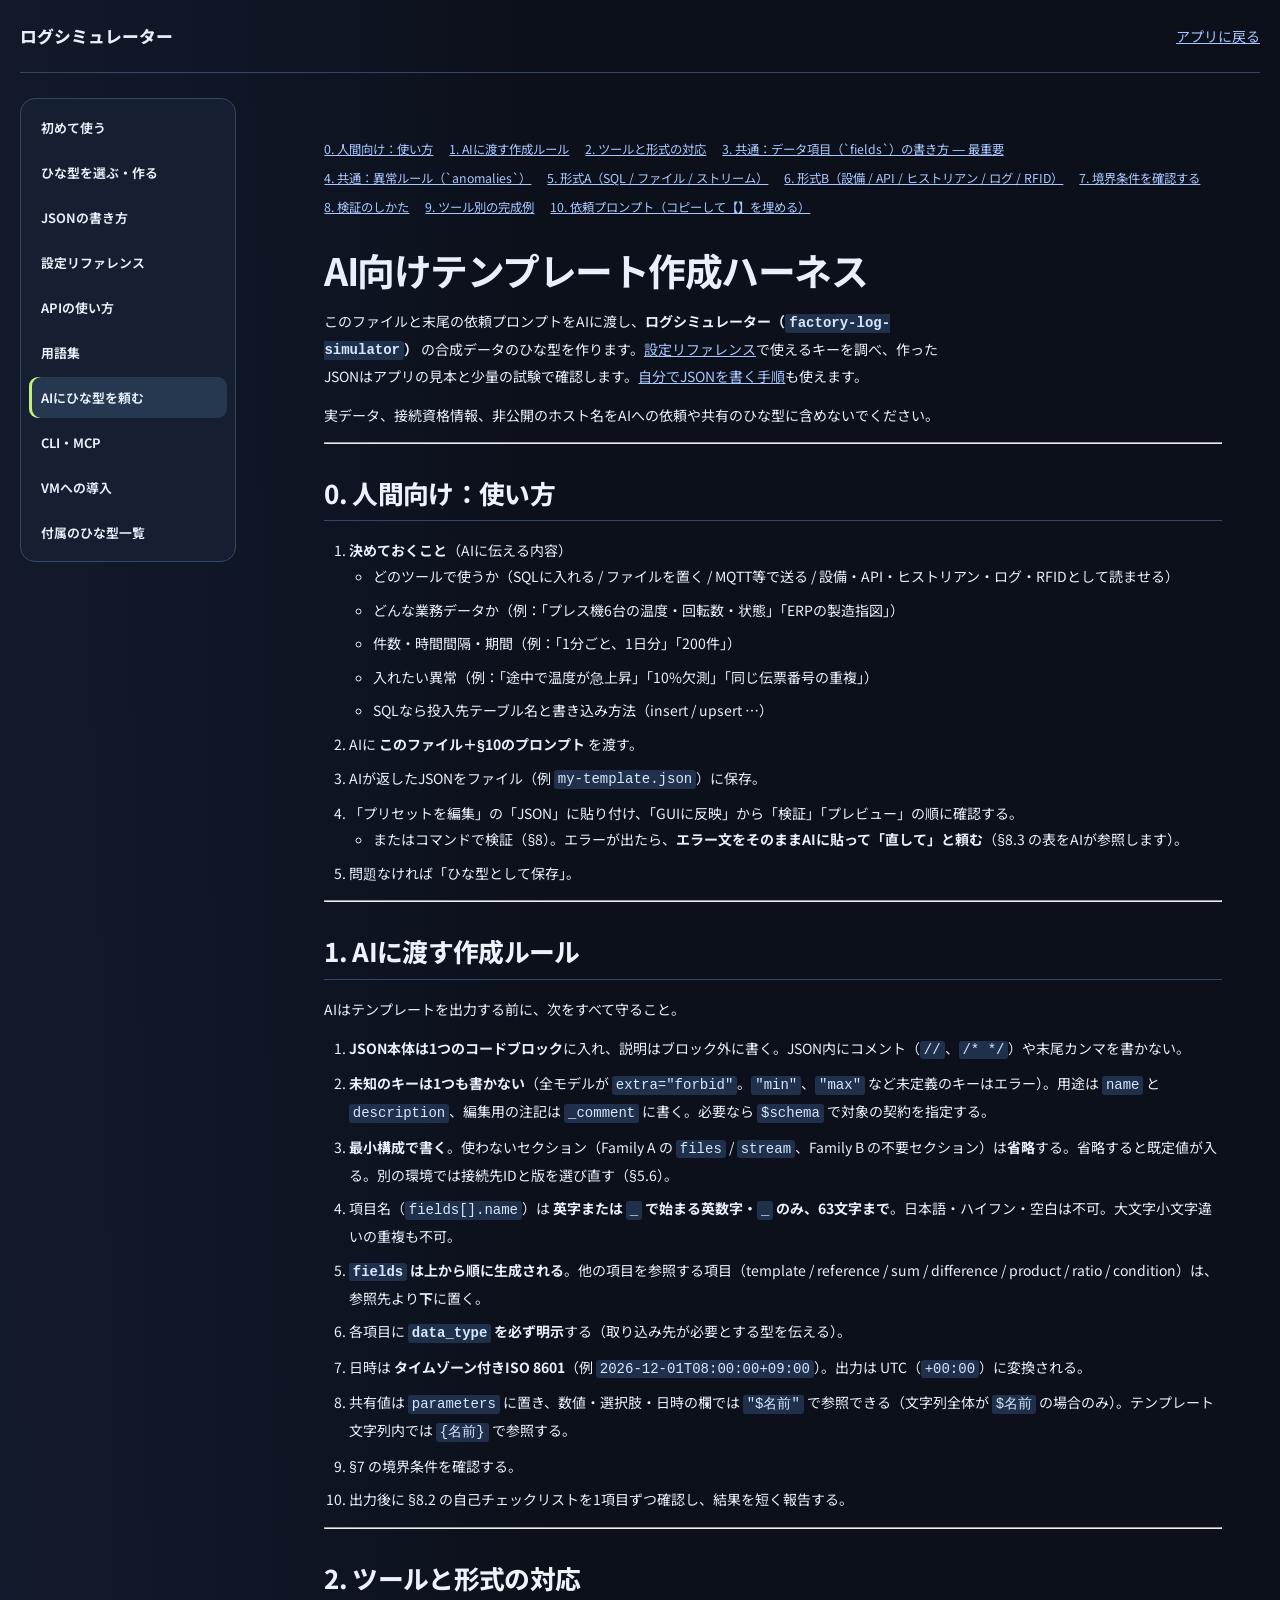
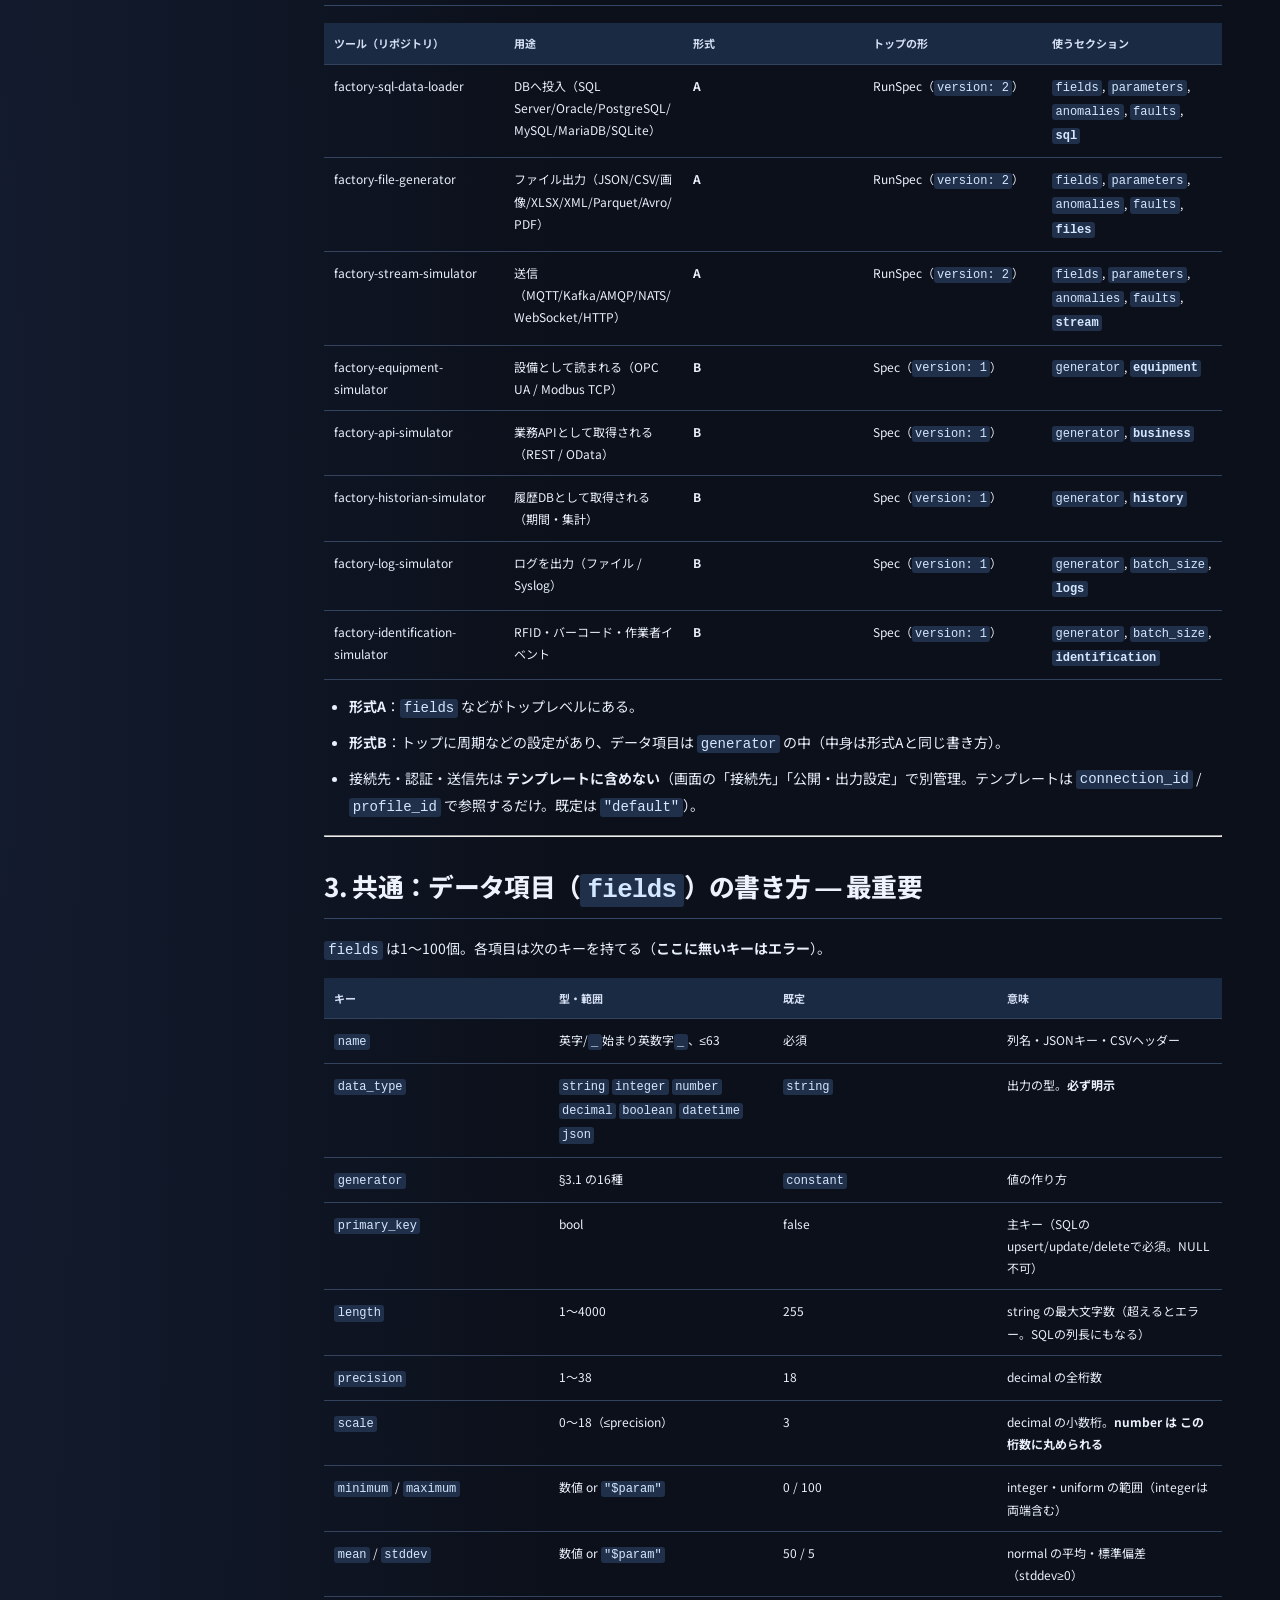
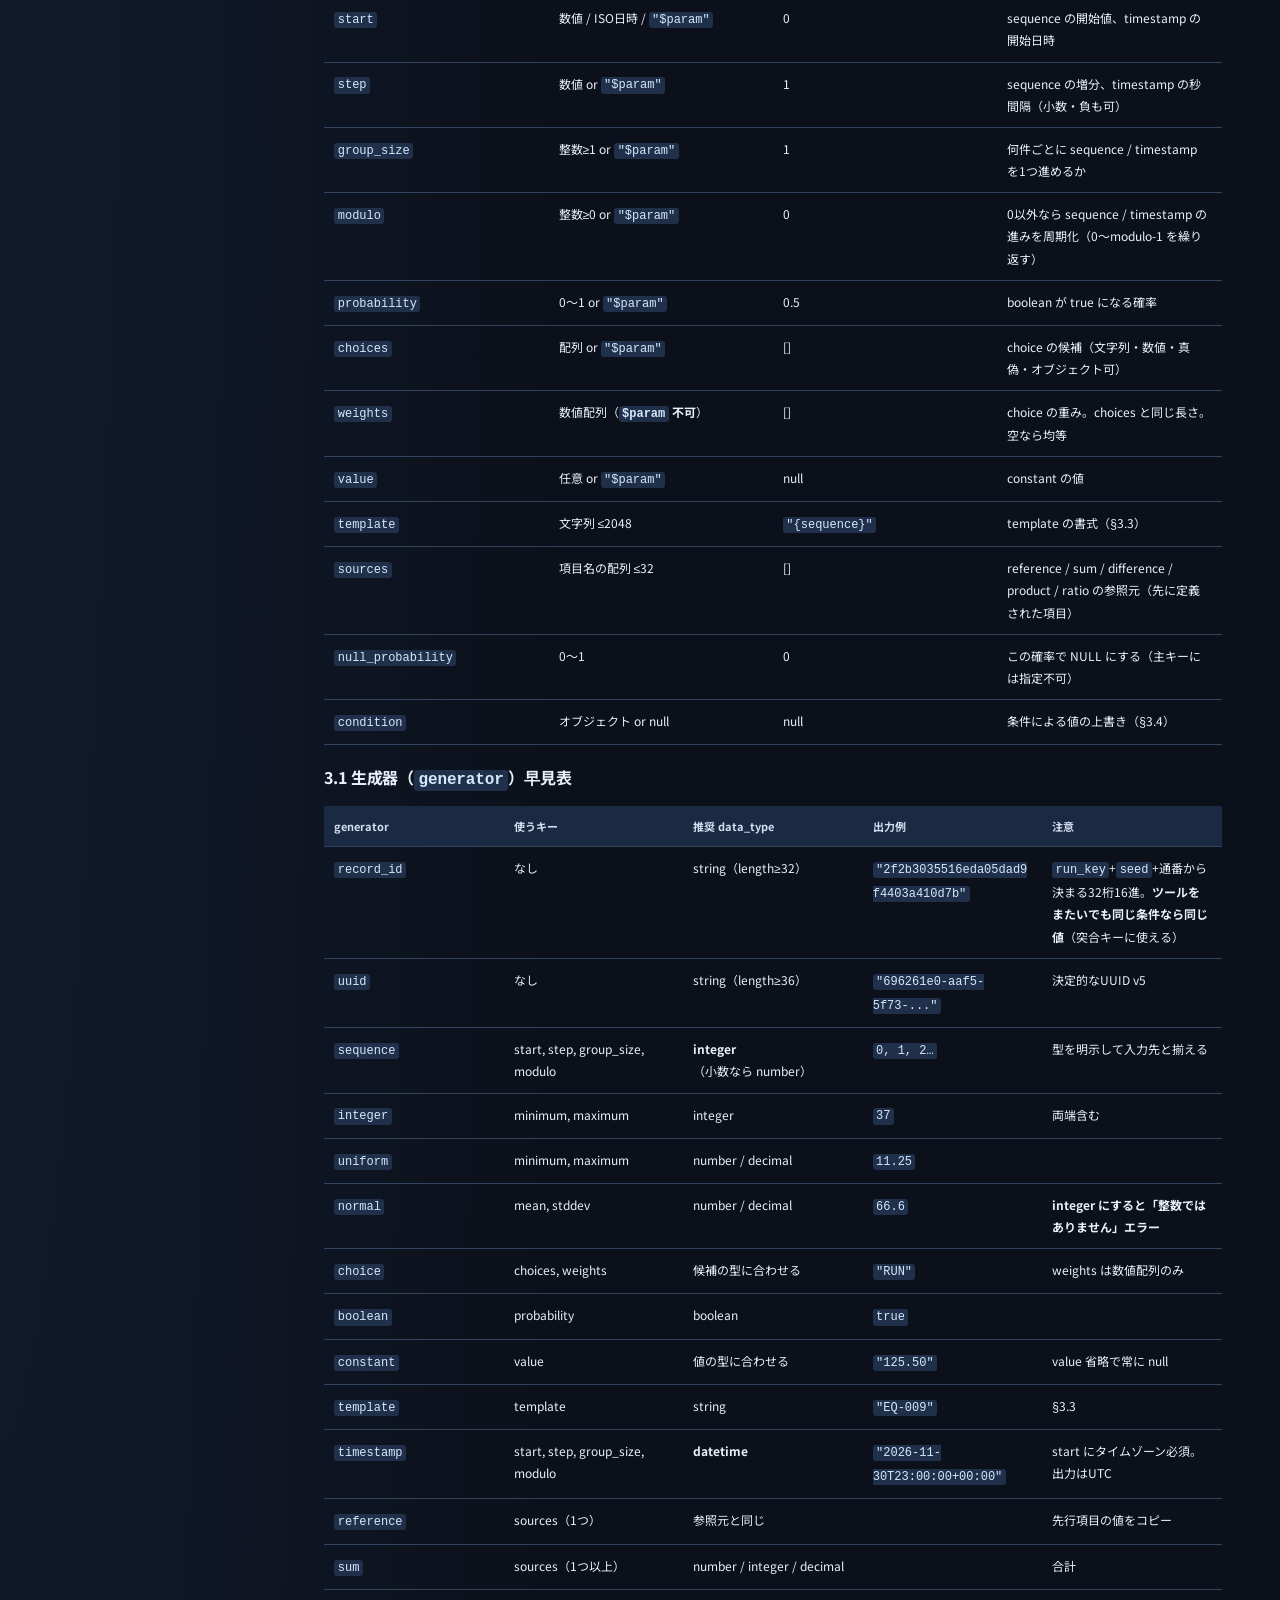
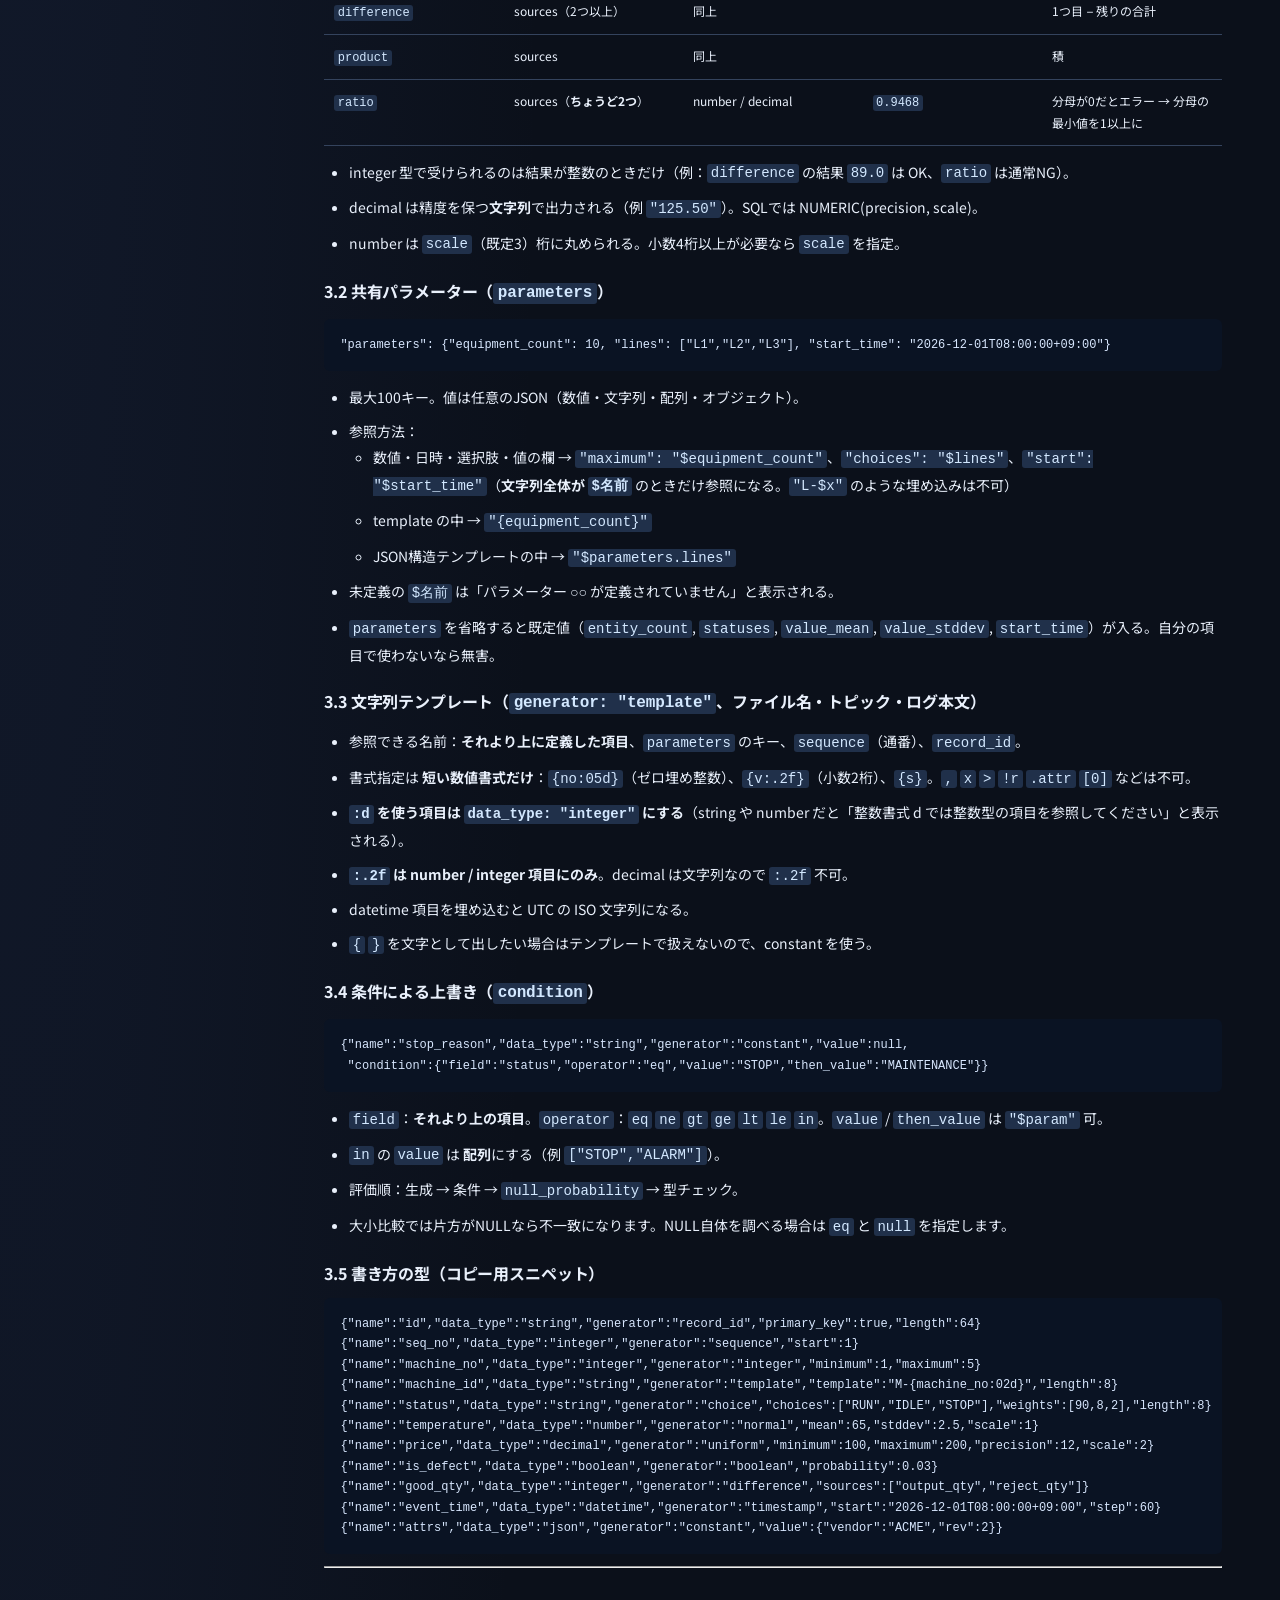
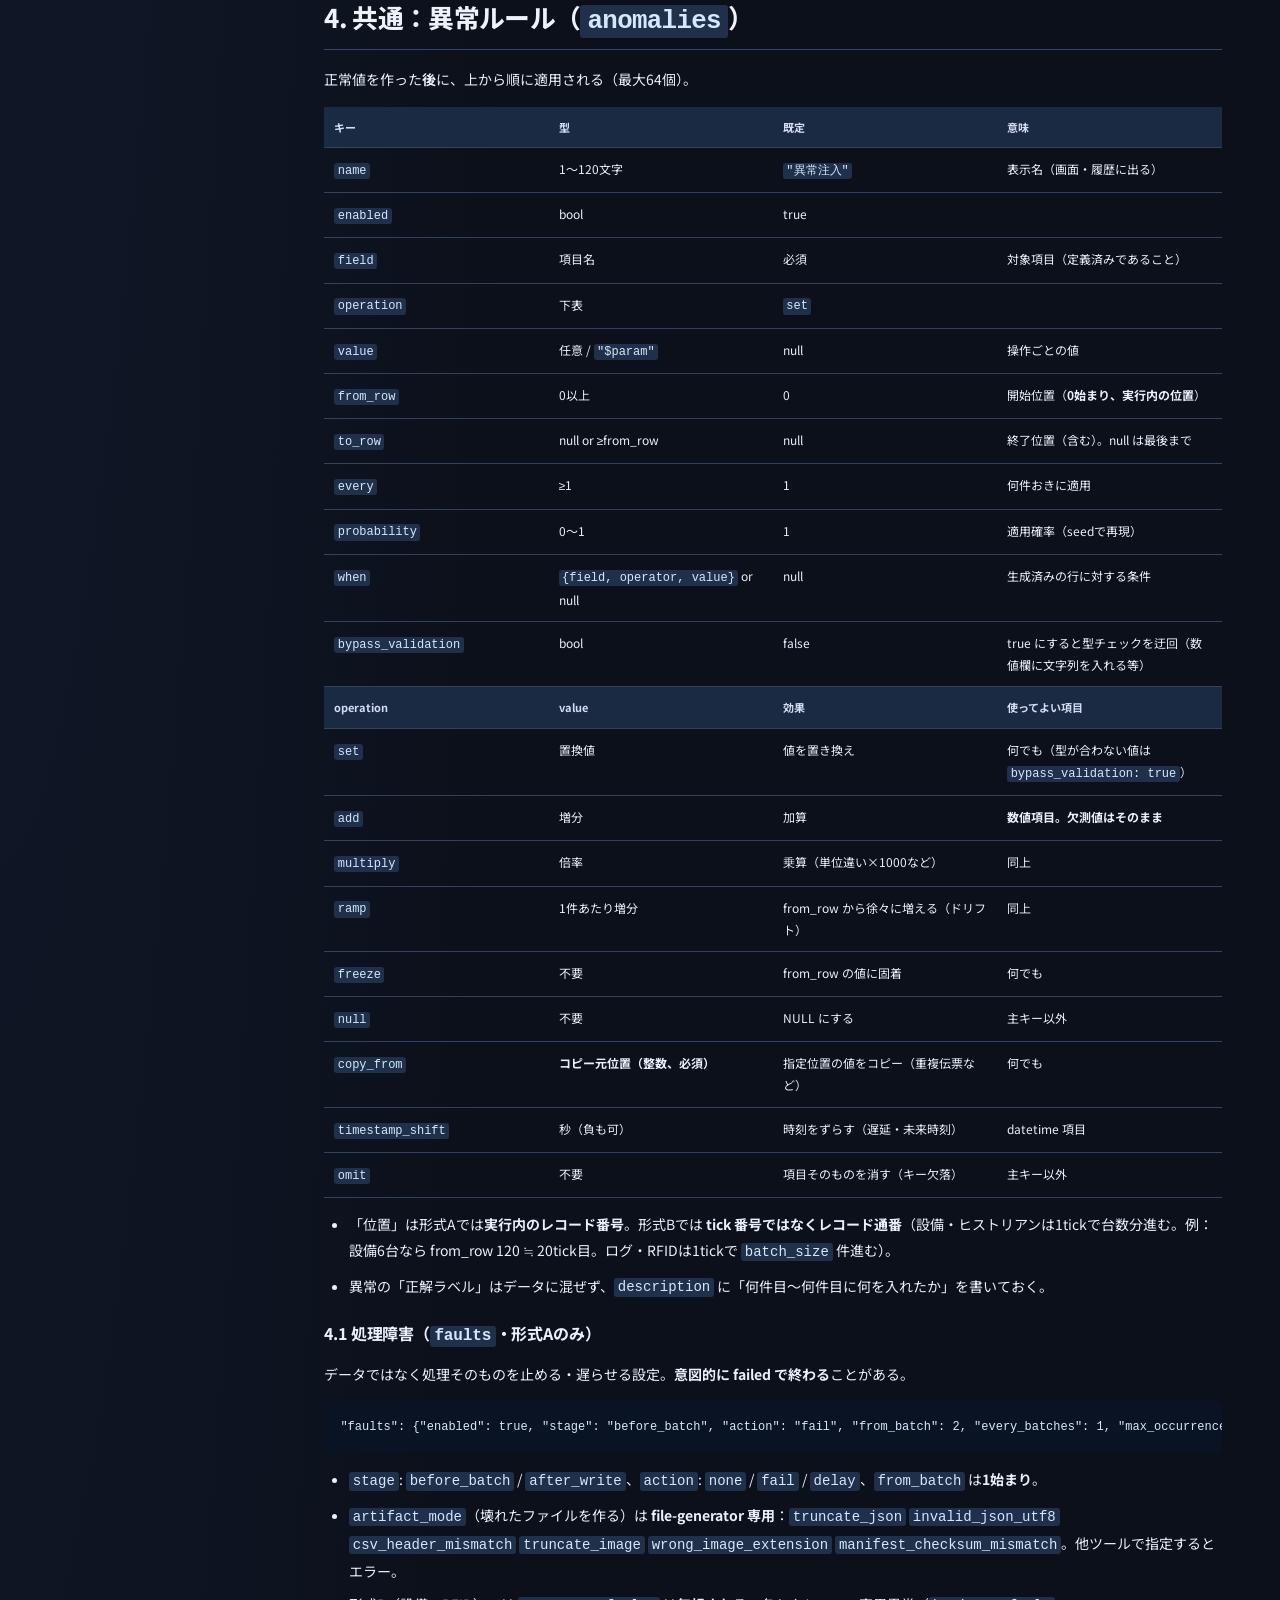
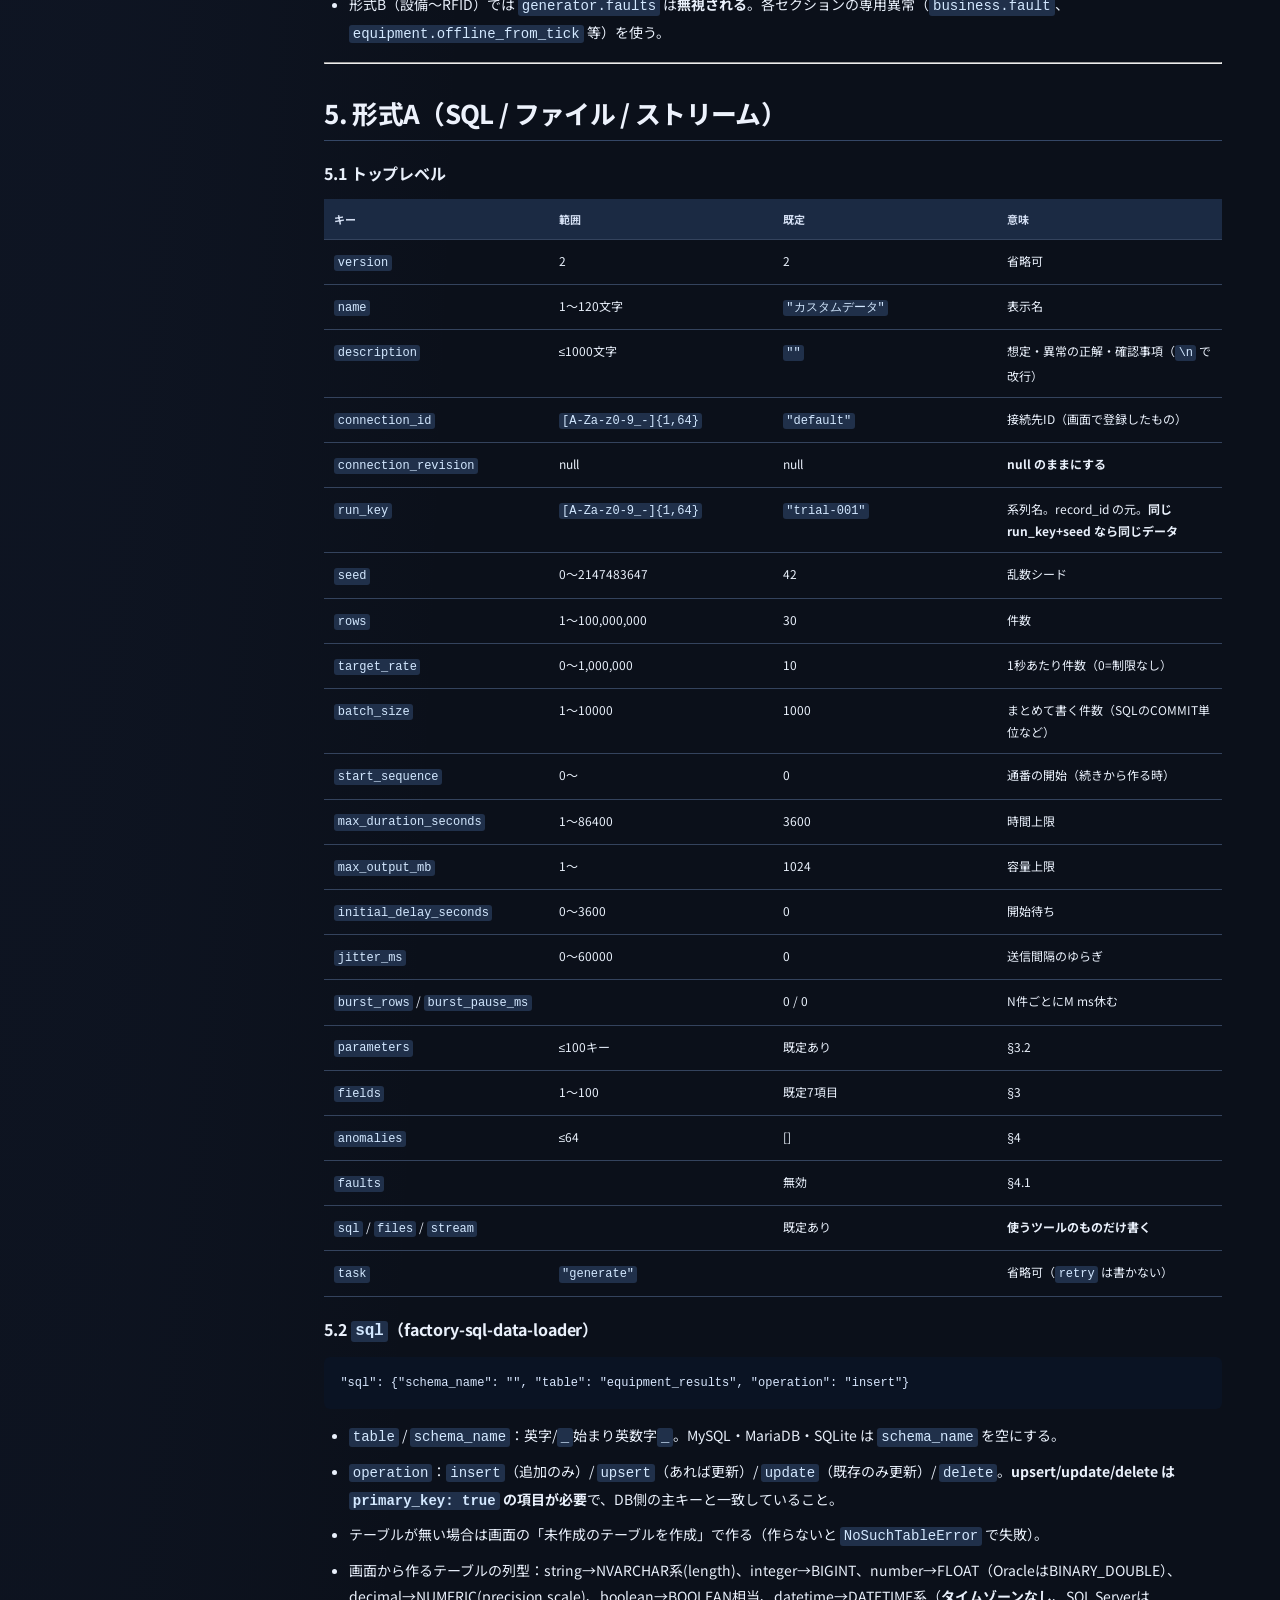
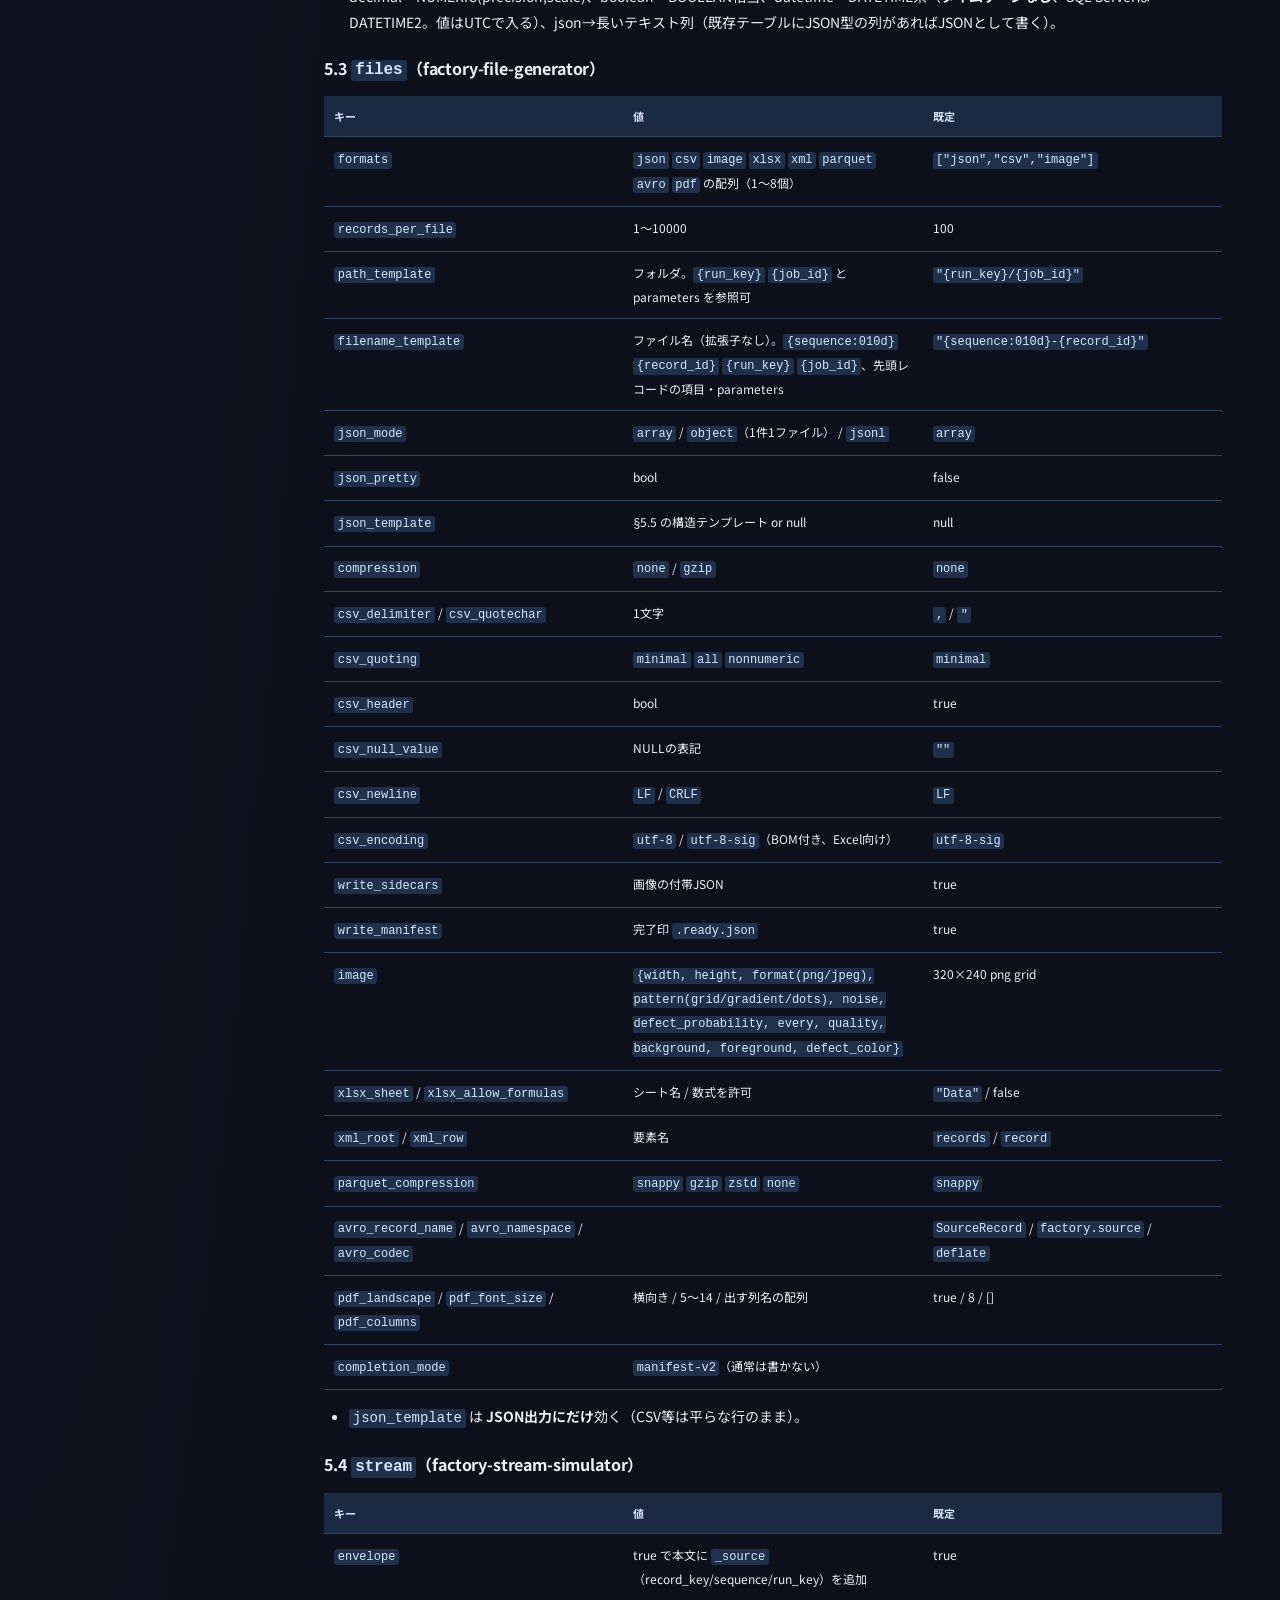
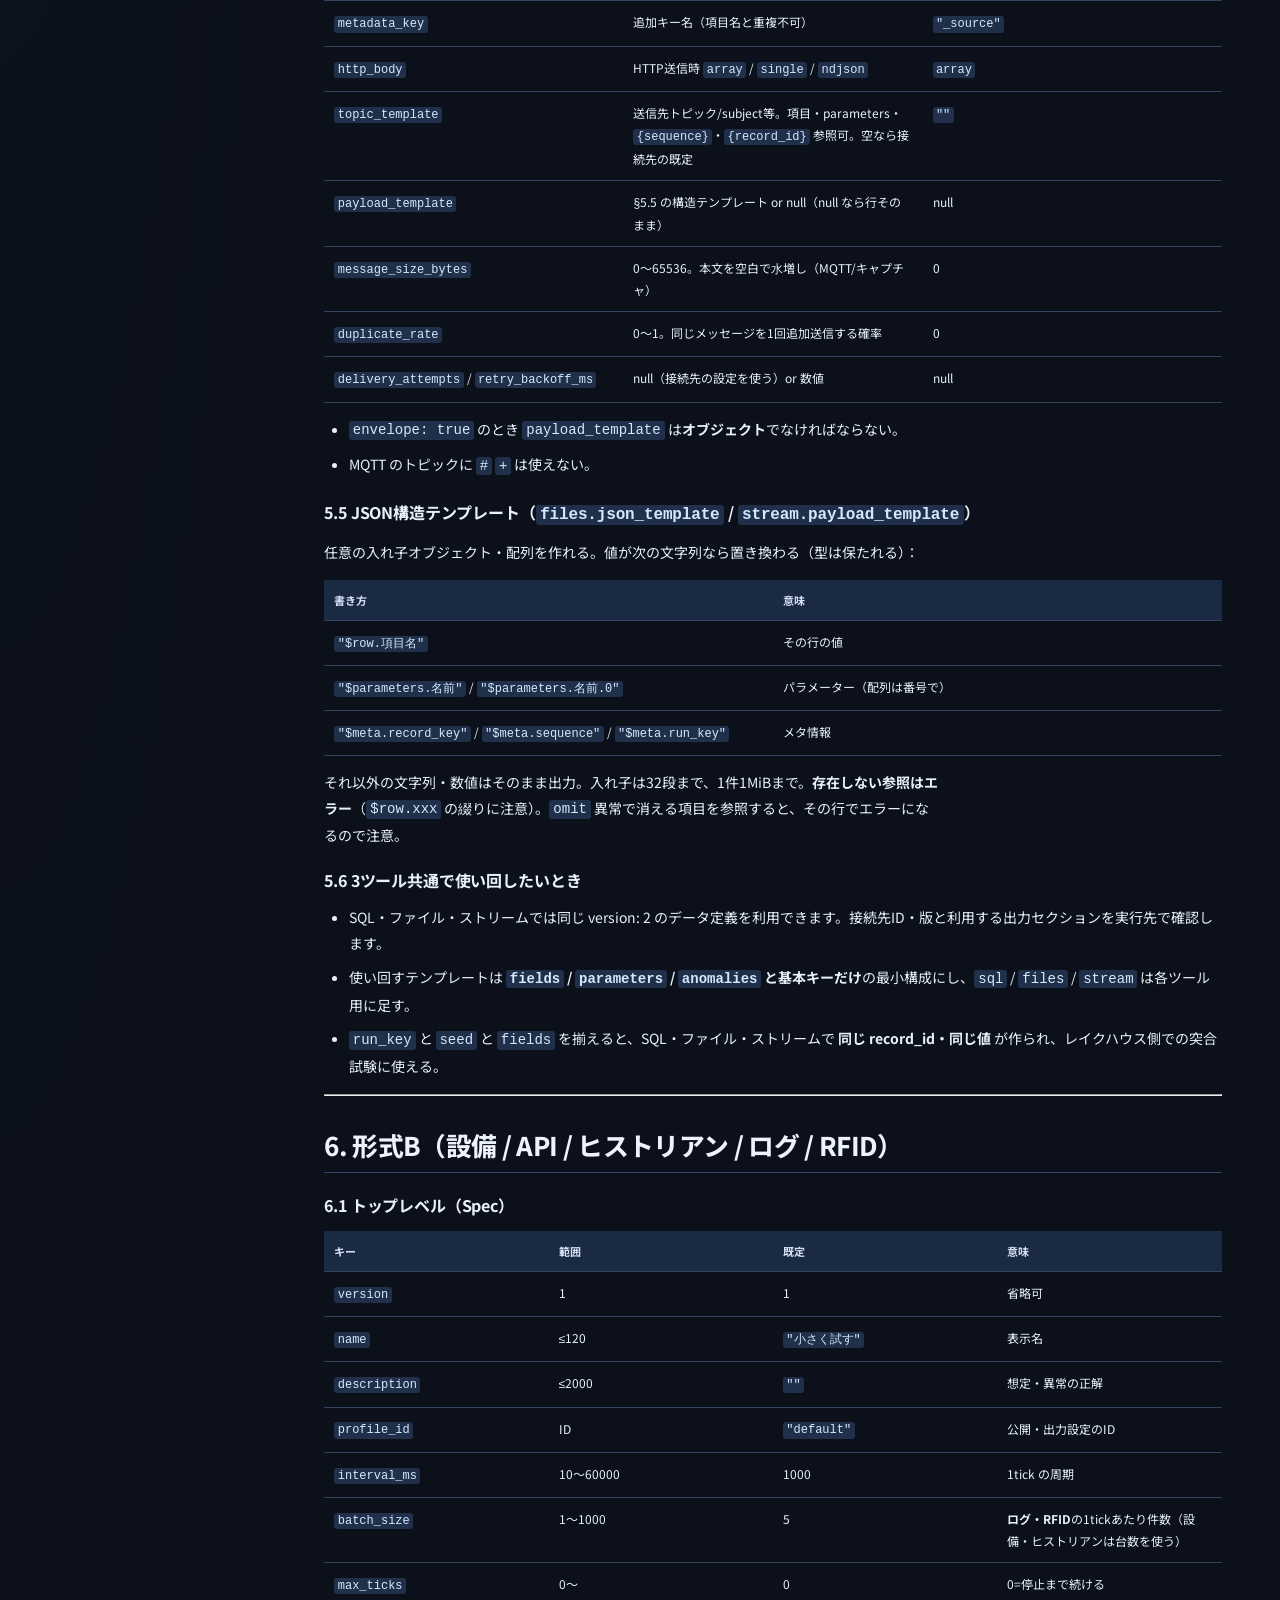
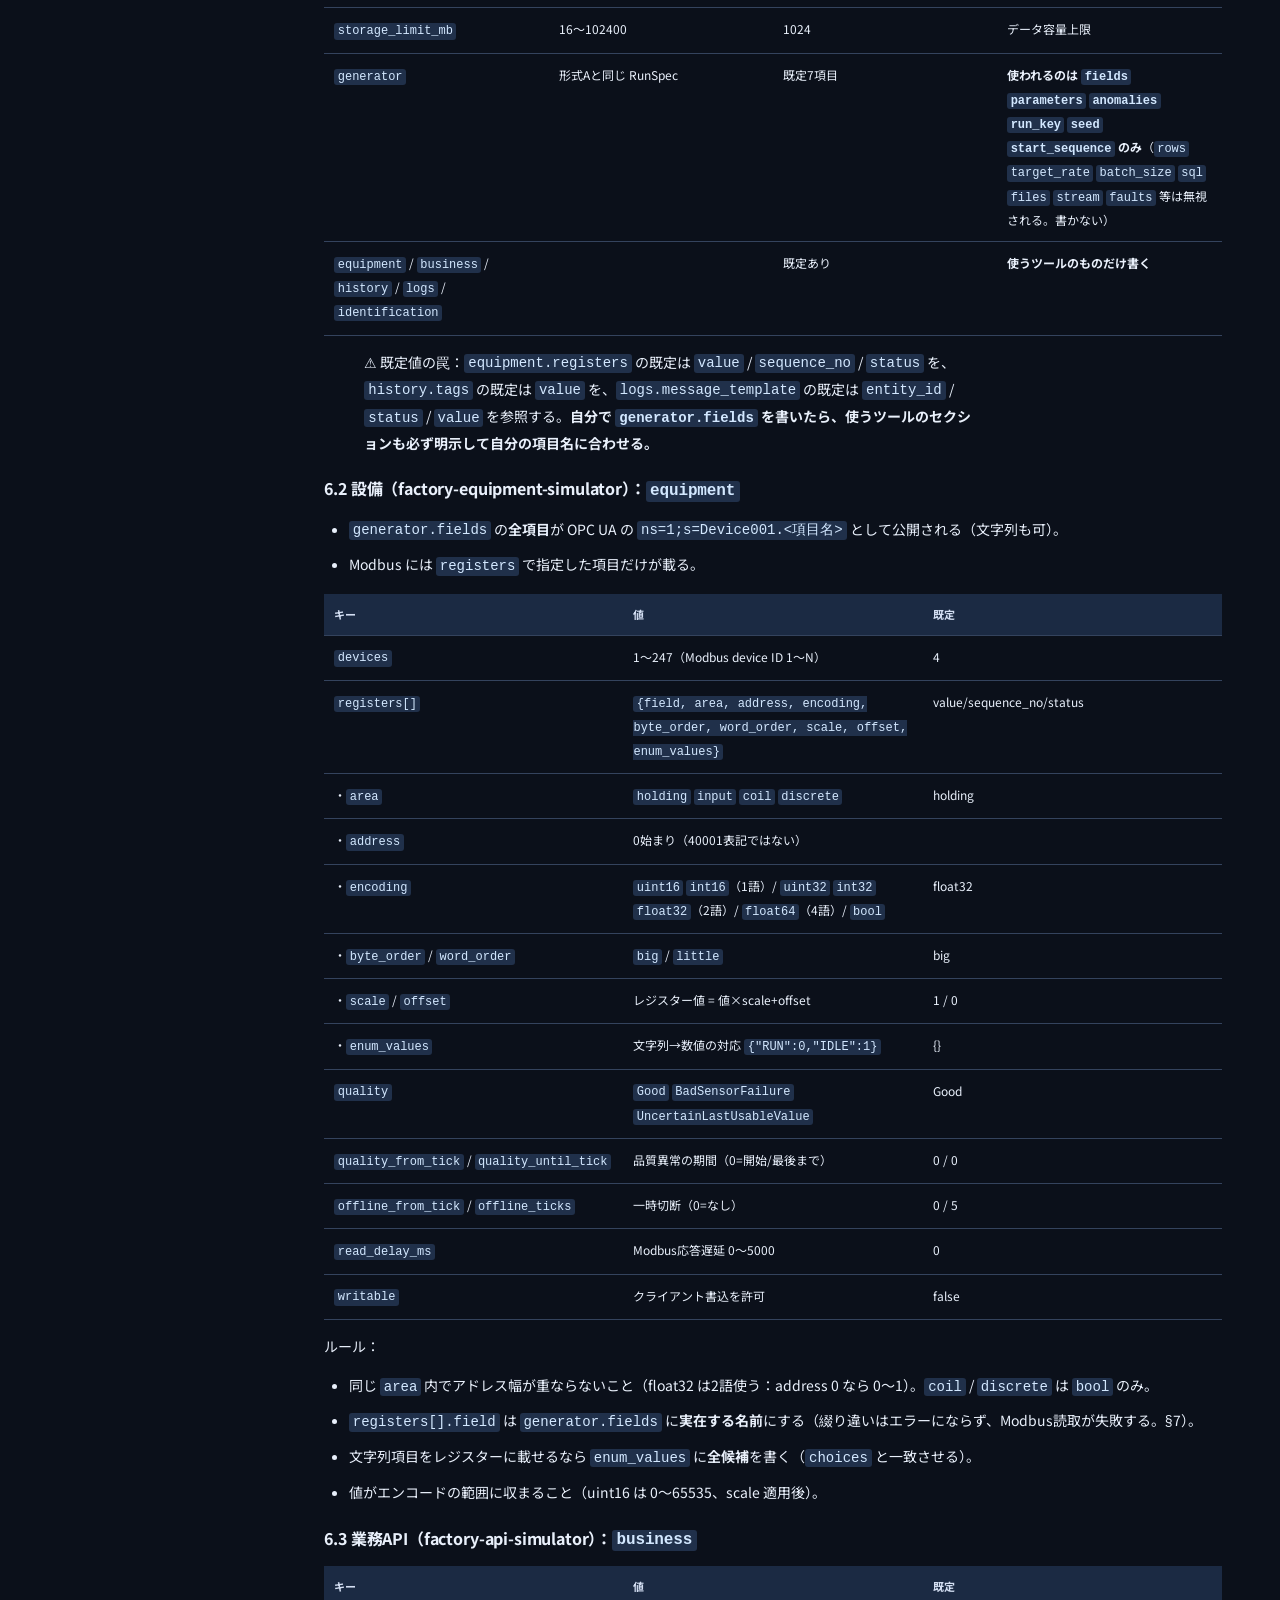
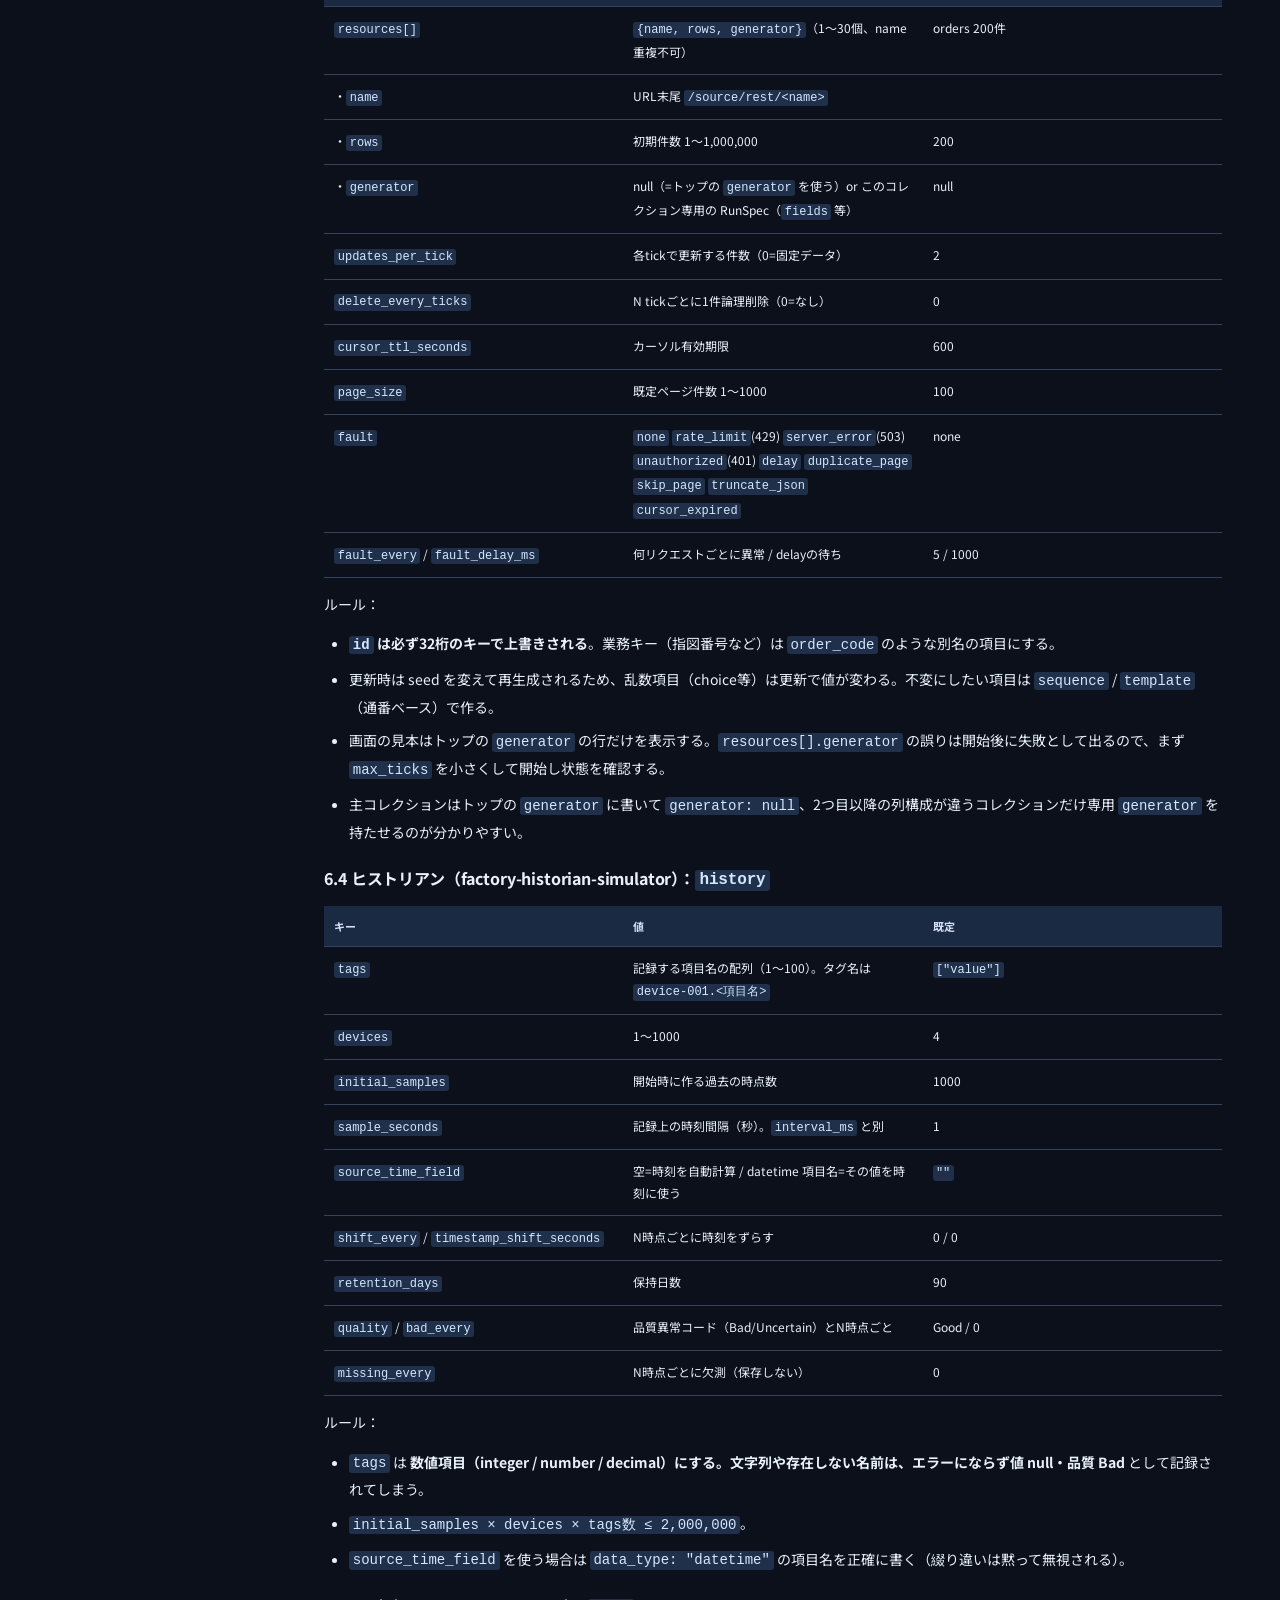
<file: docs/help-site/ai.html>
<!doctype html>
<html lang="ja">
<head>
  <meta charset="utf-8">
  <meta name="viewport" content="width=device-width, initial-scale=1">
  <title>AIにひな型を頼む | ログシミュレーター</title>
  <link rel="stylesheet" href="/static/style.css">
  <link rel="stylesheet" href="/static/help.css">
  <script src="/static/help.js" defer></script>
</head>
<body class="help-page">
  <a class="help-skip" href="#help-content">本文へ移動</a>
  <div class="help-top">
    <a class="help-home" href="/">ログシミュレーター</a>
    <a href="/">アプリに戻る</a>
  </div>
  <div class="help-layout">
    <nav class="help-nav" aria-label="ヘルプ"><a href="/help/index.html">初めて使う</a><a href="/help/presets.html">ひな型を選ぶ・作る</a><a href="/help/templates.html">JSONの書き方</a><a href="/help/settings.html">設定リファレンス</a><a href="/help/api.html">APIの使い方</a><a href="/help/glossary.html">用語集</a><a href="/help/ai.html" aria-current="page">AIにひな型を頼む</a><a href="/help/mcp.html">CLI・MCP</a><a href="/help/install.html">VMへの導入</a><a href="/help/catalog.html">付属のひな型一覧</a></nav>
    <main class="help-content" id="help-content">
      <nav class="help-outline" aria-label="このページ"><a href="#0-人間向け-使い方">0. 人間向け：使い方</a><a href="#1-aiに渡す作成ル-ル">1. AIに渡す作成ルール</a><a href="#2-ツ-ルと形式の対応">2. ツールと形式の対応</a><a href="#3-共通-デ-タ項目-fields-の書き方-最重要">3. 共通：データ項目（`fields`）の書き方 ― 最重要</a><a href="#4-共通-異常ル-ル-anomalies">4. 共通：異常ルール（`anomalies`）</a><a href="#5-形式a-sql-ファイル-ストリ-ム">5. 形式A（SQL / ファイル / ストリーム）</a><a href="#6-形式b-設備-api-ヒストリアン-ログ-rfid">6. 形式B（設備 / API / ヒストリアン / ログ / RFID）</a><a href="#7-境界条件を確認する">7. 境界条件を確認する</a><a href="#8-検証のしかた">8. 検証のしかた</a><a href="#9-ツ-ル別の完成例">9. ツール別の完成例</a><a href="#10-依頼プロンプト-コピ-して-を埋める">10. 依頼プロンプト（コピーして【】を埋める）</a></nav>
      <article><h1>AI向けテンプレート作成ハーネス</h1>
<p>このファイルと末尾の依頼プロンプトをAIに渡し、<strong>ログシミュレーター（<code>factory-log-simulator</code>）</strong> の合成データのひな型を作ります。<a href="/help/settings.html">設定リファレンス</a>で使えるキーを調べ、作ったJSONはアプリの見本と少量の試験で確認します。<a href="/help/templates.html">自分でJSONを書く手順</a>も使えます。</p>
<p>実データ、接続資格情報、非公開のホスト名をAIへの依頼や共有のひな型に含めないでください。</p>
<hr />
<h2 id="0-人間向け-使い方">0. 人間向け：使い方</h2>
<ol>
<li><strong>決めておくこと</strong>（AIに伝える内容）
<ul>
<li>どのツールで使うか（SQLに入れる / ファイルを置く / MQTT等で送る / 設備・API・ヒストリアン・ログ・RFIDとして読ませる）</li>
<li>どんな業務データか（例：「プレス機6台の温度・回転数・状態」「ERPの製造指図」）</li>
<li>件数・時間間隔・期間（例：「1分ごと、1日分」「200件」）</li>
<li>入れたい異常（例：「途中で温度が急上昇」「10%欠測」「同じ伝票番号の重複」）</li>
<li>SQLなら投入先テーブル名と書き込み方法（insert / upsert …）</li>
</ul>
</li>
<li>AIに <strong>このファイル＋§10のプロンプト</strong> を渡す。</li>
<li>AIが返したJSONをファイル（例 <code>my-template.json</code>）に保存。</li>
<li>「プリセットを編集」の「JSON」に貼り付け、「GUIに反映」から「検証」「プレビュー」の順に確認する。
<ul>
<li>またはコマンドで検証（§8）。エラーが出たら、<strong>エラー文をそのままAIに貼って「直して」と頼む</strong>（§8.3 の表をAIが参照します）。</li>
</ul>
</li>
<li>問題なければ「ひな型として保存」。</li>
</ol>
<hr />
<h2 id="1-aiに渡す作成ル-ル">1. AIに渡す作成ルール</h2>
<p>AIはテンプレートを出力する前に、次をすべて守ること。</p>
<ol>
<li><strong>JSON本体は1つのコードブロック</strong>に入れ、説明はブロック外に書く。JSON内にコメント（<code>//</code>、<code>/* */</code>）や末尾カンマを書かない。</li>
<li><strong>未知のキーは1つも書かない</strong>（全モデルが <code>extra=&quot;forbid&quot;</code>。<code>&quot;min&quot;</code>、<code>&quot;max&quot;</code> など未定義のキーはエラー）。用途は <code>name</code> と <code>description</code>、編集用の注記は <code>_comment</code> に書く。必要なら <code>$schema</code> で対象の契約を指定する。</li>
<li><strong>最小構成で書く</strong>。使わないセクション（Family A の <code>files</code> / <code>stream</code>、Family B の不要セクション）は<strong>省略</strong>する。省略すると既定値が入る。別の環境では接続先IDと版を選び直す（§5.6）。</li>
<li>項目名（<code>fields[].name</code>）は <strong>英字または <code>_</code> で始まる英数字・<code>_</code> のみ、63文字まで</strong>。日本語・ハイフン・空白は不可。大文字小文字違いの重複も不可。</li>
<li><strong><code>fields</code> は上から順に生成される</strong>。他の項目を参照する項目（template / reference / sum / difference / product / ratio / condition）は、参照先より<strong>下</strong>に置く。</li>
<li>各項目に <strong><code>data_type</code> を必ず明示</strong>する（取り込み先が必要とする型を伝える）。</li>
<li>日時は <strong>タイムゾーン付きISO 8601</strong>（例 <code>2026-12-01T08:00:00+09:00</code>）。出力は UTC（<code>+00:00</code>）に変換される。</li>
<li>共有値は <code>parameters</code> に置き、数値・選択肢・日時の欄では <code>&quot;$名前&quot;</code> で参照できる（文字列全体が <code>$名前</code> の場合のみ）。テンプレート文字列内では <code>{名前}</code> で参照する。</li>
<li>§7 の境界条件を確認する。</li>
<li>出力後に §8.2 の自己チェックリストを1項目ずつ確認し、結果を短く報告する。</li>
</ol>
<hr />
<h2 id="2-ツ-ルと形式の対応">2. ツールと形式の対応</h2>
<table>
<thead>
<tr>
<th>ツール（リポジトリ）</th>
<th>用途</th>
<th>形式</th>
<th>トップの形</th>
<th>使うセクション</th>
</tr>
</thead>
<tbody>
<tr>
<td>factory-sql-data-loader</td>
<td>DBへ投入（SQL Server/Oracle/PostgreSQL/MySQL/MariaDB/SQLite）</td>
<td><strong>A</strong></td>
<td>RunSpec（<code>version: 2</code>）</td>
<td><code>fields</code>, <code>parameters</code>, <code>anomalies</code>, <code>faults</code>, <strong><code>sql</code></strong></td>
</tr>
<tr>
<td>factory-file-generator</td>
<td>ファイル出力（JSON/CSV/画像/XLSX/XML/Parquet/Avro/PDF）</td>
<td><strong>A</strong></td>
<td>RunSpec（<code>version: 2</code>）</td>
<td><code>fields</code>, <code>parameters</code>, <code>anomalies</code>, <code>faults</code>, <strong><code>files</code></strong></td>
</tr>
<tr>
<td>factory-stream-simulator</td>
<td>送信（MQTT/Kafka/AMQP/NATS/WebSocket/HTTP）</td>
<td><strong>A</strong></td>
<td>RunSpec（<code>version: 2</code>）</td>
<td><code>fields</code>, <code>parameters</code>, <code>anomalies</code>, <code>faults</code>, <strong><code>stream</code></strong></td>
</tr>
<tr>
<td>factory-equipment-simulator</td>
<td>設備として読まれる（OPC UA / Modbus TCP）</td>
<td><strong>B</strong></td>
<td>Spec（<code>version: 1</code>）</td>
<td><code>generator</code>, <strong><code>equipment</code></strong></td>
</tr>
<tr>
<td>factory-api-simulator</td>
<td>業務APIとして取得される（REST / OData）</td>
<td><strong>B</strong></td>
<td>Spec（<code>version: 1</code>）</td>
<td><code>generator</code>, <strong><code>business</code></strong></td>
</tr>
<tr>
<td>factory-historian-simulator</td>
<td>履歴DBとして取得される（期間・集計）</td>
<td><strong>B</strong></td>
<td>Spec（<code>version: 1</code>）</td>
<td><code>generator</code>, <strong><code>history</code></strong></td>
</tr>
<tr>
<td>factory-log-simulator</td>
<td>ログを出力（ファイル / Syslog）</td>
<td><strong>B</strong></td>
<td>Spec（<code>version: 1</code>）</td>
<td><code>generator</code>, <code>batch_size</code>, <strong><code>logs</code></strong></td>
</tr>
<tr>
<td>factory-identification-simulator</td>
<td>RFID・バーコード・作業者イベント</td>
<td><strong>B</strong></td>
<td>Spec（<code>version: 1</code>）</td>
<td><code>generator</code>, <code>batch_size</code>, <strong><code>identification</code></strong></td>
</tr>
</tbody>
</table>
<ul>
<li><strong>形式A</strong>：<code>fields</code> などがトップレベルにある。</li>
<li><strong>形式B</strong>：トップに周期などの設定があり、データ項目は <code>generator</code> の中（中身は形式Aと同じ書き方）。</li>
<li>接続先・認証・送信先は <strong>テンプレートに含めない</strong>（画面の「接続先」「公開・出力設定」で別管理。テンプレートは <code>connection_id</code> / <code>profile_id</code> で参照するだけ。既定は <code>&quot;default&quot;</code>）。</li>
</ul>
<hr />
<h2 id="3-共通-デ-タ項目-fields-の書き方-最重要">3. 共通：データ項目（<code>fields</code>）の書き方 ― 最重要</h2>
<p><code>fields</code> は1〜100個。各項目は次のキーを持てる（<strong>ここに無いキーはエラー</strong>）。</p>
<table>
<thead>
<tr>
<th>キー</th>
<th>型・範囲</th>
<th>既定</th>
<th>意味</th>
</tr>
</thead>
<tbody>
<tr>
<td><code>name</code></td>
<td>英字/<code>_</code>始まり英数字<code>_</code>、≤63</td>
<td>必須</td>
<td>列名・JSONキー・CSVヘッダー</td>
</tr>
<tr>
<td><code>data_type</code></td>
<td><code>string</code> <code>integer</code> <code>number</code> <code>decimal</code> <code>boolean</code> <code>datetime</code> <code>json</code></td>
<td><code>string</code></td>
<td>出力の型。<strong>必ず明示</strong></td>
</tr>
<tr>
<td><code>generator</code></td>
<td>§3.1 の16種</td>
<td><code>constant</code></td>
<td>値の作り方</td>
</tr>
<tr>
<td><code>primary_key</code></td>
<td>bool</td>
<td>false</td>
<td>主キー（SQLのupsert/update/deleteで必須。NULL不可）</td>
</tr>
<tr>
<td><code>length</code></td>
<td>1〜4000</td>
<td>255</td>
<td>string の最大文字数（超えるとエラー。SQLの列長にもなる）</td>
</tr>
<tr>
<td><code>precision</code></td>
<td>1〜38</td>
<td>18</td>
<td>decimal の全桁数</td>
</tr>
<tr>
<td><code>scale</code></td>
<td>0〜18（≤precision）</td>
<td>3</td>
<td>decimal の小数桁。<strong>number は この桁数に丸められる</strong></td>
</tr>
<tr>
<td><code>minimum</code> / <code>maximum</code></td>
<td>数値 or <code>&quot;$param&quot;</code></td>
<td>0 / 100</td>
<td>integer・uniform の範囲（integerは両端含む）</td>
</tr>
<tr>
<td><code>mean</code> / <code>stddev</code></td>
<td>数値 or <code>&quot;$param&quot;</code></td>
<td>50 / 5</td>
<td>normal の平均・標準偏差（stddev≥0）</td>
</tr>
<tr>
<td><code>start</code></td>
<td>数値 / ISO日時 / <code>&quot;$param&quot;</code></td>
<td>0</td>
<td>sequence の開始値、timestamp の開始日時</td>
</tr>
<tr>
<td><code>step</code></td>
<td>数値 or <code>&quot;$param&quot;</code></td>
<td>1</td>
<td>sequence の増分、timestamp の秒間隔（小数・負も可）</td>
</tr>
<tr>
<td><code>group_size</code></td>
<td>整数≥1 or <code>&quot;$param&quot;</code></td>
<td>1</td>
<td>何件ごとに sequence / timestamp を1つ進めるか</td>
</tr>
<tr>
<td><code>modulo</code></td>
<td>整数≥0 or <code>&quot;$param&quot;</code></td>
<td>0</td>
<td>0以外なら sequence / timestamp の進みを周期化（0〜modulo-1 を繰り返す）</td>
</tr>
<tr>
<td><code>probability</code></td>
<td>0〜1 or <code>&quot;$param&quot;</code></td>
<td>0.5</td>
<td>boolean が true になる確率</td>
</tr>
<tr>
<td><code>choices</code></td>
<td>配列 or <code>&quot;$param&quot;</code></td>
<td>[]</td>
<td>choice の候補（文字列・数値・真偽・オブジェクト可）</td>
</tr>
<tr>
<td><code>weights</code></td>
<td>数値配列（<strong><code>$param</code> 不可</strong>）</td>
<td>[]</td>
<td>choice の重み。choices と同じ長さ。空なら均等</td>
</tr>
<tr>
<td><code>value</code></td>
<td>任意 or <code>&quot;$param&quot;</code></td>
<td>null</td>
<td>constant の値</td>
</tr>
<tr>
<td><code>template</code></td>
<td>文字列 ≤2048</td>
<td><code>&quot;{sequence}&quot;</code></td>
<td>template の書式（§3.3）</td>
</tr>
<tr>
<td><code>sources</code></td>
<td>項目名の配列 ≤32</td>
<td>[]</td>
<td>reference / sum / difference / product / ratio の参照元（先に定義された項目）</td>
</tr>
<tr>
<td><code>null_probability</code></td>
<td>0〜1</td>
<td>0</td>
<td>この確率で NULL にする（主キーには指定不可）</td>
</tr>
<tr>
<td><code>condition</code></td>
<td>オブジェクト or null</td>
<td>null</td>
<td>条件による値の上書き（§3.4）</td>
</tr>
</tbody>
</table>
<h3 id="3-1-生成器-generator-早見表">3.1 生成器（<code>generator</code>）早見表</h3>
<table>
<thead>
<tr>
<th>generator</th>
<th>使うキー</th>
<th>推奨 data_type</th>
<th>出力例</th>
<th>注意</th>
</tr>
</thead>
<tbody>
<tr>
<td><code>record_id</code></td>
<td>なし</td>
<td>string（length≥32）</td>
<td><code>&quot;2f2b3035516eda05dad9f4403a410d7b&quot;</code></td>
<td><code>run_key</code>+<code>seed</code>+通番から決まる32桁16進。<strong>ツールをまたいでも同じ条件なら同じ値</strong>（突合キーに使える）</td>
</tr>
<tr>
<td><code>uuid</code></td>
<td>なし</td>
<td>string（length≥36）</td>
<td><code>&quot;696261e0-aaf5-5f73-...&quot;</code></td>
<td>決定的なUUID v5</td>
</tr>
<tr>
<td><code>sequence</code></td>
<td>start, step, group_size, modulo</td>
<td><strong>integer</strong>（小数なら number）</td>
<td><code>0, 1, 2…</code></td>
<td>型を明示して入力先と揃える</td>
</tr>
<tr>
<td><code>integer</code></td>
<td>minimum, maximum</td>
<td>integer</td>
<td><code>37</code></td>
<td>両端含む</td>
</tr>
<tr>
<td><code>uniform</code></td>
<td>minimum, maximum</td>
<td>number / decimal</td>
<td><code>11.25</code></td>
<td></td>
</tr>
<tr>
<td><code>normal</code></td>
<td>mean, stddev</td>
<td>number / decimal</td>
<td><code>66.6</code></td>
<td><strong>integer にすると「整数ではありません」エラー</strong></td>
</tr>
<tr>
<td><code>choice</code></td>
<td>choices, weights</td>
<td>候補の型に合わせる</td>
<td><code>&quot;RUN&quot;</code></td>
<td>weights は数値配列のみ</td>
</tr>
<tr>
<td><code>boolean</code></td>
<td>probability</td>
<td>boolean</td>
<td><code>true</code></td>
<td></td>
</tr>
<tr>
<td><code>constant</code></td>
<td>value</td>
<td>値の型に合わせる</td>
<td><code>&quot;125.50&quot;</code></td>
<td>value 省略で常に null</td>
</tr>
<tr>
<td><code>template</code></td>
<td>template</td>
<td>string</td>
<td><code>&quot;EQ-009&quot;</code></td>
<td>§3.3</td>
</tr>
<tr>
<td><code>timestamp</code></td>
<td>start, step, group_size, modulo</td>
<td><strong>datetime</strong></td>
<td><code>&quot;2026-11-30T23:00:00+00:00&quot;</code></td>
<td>start にタイムゾーン必須。出力はUTC</td>
</tr>
<tr>
<td><code>reference</code></td>
<td>sources（1つ）</td>
<td>参照元と同じ</td>
<td></td>
<td>先行項目の値をコピー</td>
</tr>
<tr>
<td><code>sum</code></td>
<td>sources（1つ以上）</td>
<td>number / integer / decimal</td>
<td></td>
<td>合計</td>
</tr>
<tr>
<td><code>difference</code></td>
<td>sources（2つ以上）</td>
<td>同上</td>
<td></td>
<td>1つ目 − 残りの合計</td>
</tr>
<tr>
<td><code>product</code></td>
<td>sources</td>
<td>同上</td>
<td></td>
<td>積</td>
</tr>
<tr>
<td><code>ratio</code></td>
<td>sources（<strong>ちょうど2つ</strong>）</td>
<td>number / decimal</td>
<td><code>0.9468</code></td>
<td>分母が0だとエラー → 分母の最小値を1以上に</td>
</tr>
</tbody>
</table>
<ul>
<li>integer 型で受けられるのは結果が整数のときだけ（例：<code>difference</code> の結果 <code>89.0</code> は OK、<code>ratio</code> は通常NG）。</li>
<li>decimal は精度を保つ<strong>文字列</strong>で出力される（例 <code>&quot;125.50&quot;</code>）。SQLでは NUMERIC(precision, scale)。</li>
<li>number は <code>scale</code>（既定3）桁に丸められる。小数4桁以上が必要なら <code>scale</code> を指定。</li>
</ul>
<h3 id="3-2-共有パラメ-タ-parameters">3.2 共有パラメーター（<code>parameters</code>）</h3>
<pre><code class="language-json">&quot;parameters&quot;: {&quot;equipment_count&quot;: 10, &quot;lines&quot;: [&quot;L1&quot;,&quot;L2&quot;,&quot;L3&quot;], &quot;start_time&quot;: &quot;2026-12-01T08:00:00+09:00&quot;}
</code></pre>
<ul>
<li>最大100キー。値は任意のJSON（数値・文字列・配列・オブジェクト）。</li>
<li>参照方法：
<ul>
<li>数値・日時・選択肢・値の欄 → <code>&quot;maximum&quot;: &quot;$equipment_count&quot;</code>、<code>&quot;choices&quot;: &quot;$lines&quot;</code>、<code>&quot;start&quot;: &quot;$start_time&quot;</code>（<strong>文字列全体が <code>$名前</code></strong> のときだけ参照になる。<code>&quot;L-$x&quot;</code> のような埋め込みは不可）</li>
<li>template の中 → <code>&quot;{equipment_count}&quot;</code></li>
<li>JSON構造テンプレートの中 → <code>&quot;$parameters.lines&quot;</code></li>
</ul>
</li>
<li>未定義の <code>$名前</code> は「パラメーター ○○ が定義されていません」と表示される。</li>
<li><code>parameters</code> を省略すると既定値（<code>entity_count</code>, <code>statuses</code>, <code>value_mean</code>, <code>value_stddev</code>, <code>start_time</code>）が入る。自分の項目で使わないなら無害。</li>
</ul>
<h3 id="3-3-文字列テンプレ-ト-generator-template-ファイル名-トピック-ログ本文">3.3 文字列テンプレート（<code>generator: &quot;template&quot;</code>、ファイル名・トピック・ログ本文）</h3>
<ul>
<li>参照できる名前：<strong>それより上に定義した項目</strong>、<code>parameters</code> のキー、<code>sequence</code>（通番）、<code>record_id</code>。</li>
<li>書式指定は <strong>短い数値書式だけ</strong>：<code>{no:05d}</code>（ゼロ埋め整数）、<code>{v:.2f}</code>（小数2桁）、<code>{s}</code>。<code>,</code> <code>x</code> <code>&gt;</code> <code>!r</code> <code>.attr</code> <code>[0]</code> などは不可。</li>
<li><strong><code>:d</code> を使う項目は <code>data_type: &quot;integer&quot;</code> にする</strong>（string や number だと「整数書式 d では整数型の項目を参照してください」と表示される）。</li>
<li><strong><code>:.2f</code> は number / integer 項目にのみ</strong>。decimal は文字列なので <code>:.2f</code> 不可。</li>
<li>datetime 項目を埋め込むと UTC の ISO 文字列になる。</li>
<li><code>{</code> <code>}</code> を文字として出したい場合はテンプレートで扱えないので、constant を使う。</li>
</ul>
<h3 id="3-4-条件による上書き-condition">3.4 条件による上書き（<code>condition</code>）</h3>
<pre><code class="language-json">{&quot;name&quot;:&quot;stop_reason&quot;,&quot;data_type&quot;:&quot;string&quot;,&quot;generator&quot;:&quot;constant&quot;,&quot;value&quot;:null,
 &quot;condition&quot;:{&quot;field&quot;:&quot;status&quot;,&quot;operator&quot;:&quot;eq&quot;,&quot;value&quot;:&quot;STOP&quot;,&quot;then_value&quot;:&quot;MAINTENANCE&quot;}}
</code></pre>
<ul>
<li><code>field</code>：<strong>それより上の項目</strong>。<code>operator</code>：<code>eq</code> <code>ne</code> <code>gt</code> <code>ge</code> <code>lt</code> <code>le</code> <code>in</code>。<code>value</code> / <code>then_value</code> は <code>&quot;$param&quot;</code> 可。</li>
<li><code>in</code> の <code>value</code> は <strong>配列</strong>にする（例 <code>[&quot;STOP&quot;,&quot;ALARM&quot;]</code>）。</li>
<li>評価順：生成 → 条件 → <code>null_probability</code> → 型チェック。</li>
<li>大小比較では片方がNULLなら不一致になります。NULL自体を調べる場合は <code>eq</code> と <code>null</code> を指定します。</li>
</ul>
<h3 id="3-5-書き方の型-コピ-用スニペット">3.5 書き方の型（コピー用スニペット）</h3>
<pre><code class="language-json">{&quot;name&quot;:&quot;id&quot;,&quot;data_type&quot;:&quot;string&quot;,&quot;generator&quot;:&quot;record_id&quot;,&quot;primary_key&quot;:true,&quot;length&quot;:64}
{&quot;name&quot;:&quot;seq_no&quot;,&quot;data_type&quot;:&quot;integer&quot;,&quot;generator&quot;:&quot;sequence&quot;,&quot;start&quot;:1}
{&quot;name&quot;:&quot;machine_no&quot;,&quot;data_type&quot;:&quot;integer&quot;,&quot;generator&quot;:&quot;integer&quot;,&quot;minimum&quot;:1,&quot;maximum&quot;:5}
{&quot;name&quot;:&quot;machine_id&quot;,&quot;data_type&quot;:&quot;string&quot;,&quot;generator&quot;:&quot;template&quot;,&quot;template&quot;:&quot;M-{machine_no:02d}&quot;,&quot;length&quot;:8}
{&quot;name&quot;:&quot;status&quot;,&quot;data_type&quot;:&quot;string&quot;,&quot;generator&quot;:&quot;choice&quot;,&quot;choices&quot;:[&quot;RUN&quot;,&quot;IDLE&quot;,&quot;STOP&quot;],&quot;weights&quot;:[90,8,2],&quot;length&quot;:8}
{&quot;name&quot;:&quot;temperature&quot;,&quot;data_type&quot;:&quot;number&quot;,&quot;generator&quot;:&quot;normal&quot;,&quot;mean&quot;:65,&quot;stddev&quot;:2.5,&quot;scale&quot;:1}
{&quot;name&quot;:&quot;price&quot;,&quot;data_type&quot;:&quot;decimal&quot;,&quot;generator&quot;:&quot;uniform&quot;,&quot;minimum&quot;:100,&quot;maximum&quot;:200,&quot;precision&quot;:12,&quot;scale&quot;:2}
{&quot;name&quot;:&quot;is_defect&quot;,&quot;data_type&quot;:&quot;boolean&quot;,&quot;generator&quot;:&quot;boolean&quot;,&quot;probability&quot;:0.03}
{&quot;name&quot;:&quot;good_qty&quot;,&quot;data_type&quot;:&quot;integer&quot;,&quot;generator&quot;:&quot;difference&quot;,&quot;sources&quot;:[&quot;output_qty&quot;,&quot;reject_qty&quot;]}
{&quot;name&quot;:&quot;event_time&quot;,&quot;data_type&quot;:&quot;datetime&quot;,&quot;generator&quot;:&quot;timestamp&quot;,&quot;start&quot;:&quot;2026-12-01T08:00:00+09:00&quot;,&quot;step&quot;:60}
{&quot;name&quot;:&quot;attrs&quot;,&quot;data_type&quot;:&quot;json&quot;,&quot;generator&quot;:&quot;constant&quot;,&quot;value&quot;:{&quot;vendor&quot;:&quot;ACME&quot;,&quot;rev&quot;:2}}
</code></pre>
<hr />
<h2 id="4-共通-異常ル-ル-anomalies">4. 共通：異常ルール（<code>anomalies</code>）</h2>
<p>正常値を作った<strong>後</strong>に、上から順に適用される（最大64個）。</p>
<table>
<thead>
<tr>
<th>キー</th>
<th>型</th>
<th>既定</th>
<th>意味</th>
</tr>
</thead>
<tbody>
<tr>
<td><code>name</code></td>
<td>1〜120文字</td>
<td><code>&quot;異常注入&quot;</code></td>
<td>表示名（画面・履歴に出る）</td>
</tr>
<tr>
<td><code>enabled</code></td>
<td>bool</td>
<td>true</td>
<td></td>
</tr>
<tr>
<td><code>field</code></td>
<td>項目名</td>
<td>必須</td>
<td>対象項目（定義済みであること）</td>
</tr>
<tr>
<td><code>operation</code></td>
<td>下表</td>
<td><code>set</code></td>
<td></td>
</tr>
<tr>
<td><code>value</code></td>
<td>任意 / <code>&quot;$param&quot;</code></td>
<td>null</td>
<td>操作ごとの値</td>
</tr>
<tr>
<td><code>from_row</code></td>
<td>0以上</td>
<td>0</td>
<td>開始位置（<strong>0始まり、実行内の位置</strong>）</td>
</tr>
<tr>
<td><code>to_row</code></td>
<td>null or ≥from_row</td>
<td>null</td>
<td>終了位置（含む）。null は最後まで</td>
</tr>
<tr>
<td><code>every</code></td>
<td>≥1</td>
<td>1</td>
<td>何件おきに適用</td>
</tr>
<tr>
<td><code>probability</code></td>
<td>0〜1</td>
<td>1</td>
<td>適用確率（seedで再現）</td>
</tr>
<tr>
<td><code>when</code></td>
<td><code>{field, operator, value}</code> or null</td>
<td>null</td>
<td>生成済みの行に対する条件</td>
</tr>
<tr>
<td><code>bypass_validation</code></td>
<td>bool</td>
<td>false</td>
<td>true にすると型チェックを迂回（数値欄に文字列を入れる等）</td>
</tr>
</tbody>
</table>
<table>
<thead>
<tr>
<th>operation</th>
<th>value</th>
<th>効果</th>
<th>使ってよい項目</th>
</tr>
</thead>
<tbody>
<tr>
<td><code>set</code></td>
<td>置換値</td>
<td>値を置き換え</td>
<td>何でも（型が合わない値は <code>bypass_validation: true</code>）</td>
</tr>
<tr>
<td><code>add</code></td>
<td>増分</td>
<td>加算</td>
<td><strong>数値項目。欠測値はそのまま</strong></td>
</tr>
<tr>
<td><code>multiply</code></td>
<td>倍率</td>
<td>乗算（単位違い×1000など）</td>
<td>同上</td>
</tr>
<tr>
<td><code>ramp</code></td>
<td>1件あたり増分</td>
<td>from_row から徐々に増える（ドリフト）</td>
<td>同上</td>
</tr>
<tr>
<td><code>freeze</code></td>
<td>不要</td>
<td>from_row の値に固着</td>
<td>何でも</td>
</tr>
<tr>
<td><code>null</code></td>
<td>不要</td>
<td>NULL にする</td>
<td>主キー以外</td>
</tr>
<tr>
<td><code>copy_from</code></td>
<td><strong>コピー元位置（整数、必須）</strong></td>
<td>指定位置の値をコピー（重複伝票など）</td>
<td>何でも</td>
</tr>
<tr>
<td><code>timestamp_shift</code></td>
<td>秒（負も可）</td>
<td>時刻をずらす（遅延・未来時刻）</td>
<td>datetime 項目</td>
</tr>
<tr>
<td><code>omit</code></td>
<td>不要</td>
<td>項目そのものを消す（キー欠落）</td>
<td>主キー以外</td>
</tr>
</tbody>
</table>
<ul>
<li>「位置」は形式Aでは<strong>実行内のレコード番号</strong>。形式Bでは <strong>tick 番号ではなくレコード通番</strong>（設備・ヒストリアンは1tickで台数分進む。例：設備6台なら from_row 120 ≒ 20tick目。ログ・RFIDは1tickで <code>batch_size</code> 件進む）。</li>
<li>異常の「正解ラベル」はデータに混ぜず、<code>description</code> に「何件目〜何件目に何を入れたか」を書いておく。</li>
</ul>
<h3 id="4-1-処理障害-faults-形式aのみ">4.1 処理障害（<code>faults</code>・形式Aのみ）</h3>
<p>データではなく処理そのものを止める・遅らせる設定。<strong>意図的に failed で終わる</strong>ことがある。</p>
<pre><code class="language-json">&quot;faults&quot;: {&quot;enabled&quot;: true, &quot;stage&quot;: &quot;before_batch&quot;, &quot;action&quot;: &quot;fail&quot;, &quot;from_batch&quot;: 2, &quot;every_batches&quot;: 1, &quot;max_occurrences&quot;: 1, &quot;delay_ms&quot;: 1000, &quot;artifact_mode&quot;: &quot;none&quot;}
</code></pre>
<ul>
<li><code>stage</code>: <code>before_batch</code> / <code>after_write</code>、<code>action</code>: <code>none</code> / <code>fail</code> / <code>delay</code>、<code>from_batch</code> は<strong>1始まり</strong>。</li>
<li><code>artifact_mode</code>（壊れたファイルを作る）は <strong>file-generator 専用</strong>：<code>truncate_json</code> <code>invalid_json_utf8</code> <code>csv_header_mismatch</code> <code>truncate_image</code> <code>wrong_image_extension</code> <code>manifest_checksum_mismatch</code>。他ツールで指定するとエラー。</li>
<li>形式B（設備〜RFID）では <code>generator.faults</code> は<strong>無視される</strong>。各セクションの専用異常（<code>business.fault</code>、<code>equipment.offline_from_tick</code> 等）を使う。</li>
</ul>
<hr />
<h2 id="5-形式a-sql-ファイル-ストリ-ム">5. 形式A（SQL / ファイル / ストリーム）</h2>
<h3 id="5-1-トップレベル">5.1 トップレベル</h3>
<table>
<thead>
<tr>
<th>キー</th>
<th>範囲</th>
<th>既定</th>
<th>意味</th>
</tr>
</thead>
<tbody>
<tr>
<td><code>version</code></td>
<td>2</td>
<td>2</td>
<td>省略可</td>
</tr>
<tr>
<td><code>name</code></td>
<td>1〜120文字</td>
<td><code>&quot;カスタムデータ&quot;</code></td>
<td>表示名</td>
</tr>
<tr>
<td><code>description</code></td>
<td>≤1000文字</td>
<td><code>&quot;&quot;</code></td>
<td>想定・異常の正解・確認事項（<code>\n</code> で改行）</td>
</tr>
<tr>
<td><code>connection_id</code></td>
<td><code>[A-Za-z0-9_-]{1,64}</code></td>
<td><code>&quot;default&quot;</code></td>
<td>接続先ID（画面で登録したもの）</td>
</tr>
<tr>
<td><code>connection_revision</code></td>
<td>null</td>
<td>null</td>
<td><strong>null のままにする</strong></td>
</tr>
<tr>
<td><code>run_key</code></td>
<td><code>[A-Za-z0-9_-]{1,64}</code></td>
<td><code>&quot;trial-001&quot;</code></td>
<td>系列名。record_id の元。<strong>同じ run_key+seed なら同じデータ</strong></td>
</tr>
<tr>
<td><code>seed</code></td>
<td>0〜2147483647</td>
<td>42</td>
<td>乱数シード</td>
</tr>
<tr>
<td><code>rows</code></td>
<td>1〜100,000,000</td>
<td>30</td>
<td>件数</td>
</tr>
<tr>
<td><code>target_rate</code></td>
<td>0〜1,000,000</td>
<td>10</td>
<td>1秒あたり件数（0=制限なし）</td>
</tr>
<tr>
<td><code>batch_size</code></td>
<td>1〜10000</td>
<td>1000</td>
<td>まとめて書く件数（SQLのCOMMIT単位など）</td>
</tr>
<tr>
<td><code>start_sequence</code></td>
<td>0〜</td>
<td>0</td>
<td>通番の開始（続きから作る時）</td>
</tr>
<tr>
<td><code>max_duration_seconds</code></td>
<td>1〜86400</td>
<td>3600</td>
<td>時間上限</td>
</tr>
<tr>
<td><code>max_output_mb</code></td>
<td>1〜</td>
<td>1024</td>
<td>容量上限</td>
</tr>
<tr>
<td><code>initial_delay_seconds</code></td>
<td>0〜3600</td>
<td>0</td>
<td>開始待ち</td>
</tr>
<tr>
<td><code>jitter_ms</code></td>
<td>0〜60000</td>
<td>0</td>
<td>送信間隔のゆらぎ</td>
</tr>
<tr>
<td><code>burst_rows</code> / <code>burst_pause_ms</code></td>
<td></td>
<td>0 / 0</td>
<td>N件ごとにM ms休む</td>
</tr>
<tr>
<td><code>parameters</code></td>
<td>≤100キー</td>
<td>既定あり</td>
<td>§3.2</td>
</tr>
<tr>
<td><code>fields</code></td>
<td>1〜100</td>
<td>既定7項目</td>
<td>§3</td>
</tr>
<tr>
<td><code>anomalies</code></td>
<td>≤64</td>
<td>[]</td>
<td>§4</td>
</tr>
<tr>
<td><code>faults</code></td>
<td></td>
<td>無効</td>
<td>§4.1</td>
</tr>
<tr>
<td><code>sql</code> / <code>files</code> / <code>stream</code></td>
<td></td>
<td>既定あり</td>
<td><strong>使うツールのものだけ書く</strong></td>
</tr>
<tr>
<td><code>task</code></td>
<td><code>&quot;generate&quot;</code></td>
<td></td>
<td>省略可（<code>retry</code> は書かない）</td>
</tr>
</tbody>
</table>
<h3 id="5-2-sql-factory-sql-data-loader">5.2 <code>sql</code>（factory-sql-data-loader）</h3>
<pre><code class="language-json">&quot;sql&quot;: {&quot;schema_name&quot;: &quot;&quot;, &quot;table&quot;: &quot;equipment_results&quot;, &quot;operation&quot;: &quot;insert&quot;}
</code></pre>
<ul>
<li><code>table</code> / <code>schema_name</code>：英字/<code>_</code>始まり英数字<code>_</code>。MySQL・MariaDB・SQLite は <code>schema_name</code> を空にする。</li>
<li><code>operation</code>：<code>insert</code>（追加のみ）/ <code>upsert</code>（あれば更新）/ <code>update</code>（既存のみ更新）/ <code>delete</code>。<strong>upsert/update/delete は <code>primary_key: true</code> の項目が必要</strong>で、DB側の主キーと一致していること。</li>
<li>テーブルが無い場合は画面の「未作成のテーブルを作成」で作る（作らないと <code>NoSuchTableError</code> で失敗）。</li>
<li>画面から作るテーブルの列型：string→NVARCHAR系(length)、integer→BIGINT、number→FLOAT（OracleはBINARY_DOUBLE）、decimal→NUMERIC(precision,scale)、boolean→BOOLEAN相当、datetime→DATETIME系（<strong>タイムゾーンなし</strong>、SQL ServerはDATETIME2。値はUTCで入る）、json→長いテキスト列（既存テーブルにJSON型の列があればJSONとして書く）。</li>
</ul>
<h3 id="5-3-files-factory-file-generator">5.3 <code>files</code>（factory-file-generator）</h3>
<table>
<thead>
<tr>
<th>キー</th>
<th>値</th>
<th>既定</th>
</tr>
</thead>
<tbody>
<tr>
<td><code>formats</code></td>
<td><code>json</code> <code>csv</code> <code>image</code> <code>xlsx</code> <code>xml</code> <code>parquet</code> <code>avro</code> <code>pdf</code> の配列（1〜8個）</td>
<td><code>[&quot;json&quot;,&quot;csv&quot;,&quot;image&quot;]</code></td>
</tr>
<tr>
<td><code>records_per_file</code></td>
<td>1〜10000</td>
<td>100</td>
</tr>
<tr>
<td><code>path_template</code></td>
<td>フォルダ。<code>{run_key}</code> <code>{job_id}</code> と parameters を参照可</td>
<td><code>&quot;{run_key}/{job_id}&quot;</code></td>
</tr>
<tr>
<td><code>filename_template</code></td>
<td>ファイル名（拡張子なし）。<code>{sequence:010d}</code> <code>{record_id}</code> <code>{run_key}</code> <code>{job_id}</code>、先頭レコードの項目・parameters</td>
<td><code>&quot;{sequence:010d}-{record_id}&quot;</code></td>
</tr>
<tr>
<td><code>json_mode</code></td>
<td><code>array</code> / <code>object</code>（1件1ファイル） / <code>jsonl</code></td>
<td><code>array</code></td>
</tr>
<tr>
<td><code>json_pretty</code></td>
<td>bool</td>
<td>false</td>
</tr>
<tr>
<td><code>json_template</code></td>
<td>§5.5 の構造テンプレート or null</td>
<td>null</td>
</tr>
<tr>
<td><code>compression</code></td>
<td><code>none</code> / <code>gzip</code></td>
<td><code>none</code></td>
</tr>
<tr>
<td><code>csv_delimiter</code> / <code>csv_quotechar</code></td>
<td>1文字</td>
<td><code>,</code> / <code>&quot;</code></td>
</tr>
<tr>
<td><code>csv_quoting</code></td>
<td><code>minimal</code> <code>all</code> <code>nonnumeric</code></td>
<td><code>minimal</code></td>
</tr>
<tr>
<td><code>csv_header</code></td>
<td>bool</td>
<td>true</td>
</tr>
<tr>
<td><code>csv_null_value</code></td>
<td>NULLの表記</td>
<td><code>&quot;&quot;</code></td>
</tr>
<tr>
<td><code>csv_newline</code></td>
<td><code>LF</code> / <code>CRLF</code></td>
<td><code>LF</code></td>
</tr>
<tr>
<td><code>csv_encoding</code></td>
<td><code>utf-8</code> / <code>utf-8-sig</code>（BOM付き、Excel向け）</td>
<td><code>utf-8-sig</code></td>
</tr>
<tr>
<td><code>write_sidecars</code></td>
<td>画像の付帯JSON</td>
<td>true</td>
</tr>
<tr>
<td><code>write_manifest</code></td>
<td>完了印 <code>.ready.json</code></td>
<td>true</td>
</tr>
<tr>
<td><code>image</code></td>
<td><code>{width, height, format(png/jpeg), pattern(grid/gradient/dots), noise, defect_probability, every, quality, background, foreground, defect_color}</code></td>
<td>320×240 png grid</td>
</tr>
<tr>
<td><code>xlsx_sheet</code> / <code>xlsx_allow_formulas</code></td>
<td>シート名 / 数式を許可</td>
<td><code>&quot;Data&quot;</code> / false</td>
</tr>
<tr>
<td><code>xml_root</code> / <code>xml_row</code></td>
<td>要素名</td>
<td><code>records</code> / <code>record</code></td>
</tr>
<tr>
<td><code>parquet_compression</code></td>
<td><code>snappy</code> <code>gzip</code> <code>zstd</code> <code>none</code></td>
<td><code>snappy</code></td>
</tr>
<tr>
<td><code>avro_record_name</code> / <code>avro_namespace</code> / <code>avro_codec</code></td>
<td></td>
<td><code>SourceRecord</code> / <code>factory.source</code> / <code>deflate</code></td>
</tr>
<tr>
<td><code>pdf_landscape</code> / <code>pdf_font_size</code> / <code>pdf_columns</code></td>
<td>横向き / 5〜14 / 出す列名の配列</td>
<td>true / 8 / []</td>
</tr>
<tr>
<td><code>completion_mode</code></td>
<td><code>manifest-v2</code>（通常は書かない）</td>
<td></td>
</tr>
</tbody>
</table>
<ul>
<li><code>json_template</code> は <strong>JSON出力にだけ</strong>効く（CSV等は平らな行のまま）。</li>
</ul>
<h3 id="5-4-stream-factory-stream-simulator">5.4 <code>stream</code>（factory-stream-simulator）</h3>
<table>
<thead>
<tr>
<th>キー</th>
<th>値</th>
<th>既定</th>
</tr>
</thead>
<tbody>
<tr>
<td><code>envelope</code></td>
<td>true で本文に <code>_source</code>（record_key/sequence/run_key）を追加</td>
<td>true</td>
</tr>
<tr>
<td><code>metadata_key</code></td>
<td>追加キー名（項目名と重複不可）</td>
<td><code>&quot;_source&quot;</code></td>
</tr>
<tr>
<td><code>http_body</code></td>
<td>HTTP送信時 <code>array</code> / <code>single</code> / <code>ndjson</code></td>
<td><code>array</code></td>
</tr>
<tr>
<td><code>topic_template</code></td>
<td>送信先トピック/subject等。項目・parameters・<code>{sequence}</code>・<code>{record_id}</code> 参照可。空なら接続先の既定</td>
<td><code>&quot;&quot;</code></td>
</tr>
<tr>
<td><code>payload_template</code></td>
<td>§5.5 の構造テンプレート or null（null なら行そのまま）</td>
<td>null</td>
</tr>
<tr>
<td><code>message_size_bytes</code></td>
<td>0〜65536。本文を空白で水増し（MQTT/キャプチャ）</td>
<td>0</td>
</tr>
<tr>
<td><code>duplicate_rate</code></td>
<td>0〜1。同じメッセージを1回追加送信する確率</td>
<td>0</td>
</tr>
<tr>
<td><code>delivery_attempts</code> / <code>retry_backoff_ms</code></td>
<td>null（接続先の設定を使う）or 数値</td>
<td>null</td>
</tr>
</tbody>
</table>
<ul>
<li><code>envelope: true</code> のとき <code>payload_template</code> は<strong>オブジェクト</strong>でなければならない。</li>
<li>MQTT のトピックに <code>#</code> <code>+</code> は使えない。</li>
</ul>
<h3 id="5-5-json構造テンプレ-ト-files-json-template-stream-payload-template">5.5 JSON構造テンプレート（<code>files.json_template</code> / <code>stream.payload_template</code>）</h3>
<p>任意の入れ子オブジェクト・配列を作れる。値が次の文字列なら置き換わる（型は保たれる）：</p>
<table>
<thead>
<tr>
<th>書き方</th>
<th>意味</th>
</tr>
</thead>
<tbody>
<tr>
<td><code>&quot;$row.項目名&quot;</code></td>
<td>その行の値</td>
</tr>
<tr>
<td><code>&quot;$parameters.名前&quot;</code> / <code>&quot;$parameters.名前.0&quot;</code></td>
<td>パラメーター（配列は番号で）</td>
</tr>
<tr>
<td><code>&quot;$meta.record_key&quot;</code> / <code>&quot;$meta.sequence&quot;</code> / <code>&quot;$meta.run_key&quot;</code></td>
<td>メタ情報</td>
</tr>
</tbody>
</table>
<p>それ以外の文字列・数値はそのまま出力。入れ子は32段まで、1件1MiBまで。<strong>存在しない参照はエラー</strong>（<code>$row.xxx</code> の綴りに注意）。<code>omit</code> 異常で消える項目を参照すると、その行でエラーになるので注意。</p>
<h3 id="5-6-3ツ-ル共通で使い回したいとき">5.6 3ツール共通で使い回したいとき</h3>
<ul>
<li>SQL・ファイル・ストリームでは同じ version: 2 のデータ定義を利用できます。接続先ID・版と利用する出力セクションを実行先で確認します。</li>
<li>使い回すテンプレートは <strong><code>fields</code> / <code>parameters</code> / <code>anomalies</code> と基本キーだけ</strong>の最小構成にし、<code>sql</code> / <code>files</code> / <code>stream</code> は各ツール用に足す。</li>
<li><code>run_key</code> と <code>seed</code> と <code>fields</code> を揃えると、SQL・ファイル・ストリームで <strong>同じ record_id・同じ値</strong> が作られ、レイクハウス側での突合試験に使える。</li>
</ul>
<hr />
<h2 id="6-形式b-設備-api-ヒストリアン-ログ-rfid">6. 形式B（設備 / API / ヒストリアン / ログ / RFID）</h2>
<h3 id="6-1-トップレベル-spec">6.1 トップレベル（Spec）</h3>
<table>
<thead>
<tr>
<th>キー</th>
<th>範囲</th>
<th>既定</th>
<th>意味</th>
</tr>
</thead>
<tbody>
<tr>
<td><code>version</code></td>
<td>1</td>
<td>1</td>
<td>省略可</td>
</tr>
<tr>
<td><code>name</code></td>
<td>≤120</td>
<td><code>&quot;小さく試す&quot;</code></td>
<td>表示名</td>
</tr>
<tr>
<td><code>description</code></td>
<td>≤2000</td>
<td><code>&quot;&quot;</code></td>
<td>想定・異常の正解</td>
</tr>
<tr>
<td><code>profile_id</code></td>
<td>ID</td>
<td><code>&quot;default&quot;</code></td>
<td>公開・出力設定のID</td>
</tr>
<tr>
<td><code>interval_ms</code></td>
<td>10〜60000</td>
<td>1000</td>
<td>1tick の周期</td>
</tr>
<tr>
<td><code>batch_size</code></td>
<td>1〜1000</td>
<td>5</td>
<td><strong>ログ・RFID</strong>の1tickあたり件数（設備・ヒストリアンは台数を使う）</td>
</tr>
<tr>
<td><code>max_ticks</code></td>
<td>0〜</td>
<td>0</td>
<td>0=停止まで続ける</td>
</tr>
<tr>
<td><code>storage_limit_mb</code></td>
<td>16〜102400</td>
<td>1024</td>
<td>データ容量上限</td>
</tr>
<tr>
<td><code>generator</code></td>
<td>形式Aと同じ RunSpec</td>
<td>既定7項目</td>
<td><strong>使われるのは <code>fields</code> <code>parameters</code> <code>anomalies</code> <code>run_key</code> <code>seed</code> <code>start_sequence</code> のみ</strong>（<code>rows</code> <code>target_rate</code> <code>batch_size</code> <code>sql</code> <code>files</code> <code>stream</code> <code>faults</code> 等は無視される。書かない）</td>
</tr>
<tr>
<td><code>equipment</code> / <code>business</code> / <code>history</code> / <code>logs</code> / <code>identification</code></td>
<td></td>
<td>既定あり</td>
<td><strong>使うツールのものだけ書く</strong></td>
</tr>
</tbody>
</table>
<blockquote>
<p>⚠ 既定値の罠：<code>equipment.registers</code> の既定は <code>value</code> / <code>sequence_no</code> / <code>status</code> を、<code>history.tags</code> の既定は <code>value</code> を、<code>logs.message_template</code> の既定は <code>entity_id</code> / <code>status</code> / <code>value</code> を参照する。<strong>自分で <code>generator.fields</code> を書いたら、使うツールのセクションも必ず明示して自分の項目名に合わせる。</strong></p>
</blockquote>
<h3 id="6-2-設備-factory-equipment-simulator-equipment">6.2 設備（factory-equipment-simulator）：<code>equipment</code></h3>
<ul>
<li><code>generator.fields</code> の<strong>全項目</strong>が OPC UA の <code>ns=1;s=Device001.&lt;項目名&gt;</code> として公開される（文字列も可）。</li>
<li>Modbus には <code>registers</code> で指定した項目だけが載る。</li>
</ul>
<table>
<thead>
<tr>
<th>キー</th>
<th>値</th>
<th>既定</th>
</tr>
</thead>
<tbody>
<tr>
<td><code>devices</code></td>
<td>1〜247（Modbus device ID 1〜N）</td>
<td>4</td>
</tr>
<tr>
<td><code>registers[]</code></td>
<td><code>{field, area, address, encoding, byte_order, word_order, scale, offset, enum_values}</code></td>
<td>value/sequence_no/status</td>
</tr>
<tr>
<td>・<code>area</code></td>
<td><code>holding</code> <code>input</code> <code>coil</code> <code>discrete</code></td>
<td>holding</td>
</tr>
<tr>
<td>・<code>address</code></td>
<td>0始まり（40001表記ではない）</td>
<td></td>
</tr>
<tr>
<td>・<code>encoding</code></td>
<td><code>uint16</code> <code>int16</code>（1語）/ <code>uint32</code> <code>int32</code> <code>float32</code>（2語）/ <code>float64</code>（4語）/ <code>bool</code></td>
<td>float32</td>
</tr>
<tr>
<td>・<code>byte_order</code> / <code>word_order</code></td>
<td><code>big</code> / <code>little</code></td>
<td>big</td>
</tr>
<tr>
<td>・<code>scale</code> / <code>offset</code></td>
<td>レジスター値 = 値×scale+offset</td>
<td>1 / 0</td>
</tr>
<tr>
<td>・<code>enum_values</code></td>
<td>文字列→数値の対応 <code>{&quot;RUN&quot;:0,&quot;IDLE&quot;:1}</code></td>
<td>{}</td>
</tr>
<tr>
<td><code>quality</code></td>
<td><code>Good</code> <code>BadSensorFailure</code> <code>UncertainLastUsableValue</code></td>
<td>Good</td>
</tr>
<tr>
<td><code>quality_from_tick</code> / <code>quality_until_tick</code></td>
<td>品質異常の期間（0=開始/最後まで）</td>
<td>0 / 0</td>
</tr>
<tr>
<td><code>offline_from_tick</code> / <code>offline_ticks</code></td>
<td>一時切断（0=なし）</td>
<td>0 / 5</td>
</tr>
<tr>
<td><code>read_delay_ms</code></td>
<td>Modbus応答遅延 0〜5000</td>
<td>0</td>
</tr>
<tr>
<td><code>writable</code></td>
<td>クライアント書込を許可</td>
<td>false</td>
</tr>
</tbody>
</table>
<p>ルール：</p>
<ul>
<li>同じ <code>area</code> 内でアドレス幅が重ならないこと（float32 は2語使う：address 0 なら 0〜1）。<code>coil</code> / <code>discrete</code> は <code>bool</code> のみ。</li>
<li><code>registers[].field</code> は <code>generator.fields</code> に<strong>実在する名前</strong>にする（綴り違いはエラーにならず、Modbus読取が失敗する。§7）。</li>
<li>文字列項目をレジスターに載せるなら <code>enum_values</code> に<strong>全候補</strong>を書く（<code>choices</code> と一致させる）。</li>
<li>値がエンコードの範囲に収まること（uint16 は 0〜65535、scale 適用後）。</li>
</ul>
<h3 id="6-3-業務api-factory-api-simulator-business">6.3 業務API（factory-api-simulator）：<code>business</code></h3>
<table>
<thead>
<tr>
<th>キー</th>
<th>値</th>
<th>既定</th>
</tr>
</thead>
<tbody>
<tr>
<td><code>resources[]</code></td>
<td><code>{name, rows, generator}</code>（1〜30個、name 重複不可）</td>
<td>orders 200件</td>
</tr>
<tr>
<td>・<code>name</code></td>
<td>URL末尾 <code>/source/rest/&lt;name&gt;</code></td>
<td></td>
</tr>
<tr>
<td>・<code>rows</code></td>
<td>初期件数 1〜1,000,000</td>
<td>200</td>
</tr>
<tr>
<td>・<code>generator</code></td>
<td>null（=トップの <code>generator</code> を使う）or このコレクション専用の RunSpec（<code>fields</code> 等）</td>
<td>null</td>
</tr>
<tr>
<td><code>updates_per_tick</code></td>
<td>各tickで更新する件数（0=固定データ）</td>
<td>2</td>
</tr>
<tr>
<td><code>delete_every_ticks</code></td>
<td>N tickごとに1件論理削除（0=なし）</td>
<td>0</td>
</tr>
<tr>
<td><code>cursor_ttl_seconds</code></td>
<td>カーソル有効期限</td>
<td>600</td>
</tr>
<tr>
<td><code>page_size</code></td>
<td>既定ページ件数 1〜1000</td>
<td>100</td>
</tr>
<tr>
<td><code>fault</code></td>
<td><code>none</code> <code>rate_limit</code>(429) <code>server_error</code>(503) <code>unauthorized</code>(401) <code>delay</code> <code>duplicate_page</code> <code>skip_page</code> <code>truncate_json</code> <code>cursor_expired</code></td>
<td>none</td>
</tr>
<tr>
<td><code>fault_every</code> / <code>fault_delay_ms</code></td>
<td>何リクエストごとに異常 / delayの待ち</td>
<td>5 / 1000</td>
</tr>
</tbody>
</table>
<p>ルール：</p>
<ul>
<li><strong><code>id</code> は必ず32桁のキーで上書きされる</strong>。業務キー（指図番号など）は <code>order_code</code> のような別名の項目にする。</li>
<li>更新時は seed を変えて再生成されるため、乱数項目（choice等）は更新で値が変わる。不変にしたい項目は <code>sequence</code> / <code>template</code>（通番ベース）で作る。</li>
<li>画面の見本はトップの <code>generator</code> の行だけを表示する。<code>resources[].generator</code> の誤りは開始後に失敗として出るので、まず <code>max_ticks</code> を小さくして開始し状態を確認する。</li>
<li>主コレクションはトップの <code>generator</code> に書いて <code>generator: null</code>、2つ目以降の列構成が違うコレクションだけ専用 <code>generator</code> を持たせるのが分かりやすい。</li>
</ul>
<h3 id="6-4-ヒストリアン-factory-historian-simulator-history">6.4 ヒストリアン（factory-historian-simulator）：<code>history</code></h3>
<table>
<thead>
<tr>
<th>キー</th>
<th>値</th>
<th>既定</th>
</tr>
</thead>
<tbody>
<tr>
<td><code>tags</code></td>
<td>記録する項目名の配列（1〜100）。タグ名は <code>device-001.&lt;項目名&gt;</code></td>
<td><code>[&quot;value&quot;]</code></td>
</tr>
<tr>
<td><code>devices</code></td>
<td>1〜1000</td>
<td>4</td>
</tr>
<tr>
<td><code>initial_samples</code></td>
<td>開始時に作る過去の時点数</td>
<td>1000</td>
</tr>
<tr>
<td><code>sample_seconds</code></td>
<td>記録上の時刻間隔（秒）。<code>interval_ms</code> と別</td>
<td>1</td>
</tr>
<tr>
<td><code>source_time_field</code></td>
<td>空=時刻を自動計算 / datetime 項目名=その値を時刻に使う</td>
<td><code>&quot;&quot;</code></td>
</tr>
<tr>
<td><code>shift_every</code> / <code>timestamp_shift_seconds</code></td>
<td>N時点ごとに時刻をずらす</td>
<td>0 / 0</td>
</tr>
<tr>
<td><code>retention_days</code></td>
<td>保持日数</td>
<td>90</td>
</tr>
<tr>
<td><code>quality</code> / <code>bad_every</code></td>
<td>品質異常コード（Bad/Uncertain）とN時点ごと</td>
<td>Good / 0</td>
</tr>
<tr>
<td><code>missing_every</code></td>
<td>N時点ごとに欠測（保存しない）</td>
<td>0</td>
</tr>
</tbody>
</table>
<p>ルール：</p>
<ul>
<li><code>tags</code> は <strong>数値項目（integer / number / decimal）<strong>にする。文字列や存在しない名前は、エラーにならず</strong>値 null・品質 Bad</strong> として記録されてしまう。</li>
<li><code>initial_samples × devices × tags数 ≤ 2,000,000</code>。</li>
<li><code>source_time_field</code> を使う場合は <code>data_type: &quot;datetime&quot;</code> の項目名を正確に書く（綴り違いは黙って無視される）。</li>
</ul>
<h3 id="6-5-ログ-factory-log-simulator-logs">6.5 ログ（factory-log-simulator）：<code>logs</code></h3>
<table>
<thead>
<tr>
<th>キー</th>
<th>値</th>
<th>既定</th>
</tr>
</thead>
<tbody>
<tr>
<td><code>format</code></td>
<td><code>jsonl</code> <code>plain</code> <code>rfc5424</code> <code>rfc3164</code></td>
<td>rfc5424</td>
</tr>
<tr>
<td><code>facility</code> / <code>severity</code></td>
<td>0〜23 / 0〜7</td>
<td>16 / 6</td>
</tr>
<tr>
<td><code>hostname</code> / <code>app_name</code></td>
<td><code>[A-Za-z0-9_.-]</code></td>
<td>factory-device / mes-demo</td>
</tr>
<tr>
<td><code>message_template</code></td>
<td>本文。§3.3 と同じ書式で項目と <code>{sequence}</code> を参照</td>
<td>既定は entity_id/status/value を参照 → <strong>必ず自分の項目で書き直す</strong></td>
</tr>
<tr>
<td><code>tcp_framing</code></td>
<td><code>octet_counting</code> / <code>newline</code></td>
<td>octet_counting</td>
</tr>
<tr>
<td><code>rotate_mb</code> / <code>backups</code></td>
<td>1〜100 / 1〜30</td>
<td>10 / 5</td>
</tr>
<tr>
<td><code>duplicate_every</code> / <code>malformed_every</code></td>
<td>N件ごとに二重出力 / ヘッダー破損</td>
<td>0 / 0</td>
</tr>
</tbody>
</table>
<ul>
<li>トップの <code>batch_size</code> が1tickあたりのログ件数。</li>
<li><code>jsonl</code> は行の全項目＋<code>message</code> を出力する。画面見本の timestamp は固定値（2000-01-01）で表示される（実出力は現在時刻）。</li>
</ul>
<h3 id="6-6-rfid-バ-コ-ド-factory-identification-simulator-identification">6.6 RFID・バーコード（factory-identification-simulator）：<code>identification</code></h3>
<table>
<thead>
<tr>
<th>キー</th>
<th>値</th>
<th>既定</th>
</tr>
</thead>
<tbody>
<tr>
<td><code>tags</code></td>
<td>タグ・品目の種類数 1〜100000</td>
<td>100</td>
</tr>
<tr>
<td><code>readers</code></td>
<td>通過順の読取機名の配列</td>
<td>GATE-IN, ASSEMBLY, INSPECTION, GATE-OUT</td>
</tr>
<tr>
<td><code>operators</code></td>
<td>架空の作業者IDの配列</td>
<td>WORKER-001〜003</td>
</tr>
<tr>
<td><code>barcode</code></td>
<td><code>code128</code> <code>ean13</code> <code>qr</code></td>
<td>code128</td>
</tr>
<tr>
<td><code>duplicate_every</code> / <code>drop_every</code></td>
<td>N件ごとに二重読取 / 読み飛ばし</td>
<td>0 / 0</td>
</tr>
<tr>
<td><code>wrong_reader_every</code> / <code>unauthorized_every</code></td>
<td>N件ごとに予定外読取機 / 未登録作業者</td>
<td>0 / 0</td>
</tr>
</tbody>
</table>
<ul>
<li>自動で付く項目：<code>event_id</code> <code>tag_id</code> <code>epc</code> <code>reader_id</code> <code>operator_id</code> <code>event_type</code> <code>direction</code> <code>lot_id</code> <code>barcode</code>。<strong>同名の項目を <code>generator.fields</code> に書くと自分の値が優先</strong>される（標準ラベルAPIのタグと一致しなくなる点に注意）。</li>
<li><code>generator.fields</code> には追加情報（電波強度、読取時刻、工程情報など）だけを書けばよい。</li>
</ul>
<hr />
<h2 id="7-境界条件を確認する">7. 境界条件を確認する</h2>
<table>
<thead>
<tr>
<th>条件</th>
<th>確認すること</th>
</tr>
</thead>
<tbody>
<tr>
<td>欠測と加算・倍率・ドリフト</td>
<td>数値の項目で、有効な値と欠測を分けて確認する。</td>
</tr>
<tr>
<td>大小比較</td>
<td>比較する型を揃える。NULLは大小比較で一致しない。</td>
</tr>
<tr>
<td>in</td>
<td>候補は配列にする。</td>
</tr>
<tr>
<td>copy_from</td>
<td>コピー元は実行内で0始まりの整数位置を使う。</td>
</tr>
<tr>
<td>{no:03d}</td>
<td>noを先に整数の項目として定義する。</td>
</tr>
<tr>
<td>設備</td>
<td>レジスターの型・幅・番地と文字列のenum割当を照合する。</td>
</tr>
<tr>
<td>ヒストリアン</td>
<td>タグに生成する数値項目、時刻源に日時項目を指定する。</td>
</tr>
<tr>
<td>業務API</td>
<td>コレクション別の定義も見本と少量試験で確認する。</td>
</tr>
</tbody>
</table>
<hr />
<h2 id="8-検証のしかた">8. 検証のしかた</h2>
<h3 id="8-1-オフラインとアプリで確認">8.1 オフラインとアプリで確認</h3>
<ul>
<li>
<p>Python環境で <code>uv run --frozen python scripts/validate_template.py my-template.json</code> を実行する。</p>
</li>
<li>
<p>画面：「プリセット / JSON」（形式Bは「設定の保存・JSON」）に貼り付け →「JSONを画面に適用」→「見本を見る」。</p>
</li>
<li>
<p>コマンド（アプリを起動した状態で。ポートは各リポジトリの <code>.env</code> の <code>APP_PORT</code>。既定例：SQL 3560 / ファイル 3561 / ストリーム 3562 / 設備 3640 / API 3641 / ヒストリアン 3642 / ログ 3643 / RFID 3644）：</p>
</li>
</ul>
<pre><code class="language-bash">curl -s -X POST http://127.0.0.1:3560/api/preview -H 'Content-Type: application/json' --data @my-template.json | python3 -m json.tool | head -60
</code></pre>
<ul>
<li>成功：<code>records</code>（見本行）が返る。設備は <code>protocol_mapping.modbus_registers[].status</code> がすべて「変換成功」か確認。</li>
<li>失敗：<code>detail</code> にエラー。§8.3 で原因を引く。</li>
<li>見本は<strong>先頭・途中・末尾と異常の境界だけ</strong>を作る確認です。全件の成功保証ではないため、本番前に少ない件数（<code>rows</code> や <code>max_ticks</code> を小さく）で一度実行してください。</li>
</ul>
<h3 id="8-2-aiの自己チェックリスト-出力前に全項目を確認">8.2 AIの自己チェックリスト（出力前に全項目を確認）</h3>
<ul>
<li>[ ] JSONとして正しい（コメント無し・末尾カンマ無し・ダブルクォート）</li>
<li>[ ] 形式（A/B）がツールに合っている。形式Bは項目を <code>generator.fields</code> に書いた</li>
<li>[ ] 本書に無いキーを1つも使っていない（<code>min</code> <code>max</code> <code>type</code> 等）</li>
<li>[ ] 全 <code>fields</code> に <code>name</code> <code>data_type</code> <code>generator</code> がある。name は英数字<code>_</code>、重複なし</li>
<li>[ ] 参照（template / sources / condition.field）は<strong>上にある項目</strong>だけ</li>
<li>[ ] <code>$param</code> で参照した名前はすべて <code>parameters</code> にある</li>
<li>[ ] template の <code>:d</code> は integer 項目、<code>:.Nf</code> は number/integer 項目だけ</li>
<li>[ ] 日時はタイムゾーン付き。timestamp 項目は <code>data_type: &quot;datetime&quot;</code></li>
<li>[ ] choice の <code>weights</code> は choices と同じ長さ</li>
<li>[ ] ratio の分母は0にならない（最小値1以上）</li>
<li>[ ] string の値が <code>length</code> に収まる</li>
<li>[ ] 主キーに <code>null_probability</code> を付けていない。SQL の upsert/update/delete なら主キーがある</li>
<li>[ ] 異常ルールは §7 の境界条件を確認した。<code>field</code> は実在、<code>to_row ≥ from_row</code></li>
<li>[ ] 使わないセクションを省略した（形式Aの不要な <code>files</code>/<code>stream</code>、形式Bの不要セクション、<code>generator.rows</code> 等）</li>
<li>[ ] 形式Bで使うセクションを明示し、<code>registers[].field</code> / <code>history.tags</code> / <code>logs.message_template</code> が自分の項目名と一致</li>
<li>[ ] <code>description</code> に「想定」「異常の位置と内容（正解）」「確認すること」を書いた</li>
</ul>
<h3 id="8-3-エラ-メッセ-ジ-原因-直し方">8.3 エラーメッセージ → 原因 → 直し方</h3>
<p>応答の <code>detail</code> が配列の場合は、各要素の <code>location</code>（画面と同じ1始まりの場所）、<code>loc</code>（API用の0始まりのパス）、<code>code</code>、<code>msg</code> を確認します。たとえば <code>[&quot;body&quot;,&quot;fields&quot;,1,&quot;min&quot;]</code> は「fields → 2番目 → min」です。<code>generator</code> に設定を入れるアプリでは、パスも <code>generator.fields</code> から始まります。</p>
<table>
<thead>
<tr>
<th>エラー（<code>detail</code>）</th>
<th>原因</th>
<th>直し方</th>
</tr>
</thead>
<tbody>
<tr>
<td>このキーは使用できません（<code>extra_forbidden</code>）</td>
<td>未定義のキー（例 <code>min</code>）</td>
<td>応答が候補を示したら <code>minimum</code> などの正式名に変更。</td>
</tr>
<tr>
<td>設定で許可されている選択肢を指定してください（<code>literal_error</code>）</td>
<td>generator／data_type／operationの指定</td>
<td>設定リファレンスの選択肢から選ぶ。</td>
</tr>
<tr>
<td>文字の使い方が指定の書式に合いません（<code>string_pattern_mismatch</code>）</td>
<td>識別子などの書式が不正</td>
<td>設定リファレンスで項目・テーブルなどの許容文字を確認。</td>
</tr>
<tr>
<td>JSONの構文を確認してください（<code>json_invalid</code>）</td>
<td>JSONの構文エラー</td>
<td>末尾カンマ・コメント・引用符を確認。</td>
</tr>
<tr>
<td><code>パラメーター X が定義されていません</code></td>
<td><code>$X</code> の参照先が無い</td>
<td><code>parameters</code> に X を追加</td>
</tr>
<tr>
<td>テンプレートで参照する項目が見つかりません</td>
<td>対象となる項目やパラメーターが未定義</td>
<td>項目名と順番を確認する。ログでは本文の置換名も参照先と合わせる。</td>
</tr>
<tr>
<td><code>テンプレートは項目名と短い数値書式だけを参照できます</code></td>
<td><code>{x:,}</code> <code>{x!r}</code> 等</td>
<td><code>{x}</code> <code>{x:05d}</code> <code>{x:.2f}</code> だけにする</td>
</tr>
<tr>
<td>整数書式 d では整数型の項目を参照してください</td>
<td><code>{x:03d}</code> の参照先が整数型でない</td>
<td>参照先の型を <code>integer</code> にするか、<code>:d</code> を外す。</td>
</tr>
<tr>
<td>in の比較値にはJSON配列を指定してください</td>
<td>比較候補が配列でない</td>
<td><code>[&quot;A&quot;, &quot;B&quot;]</code> のような配列を使う。</td>
</tr>
<tr>
<td>タイムゾーン付きISO 8601の日時を指定してください（<code>invalid_datetime</code>）</td>
<td>日時の書式が不正</td>
<td><code>2026-12-01T08:00:00+09:00</code> のように日時を指定する。</td>
</tr>
<tr>
<td>コピー元の位置には0始まりの整数を指定してください（<code>copy_from_position_required</code>）</td>
<td><code>copy_from.value</code> が未指定または整数でない</td>
<td>コピー元の位置を0始まりの整数で指定する。</td>
</tr>
<tr>
<td>値の型・範囲・書式を確認してください</td>
<td>設定の値を意図した型に解釈できない</td>
<td><code>location</code> で対象項目を特定し、書式・型・範囲を設定リファレンスで確認する。</td>
</tr>
<tr>
<td><code>X は整数ではありません</code></td>
<td>integer 型に小数（normal 等）</td>
<td>number にするか integer 生成器に</td>
</tr>
<tr>
<td><code>開始日時にはタイムゾーンが必要です</code> / <code>日時にはタイムゾーンが必要です</code></td>
<td><code>+09:00</code> などが無い</td>
<td>タイムゾーンを付ける</td>
</tr>
<tr>
<td><code>最小値が最大値を超えています</code></td>
<td>minimum &gt; maximum</td>
<td>入れ替える</td>
</tr>
<tr>
<td><code>選択肢と重みを確認してください</code></td>
<td>weights の長さ違い・合計0・負数</td>
<td>長さを揃える</td>
</tr>
<tr>
<td><code>参照元の項目は先に定義してください</code> / <code>条件が参照する項目を先に定義してください</code></td>
<td>参照先が下にある</td>
<td>順番を入れ替える</td>
</tr>
<tr>
<td><code>参照元の項目が必要です</code></td>
<td>reference/sum等で <code>sources</code> が空</td>
<td><code>sources</code> を書く</td>
</tr>
<tr>
<td><code>比率には0でない分母が必要です</code></td>
<td>ratio の sources が2つでない／分母0</td>
<td>2つにし、分母の最小値を1以上に</td>
</tr>
<tr>
<td><code>項目名は重複できません</code></td>
<td>同名（大小文字無視）</td>
<td>名前を変える</td>
</tr>
<tr>
<td><code>主キーにNULL率は指定できません</code></td>
<td>主キーに null_probability</td>
<td>外す</td>
</tr>
<tr>
<td><code>小数桁数は精度以下にしてください</code></td>
<td>scale &gt; precision</td>
<td>直す</td>
</tr>
<tr>
<td><code>異常ルールの対象項目が定義されていません</code></td>
<td>anomalies.field の綴り</td>
<td>実在する項目名に</td>
</tr>
<tr>
<td><code>異常終了位置は開始位置以上にしてください</code></td>
<td>to_row &lt; from_row</td>
<td>直す</td>
</tr>
<tr>
<td><code>JSONテンプレートの参照先が見つかりません</code></td>
<td><code>$row.xxx</code> 等の綴り、omit で消えた項目</td>
<td>綴り・異常との組合せを確認</td>
</tr>
<tr>
<td><code>メタデータを追加する場合、本文テンプレートはJSONオブジェクトにしてください</code></td>
<td>envelope=true で payload_template が配列等</td>
<td>オブジェクトにするか envelope=false</td>
</tr>
<tr>
<td><code>ストリームのメタデータ名と生成項目名が重複しています</code></td>
<td><code>_source</code> という項目がある</td>
<td>項目名か metadata_key を変える</td>
</tr>
<tr>
<td><code>レジスターのアドレス幅が重複・範囲外です</code></td>
<td>float32 等の幅を考えずに連番アドレス</td>
<td>幅（§6.2）を考えて振り直す</td>
</tr>
<tr>
<td><code>coil/discreteの型はboolです</code></td>
<td>coil に数値型</td>
<td>encoding を bool に</td>
</tr>
<tr>
<td><code>初期履歴は合計200万点以下にしてください</code></td>
<td>initial_samples×devices×tags が大きすぎ</td>
<td>どれかを減らす</td>
</tr>
<tr>
<td><code>コレクション名は重複できません</code></td>
<td>resources の name 重複</td>
<td>変える</td>
</tr>
<tr>
<td><code>不正ファイルの生成設定はファイルツール専用です</code></td>
<td>file 以外で artifact_mode</td>
<td><code>&quot;none&quot;</code> に</td>
</tr>
<tr>
<td>実行が <code>failed</code> で <code>host_memory_headroom_low</code></td>
<td>ホストの空きメモリが設定した閾値を下回った</td>
<td>環境変数 <code>MIN_AVAILABLE_GIB</code> を下げて起動</td>
</tr>
<tr>
<td>実行が <code>failed</code> で <code>NoSuchTableError</code>（SQL）</td>
<td>テーブル未作成</td>
<td>画面で「未作成のテーブルを作成」</td>
</tr>
</tbody>
</table>
<hr />
<h2 id="9-ツ-ル別の完成例">9. ツール別の完成例</h2>
<h3 id="9-1-sql-設備実績-形式a">9.1 SQL：設備実績（形式A）</h3>
<pre><code class="language-json">{
  &quot;name&quot;: &quot;設備実績 / 3ライン / 温度スパイクあり&quot;,
  &quot;description&quot;: &quot;【想定】3ライン×10設備の生産実績をSQLに投入し、CDCで取り込む。\n【異常】50〜59件目で温度が250℃に跳ねる。&quot;,
  &quot;run_key&quot;: &quot;equip-results-001&quot;,
  &quot;seed&quot;: 42,
  &quot;rows&quot;: 200,
  &quot;target_rate&quot;: 0,
  &quot;batch_size&quot;: 100,
  &quot;parameters&quot;: {&quot;equipment_count&quot;: 10, &quot;lines&quot;: [&quot;L1&quot;, &quot;L2&quot;, &quot;L3&quot;], &quot;start_time&quot;: &quot;2026-12-01T08:00:00+09:00&quot;},
  &quot;fields&quot;: [
    {&quot;name&quot;: &quot;id&quot;, &quot;data_type&quot;: &quot;string&quot;, &quot;generator&quot;: &quot;record_id&quot;, &quot;primary_key&quot;: true, &quot;length&quot;: 64},
    {&quot;name&quot;: &quot;seq_no&quot;, &quot;data_type&quot;: &quot;integer&quot;, &quot;generator&quot;: &quot;sequence&quot;},
    {&quot;name&quot;: &quot;equipment_no&quot;, &quot;data_type&quot;: &quot;integer&quot;, &quot;generator&quot;: &quot;integer&quot;, &quot;minimum&quot;: 1, &quot;maximum&quot;: &quot;$equipment_count&quot;},
    {&quot;name&quot;: &quot;equipment_code&quot;, &quot;data_type&quot;: &quot;string&quot;, &quot;generator&quot;: &quot;template&quot;, &quot;template&quot;: &quot;EQ-{equipment_no:03d}&quot;, &quot;length&quot;: 16},
    {&quot;name&quot;: &quot;line&quot;, &quot;data_type&quot;: &quot;string&quot;, &quot;generator&quot;: &quot;choice&quot;, &quot;choices&quot;: &quot;$lines&quot;, &quot;length&quot;: 8},
    {&quot;name&quot;: &quot;status&quot;, &quot;data_type&quot;: &quot;string&quot;, &quot;generator&quot;: &quot;choice&quot;, &quot;choices&quot;: [&quot;RUN&quot;, &quot;IDLE&quot;, &quot;STOP&quot;], &quot;weights&quot;: [90, 8, 2], &quot;length&quot;: 8},
    {&quot;name&quot;: &quot;temperature&quot;, &quot;data_type&quot;: &quot;number&quot;, &quot;generator&quot;: &quot;normal&quot;, &quot;mean&quot;: 65, &quot;stddev&quot;: 2.5, &quot;scale&quot;: 1},
    {&quot;name&quot;: &quot;output_qty&quot;, &quot;data_type&quot;: &quot;integer&quot;, &quot;generator&quot;: &quot;integer&quot;, &quot;minimum&quot;: 80, &quot;maximum&quot;: 120},
    {&quot;name&quot;: &quot;reject_qty&quot;, &quot;data_type&quot;: &quot;integer&quot;, &quot;generator&quot;: &quot;integer&quot;, &quot;minimum&quot;: 0, &quot;maximum&quot;: 5},
    {&quot;name&quot;: &quot;good_qty&quot;, &quot;data_type&quot;: &quot;integer&quot;, &quot;generator&quot;: &quot;difference&quot;, &quot;sources&quot;: [&quot;output_qty&quot;, &quot;reject_qty&quot;]},
    {&quot;name&quot;: &quot;yield_ratio&quot;, &quot;data_type&quot;: &quot;number&quot;, &quot;generator&quot;: &quot;ratio&quot;, &quot;sources&quot;: [&quot;good_qty&quot;, &quot;output_qty&quot;], &quot;scale&quot;: 4},
    {&quot;name&quot;: &quot;unit_price&quot;, &quot;data_type&quot;: &quot;decimal&quot;, &quot;generator&quot;: &quot;constant&quot;, &quot;value&quot;: &quot;125.50&quot;, &quot;precision&quot;: 12, &quot;scale&quot;: 2},
    {&quot;name&quot;: &quot;stop_reason&quot;, &quot;data_type&quot;: &quot;string&quot;, &quot;generator&quot;: &quot;constant&quot;, &quot;value&quot;: null, &quot;length&quot;: 32,
     &quot;condition&quot;: {&quot;field&quot;: &quot;status&quot;, &quot;operator&quot;: &quot;eq&quot;, &quot;value&quot;: &quot;STOP&quot;, &quot;then_value&quot;: &quot;MAINTENANCE&quot;}},
    {&quot;name&quot;: &quot;event_time&quot;, &quot;data_type&quot;: &quot;datetime&quot;, &quot;generator&quot;: &quot;timestamp&quot;, &quot;start&quot;: &quot;$start_time&quot;, &quot;step&quot;: 60, &quot;group_size&quot;: &quot;$equipment_count&quot;}
  ],
  &quot;anomalies&quot;: [
    {&quot;name&quot;: &quot;温度スパイク&quot;, &quot;field&quot;: &quot;temperature&quot;, &quot;operation&quot;: &quot;set&quot;, &quot;value&quot;: 250, &quot;from_row&quot;: 50, &quot;to_row&quot;: 59}
  ],
  &quot;sql&quot;: {&quot;schema_name&quot;: &quot;&quot;, &quot;table&quot;: &quot;equipment_results&quot;, &quot;operation&quot;: &quot;insert&quot;}
}
</code></pre>
<h3 id="9-2-ファイル-検査結果-csv-jsonl-形式a">9.2 ファイル：検査結果 CSV＋JSONL（形式A）</h3>
<pre><code class="language-json">{
  &quot;name&quot;: &quot;検査結果 / CSVとJSONL / 入れ子JSON&quot;,
  &quot;description&quot;: &quot;【想定】検査装置が出力する検査結果ファイルをlandingに置き、ready.jsonを合図に取り込む。\n【異常】300〜399件目で寸法が1件ごとに0.01mmずつ増える。&quot;,
  &quot;run_key&quot;: &quot;inspection-001&quot;,
  &quot;seed&quot;: 7,
  &quot;rows&quot;: 500,
  &quot;target_rate&quot;: 0,
  &quot;batch_size&quot;: 100,
  &quot;parameters&quot;: {&quot;start_time&quot;: &quot;2026-12-01T00:00:00+09:00&quot;, &quot;lots&quot;: [&quot;LOT-A01&quot;, &quot;LOT-A02&quot;, &quot;LOT-B01&quot;]},
  &quot;fields&quot;: [
    {&quot;name&quot;: &quot;inspection_id&quot;, &quot;data_type&quot;: &quot;string&quot;, &quot;generator&quot;: &quot;uuid&quot;, &quot;primary_key&quot;: true, &quot;length&quot;: 36},
    {&quot;name&quot;: &quot;lot_id&quot;, &quot;data_type&quot;: &quot;string&quot;, &quot;generator&quot;: &quot;choice&quot;, &quot;choices&quot;: &quot;$lots&quot;, &quot;length&quot;: 16},
    {&quot;name&quot;: &quot;serial_no&quot;, &quot;data_type&quot;: &quot;integer&quot;, &quot;generator&quot;: &quot;sequence&quot;, &quot;start&quot;: 100000},
    {&quot;name&quot;: &quot;serial_code&quot;, &quot;data_type&quot;: &quot;string&quot;, &quot;generator&quot;: &quot;template&quot;, &quot;template&quot;: &quot;SN-{serial_no:08d}&quot;, &quot;length&quot;: 16},
    {&quot;name&quot;: &quot;width_mm&quot;, &quot;data_type&quot;: &quot;number&quot;, &quot;generator&quot;: &quot;normal&quot;, &quot;mean&quot;: 25.0, &quot;stddev&quot;: 0.05, &quot;scale&quot;: 3},
    {&quot;name&quot;: &quot;judge&quot;, &quot;data_type&quot;: &quot;string&quot;, &quot;generator&quot;: &quot;choice&quot;, &quot;choices&quot;: [&quot;OK&quot;, &quot;NG&quot;], &quot;weights&quot;: [97, 3], &quot;length&quot;: 2},
    {&quot;name&quot;: &quot;inspected_at&quot;, &quot;data_type&quot;: &quot;datetime&quot;, &quot;generator&quot;: &quot;timestamp&quot;, &quot;start&quot;: &quot;$start_time&quot;, &quot;step&quot;: 2.5}
  ],
  &quot;anomalies&quot;: [
    {&quot;name&quot;: &quot;寸法ドリフト&quot;, &quot;field&quot;: &quot;width_mm&quot;, &quot;operation&quot;: &quot;ramp&quot;, &quot;value&quot;: 0.01, &quot;from_row&quot;: 300, &quot;to_row&quot;: 399}
  ],
  &quot;files&quot;: {
    &quot;formats&quot;: [&quot;csv&quot;, &quot;json&quot;],
    &quot;records_per_file&quot;: 100,
    &quot;json_mode&quot;: &quot;jsonl&quot;,
    &quot;json_template&quot;: {
      &quot;id&quot;: &quot;$row.inspection_id&quot;,
      &quot;lot&quot;: &quot;$row.lot_id&quot;,
      &quot;serial&quot;: &quot;$row.serial_code&quot;,
      &quot;measure&quot;: {&quot;width_mm&quot;: &quot;$row.width_mm&quot;},
      &quot;result&quot;: &quot;$row.judge&quot;,
      &quot;at&quot;: &quot;$row.inspected_at&quot;,
      &quot;source_run&quot;: &quot;$meta.run_key&quot;
    },
    &quot;csv_encoding&quot;: &quot;utf-8&quot;
  }
}
</code></pre>
<h3 id="9-3-ストリ-ム-設備テレメトリ-形式a">9.3 ストリーム：設備テレメトリ（形式A）</h3>
<pre><code class="language-json">{
  &quot;name&quot;: &quot;設備テレメトリ / ライン別トピック / 欠測あり&quot;,
  &quot;description&quot;: &quot;【想定】設備がMQTTでテレメトリを送る。トピックはライン・設備ごと。\n【異常】電流が2%欠測。100〜149件目で振動値が固着。&quot;,
  &quot;run_key&quot;: &quot;telemetry-001&quot;,
  &quot;seed&quot;: 11,
  &quot;rows&quot;: 300,
  &quot;target_rate&quot;: 20,
  &quot;batch_size&quot;: 50,
  &quot;parameters&quot;: {&quot;start_time&quot;: &quot;2026-12-01T00:00:00+09:00&quot;, &quot;lines&quot;: [&quot;L1&quot;, &quot;L2&quot;]},
  &quot;fields&quot;: [
    {&quot;name&quot;: &quot;event_id&quot;, &quot;data_type&quot;: &quot;string&quot;, &quot;generator&quot;: &quot;record_id&quot;, &quot;primary_key&quot;: true, &quot;length&quot;: 64},
    {&quot;name&quot;: &quot;line&quot;, &quot;data_type&quot;: &quot;string&quot;, &quot;generator&quot;: &quot;choice&quot;, &quot;choices&quot;: &quot;$lines&quot;, &quot;length&quot;: 8},
    {&quot;name&quot;: &quot;machine_no&quot;, &quot;data_type&quot;: &quot;integer&quot;, &quot;generator&quot;: &quot;integer&quot;, &quot;minimum&quot;: 1, &quot;maximum&quot;: 5},
    {&quot;name&quot;: &quot;machine_id&quot;, &quot;data_type&quot;: &quot;string&quot;, &quot;generator&quot;: &quot;template&quot;, &quot;template&quot;: &quot;M-{machine_no:02d}&quot;, &quot;length&quot;: 8},
    {&quot;name&quot;: &quot;vibration&quot;, &quot;data_type&quot;: &quot;number&quot;, &quot;generator&quot;: &quot;normal&quot;, &quot;mean&quot;: 2.0, &quot;stddev&quot;: 0.3, &quot;scale&quot;: 3},
    {&quot;name&quot;: &quot;current_a&quot;, &quot;data_type&quot;: &quot;number&quot;, &quot;generator&quot;: &quot;uniform&quot;, &quot;minimum&quot;: 10, &quot;maximum&quot;: 12, &quot;scale&quot;: 2, &quot;null_probability&quot;: 0.02},
    {&quot;name&quot;: &quot;at&quot;, &quot;data_type&quot;: &quot;datetime&quot;, &quot;generator&quot;: &quot;timestamp&quot;, &quot;start&quot;: &quot;$start_time&quot;, &quot;step&quot;: 1}
  ],
  &quot;anomalies&quot;: [
    {&quot;name&quot;: &quot;振動の固着&quot;, &quot;field&quot;: &quot;vibration&quot;, &quot;operation&quot;: &quot;freeze&quot;, &quot;from_row&quot;: 100, &quot;to_row&quot;: 149}
  ],
  &quot;stream&quot;: {
    &quot;envelope&quot;: true,
    &quot;metadata_key&quot;: &quot;_source&quot;,
    &quot;topic_template&quot;: &quot;factory/{line}/{machine_id}/telemetry&quot;,
    &quot;payload_template&quot;: {
      &quot;id&quot;: &quot;$row.event_id&quot;,
      &quot;machine&quot;: {&quot;line&quot;: &quot;$row.line&quot;, &quot;id&quot;: &quot;$row.machine_id&quot;},
      &quot;metrics&quot;: {&quot;vibration&quot;: &quot;$row.vibration&quot;, &quot;current_a&quot;: &quot;$row.current_a&quot;},
      &quot;ts&quot;: &quot;$row.at&quot;
    }
  }
}
</code></pre>
<h3 id="9-4-設備-プレス機6台-形式b">9.4 設備：プレス機6台（形式B）</h3>
<pre><code class="language-json">{
  &quot;name&quot;: &quot;プレス機 / 6台 / OPC UAとModbus&quot;,
  &quot;description&quot;: &quot;【想定】プレス機6台の温度・回転数・状態・ショット数を収集クライアントが読む。\n【異常】記録位置120〜179（約20〜29tick目）で温度がドリフトする。&quot;,
  &quot;profile_id&quot;: &quot;default&quot;,
  &quot;interval_ms&quot;: 1000,
  &quot;max_ticks&quot;: 0,
  &quot;generator&quot;: {
    &quot;run_key&quot;: &quot;press-001&quot;,
    &quot;seed&quot;: 3,
    &quot;fields&quot;: [
      {&quot;name&quot;: &quot;id&quot;, &quot;data_type&quot;: &quot;string&quot;, &quot;generator&quot;: &quot;record_id&quot;, &quot;primary_key&quot;: true, &quot;length&quot;: 64},
      {&quot;name&quot;: &quot;temperature&quot;, &quot;data_type&quot;: &quot;number&quot;, &quot;generator&quot;: &quot;normal&quot;, &quot;mean&quot;: 42.0, &quot;stddev&quot;: 0.8, &quot;scale&quot;: 2},
      {&quot;name&quot;: &quot;rpm&quot;, &quot;data_type&quot;: &quot;integer&quot;, &quot;generator&quot;: &quot;integer&quot;, &quot;minimum&quot;: 1180, &quot;maximum&quot;: 1220},
      {&quot;name&quot;: &quot;status&quot;, &quot;data_type&quot;: &quot;string&quot;, &quot;generator&quot;: &quot;choice&quot;, &quot;choices&quot;: [&quot;RUN&quot;, &quot;IDLE&quot;, &quot;ALARM&quot;], &quot;weights&quot;: [94, 5, 1], &quot;length&quot;: 8},
      {&quot;name&quot;: &quot;shot_count&quot;, &quot;data_type&quot;: &quot;integer&quot;, &quot;generator&quot;: &quot;sequence&quot;}
    ],
    &quot;anomalies&quot;: [
      {&quot;name&quot;: &quot;温度ドリフト&quot;, &quot;field&quot;: &quot;temperature&quot;, &quot;operation&quot;: &quot;ramp&quot;, &quot;value&quot;: 0.2, &quot;from_row&quot;: 120, &quot;to_row&quot;: 179}
    ]
  },
  &quot;equipment&quot;: {
    &quot;devices&quot;: 6,
    &quot;registers&quot;: [
      {&quot;field&quot;: &quot;temperature&quot;, &quot;area&quot;: &quot;holding&quot;, &quot;address&quot;: 0, &quot;encoding&quot;: &quot;float32&quot;},
      {&quot;field&quot;: &quot;rpm&quot;, &quot;area&quot;: &quot;holding&quot;, &quot;address&quot;: 2, &quot;encoding&quot;: &quot;uint16&quot;},
      {&quot;field&quot;: &quot;status&quot;, &quot;area&quot;: &quot;holding&quot;, &quot;address&quot;: 3, &quot;encoding&quot;: &quot;uint16&quot;, &quot;enum_values&quot;: {&quot;RUN&quot;: 0, &quot;IDLE&quot;: 1, &quot;ALARM&quot;: 2}},
      {&quot;field&quot;: &quot;shot_count&quot;, &quot;area&quot;: &quot;holding&quot;, &quot;address&quot;: 4, &quot;encoding&quot;: &quot;uint32&quot;}
    ]
  }
}
</code></pre>
<h3 id="9-5-業務api-製造指図-在庫-形式b">9.5 業務API：製造指図＋在庫（形式B）</h3>
<pre><code class="language-json">{
  &quot;name&quot;: &quot;業務API / 製造指図と在庫 / 50件ページ&quot;,
  &quot;description&quot;: &quot;【想定】ERPの製造指図APIと在庫APIを、収集側がページング＋差分で取得する。&quot;,
  &quot;interval_ms&quot;: 2000,
  &quot;generator&quot;: {
    &quot;run_key&quot;: &quot;erp-orders-001&quot;,
    &quot;seed&quot;: 21,
    &quot;parameters&quot;: {&quot;products&quot;: [&quot;P-100&quot;, &quot;P-200&quot;, &quot;P-300&quot;]},
    &quot;fields&quot;: [
      {&quot;name&quot;: &quot;order_no&quot;, &quot;data_type&quot;: &quot;integer&quot;, &quot;generator&quot;: &quot;sequence&quot;, &quot;start&quot;: 1},
      {&quot;name&quot;: &quot;order_code&quot;, &quot;data_type&quot;: &quot;string&quot;, &quot;generator&quot;: &quot;template&quot;, &quot;template&quot;: &quot;WO-{order_no:06d}&quot;, &quot;length&quot;: 16},
      {&quot;name&quot;: &quot;product_id&quot;, &quot;data_type&quot;: &quot;string&quot;, &quot;generator&quot;: &quot;choice&quot;, &quot;choices&quot;: &quot;$products&quot;, &quot;length&quot;: 16},
      {&quot;name&quot;: &quot;quantity&quot;, &quot;data_type&quot;: &quot;integer&quot;, &quot;generator&quot;: &quot;integer&quot;, &quot;minimum&quot;: 10, &quot;maximum&quot;: 500},
      {&quot;name&quot;: &quot;status&quot;, &quot;data_type&quot;: &quot;string&quot;, &quot;generator&quot;: &quot;choice&quot;, &quot;choices&quot;: [&quot;planned&quot;, &quot;running&quot;, &quot;done&quot;], &quot;weights&quot;: [30, 50, 20], &quot;length&quot;: 16},
      {&quot;name&quot;: &quot;due_date&quot;, &quot;data_type&quot;: &quot;datetime&quot;, &quot;generator&quot;: &quot;timestamp&quot;, &quot;start&quot;: &quot;2026-12-05T17:00:00+09:00&quot;, &quot;step&quot;: 3600}
    ]
  },
  &quot;business&quot;: {
    &quot;resources&quot;: [
      {&quot;name&quot;: &quot;orders&quot;, &quot;rows&quot;: 300, &quot;generator&quot;: null},
      {&quot;name&quot;: &quot;inventory&quot;, &quot;rows&quot;: 60, &quot;generator&quot;: {
        &quot;run_key&quot;: &quot;erp-inventory-001&quot;,
        &quot;seed&quot;: 22,
        &quot;fields&quot;: [
          {&quot;name&quot;: &quot;item_no&quot;, &quot;data_type&quot;: &quot;integer&quot;, &quot;generator&quot;: &quot;sequence&quot;, &quot;start&quot;: 1},
          {&quot;name&quot;: &quot;item_code&quot;, &quot;data_type&quot;: &quot;string&quot;, &quot;generator&quot;: &quot;template&quot;, &quot;template&quot;: &quot;ITEM-{item_no:04d}&quot;, &quot;length&quot;: 16},
          {&quot;name&quot;: &quot;qty_on_hand&quot;, &quot;data_type&quot;: &quot;integer&quot;, &quot;generator&quot;: &quot;integer&quot;, &quot;minimum&quot;: 0, &quot;maximum&quot;: 1000},
          {&quot;name&quot;: &quot;reserved&quot;, &quot;data_type&quot;: &quot;integer&quot;, &quot;generator&quot;: &quot;integer&quot;, &quot;minimum&quot;: 0, &quot;maximum&quot;: 100},
          {&quot;name&quot;: &quot;available&quot;, &quot;data_type&quot;: &quot;integer&quot;, &quot;generator&quot;: &quot;difference&quot;, &quot;sources&quot;: [&quot;qty_on_hand&quot;, &quot;reserved&quot;]}
        ]
      }}
    ],
    &quot;updates_per_tick&quot;: 3,
    &quot;page_size&quot;: 50,
    &quot;cursor_ttl_seconds&quot;: 600,
    &quot;fault&quot;: &quot;none&quot;
  }
}
</code></pre>
<h3 id="9-6-ヒストリアン-炉の温度-圧力-形式b">9.6 ヒストリアン：炉の温度・圧力（形式B）</h3>
<pre><code class="language-json">{
  &quot;name&quot;: &quot;ヒストリアン / 炉温度と圧力 / 8設備&quot;,
  &quot;description&quot;: &quot;【想定】8台の炉の温度・圧力を1秒間隔で1日分バックフィルし、その後リアルタイムで追記する。\n【異常】記録位置4000〜4399（500〜549時点目）で温度が固着。&quot;,
  &quot;interval_ms&quot;: 1000,
  &quot;generator&quot;: {
    &quot;run_key&quot;: &quot;furnace-001&quot;,
    &quot;seed&quot;: 5,
    &quot;fields&quot;: [
      {&quot;name&quot;: &quot;id&quot;, &quot;data_type&quot;: &quot;string&quot;, &quot;generator&quot;: &quot;record_id&quot;, &quot;primary_key&quot;: true, &quot;length&quot;: 64},
      {&quot;name&quot;: &quot;temperature&quot;, &quot;data_type&quot;: &quot;number&quot;, &quot;generator&quot;: &quot;normal&quot;, &quot;mean&quot;: 850, &quot;stddev&quot;: 3, &quot;scale&quot;: 1},
      {&quot;name&quot;: &quot;pressure_kpa&quot;, &quot;data_type&quot;: &quot;number&quot;, &quot;generator&quot;: &quot;uniform&quot;, &quot;minimum&quot;: 101.0, &quot;maximum&quot;: 103.0, &quot;scale&quot;: 2}
    ],
    &quot;anomalies&quot;: [
      {&quot;name&quot;: &quot;温度の固着&quot;, &quot;field&quot;: &quot;temperature&quot;, &quot;operation&quot;: &quot;freeze&quot;, &quot;from_row&quot;: 4000, &quot;to_row&quot;: 4399}
    ]
  },
  &quot;history&quot;: {
    &quot;tags&quot;: [&quot;temperature&quot;, &quot;pressure_kpa&quot;],
    &quot;devices&quot;: 8,
    &quot;initial_samples&quot;: 86400,
    &quot;sample_seconds&quot;: 1,
    &quot;missing_every&quot;: 0,
    &quot;bad_every&quot;: 0
  }
}
</code></pre>
<h3 id="9-7-ログ-mesアプリログ-形式b">9.7 ログ：MESアプリログ（形式B）</h3>
<pre><code class="language-json">{
  &quot;name&quot;: &quot;MESアプリログ / JSON Lines / 毎秒10件&quot;,
  &quot;description&quot;: &quot;【想定】MESのアプリケーションログをJSON Linesで回転ファイルに出力し、ログ収集基盤で取り込む。&quot;,
  &quot;interval_ms&quot;: 1000,
  &quot;batch_size&quot;: 10,
  &quot;generator&quot;: {
    &quot;run_key&quot;: &quot;meslog-001&quot;,
    &quot;seed&quot;: 8,
    &quot;fields&quot;: [
      {&quot;name&quot;: &quot;id&quot;, &quot;data_type&quot;: &quot;string&quot;, &quot;generator&quot;: &quot;record_id&quot;, &quot;primary_key&quot;: true, &quot;length&quot;: 64},
      {&quot;name&quot;: &quot;level&quot;, &quot;data_type&quot;: &quot;string&quot;, &quot;generator&quot;: &quot;choice&quot;, &quot;choices&quot;: [&quot;INFO&quot;, &quot;WARN&quot;, &quot;ERROR&quot;], &quot;weights&quot;: [90, 8, 2], &quot;length&quot;: 8},
      {&quot;name&quot;: &quot;station_no&quot;, &quot;data_type&quot;: &quot;integer&quot;, &quot;generator&quot;: &quot;integer&quot;, &quot;minimum&quot;: 1, &quot;maximum&quot;: 12},
      {&quot;name&quot;: &quot;station&quot;, &quot;data_type&quot;: &quot;string&quot;, &quot;generator&quot;: &quot;template&quot;, &quot;template&quot;: &quot;ST-{station_no:02d}&quot;, &quot;length&quot;: 8},
      {&quot;name&quot;: &quot;work_order&quot;, &quot;data_type&quot;: &quot;string&quot;, &quot;generator&quot;: &quot;template&quot;, &quot;template&quot;: &quot;WO-{sequence:06d}&quot;, &quot;length&quot;: 16},
      {&quot;name&quot;: &quot;elapsed_ms&quot;, &quot;data_type&quot;: &quot;integer&quot;, &quot;generator&quot;: &quot;integer&quot;, &quot;minimum&quot;: 5, &quot;maximum&quot;: 400}
    ]
  },
  &quot;logs&quot;: {
    &quot;format&quot;: &quot;jsonl&quot;,
    &quot;hostname&quot;: &quot;mes-app-01&quot;,
    &quot;app_name&quot;: &quot;mes-core&quot;,
    &quot;message_template&quot;: &quot;station={station} wo={work_order} level={level} elapsed_ms={elapsed_ms}&quot;,
    &quot;rotate_mb&quot;: 10,
    &quot;backups&quot;: 5
  }
}
</code></pre>
<h3 id="9-8-rfid-組立ライン-形式b">9.8 RFID：組立ライン（形式B）</h3>
<pre><code class="language-json">{
  &quot;name&quot;: &quot;組立ラインRFID / 5工程 / 二重読取あり&quot;,
  &quot;description&quot;: &quot;【想定】仕掛品タグが5つのゲートを順に通過する。\n【異常】50件ごとに同じ読取（同じevent_id）を再送する。&quot;,
  &quot;interval_ms&quot;: 1000,
  &quot;batch_size&quot;: 5,
  &quot;generator&quot;: {
    &quot;run_key&quot;: &quot;rfid-assembly-001&quot;,
    &quot;seed&quot;: 13,
    &quot;fields&quot;: [
      {&quot;name&quot;: &quot;id&quot;, &quot;data_type&quot;: &quot;string&quot;, &quot;generator&quot;: &quot;record_id&quot;, &quot;primary_key&quot;: true, &quot;length&quot;: 64},
      {&quot;name&quot;: &quot;rssi_dbm&quot;, &quot;data_type&quot;: &quot;integer&quot;, &quot;generator&quot;: &quot;integer&quot;, &quot;minimum&quot;: -70, &quot;maximum&quot;: -40},
      {&quot;name&quot;: &quot;read_at&quot;, &quot;data_type&quot;: &quot;datetime&quot;, &quot;generator&quot;: &quot;timestamp&quot;, &quot;start&quot;: &quot;2026-12-01T08:00:00+09:00&quot;, &quot;step&quot;: 2}
    ]
  },
  &quot;identification&quot;: {
    &quot;tags&quot;: 200,
    &quot;readers&quot;: [&quot;GATE-IN&quot;, &quot;WELD&quot;, &quot;PAINT&quot;, &quot;ASSEMBLY&quot;, &quot;GATE-OUT&quot;],
    &quot;operators&quot;: [&quot;WORKER-001&quot;, &quot;WORKER-002&quot;, &quot;WORKER-003&quot;, &quot;WORKER-004&quot;],
    &quot;barcode&quot;: &quot;code128&quot;,
    &quot;duplicate_every&quot;: 50
  }
}
</code></pre>
<hr />
<h2 id="10-依頼プロンプト-コピ-して-を埋める">10. 依頼プロンプト（コピーして【】を埋める）</h2>
<pre><code class="language-text">あなたは、添付の「ダミーデータ生成ツール群 テンプレートJSON作成ハーネス」に厳密に従って、
テンプレート（プリセット）JSONを作るアシスタントです。ハーネスに無いキーや書き方は使わないでください。

■ 対象ツール：【例：factory-log-simulator】
■ 何を試したいか（業務・システムの状況）：【例：MESの設備実績をSQL Serverに入れて、CDCでレイクハウスに取り込めるか確認したい】
■ データの中身（わかる範囲で）：【例：設備10台、3ライン、状態はRUN/IDLE/STOP、温度は平均65℃前後、生産数・不良数・良品数・歩留まり】
■ 件数・時間：【例：1分ごと、200件／8時から】
■ 入れたい異常：【例：50〜59件目で温度が250℃。不良数が生産数を超える行を少し】（なければ「なし」）
■ 出力先の条件：【SQLならテーブル名と insert/upsert/update/delete。ファイルなら形式。ストリームならトピックの形。設備なら台数とModbusの割当。APIならコレクション名…】
■ 他ツールと揃えたいキー：【例：run_key=line-a-2026-12、seed=42、equipment_code の形式 EQ-001】（なければ「なし」）

出力は次の順で：
1. 項目設計表（項目名 / data_type / generator / 主な設定 / 説明）
2. 異常の正解表（何件目〜何件目に、どの項目へ、何をしたか）
3. テンプレートJSON（```json のコードブロック1つだけ。最小構成で、使わないセクションは省略）
4. ハーネス §8.2 自己チェックリストの確認結果（各項目 OK／該当なし）
5. 画面で確認すべき点（見本のどこを見ればよいか）を3行以内で
</code></pre>
<h3 id="10-1-エラ-が出たときの追い依頼">10.1 エラーが出たときの追い依頼</h3>
<pre><code class="language-text">このJSONをアプリで検証したところ、次のエラーが出ました。ハーネス §7・§8.3 を参照して原因を説明し、
修正後のJSON全体を ```json ブロック1つで出してください。変更した箇所も箇条書きで教えてください。

エラー：
【ここにエラー表示（detail）をそのまま貼る】
</code></pre>
<h3 id="10-2-既存テンプレ-トを直したいときの依頼">10.2 既存テンプレートを直したいときの依頼</h3>
<pre><code class="language-text">次のテンプレートJSONを、ハーネスに従って【やりたい変更：例「温度の欠測を5%追加」「件数を1万件に」】に変更してください。
不要なキーは削って最小構成にし、§8.2 のチェック結果も付けてください。

【ここに今のJSONを貼る】
</code></pre>
</article>
    </main>
  </div>
</body>
</html>
</file>
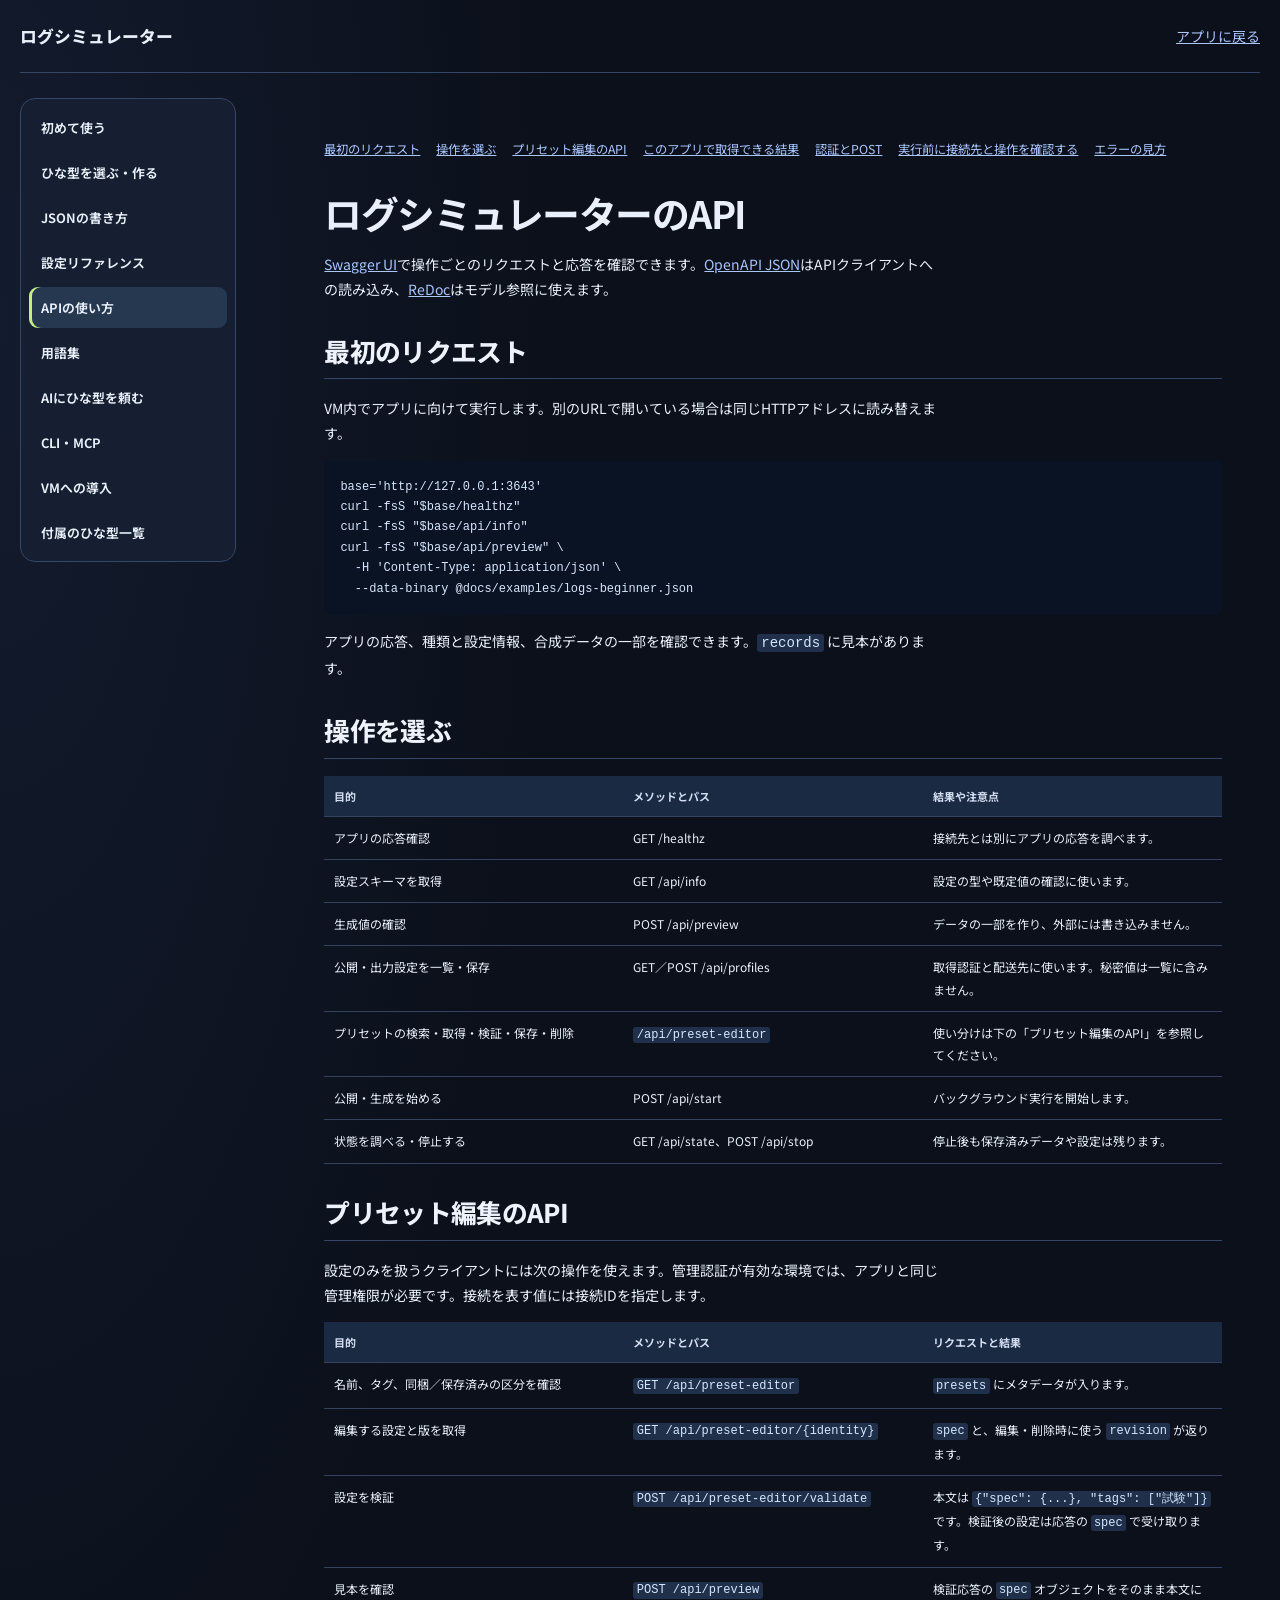
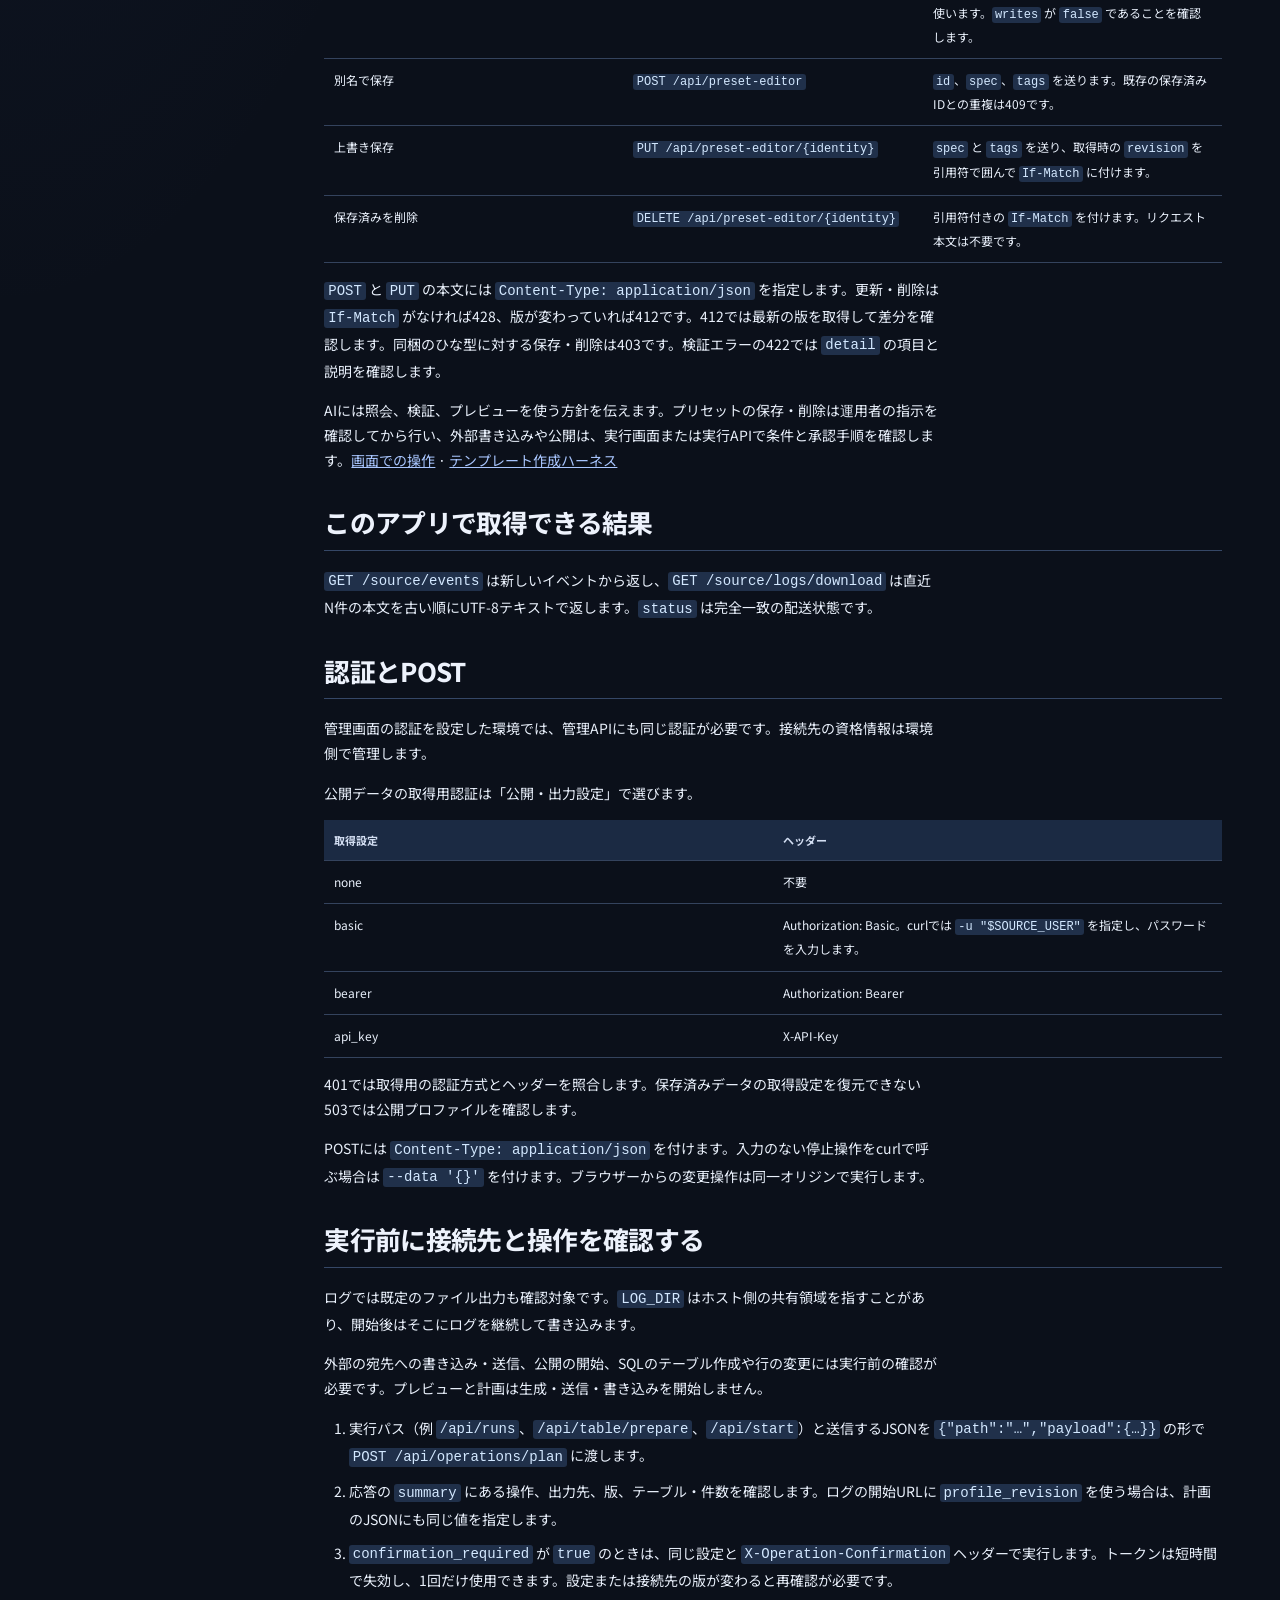
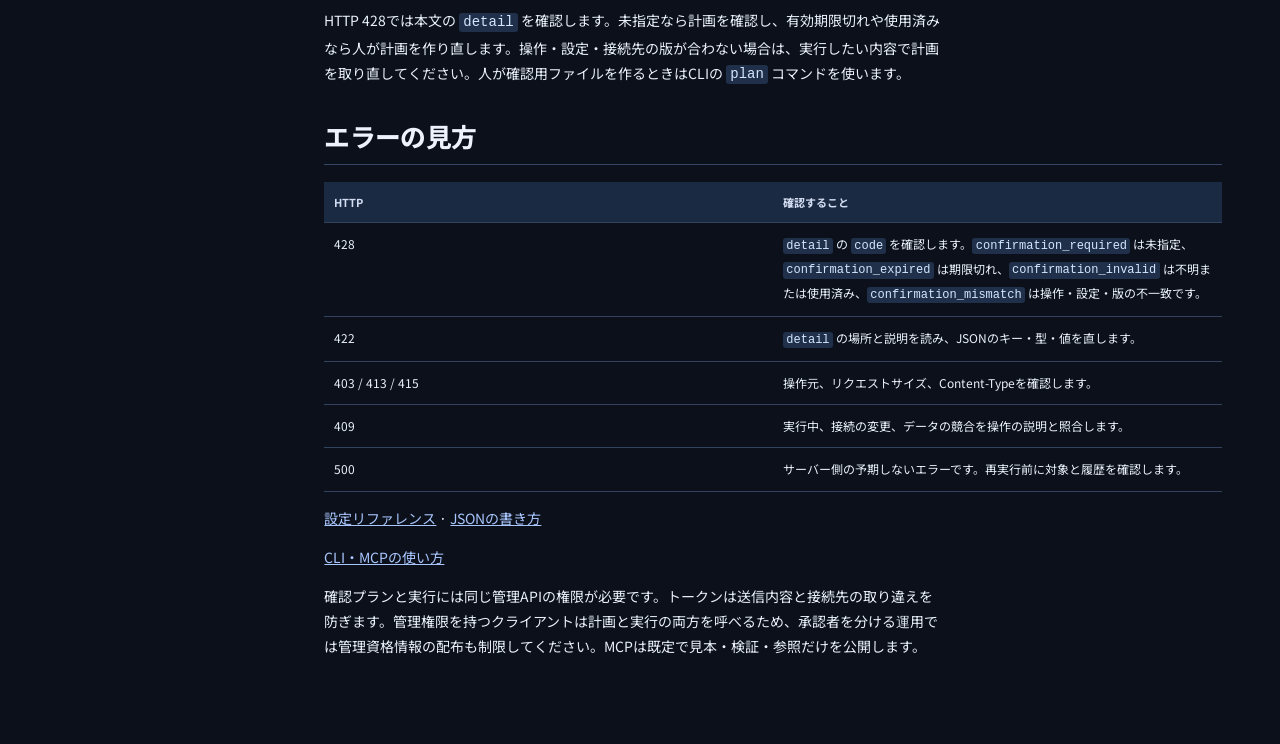
<file: docs/help-site/api.html>
<!doctype html>
<html lang="ja">
<head>
  <meta charset="utf-8">
  <meta name="viewport" content="width=device-width, initial-scale=1">
  <title>APIの使い方 | ログシミュレーター</title>
  <link rel="stylesheet" href="/static/style.css">
  <link rel="stylesheet" href="/static/help.css">
  <script src="/static/help.js" defer></script>
</head>
<body class="help-page">
  <a class="help-skip" href="#help-content">本文へ移動</a>
  <div class="help-top">
    <a class="help-home" href="/">ログシミュレーター</a>
    <a href="/">アプリに戻る</a>
  </div>
  <div class="help-layout">
    <nav class="help-nav" aria-label="ヘルプ"><a href="/help/index.html">初めて使う</a><a href="/help/presets.html">ひな型を選ぶ・作る</a><a href="/help/templates.html">JSONの書き方</a><a href="/help/settings.html">設定リファレンス</a><a href="/help/api.html" aria-current="page">APIの使い方</a><a href="/help/glossary.html">用語集</a><a href="/help/ai.html">AIにひな型を頼む</a><a href="/help/mcp.html">CLI・MCP</a><a href="/help/install.html">VMへの導入</a><a href="/help/catalog.html">付属のひな型一覧</a></nav>
    <main class="help-content" id="help-content">
      <nav class="help-outline" aria-label="このページ"><a href="#最初のリクエスト">最初のリクエスト</a><a href="#操作を選ぶ">操作を選ぶ</a><a href="#プリセット編集のapi">プリセット編集のAPI</a><a href="#このアプリで取得できる結果">このアプリで取得できる結果</a><a href="#認証とpost">認証とPOST</a><a href="#実行前に接続先と操作を確認する">実行前に接続先と操作を確認する</a><a href="#エラ-の見方">エラーの見方</a></nav>
      <article><h1>ログシミュレーターのAPI</h1>
<p><a href="/docs">Swagger UI</a>で操作ごとのリクエストと応答を確認できます。<a href="/openapi.json">OpenAPI JSON</a>はAPIクライアントへの読み込み、<a href="/redoc">ReDoc</a>はモデル参照に使えます。</p>
<h2 id="最初のリクエスト">最初のリクエスト</h2>
<p>VM内でアプリに向けて実行します。別のURLで開いている場合は同じHTTPアドレスに読み替えます。</p>
<pre><code class="language-sh">base='http://127.0.0.1:3643'
curl -fsS &quot;$base/healthz&quot;
curl -fsS &quot;$base/api/info&quot;
curl -fsS &quot;$base/api/preview&quot; \
  -H 'Content-Type: application/json' \
  --data-binary @docs/examples/logs-beginner.json
</code></pre>
<p>アプリの応答、種類と設定情報、合成データの一部を確認できます。<code>records</code> に見本があります。</p>
<h2 id="操作を選ぶ">操作を選ぶ</h2>
<table>
<thead>
<tr>
<th>目的</th>
<th>メソッドとパス</th>
<th>結果や注意点</th>
</tr>
</thead>
<tbody>
<tr>
<td>アプリの応答確認</td>
<td>GET /healthz</td>
<td>接続先とは別にアプリの応答を調べます。</td>
</tr>
<tr>
<td>設定スキーマを取得</td>
<td>GET /api/info</td>
<td>設定の型や既定値の確認に使います。</td>
</tr>
<tr>
<td>生成値の確認</td>
<td>POST /api/preview</td>
<td>データの一部を作り、外部には書き込みません。</td>
</tr>
<tr>
<td>公開・出力設定を一覧・保存</td>
<td>GET／POST /api/profiles</td>
<td>取得認証と配送先に使います。秘密値は一覧に含みません。</td>
</tr>
<tr>
<td>プリセットの検索・取得・検証・保存・削除</td>
<td><code>/api/preset-editor</code></td>
<td>使い分けは下の「プリセット編集のAPI」を参照してください。</td>
</tr>
<tr>
<td>公開・生成を始める</td>
<td>POST /api/start</td>
<td>バックグラウンド実行を開始します。</td>
</tr>
<tr>
<td>状態を調べる・停止する</td>
<td>GET /api/state、POST /api/stop</td>
<td>停止後も保存済みデータや設定は残ります。</td>
</tr>
</tbody>
</table>
<h2 id="プリセット編集のapi">プリセット編集のAPI</h2>
<p>設定のみを扱うクライアントには次の操作を使えます。管理認証が有効な環境では、アプリと同じ管理権限が必要です。接続を表す値には接続IDを指定します。</p>
<table>
<thead>
<tr>
<th>目的</th>
<th>メソッドとパス</th>
<th>リクエストと結果</th>
</tr>
</thead>
<tbody>
<tr>
<td>名前、タグ、同梱／保存済みの区分を確認</td>
<td><code>GET /api/preset-editor</code></td>
<td><code>presets</code> にメタデータが入ります。</td>
</tr>
<tr>
<td>編集する設定と版を取得</td>
<td><code>GET /api/preset-editor/{identity}</code></td>
<td><code>spec</code> と、編集・削除時に使う <code>revision</code> が返ります。</td>
</tr>
<tr>
<td>設定を検証</td>
<td><code>POST /api/preset-editor/validate</code></td>
<td>本文は <code>{&quot;spec&quot;: {...}, &quot;tags&quot;: [&quot;試験&quot;]}</code> です。検証後の設定は応答の <code>spec</code> で受け取ります。</td>
</tr>
<tr>
<td>見本を確認</td>
<td><code>POST /api/preview</code></td>
<td>検証応答の <code>spec</code> オブジェクトをそのまま本文に使います。<code>writes</code> が <code>false</code> であることを確認します。</td>
</tr>
<tr>
<td>別名で保存</td>
<td><code>POST /api/preset-editor</code></td>
<td><code>id</code>、<code>spec</code>、<code>tags</code> を送ります。既存の保存済みIDとの重複は409です。</td>
</tr>
<tr>
<td>上書き保存</td>
<td><code>PUT /api/preset-editor/{identity}</code></td>
<td><code>spec</code> と <code>tags</code> を送り、取得時の <code>revision</code> を引用符で囲んで <code>If-Match</code> に付けます。</td>
</tr>
<tr>
<td>保存済みを削除</td>
<td><code>DELETE /api/preset-editor/{identity}</code></td>
<td>引用符付きの <code>If-Match</code> を付けます。リクエスト本文は不要です。</td>
</tr>
</tbody>
</table>
<p><code>POST</code> と <code>PUT</code> の本文には <code>Content-Type: application/json</code> を指定します。更新・削除は <code>If-Match</code> がなければ428、版が変わっていれば412です。412では最新の版を取得して差分を確認します。同梱のひな型に対する保存・削除は403です。検証エラーの422では <code>detail</code> の項目と説明を確認します。</p>
<p>AIには照会、検証、プレビューを使う方針を伝えます。プリセットの保存・削除は運用者の指示を確認してから行い、外部書き込みや公開は、実行画面または実行APIで条件と承認手順を確認します。<a href="/help/presets.html">画面での操作</a> · <a href="/help/ai.html">テンプレート作成ハーネス</a></p>
<h2 id="このアプリで取得できる結果">このアプリで取得できる結果</h2>
<p><code>GET /source/events</code> は新しいイベントから返し、<code>GET /source/logs/download</code> は直近N件の本文を古い順にUTF-8テキストで返します。<code>status</code> は完全一致の配送状態です。</p>
<h2 id="認証とpost">認証とPOST</h2>
<p>管理画面の認証を設定した環境では、管理APIにも同じ認証が必要です。接続先の資格情報は環境側で管理します。</p>
<p>公開データの取得用認証は「公開・出力設定」で選びます。</p>
<table>
<thead>
<tr>
<th>取得設定</th>
<th>ヘッダー</th>
</tr>
</thead>
<tbody>
<tr>
<td>none</td>
<td>不要</td>
</tr>
<tr>
<td>basic</td>
<td>Authorization: Basic。curlでは <code>-u &quot;$SOURCE_USER&quot;</code> を指定し、パスワードを入力します。</td>
</tr>
<tr>
<td>bearer</td>
<td>Authorization: Bearer</td>
</tr>
<tr>
<td>api_key</td>
<td>X-API-Key</td>
</tr>
</tbody>
</table>
<p>401では取得用の認証方式とヘッダーを照合します。保存済みデータの取得設定を復元できない503では公開プロファイルを確認します。</p>
<p>POSTには <code>Content-Type: application/json</code> を付けます。入力のない停止操作をcurlで呼ぶ場合は <code>--data '{}'</code> を付けます。ブラウザーからの変更操作は同一オリジンで実行します。</p>
<h2 id="実行前に接続先と操作を確認する">実行前に接続先と操作を確認する</h2>
<p>ログでは既定のファイル出力も確認対象です。<code>LOG_DIR</code> はホスト側の共有領域を指すことがあり、開始後はそこにログを継続して書き込みます。</p>
<p>外部の宛先への書き込み・送信、公開の開始、SQLのテーブル作成や行の変更には実行前の確認が必要です。プレビューと計画は生成・送信・書き込みを開始しません。</p>
<ol>
<li>実行パス（例 <code>/api/runs</code>、<code>/api/table/prepare</code>、<code>/api/start</code>）と送信するJSONを <code>{&quot;path&quot;:&quot;…&quot;,&quot;payload&quot;:{…}}</code> の形で <code>POST /api/operations/plan</code> に渡します。</li>
<li>応答の <code>summary</code> にある操作、出力先、版、テーブル・件数を確認します。ログの開始URLに <code>profile_revision</code> を使う場合は、計画のJSONにも同じ値を指定します。</li>
<li><code>confirmation_required</code> が <code>true</code> のときは、同じ設定と <code>X-Operation-Confirmation</code> ヘッダーで実行します。トークンは短時間で失効し、1回だけ使用できます。設定または接続先の版が変わると再確認が必要です。</li>
</ol>
<p>HTTP 428では本文の <code>detail</code> を確認します。未指定なら計画を確認し、有効期限切れや使用済みなら人が計画を作り直します。操作・設定・接続先の版が合わない場合は、実行したい内容で計画を取り直してください。人が確認用ファイルを作るときはCLIの <code>plan</code> コマンドを使います。</p>
<h2 id="エラ-の見方">エラーの見方</h2>
<table>
<thead>
<tr>
<th>HTTP</th>
<th>確認すること</th>
</tr>
</thead>
<tbody>
<tr>
<td>428</td>
<td><code>detail</code> の <code>code</code> を確認します。<code>confirmation_required</code> は未指定、<code>confirmation_expired</code> は期限切れ、<code>confirmation_invalid</code> は不明または使用済み、<code>confirmation_mismatch</code> は操作・設定・版の不一致です。</td>
</tr>
<tr>
<td>422</td>
<td><code>detail</code> の場所と説明を読み、JSONのキー・型・値を直します。</td>
</tr>
<tr>
<td>403 / 413 / 415</td>
<td>操作元、リクエストサイズ、Content-Typeを確認します。</td>
</tr>
<tr>
<td>409</td>
<td>実行中、接続の変更、データの競合を操作の説明と照合します。</td>
</tr>
<tr>
<td>500</td>
<td>サーバー側の予期しないエラーです。再実行前に対象と履歴を確認します。</td>
</tr>
</tbody>
</table>
<p><a href="/help/settings.html">設定リファレンス</a> · <a href="/help/templates.html">JSONの書き方</a></p>
<p><a href="/help/mcp.html">CLI・MCPの使い方</a></p>
<p>確認プランと実行には同じ管理APIの権限が必要です。トークンは送信内容と接続先の取り違えを防ぎます。管理権限を持つクライアントは計画と実行の両方を呼べるため、承認者を分ける運用では管理資格情報の配布も制限してください。MCPは既定で見本・検証・参照だけを公開します。</p>
</article>
    </main>
  </div>
</body>
</html>
</file>
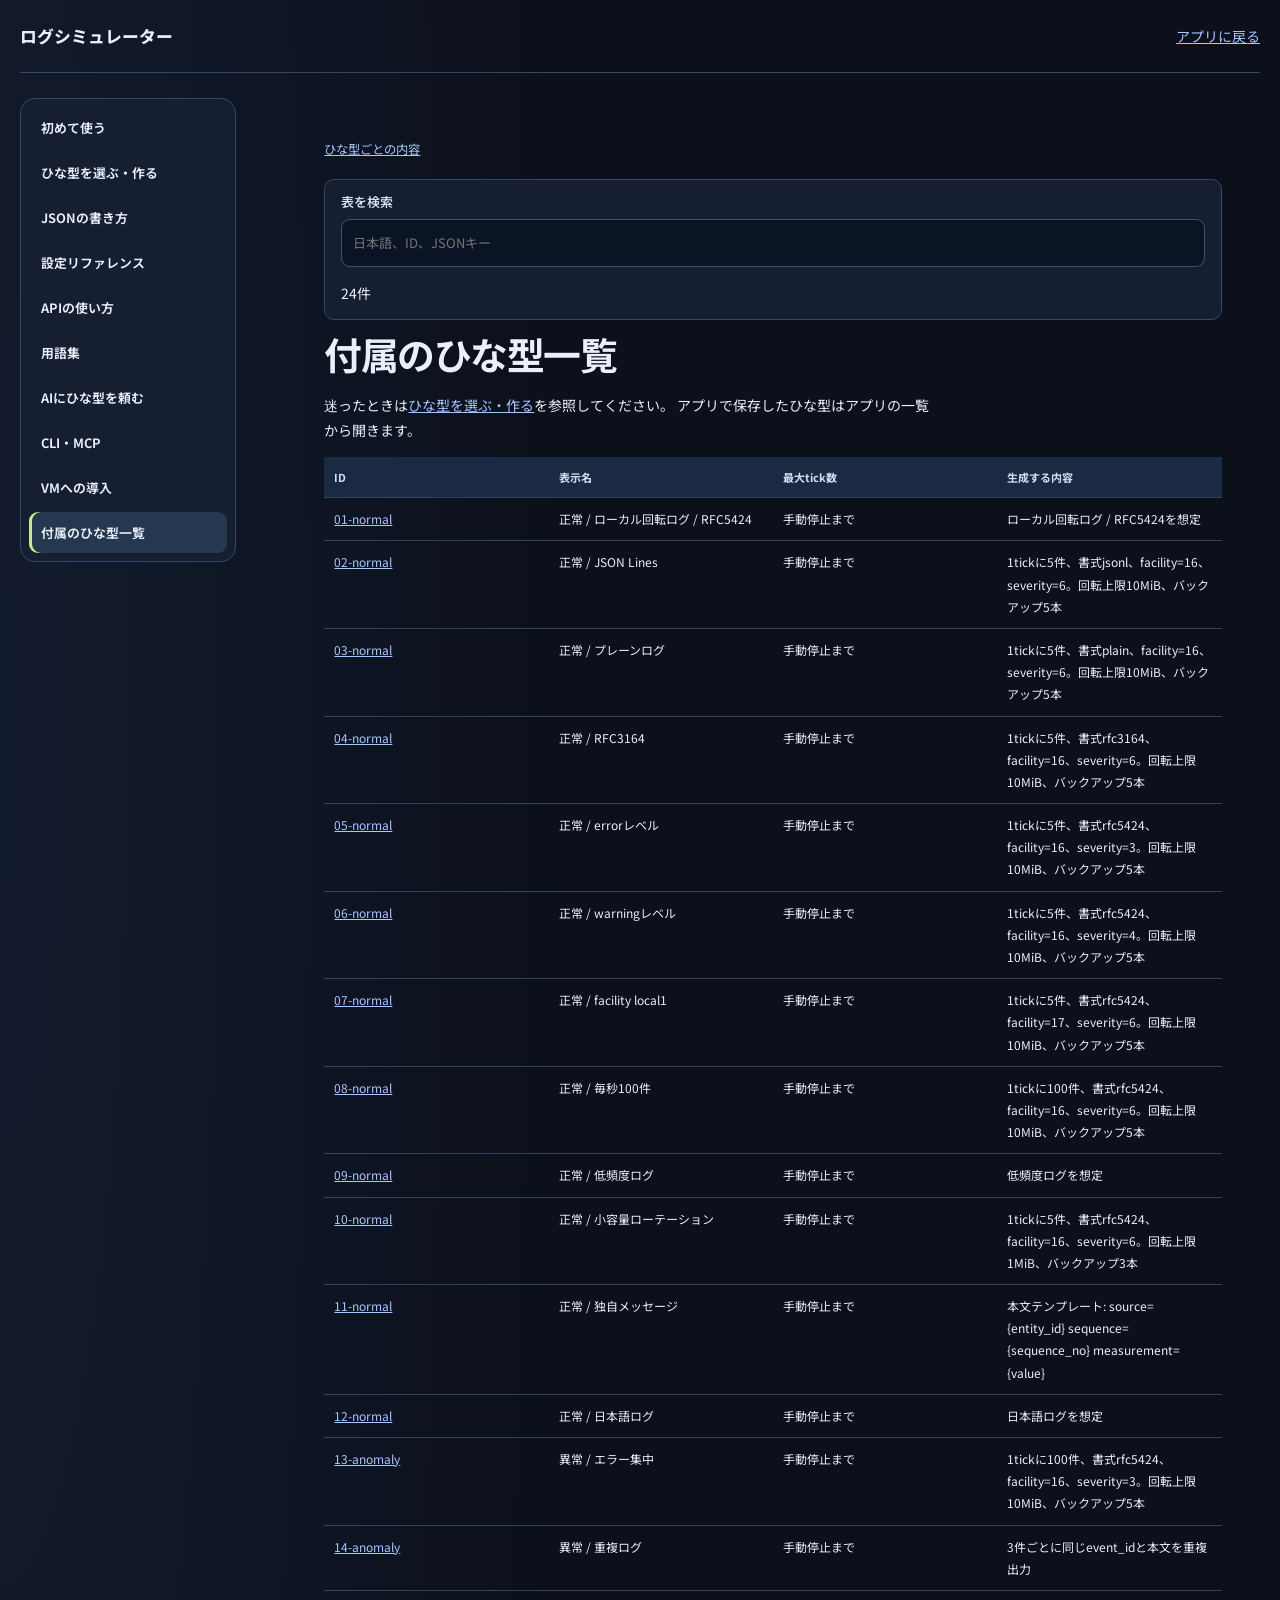
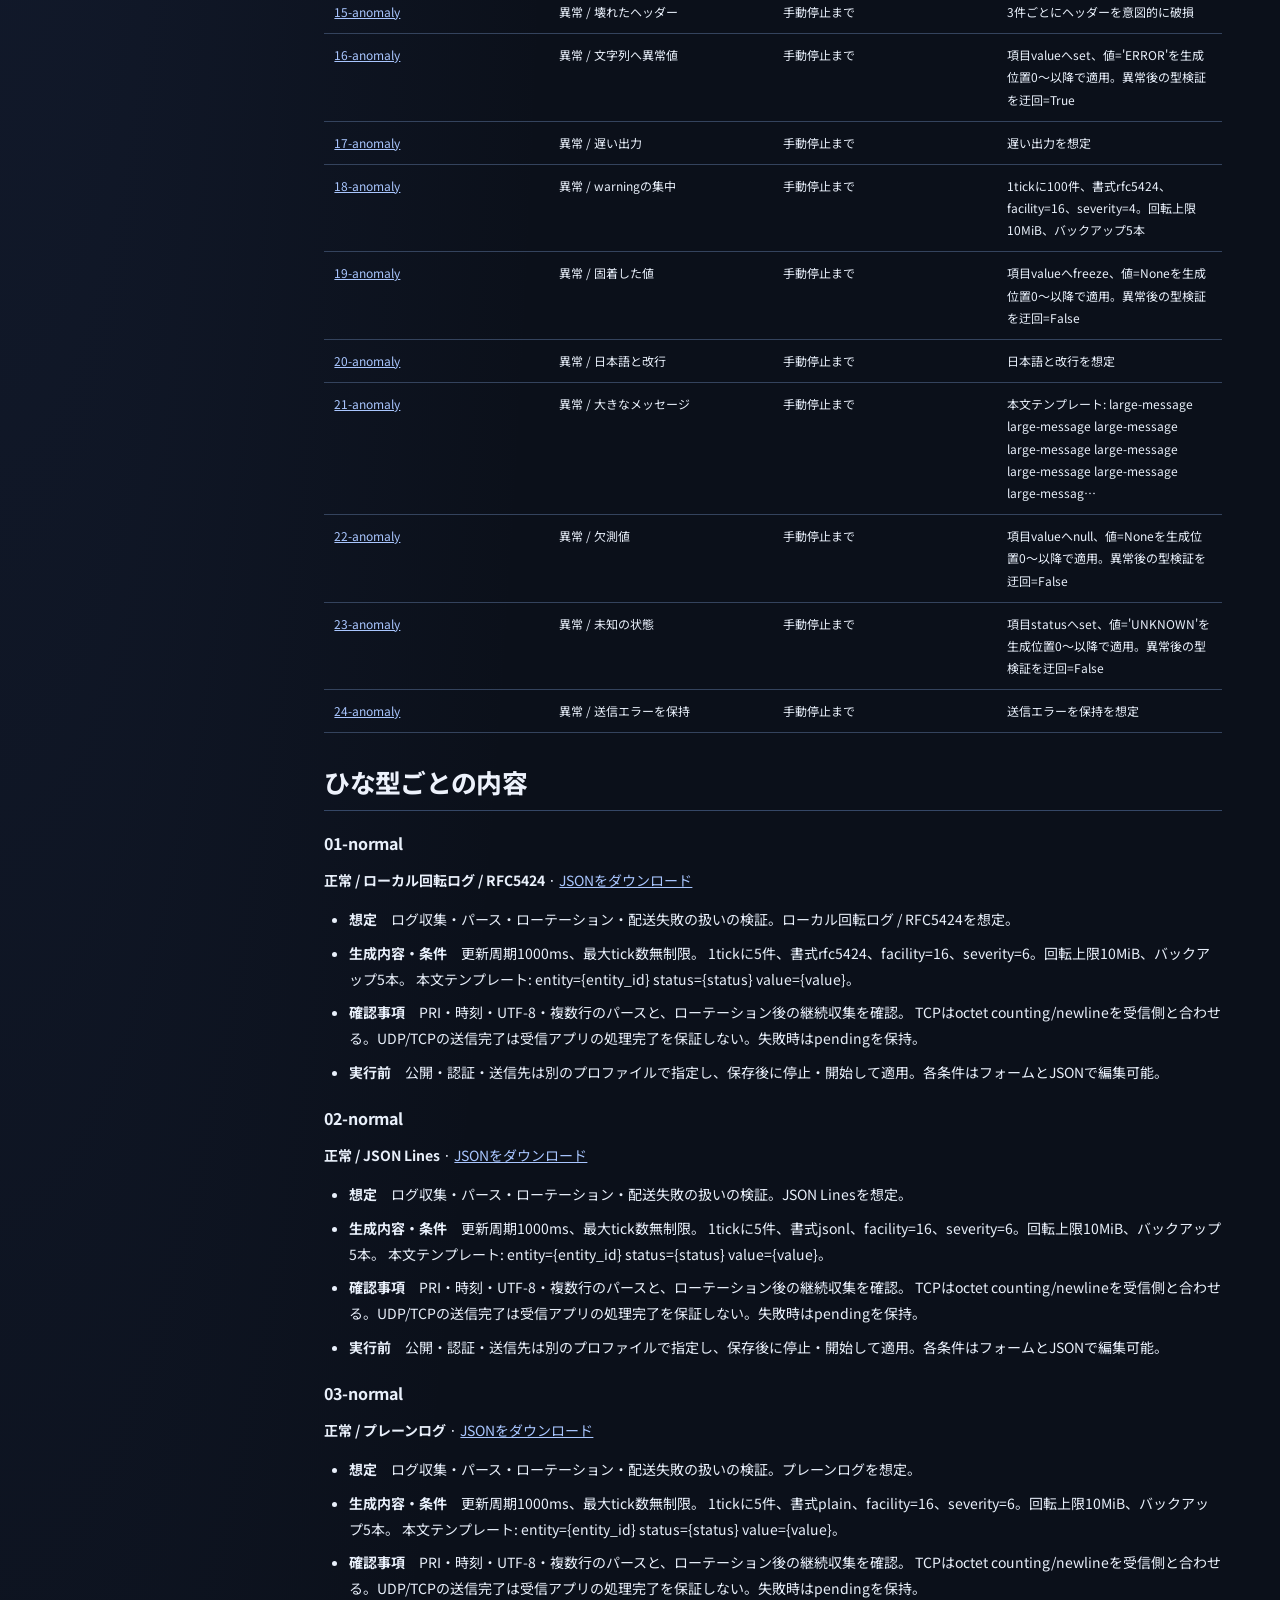
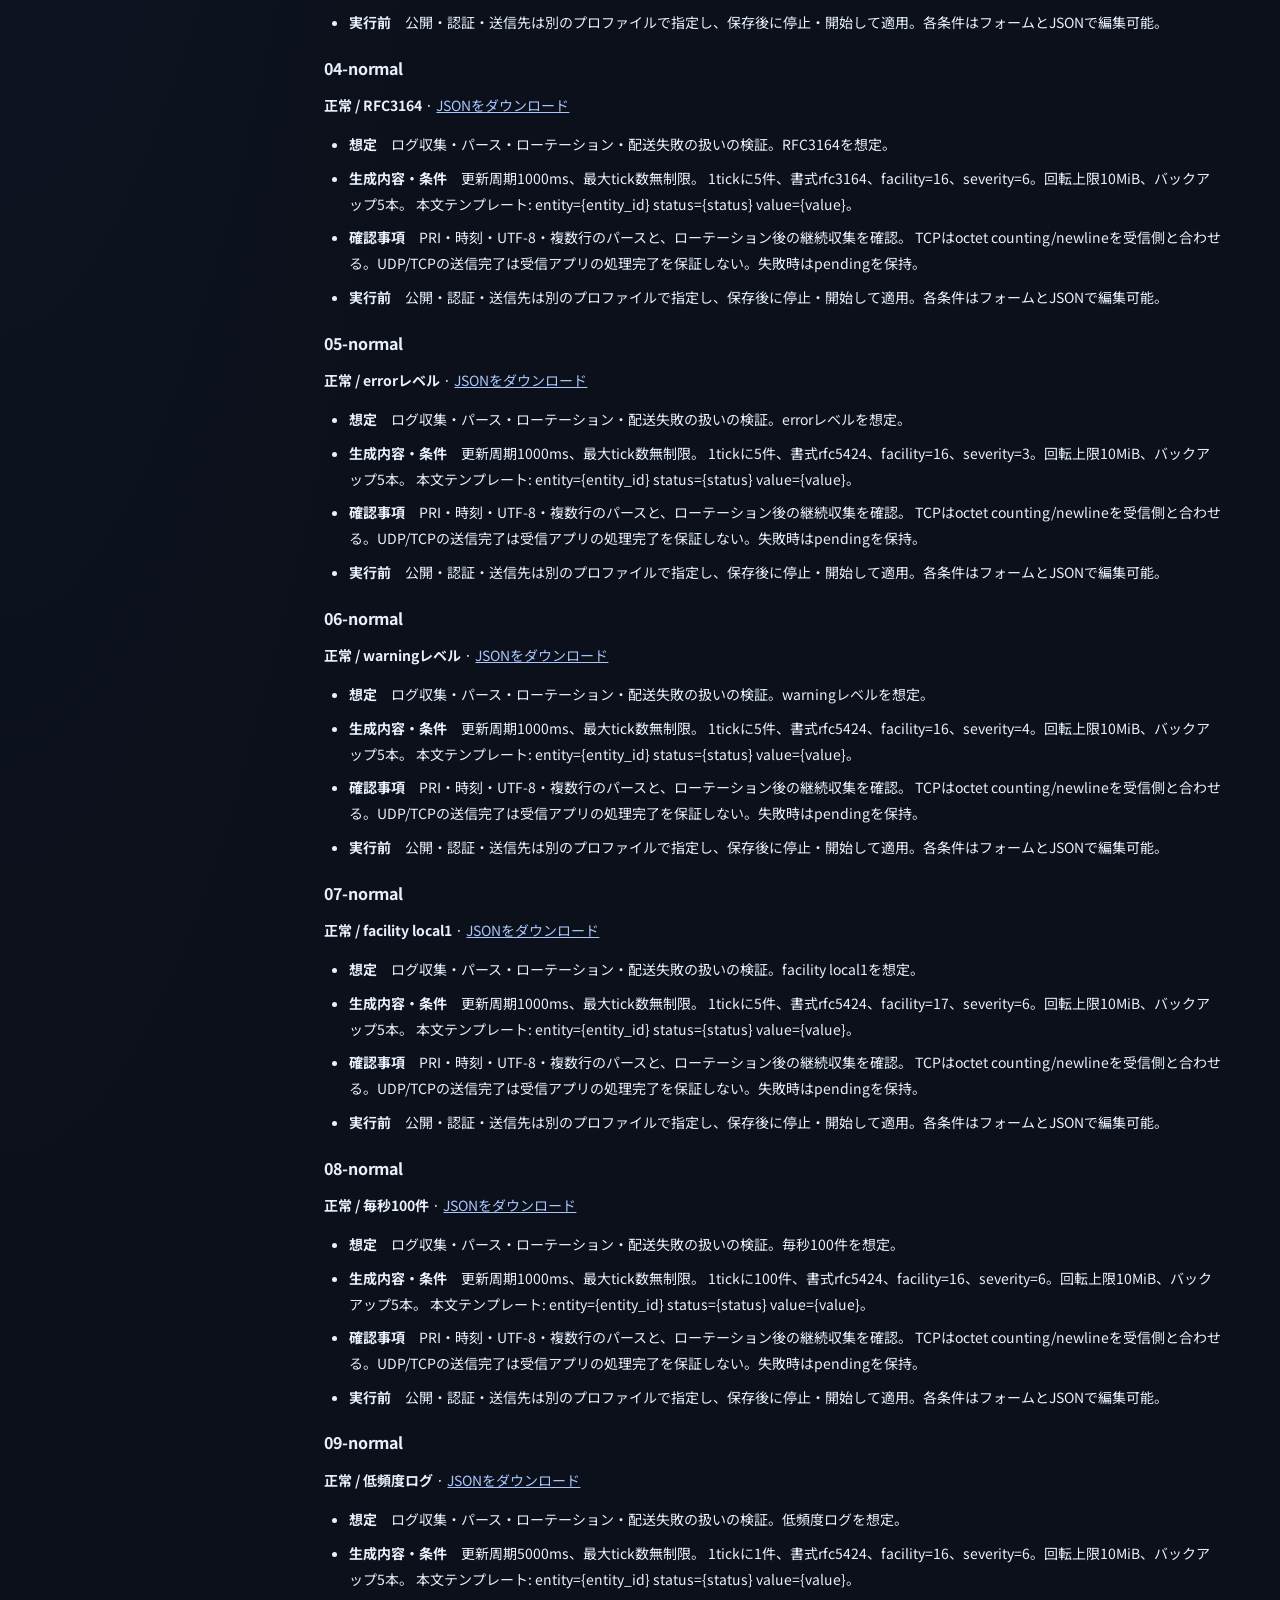
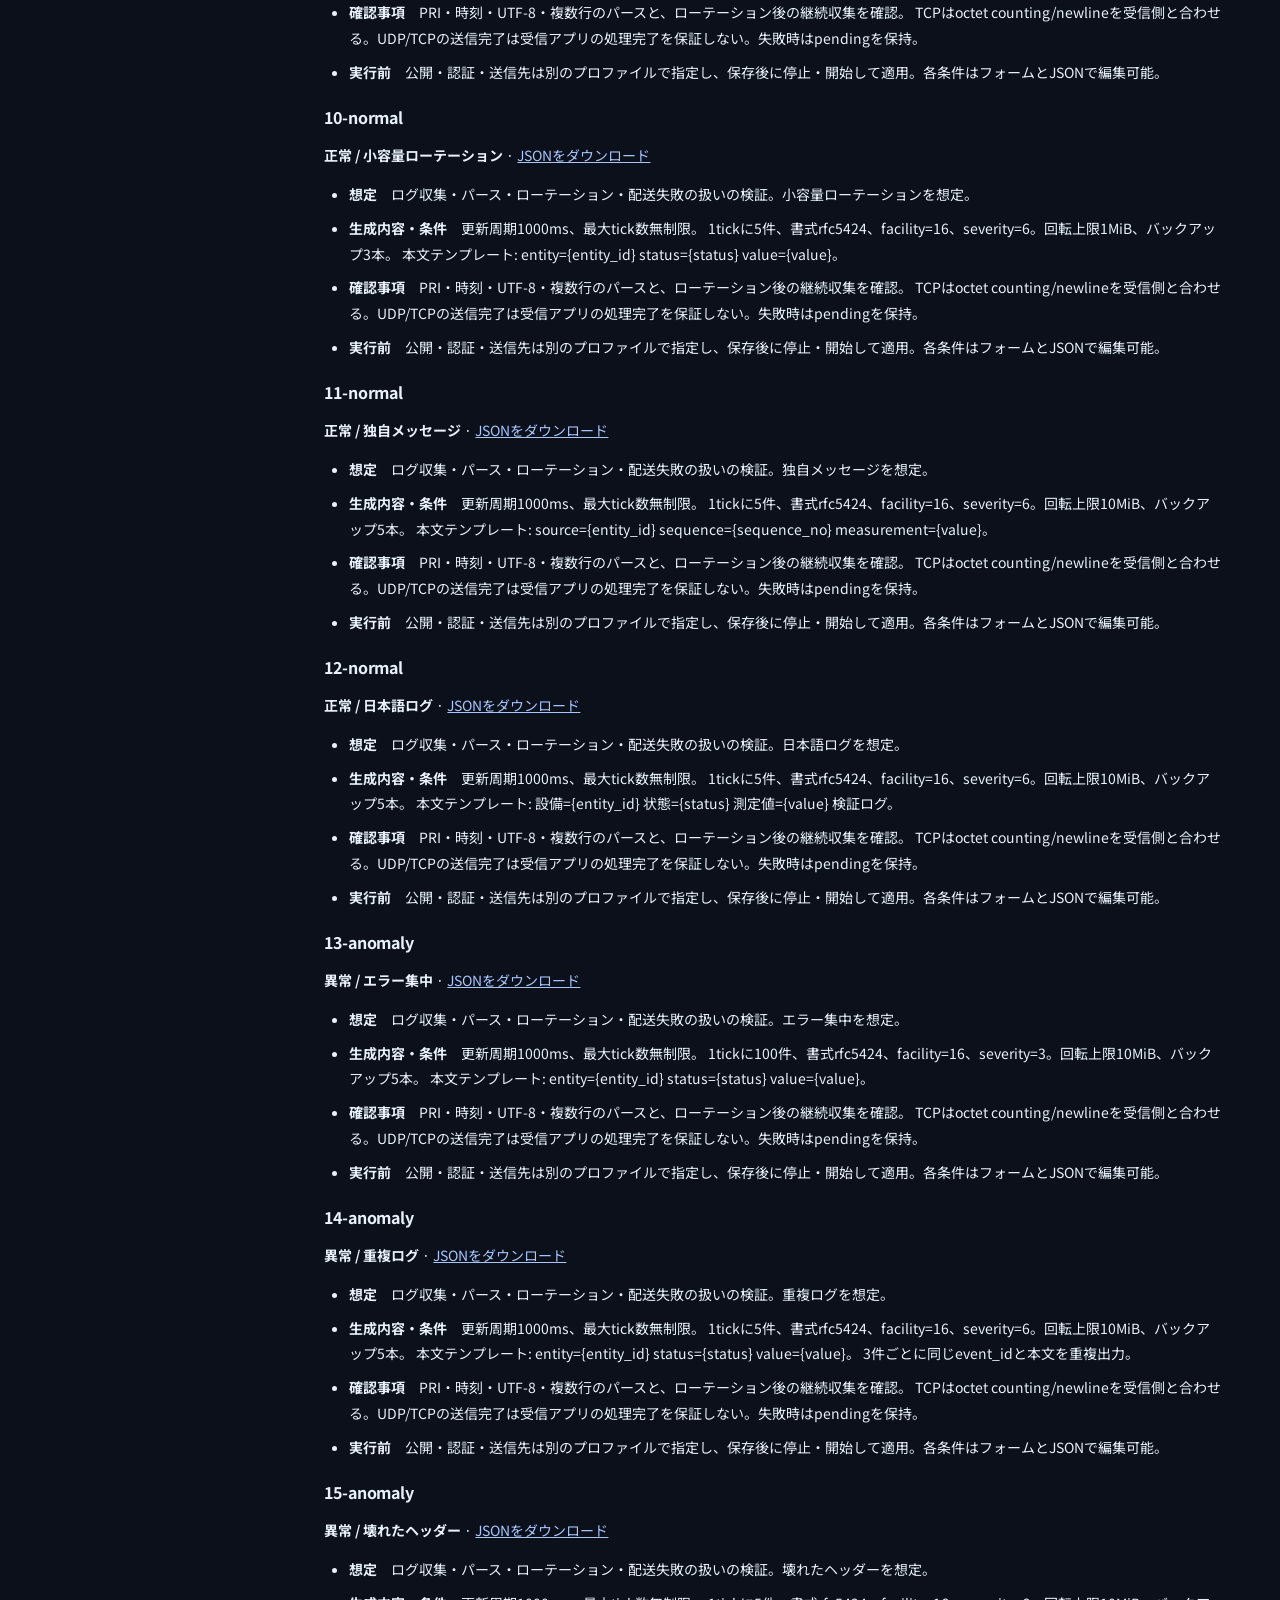
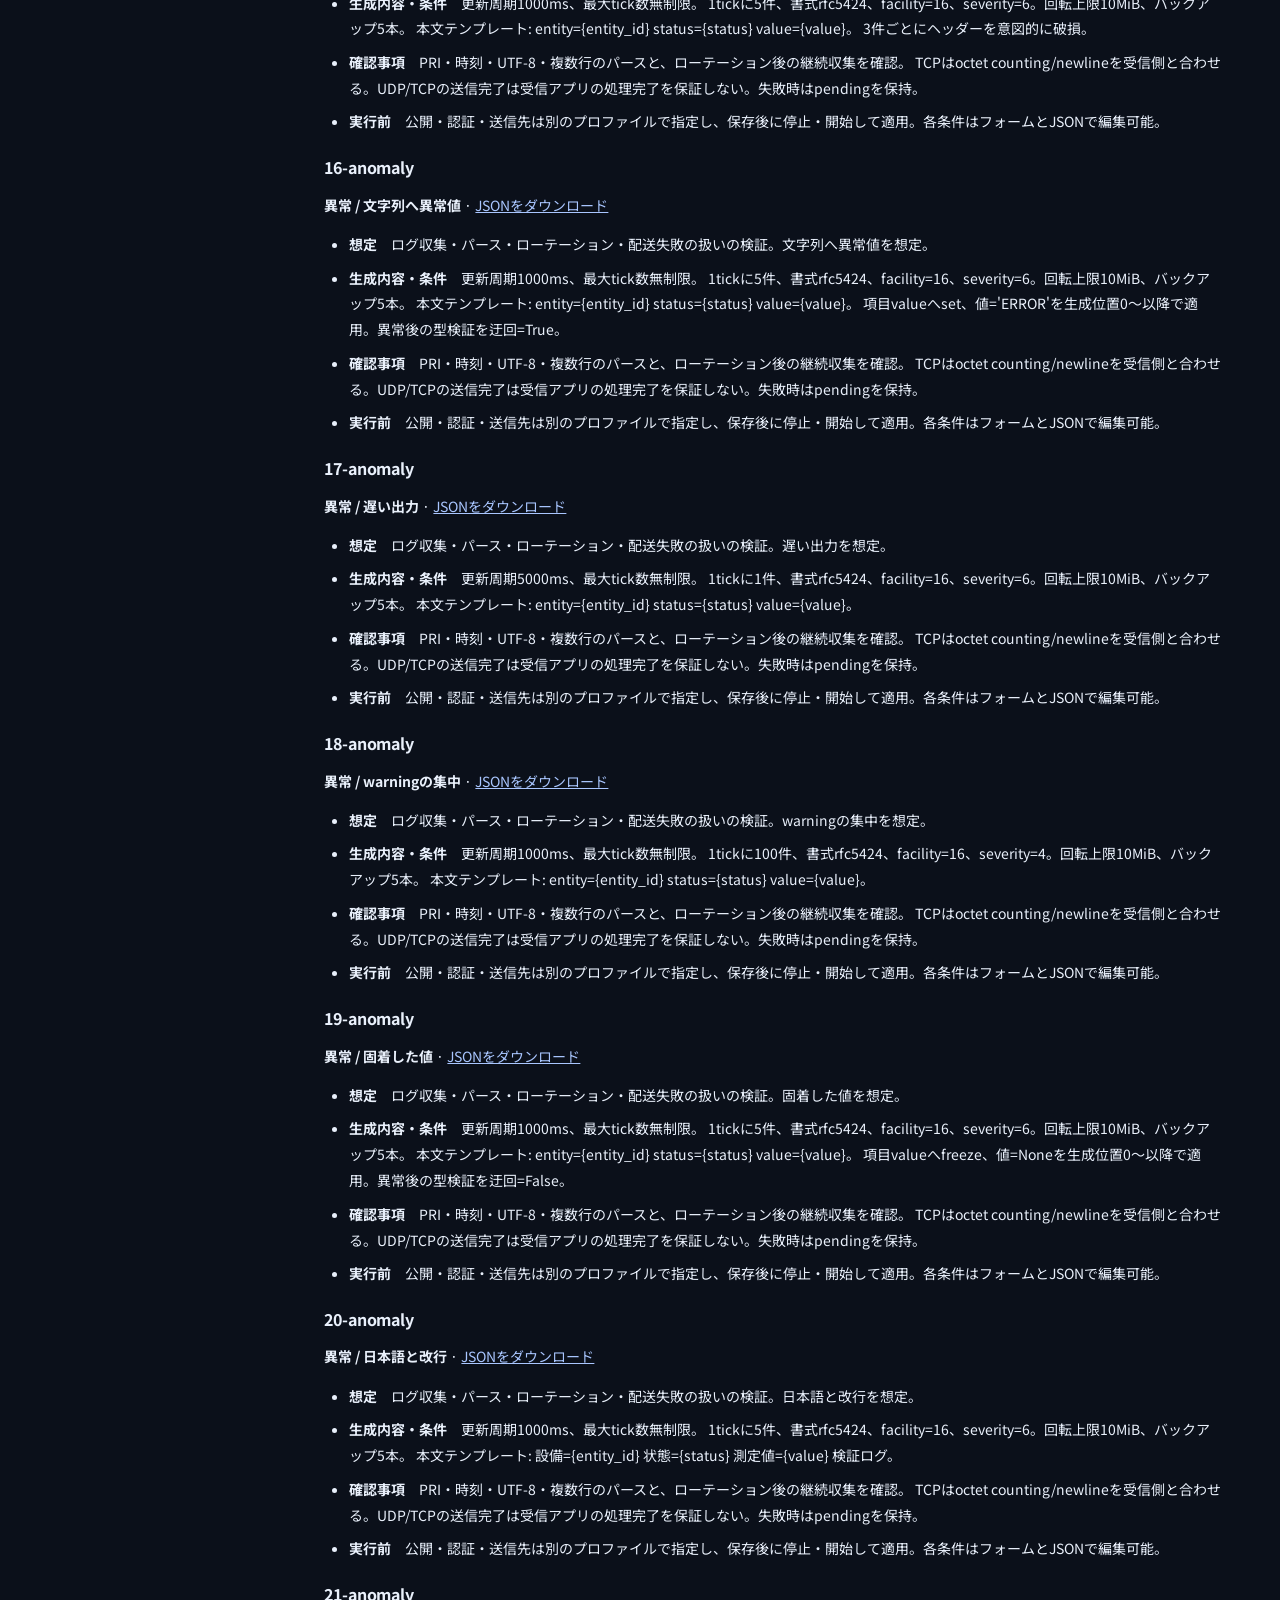
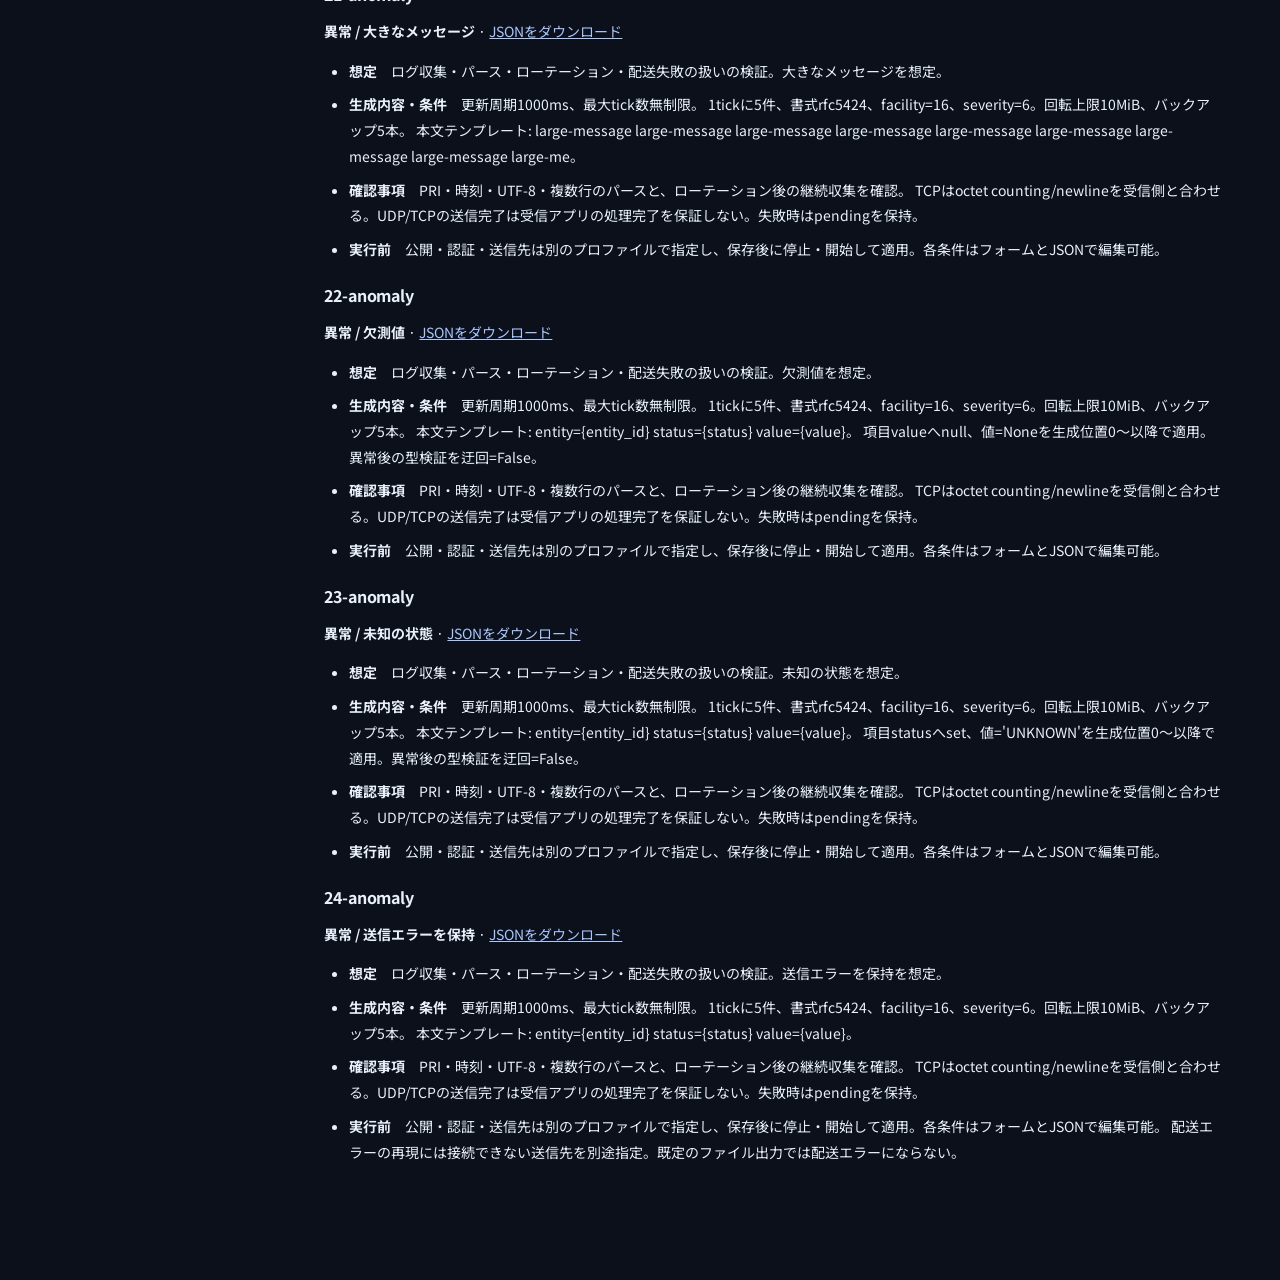
<file: docs/help-site/catalog.html>
<!doctype html>
<html lang="ja">
<head>
  <meta charset="utf-8">
  <meta name="viewport" content="width=device-width, initial-scale=1">
  <title>付属のひな型一覧 | ログシミュレーター</title>
  <link rel="stylesheet" href="/static/style.css">
  <link rel="stylesheet" href="/static/help.css">
  <script src="/static/help.js" defer></script>
</head>
<body class="help-page">
  <a class="help-skip" href="#help-content">本文へ移動</a>
  <div class="help-top">
    <a class="help-home" href="/">ログシミュレーター</a>
    <a href="/">アプリに戻る</a>
  </div>
  <div class="help-layout">
    <nav class="help-nav" aria-label="ヘルプ"><a href="/help/index.html">初めて使う</a><a href="/help/presets.html">ひな型を選ぶ・作る</a><a href="/help/templates.html">JSONの書き方</a><a href="/help/settings.html">設定リファレンス</a><a href="/help/api.html">APIの使い方</a><a href="/help/glossary.html">用語集</a><a href="/help/ai.html">AIにひな型を頼む</a><a href="/help/mcp.html">CLI・MCP</a><a href="/help/install.html">VMへの導入</a><a href="/help/catalog.html" aria-current="page">付属のひな型一覧</a></nav>
    <main class="help-content" id="help-content">
      <nav class="help-outline" aria-label="このページ"><a href="#ひな型ごとの内容">ひな型ごとの内容</a></nav>
      <div class="help-search" hidden><label for="help-filter">表を検索</label><input id="help-filter" type="search" placeholder="日本語、ID、JSONキー"><p id="help-results" role="status"></p></div>
      <article><h1>付属のひな型一覧</h1>
<p>迷ったときは<a href="/help/presets.html">ひな型を選ぶ・作る</a>を参照してください。
アプリで保存したひな型はアプリの一覧から開きます。</p>
<table>
<thead>
<tr>
<th>ID</th>
<th>表示名</th>
<th>最大tick数</th>
<th>生成する内容</th>
</tr>
</thead>
<tbody>
<tr>
<td><a href="#01-normal">01-normal</a></td>
<td>正常 / ローカル回転ログ / RFC5424</td>
<td>手動停止まで</td>
<td>ローカル回転ログ / RFC5424を想定</td>
</tr>
<tr>
<td><a href="#02-normal">02-normal</a></td>
<td>正常 / JSON Lines</td>
<td>手動停止まで</td>
<td>1tickに5件、書式jsonl、facility=16、severity=6。回転上限10MiB、バックアップ5本</td>
</tr>
<tr>
<td><a href="#03-normal">03-normal</a></td>
<td>正常 / プレーンログ</td>
<td>手動停止まで</td>
<td>1tickに5件、書式plain、facility=16、severity=6。回転上限10MiB、バックアップ5本</td>
</tr>
<tr>
<td><a href="#04-normal">04-normal</a></td>
<td>正常 / RFC3164</td>
<td>手動停止まで</td>
<td>1tickに5件、書式rfc3164、facility=16、severity=6。回転上限10MiB、バックアップ5本</td>
</tr>
<tr>
<td><a href="#05-normal">05-normal</a></td>
<td>正常 / errorレベル</td>
<td>手動停止まで</td>
<td>1tickに5件、書式rfc5424、facility=16、severity=3。回転上限10MiB、バックアップ5本</td>
</tr>
<tr>
<td><a href="#06-normal">06-normal</a></td>
<td>正常 / warningレベル</td>
<td>手動停止まで</td>
<td>1tickに5件、書式rfc5424、facility=16、severity=4。回転上限10MiB、バックアップ5本</td>
</tr>
<tr>
<td><a href="#07-normal">07-normal</a></td>
<td>正常 / facility local1</td>
<td>手動停止まで</td>
<td>1tickに5件、書式rfc5424、facility=17、severity=6。回転上限10MiB、バックアップ5本</td>
</tr>
<tr>
<td><a href="#08-normal">08-normal</a></td>
<td>正常 / 毎秒100件</td>
<td>手動停止まで</td>
<td>1tickに100件、書式rfc5424、facility=16、severity=6。回転上限10MiB、バックアップ5本</td>
</tr>
<tr>
<td><a href="#09-normal">09-normal</a></td>
<td>正常 / 低頻度ログ</td>
<td>手動停止まで</td>
<td>低頻度ログを想定</td>
</tr>
<tr>
<td><a href="#10-normal">10-normal</a></td>
<td>正常 / 小容量ローテーション</td>
<td>手動停止まで</td>
<td>1tickに5件、書式rfc5424、facility=16、severity=6。回転上限1MiB、バックアップ3本</td>
</tr>
<tr>
<td><a href="#11-normal">11-normal</a></td>
<td>正常 / 独自メッセージ</td>
<td>手動停止まで</td>
<td>本文テンプレート: source={entity_id} sequence={sequence_no} measurement={value}</td>
</tr>
<tr>
<td><a href="#12-normal">12-normal</a></td>
<td>正常 / 日本語ログ</td>
<td>手動停止まで</td>
<td>日本語ログを想定</td>
</tr>
<tr>
<td><a href="#13-anomaly">13-anomaly</a></td>
<td>異常 / エラー集中</td>
<td>手動停止まで</td>
<td>1tickに100件、書式rfc5424、facility=16、severity=3。回転上限10MiB、バックアップ5本</td>
</tr>
<tr>
<td><a href="#14-anomaly">14-anomaly</a></td>
<td>異常 / 重複ログ</td>
<td>手動停止まで</td>
<td>3件ごとに同じevent_idと本文を重複出力</td>
</tr>
<tr>
<td><a href="#15-anomaly">15-anomaly</a></td>
<td>異常 / 壊れたヘッダー</td>
<td>手動停止まで</td>
<td>3件ごとにヘッダーを意図的に破損</td>
</tr>
<tr>
<td><a href="#16-anomaly">16-anomaly</a></td>
<td>異常 / 文字列へ異常値</td>
<td>手動停止まで</td>
<td>項目valueへset、値='ERROR'を生成位置0〜以降で適用。異常後の型検証を迂回=True</td>
</tr>
<tr>
<td><a href="#17-anomaly">17-anomaly</a></td>
<td>異常 / 遅い出力</td>
<td>手動停止まで</td>
<td>遅い出力を想定</td>
</tr>
<tr>
<td><a href="#18-anomaly">18-anomaly</a></td>
<td>異常 / warningの集中</td>
<td>手動停止まで</td>
<td>1tickに100件、書式rfc5424、facility=16、severity=4。回転上限10MiB、バックアップ5本</td>
</tr>
<tr>
<td><a href="#19-anomaly">19-anomaly</a></td>
<td>異常 / 固着した値</td>
<td>手動停止まで</td>
<td>項目valueへfreeze、値=Noneを生成位置0〜以降で適用。異常後の型検証を迂回=False</td>
</tr>
<tr>
<td><a href="#20-anomaly">20-anomaly</a></td>
<td>異常 / 日本語と改行</td>
<td>手動停止まで</td>
<td>日本語と改行を想定</td>
</tr>
<tr>
<td><a href="#21-anomaly">21-anomaly</a></td>
<td>異常 / 大きなメッセージ</td>
<td>手動停止まで</td>
<td>本文テンプレート: large-message large-message large-message large-message large-message large-message large-message large-messag…</td>
</tr>
<tr>
<td><a href="#22-anomaly">22-anomaly</a></td>
<td>異常 / 欠測値</td>
<td>手動停止まで</td>
<td>項目valueへnull、値=Noneを生成位置0〜以降で適用。異常後の型検証を迂回=False</td>
</tr>
<tr>
<td><a href="#23-anomaly">23-anomaly</a></td>
<td>異常 / 未知の状態</td>
<td>手動停止まで</td>
<td>項目statusへset、値='UNKNOWN'を生成位置0〜以降で適用。異常後の型検証を迂回=False</td>
</tr>
<tr>
<td><a href="#24-anomaly">24-anomaly</a></td>
<td>異常 / 送信エラーを保持</td>
<td>手動停止まで</td>
<td>送信エラーを保持を想定</td>
</tr>
</tbody>
</table>
<h2 id="ひな型ごとの内容">ひな型ごとの内容</h2>
<h3 id="01-normal">01-normal</h3>
<p><strong>正常 / ローカル回転ログ / RFC5424</strong> · <a href="/help/preset-files/01-normal.json">JSONをダウンロード</a></p>
<ul>
<li><strong>想定</strong>　ログ収集・パース・ローテーション・配送失敗の扱いの検証。ローカル回転ログ / RFC5424を想定。</li>
<li><strong>生成内容・条件</strong>　更新周期1000ms、最大tick数無制限。 1tickに5件、書式rfc5424、facility=16、severity=6。回転上限10MiB、バックアップ5本。 本文テンプレート: entity={entity_id} status={status} value={value}。</li>
<li><strong>確認事項</strong>　PRI・時刻・UTF-8・複数行のパースと、ローテーション後の継続収集を確認。 TCPはoctet counting/newlineを受信側と合わせる。UDP/TCPの送信完了は受信アプリの処理完了を保証しない。失敗時はpendingを保持。</li>
<li><strong>実行前</strong>　公開・認証・送信先は別のプロファイルで指定し、保存後に停止・開始して適用。各条件はフォームとJSONで編集可能。</li>
</ul>
<h3 id="02-normal">02-normal</h3>
<p><strong>正常 / JSON Lines</strong> · <a href="/help/preset-files/02-normal.json">JSONをダウンロード</a></p>
<ul>
<li><strong>想定</strong>　ログ収集・パース・ローテーション・配送失敗の扱いの検証。JSON Linesを想定。</li>
<li><strong>生成内容・条件</strong>　更新周期1000ms、最大tick数無制限。 1tickに5件、書式jsonl、facility=16、severity=6。回転上限10MiB、バックアップ5本。 本文テンプレート: entity={entity_id} status={status} value={value}。</li>
<li><strong>確認事項</strong>　PRI・時刻・UTF-8・複数行のパースと、ローテーション後の継続収集を確認。 TCPはoctet counting/newlineを受信側と合わせる。UDP/TCPの送信完了は受信アプリの処理完了を保証しない。失敗時はpendingを保持。</li>
<li><strong>実行前</strong>　公開・認証・送信先は別のプロファイルで指定し、保存後に停止・開始して適用。各条件はフォームとJSONで編集可能。</li>
</ul>
<h3 id="03-normal">03-normal</h3>
<p><strong>正常 / プレーンログ</strong> · <a href="/help/preset-files/03-normal.json">JSONをダウンロード</a></p>
<ul>
<li><strong>想定</strong>　ログ収集・パース・ローテーション・配送失敗の扱いの検証。プレーンログを想定。</li>
<li><strong>生成内容・条件</strong>　更新周期1000ms、最大tick数無制限。 1tickに5件、書式plain、facility=16、severity=6。回転上限10MiB、バックアップ5本。 本文テンプレート: entity={entity_id} status={status} value={value}。</li>
<li><strong>確認事項</strong>　PRI・時刻・UTF-8・複数行のパースと、ローテーション後の継続収集を確認。 TCPはoctet counting/newlineを受信側と合わせる。UDP/TCPの送信完了は受信アプリの処理完了を保証しない。失敗時はpendingを保持。</li>
<li><strong>実行前</strong>　公開・認証・送信先は別のプロファイルで指定し、保存後に停止・開始して適用。各条件はフォームとJSONで編集可能。</li>
</ul>
<h3 id="04-normal">04-normal</h3>
<p><strong>正常 / RFC3164</strong> · <a href="/help/preset-files/04-normal.json">JSONをダウンロード</a></p>
<ul>
<li><strong>想定</strong>　ログ収集・パース・ローテーション・配送失敗の扱いの検証。RFC3164を想定。</li>
<li><strong>生成内容・条件</strong>　更新周期1000ms、最大tick数無制限。 1tickに5件、書式rfc3164、facility=16、severity=6。回転上限10MiB、バックアップ5本。 本文テンプレート: entity={entity_id} status={status} value={value}。</li>
<li><strong>確認事項</strong>　PRI・時刻・UTF-8・複数行のパースと、ローテーション後の継続収集を確認。 TCPはoctet counting/newlineを受信側と合わせる。UDP/TCPの送信完了は受信アプリの処理完了を保証しない。失敗時はpendingを保持。</li>
<li><strong>実行前</strong>　公開・認証・送信先は別のプロファイルで指定し、保存後に停止・開始して適用。各条件はフォームとJSONで編集可能。</li>
</ul>
<h3 id="05-normal">05-normal</h3>
<p><strong>正常 / errorレベル</strong> · <a href="/help/preset-files/05-normal.json">JSONをダウンロード</a></p>
<ul>
<li><strong>想定</strong>　ログ収集・パース・ローテーション・配送失敗の扱いの検証。errorレベルを想定。</li>
<li><strong>生成内容・条件</strong>　更新周期1000ms、最大tick数無制限。 1tickに5件、書式rfc5424、facility=16、severity=3。回転上限10MiB、バックアップ5本。 本文テンプレート: entity={entity_id} status={status} value={value}。</li>
<li><strong>確認事項</strong>　PRI・時刻・UTF-8・複数行のパースと、ローテーション後の継続収集を確認。 TCPはoctet counting/newlineを受信側と合わせる。UDP/TCPの送信完了は受信アプリの処理完了を保証しない。失敗時はpendingを保持。</li>
<li><strong>実行前</strong>　公開・認証・送信先は別のプロファイルで指定し、保存後に停止・開始して適用。各条件はフォームとJSONで編集可能。</li>
</ul>
<h3 id="06-normal">06-normal</h3>
<p><strong>正常 / warningレベル</strong> · <a href="/help/preset-files/06-normal.json">JSONをダウンロード</a></p>
<ul>
<li><strong>想定</strong>　ログ収集・パース・ローテーション・配送失敗の扱いの検証。warningレベルを想定。</li>
<li><strong>生成内容・条件</strong>　更新周期1000ms、最大tick数無制限。 1tickに5件、書式rfc5424、facility=16、severity=4。回転上限10MiB、バックアップ5本。 本文テンプレート: entity={entity_id} status={status} value={value}。</li>
<li><strong>確認事項</strong>　PRI・時刻・UTF-8・複数行のパースと、ローテーション後の継続収集を確認。 TCPはoctet counting/newlineを受信側と合わせる。UDP/TCPの送信完了は受信アプリの処理完了を保証しない。失敗時はpendingを保持。</li>
<li><strong>実行前</strong>　公開・認証・送信先は別のプロファイルで指定し、保存後に停止・開始して適用。各条件はフォームとJSONで編集可能。</li>
</ul>
<h3 id="07-normal">07-normal</h3>
<p><strong>正常 / facility local1</strong> · <a href="/help/preset-files/07-normal.json">JSONをダウンロード</a></p>
<ul>
<li><strong>想定</strong>　ログ収集・パース・ローテーション・配送失敗の扱いの検証。facility local1を想定。</li>
<li><strong>生成内容・条件</strong>　更新周期1000ms、最大tick数無制限。 1tickに5件、書式rfc5424、facility=17、severity=6。回転上限10MiB、バックアップ5本。 本文テンプレート: entity={entity_id} status={status} value={value}。</li>
<li><strong>確認事項</strong>　PRI・時刻・UTF-8・複数行のパースと、ローテーション後の継続収集を確認。 TCPはoctet counting/newlineを受信側と合わせる。UDP/TCPの送信完了は受信アプリの処理完了を保証しない。失敗時はpendingを保持。</li>
<li><strong>実行前</strong>　公開・認証・送信先は別のプロファイルで指定し、保存後に停止・開始して適用。各条件はフォームとJSONで編集可能。</li>
</ul>
<h3 id="08-normal">08-normal</h3>
<p><strong>正常 / 毎秒100件</strong> · <a href="/help/preset-files/08-normal.json">JSONをダウンロード</a></p>
<ul>
<li><strong>想定</strong>　ログ収集・パース・ローテーション・配送失敗の扱いの検証。毎秒100件を想定。</li>
<li><strong>生成内容・条件</strong>　更新周期1000ms、最大tick数無制限。 1tickに100件、書式rfc5424、facility=16、severity=6。回転上限10MiB、バックアップ5本。 本文テンプレート: entity={entity_id} status={status} value={value}。</li>
<li><strong>確認事項</strong>　PRI・時刻・UTF-8・複数行のパースと、ローテーション後の継続収集を確認。 TCPはoctet counting/newlineを受信側と合わせる。UDP/TCPの送信完了は受信アプリの処理完了を保証しない。失敗時はpendingを保持。</li>
<li><strong>実行前</strong>　公開・認証・送信先は別のプロファイルで指定し、保存後に停止・開始して適用。各条件はフォームとJSONで編集可能。</li>
</ul>
<h3 id="09-normal">09-normal</h3>
<p><strong>正常 / 低頻度ログ</strong> · <a href="/help/preset-files/09-normal.json">JSONをダウンロード</a></p>
<ul>
<li><strong>想定</strong>　ログ収集・パース・ローテーション・配送失敗の扱いの検証。低頻度ログを想定。</li>
<li><strong>生成内容・条件</strong>　更新周期5000ms、最大tick数無制限。 1tickに1件、書式rfc5424、facility=16、severity=6。回転上限10MiB、バックアップ5本。 本文テンプレート: entity={entity_id} status={status} value={value}。</li>
<li><strong>確認事項</strong>　PRI・時刻・UTF-8・複数行のパースと、ローテーション後の継続収集を確認。 TCPはoctet counting/newlineを受信側と合わせる。UDP/TCPの送信完了は受信アプリの処理完了を保証しない。失敗時はpendingを保持。</li>
<li><strong>実行前</strong>　公開・認証・送信先は別のプロファイルで指定し、保存後に停止・開始して適用。各条件はフォームとJSONで編集可能。</li>
</ul>
<h3 id="10-normal">10-normal</h3>
<p><strong>正常 / 小容量ローテーション</strong> · <a href="/help/preset-files/10-normal.json">JSONをダウンロード</a></p>
<ul>
<li><strong>想定</strong>　ログ収集・パース・ローテーション・配送失敗の扱いの検証。小容量ローテーションを想定。</li>
<li><strong>生成内容・条件</strong>　更新周期1000ms、最大tick数無制限。 1tickに5件、書式rfc5424、facility=16、severity=6。回転上限1MiB、バックアップ3本。 本文テンプレート: entity={entity_id} status={status} value={value}。</li>
<li><strong>確認事項</strong>　PRI・時刻・UTF-8・複数行のパースと、ローテーション後の継続収集を確認。 TCPはoctet counting/newlineを受信側と合わせる。UDP/TCPの送信完了は受信アプリの処理完了を保証しない。失敗時はpendingを保持。</li>
<li><strong>実行前</strong>　公開・認証・送信先は別のプロファイルで指定し、保存後に停止・開始して適用。各条件はフォームとJSONで編集可能。</li>
</ul>
<h3 id="11-normal">11-normal</h3>
<p><strong>正常 / 独自メッセージ</strong> · <a href="/help/preset-files/11-normal.json">JSONをダウンロード</a></p>
<ul>
<li><strong>想定</strong>　ログ収集・パース・ローテーション・配送失敗の扱いの検証。独自メッセージを想定。</li>
<li><strong>生成内容・条件</strong>　更新周期1000ms、最大tick数無制限。 1tickに5件、書式rfc5424、facility=16、severity=6。回転上限10MiB、バックアップ5本。 本文テンプレート: source={entity_id} sequence={sequence_no} measurement={value}。</li>
<li><strong>確認事項</strong>　PRI・時刻・UTF-8・複数行のパースと、ローテーション後の継続収集を確認。 TCPはoctet counting/newlineを受信側と合わせる。UDP/TCPの送信完了は受信アプリの処理完了を保証しない。失敗時はpendingを保持。</li>
<li><strong>実行前</strong>　公開・認証・送信先は別のプロファイルで指定し、保存後に停止・開始して適用。各条件はフォームとJSONで編集可能。</li>
</ul>
<h3 id="12-normal">12-normal</h3>
<p><strong>正常 / 日本語ログ</strong> · <a href="/help/preset-files/12-normal.json">JSONをダウンロード</a></p>
<ul>
<li><strong>想定</strong>　ログ収集・パース・ローテーション・配送失敗の扱いの検証。日本語ログを想定。</li>
<li><strong>生成内容・条件</strong>　更新周期1000ms、最大tick数無制限。 1tickに5件、書式rfc5424、facility=16、severity=6。回転上限10MiB、バックアップ5本。 本文テンプレート: 設備={entity_id} 状態={status} 測定値={value} 検証ログ。</li>
<li><strong>確認事項</strong>　PRI・時刻・UTF-8・複数行のパースと、ローテーション後の継続収集を確認。 TCPはoctet counting/newlineを受信側と合わせる。UDP/TCPの送信完了は受信アプリの処理完了を保証しない。失敗時はpendingを保持。</li>
<li><strong>実行前</strong>　公開・認証・送信先は別のプロファイルで指定し、保存後に停止・開始して適用。各条件はフォームとJSONで編集可能。</li>
</ul>
<h3 id="13-anomaly">13-anomaly</h3>
<p><strong>異常 / エラー集中</strong> · <a href="/help/preset-files/13-anomaly.json">JSONをダウンロード</a></p>
<ul>
<li><strong>想定</strong>　ログ収集・パース・ローテーション・配送失敗の扱いの検証。エラー集中を想定。</li>
<li><strong>生成内容・条件</strong>　更新周期1000ms、最大tick数無制限。 1tickに100件、書式rfc5424、facility=16、severity=3。回転上限10MiB、バックアップ5本。 本文テンプレート: entity={entity_id} status={status} value={value}。</li>
<li><strong>確認事項</strong>　PRI・時刻・UTF-8・複数行のパースと、ローテーション後の継続収集を確認。 TCPはoctet counting/newlineを受信側と合わせる。UDP/TCPの送信完了は受信アプリの処理完了を保証しない。失敗時はpendingを保持。</li>
<li><strong>実行前</strong>　公開・認証・送信先は別のプロファイルで指定し、保存後に停止・開始して適用。各条件はフォームとJSONで編集可能。</li>
</ul>
<h3 id="14-anomaly">14-anomaly</h3>
<p><strong>異常 / 重複ログ</strong> · <a href="/help/preset-files/14-anomaly.json">JSONをダウンロード</a></p>
<ul>
<li><strong>想定</strong>　ログ収集・パース・ローテーション・配送失敗の扱いの検証。重複ログを想定。</li>
<li><strong>生成内容・条件</strong>　更新周期1000ms、最大tick数無制限。 1tickに5件、書式rfc5424、facility=16、severity=6。回転上限10MiB、バックアップ5本。 本文テンプレート: entity={entity_id} status={status} value={value}。 3件ごとに同じevent_idと本文を重複出力。</li>
<li><strong>確認事項</strong>　PRI・時刻・UTF-8・複数行のパースと、ローテーション後の継続収集を確認。 TCPはoctet counting/newlineを受信側と合わせる。UDP/TCPの送信完了は受信アプリの処理完了を保証しない。失敗時はpendingを保持。</li>
<li><strong>実行前</strong>　公開・認証・送信先は別のプロファイルで指定し、保存後に停止・開始して適用。各条件はフォームとJSONで編集可能。</li>
</ul>
<h3 id="15-anomaly">15-anomaly</h3>
<p><strong>異常 / 壊れたヘッダー</strong> · <a href="/help/preset-files/15-anomaly.json">JSONをダウンロード</a></p>
<ul>
<li><strong>想定</strong>　ログ収集・パース・ローテーション・配送失敗の扱いの検証。壊れたヘッダーを想定。</li>
<li><strong>生成内容・条件</strong>　更新周期1000ms、最大tick数無制限。 1tickに5件、書式rfc5424、facility=16、severity=6。回転上限10MiB、バックアップ5本。 本文テンプレート: entity={entity_id} status={status} value={value}。 3件ごとにヘッダーを意図的に破損。</li>
<li><strong>確認事項</strong>　PRI・時刻・UTF-8・複数行のパースと、ローテーション後の継続収集を確認。 TCPはoctet counting/newlineを受信側と合わせる。UDP/TCPの送信完了は受信アプリの処理完了を保証しない。失敗時はpendingを保持。</li>
<li><strong>実行前</strong>　公開・認証・送信先は別のプロファイルで指定し、保存後に停止・開始して適用。各条件はフォームとJSONで編集可能。</li>
</ul>
<h3 id="16-anomaly">16-anomaly</h3>
<p><strong>異常 / 文字列へ異常値</strong> · <a href="/help/preset-files/16-anomaly.json">JSONをダウンロード</a></p>
<ul>
<li><strong>想定</strong>　ログ収集・パース・ローテーション・配送失敗の扱いの検証。文字列へ異常値を想定。</li>
<li><strong>生成内容・条件</strong>　更新周期1000ms、最大tick数無制限。 1tickに5件、書式rfc5424、facility=16、severity=6。回転上限10MiB、バックアップ5本。 本文テンプレート: entity={entity_id} status={status} value={value}。 項目valueへset、値='ERROR'を生成位置0〜以降で適用。異常後の型検証を迂回=True。</li>
<li><strong>確認事項</strong>　PRI・時刻・UTF-8・複数行のパースと、ローテーション後の継続収集を確認。 TCPはoctet counting/newlineを受信側と合わせる。UDP/TCPの送信完了は受信アプリの処理完了を保証しない。失敗時はpendingを保持。</li>
<li><strong>実行前</strong>　公開・認証・送信先は別のプロファイルで指定し、保存後に停止・開始して適用。各条件はフォームとJSONで編集可能。</li>
</ul>
<h3 id="17-anomaly">17-anomaly</h3>
<p><strong>異常 / 遅い出力</strong> · <a href="/help/preset-files/17-anomaly.json">JSONをダウンロード</a></p>
<ul>
<li><strong>想定</strong>　ログ収集・パース・ローテーション・配送失敗の扱いの検証。遅い出力を想定。</li>
<li><strong>生成内容・条件</strong>　更新周期5000ms、最大tick数無制限。 1tickに1件、書式rfc5424、facility=16、severity=6。回転上限10MiB、バックアップ5本。 本文テンプレート: entity={entity_id} status={status} value={value}。</li>
<li><strong>確認事項</strong>　PRI・時刻・UTF-8・複数行のパースと、ローテーション後の継続収集を確認。 TCPはoctet counting/newlineを受信側と合わせる。UDP/TCPの送信完了は受信アプリの処理完了を保証しない。失敗時はpendingを保持。</li>
<li><strong>実行前</strong>　公開・認証・送信先は別のプロファイルで指定し、保存後に停止・開始して適用。各条件はフォームとJSONで編集可能。</li>
</ul>
<h3 id="18-anomaly">18-anomaly</h3>
<p><strong>異常 / warningの集中</strong> · <a href="/help/preset-files/18-anomaly.json">JSONをダウンロード</a></p>
<ul>
<li><strong>想定</strong>　ログ収集・パース・ローテーション・配送失敗の扱いの検証。warningの集中を想定。</li>
<li><strong>生成内容・条件</strong>　更新周期1000ms、最大tick数無制限。 1tickに100件、書式rfc5424、facility=16、severity=4。回転上限10MiB、バックアップ5本。 本文テンプレート: entity={entity_id} status={status} value={value}。</li>
<li><strong>確認事項</strong>　PRI・時刻・UTF-8・複数行のパースと、ローテーション後の継続収集を確認。 TCPはoctet counting/newlineを受信側と合わせる。UDP/TCPの送信完了は受信アプリの処理完了を保証しない。失敗時はpendingを保持。</li>
<li><strong>実行前</strong>　公開・認証・送信先は別のプロファイルで指定し、保存後に停止・開始して適用。各条件はフォームとJSONで編集可能。</li>
</ul>
<h3 id="19-anomaly">19-anomaly</h3>
<p><strong>異常 / 固着した値</strong> · <a href="/help/preset-files/19-anomaly.json">JSONをダウンロード</a></p>
<ul>
<li><strong>想定</strong>　ログ収集・パース・ローテーション・配送失敗の扱いの検証。固着した値を想定。</li>
<li><strong>生成内容・条件</strong>　更新周期1000ms、最大tick数無制限。 1tickに5件、書式rfc5424、facility=16、severity=6。回転上限10MiB、バックアップ5本。 本文テンプレート: entity={entity_id} status={status} value={value}。 項目valueへfreeze、値=Noneを生成位置0〜以降で適用。異常後の型検証を迂回=False。</li>
<li><strong>確認事項</strong>　PRI・時刻・UTF-8・複数行のパースと、ローテーション後の継続収集を確認。 TCPはoctet counting/newlineを受信側と合わせる。UDP/TCPの送信完了は受信アプリの処理完了を保証しない。失敗時はpendingを保持。</li>
<li><strong>実行前</strong>　公開・認証・送信先は別のプロファイルで指定し、保存後に停止・開始して適用。各条件はフォームとJSONで編集可能。</li>
</ul>
<h3 id="20-anomaly">20-anomaly</h3>
<p><strong>異常 / 日本語と改行</strong> · <a href="/help/preset-files/20-anomaly.json">JSONをダウンロード</a></p>
<ul>
<li><strong>想定</strong>　ログ収集・パース・ローテーション・配送失敗の扱いの検証。日本語と改行を想定。</li>
<li><strong>生成内容・条件</strong>　更新周期1000ms、最大tick数無制限。 1tickに5件、書式rfc5424、facility=16、severity=6。回転上限10MiB、バックアップ5本。 本文テンプレート: 設備={entity_id} 状態={status} 測定値={value} 検証ログ。</li>
<li><strong>確認事項</strong>　PRI・時刻・UTF-8・複数行のパースと、ローテーション後の継続収集を確認。 TCPはoctet counting/newlineを受信側と合わせる。UDP/TCPの送信完了は受信アプリの処理完了を保証しない。失敗時はpendingを保持。</li>
<li><strong>実行前</strong>　公開・認証・送信先は別のプロファイルで指定し、保存後に停止・開始して適用。各条件はフォームとJSONで編集可能。</li>
</ul>
<h3 id="21-anomaly">21-anomaly</h3>
<p><strong>異常 / 大きなメッセージ</strong> · <a href="/help/preset-files/21-anomaly.json">JSONをダウンロード</a></p>
<ul>
<li><strong>想定</strong>　ログ収集・パース・ローテーション・配送失敗の扱いの検証。大きなメッセージを想定。</li>
<li><strong>生成内容・条件</strong>　更新周期1000ms、最大tick数無制限。 1tickに5件、書式rfc5424、facility=16、severity=6。回転上限10MiB、バックアップ5本。 本文テンプレート: large-message large-message large-message large-message large-message large-message large-message large-message large-me。</li>
<li><strong>確認事項</strong>　PRI・時刻・UTF-8・複数行のパースと、ローテーション後の継続収集を確認。 TCPはoctet counting/newlineを受信側と合わせる。UDP/TCPの送信完了は受信アプリの処理完了を保証しない。失敗時はpendingを保持。</li>
<li><strong>実行前</strong>　公開・認証・送信先は別のプロファイルで指定し、保存後に停止・開始して適用。各条件はフォームとJSONで編集可能。</li>
</ul>
<h3 id="22-anomaly">22-anomaly</h3>
<p><strong>異常 / 欠測値</strong> · <a href="/help/preset-files/22-anomaly.json">JSONをダウンロード</a></p>
<ul>
<li><strong>想定</strong>　ログ収集・パース・ローテーション・配送失敗の扱いの検証。欠測値を想定。</li>
<li><strong>生成内容・条件</strong>　更新周期1000ms、最大tick数無制限。 1tickに5件、書式rfc5424、facility=16、severity=6。回転上限10MiB、バックアップ5本。 本文テンプレート: entity={entity_id} status={status} value={value}。 項目valueへnull、値=Noneを生成位置0〜以降で適用。異常後の型検証を迂回=False。</li>
<li><strong>確認事項</strong>　PRI・時刻・UTF-8・複数行のパースと、ローテーション後の継続収集を確認。 TCPはoctet counting/newlineを受信側と合わせる。UDP/TCPの送信完了は受信アプリの処理完了を保証しない。失敗時はpendingを保持。</li>
<li><strong>実行前</strong>　公開・認証・送信先は別のプロファイルで指定し、保存後に停止・開始して適用。各条件はフォームとJSONで編集可能。</li>
</ul>
<h3 id="23-anomaly">23-anomaly</h3>
<p><strong>異常 / 未知の状態</strong> · <a href="/help/preset-files/23-anomaly.json">JSONをダウンロード</a></p>
<ul>
<li><strong>想定</strong>　ログ収集・パース・ローテーション・配送失敗の扱いの検証。未知の状態を想定。</li>
<li><strong>生成内容・条件</strong>　更新周期1000ms、最大tick数無制限。 1tickに5件、書式rfc5424、facility=16、severity=6。回転上限10MiB、バックアップ5本。 本文テンプレート: entity={entity_id} status={status} value={value}。 項目statusへset、値='UNKNOWN'を生成位置0〜以降で適用。異常後の型検証を迂回=False。</li>
<li><strong>確認事項</strong>　PRI・時刻・UTF-8・複数行のパースと、ローテーション後の継続収集を確認。 TCPはoctet counting/newlineを受信側と合わせる。UDP/TCPの送信完了は受信アプリの処理完了を保証しない。失敗時はpendingを保持。</li>
<li><strong>実行前</strong>　公開・認証・送信先は別のプロファイルで指定し、保存後に停止・開始して適用。各条件はフォームとJSONで編集可能。</li>
</ul>
<h3 id="24-anomaly">24-anomaly</h3>
<p><strong>異常 / 送信エラーを保持</strong> · <a href="/help/preset-files/24-anomaly.json">JSONをダウンロード</a></p>
<ul>
<li><strong>想定</strong>　ログ収集・パース・ローテーション・配送失敗の扱いの検証。送信エラーを保持を想定。</li>
<li><strong>生成内容・条件</strong>　更新周期1000ms、最大tick数無制限。 1tickに5件、書式rfc5424、facility=16、severity=6。回転上限10MiB、バックアップ5本。 本文テンプレート: entity={entity_id} status={status} value={value}。</li>
<li><strong>確認事項</strong>　PRI・時刻・UTF-8・複数行のパースと、ローテーション後の継続収集を確認。 TCPはoctet counting/newlineを受信側と合わせる。UDP/TCPの送信完了は受信アプリの処理完了を保証しない。失敗時はpendingを保持。</li>
<li><strong>実行前</strong>　公開・認証・送信先は別のプロファイルで指定し、保存後に停止・開始して適用。各条件はフォームとJSONで編集可能。 配送エラーの再現には接続できない送信先を別途指定。既定のファイル出力では配送エラーにならない。</li>
</ul>
</article>
    </main>
  </div>
</body>
</html>
</file>
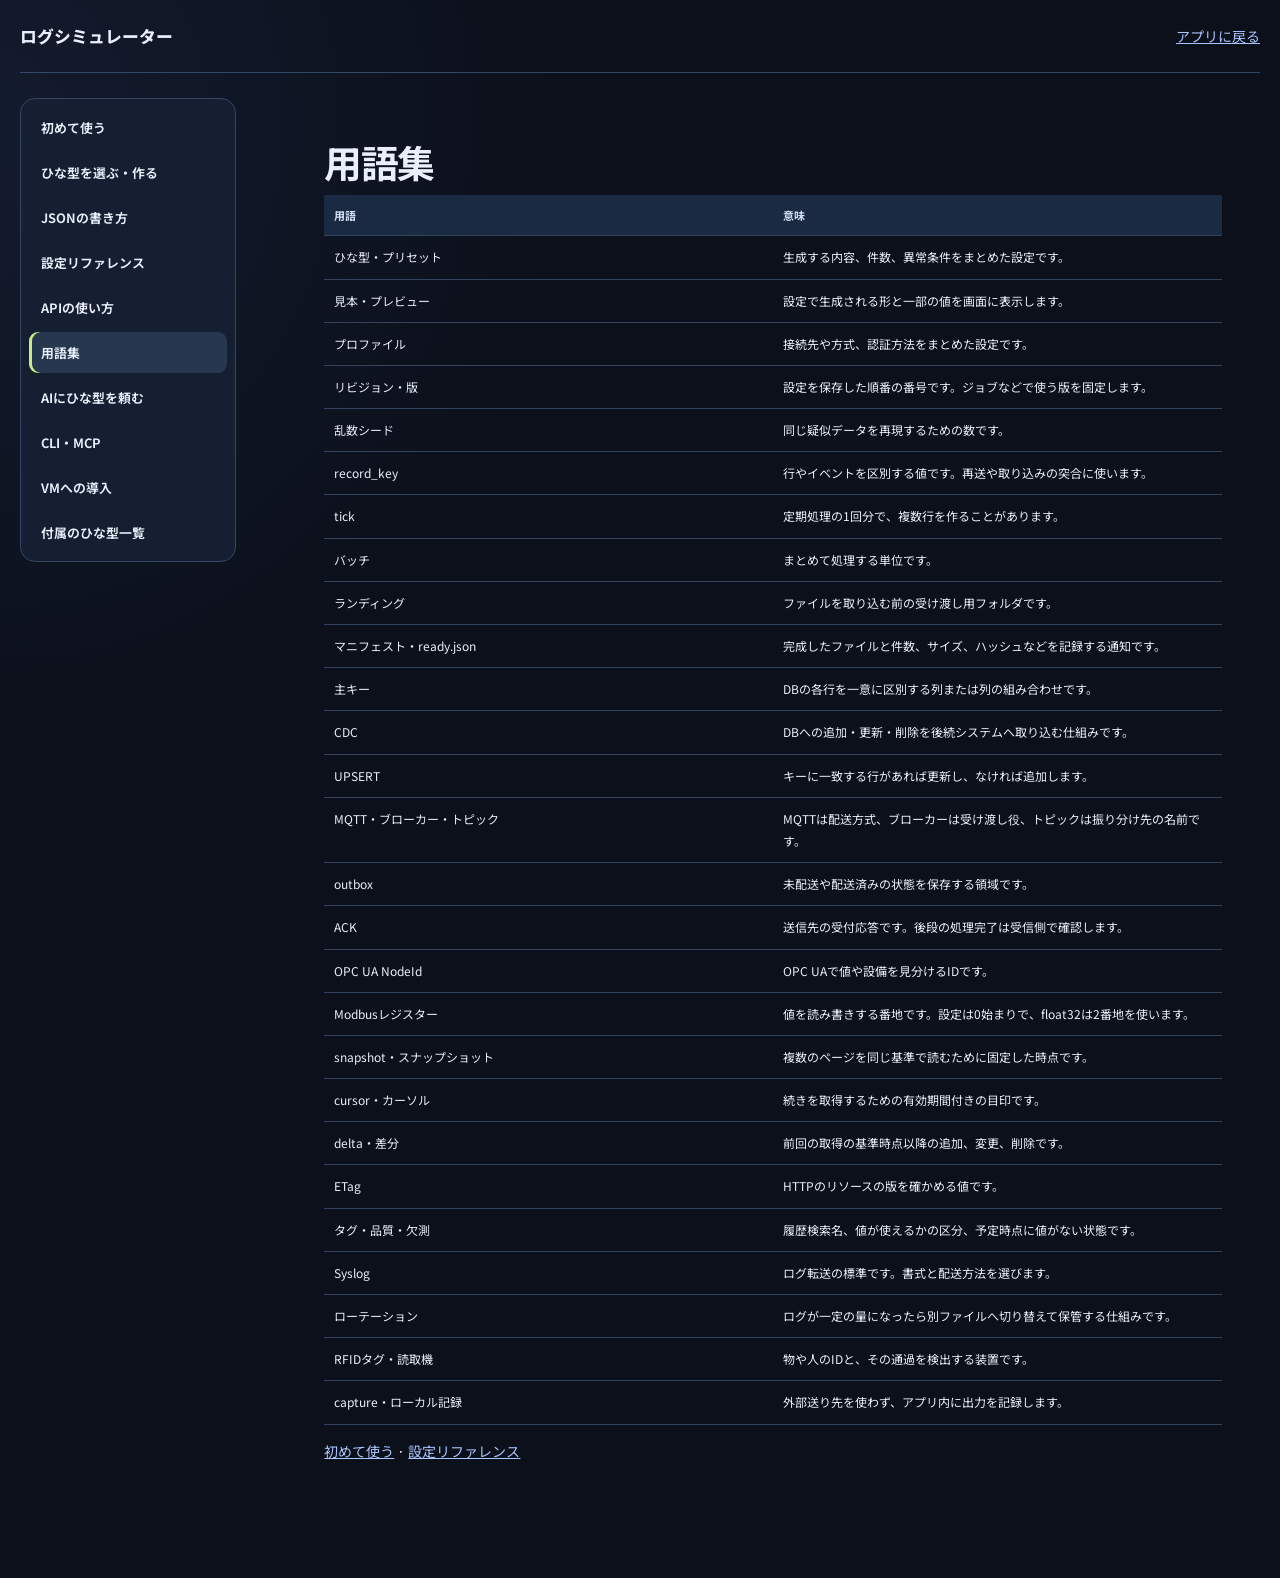
<file: docs/help-site/glossary.html>
<!doctype html>
<html lang="ja">
<head>
  <meta charset="utf-8">
  <meta name="viewport" content="width=device-width, initial-scale=1">
  <title>用語集 | ログシミュレーター</title>
  <link rel="stylesheet" href="/static/style.css">
  <link rel="stylesheet" href="/static/help.css">
  <script src="/static/help.js" defer></script>
</head>
<body class="help-page">
  <a class="help-skip" href="#help-content">本文へ移動</a>
  <div class="help-top">
    <a class="help-home" href="/">ログシミュレーター</a>
    <a href="/">アプリに戻る</a>
  </div>
  <div class="help-layout">
    <nav class="help-nav" aria-label="ヘルプ"><a href="/help/index.html">初めて使う</a><a href="/help/presets.html">ひな型を選ぶ・作る</a><a href="/help/templates.html">JSONの書き方</a><a href="/help/settings.html">設定リファレンス</a><a href="/help/api.html">APIの使い方</a><a href="/help/glossary.html" aria-current="page">用語集</a><a href="/help/ai.html">AIにひな型を頼む</a><a href="/help/mcp.html">CLI・MCP</a><a href="/help/install.html">VMへの導入</a><a href="/help/catalog.html">付属のひな型一覧</a></nav>
    <main class="help-content" id="help-content">
      <article><h1>用語集</h1>
<table>
<thead>
<tr>
<th>用語</th>
<th>意味</th>
</tr>
</thead>
<tbody>
<tr>
<td>ひな型・プリセット</td>
<td>生成する内容、件数、異常条件をまとめた設定です。</td>
</tr>
<tr>
<td>見本・プレビュー</td>
<td>設定で生成される形と一部の値を画面に表示します。</td>
</tr>
<tr>
<td>プロファイル</td>
<td>接続先や方式、認証方法をまとめた設定です。</td>
</tr>
<tr>
<td>リビジョン・版</td>
<td>設定を保存した順番の番号です。ジョブなどで使う版を固定します。</td>
</tr>
<tr>
<td>乱数シード</td>
<td>同じ疑似データを再現するための数です。</td>
</tr>
<tr>
<td>record_key</td>
<td>行やイベントを区別する値です。再送や取り込みの突合に使います。</td>
</tr>
<tr>
<td>tick</td>
<td>定期処理の1回分で、複数行を作ることがあります。</td>
</tr>
<tr>
<td>バッチ</td>
<td>まとめて処理する単位です。</td>
</tr>
<tr>
<td>ランディング</td>
<td>ファイルを取り込む前の受け渡し用フォルダです。</td>
</tr>
<tr>
<td>マニフェスト・ready.json</td>
<td>完成したファイルと件数、サイズ、ハッシュなどを記録する通知です。</td>
</tr>
<tr>
<td>主キー</td>
<td>DBの各行を一意に区別する列または列の組み合わせです。</td>
</tr>
<tr>
<td>CDC</td>
<td>DBへの追加・更新・削除を後続システムへ取り込む仕組みです。</td>
</tr>
<tr>
<td>UPSERT</td>
<td>キーに一致する行があれば更新し、なければ追加します。</td>
</tr>
<tr>
<td>MQTT・ブローカー・トピック</td>
<td>MQTTは配送方式、ブローカーは受け渡し役、トピックは振り分け先の名前です。</td>
</tr>
<tr>
<td>outbox</td>
<td>未配送や配送済みの状態を保存する領域です。</td>
</tr>
<tr>
<td>ACK</td>
<td>送信先の受付応答です。後段の処理完了は受信側で確認します。</td>
</tr>
<tr>
<td>OPC UA NodeId</td>
<td>OPC UAで値や設備を見分けるIDです。</td>
</tr>
<tr>
<td>Modbusレジスター</td>
<td>値を読み書きする番地です。設定は0始まりで、float32は2番地を使います。</td>
</tr>
<tr>
<td>snapshot・スナップショット</td>
<td>複数のページを同じ基準で読むために固定した時点です。</td>
</tr>
<tr>
<td>cursor・カーソル</td>
<td>続きを取得するための有効期間付きの目印です。</td>
</tr>
<tr>
<td>delta・差分</td>
<td>前回の取得の基準時点以降の追加、変更、削除です。</td>
</tr>
<tr>
<td>ETag</td>
<td>HTTPのリソースの版を確かめる値です。</td>
</tr>
<tr>
<td>タグ・品質・欠測</td>
<td>履歴検索名、値が使えるかの区分、予定時点に値がない状態です。</td>
</tr>
<tr>
<td>Syslog</td>
<td>ログ転送の標準です。書式と配送方法を選びます。</td>
</tr>
<tr>
<td>ローテーション</td>
<td>ログが一定の量になったら別ファイルへ切り替えて保管する仕組みです。</td>
</tr>
<tr>
<td>RFIDタグ・読取機</td>
<td>物や人のIDと、その通過を検出する装置です。</td>
</tr>
<tr>
<td>capture・ローカル記録</td>
<td>外部送り先を使わず、アプリ内に出力を記録します。</td>
</tr>
</tbody>
</table>
<p><a href="/help/index.html">初めて使う</a> · <a href="/help/settings.html">設定リファレンス</a></p>
</article>
    </main>
  </div>
</body>
</html>
</file>
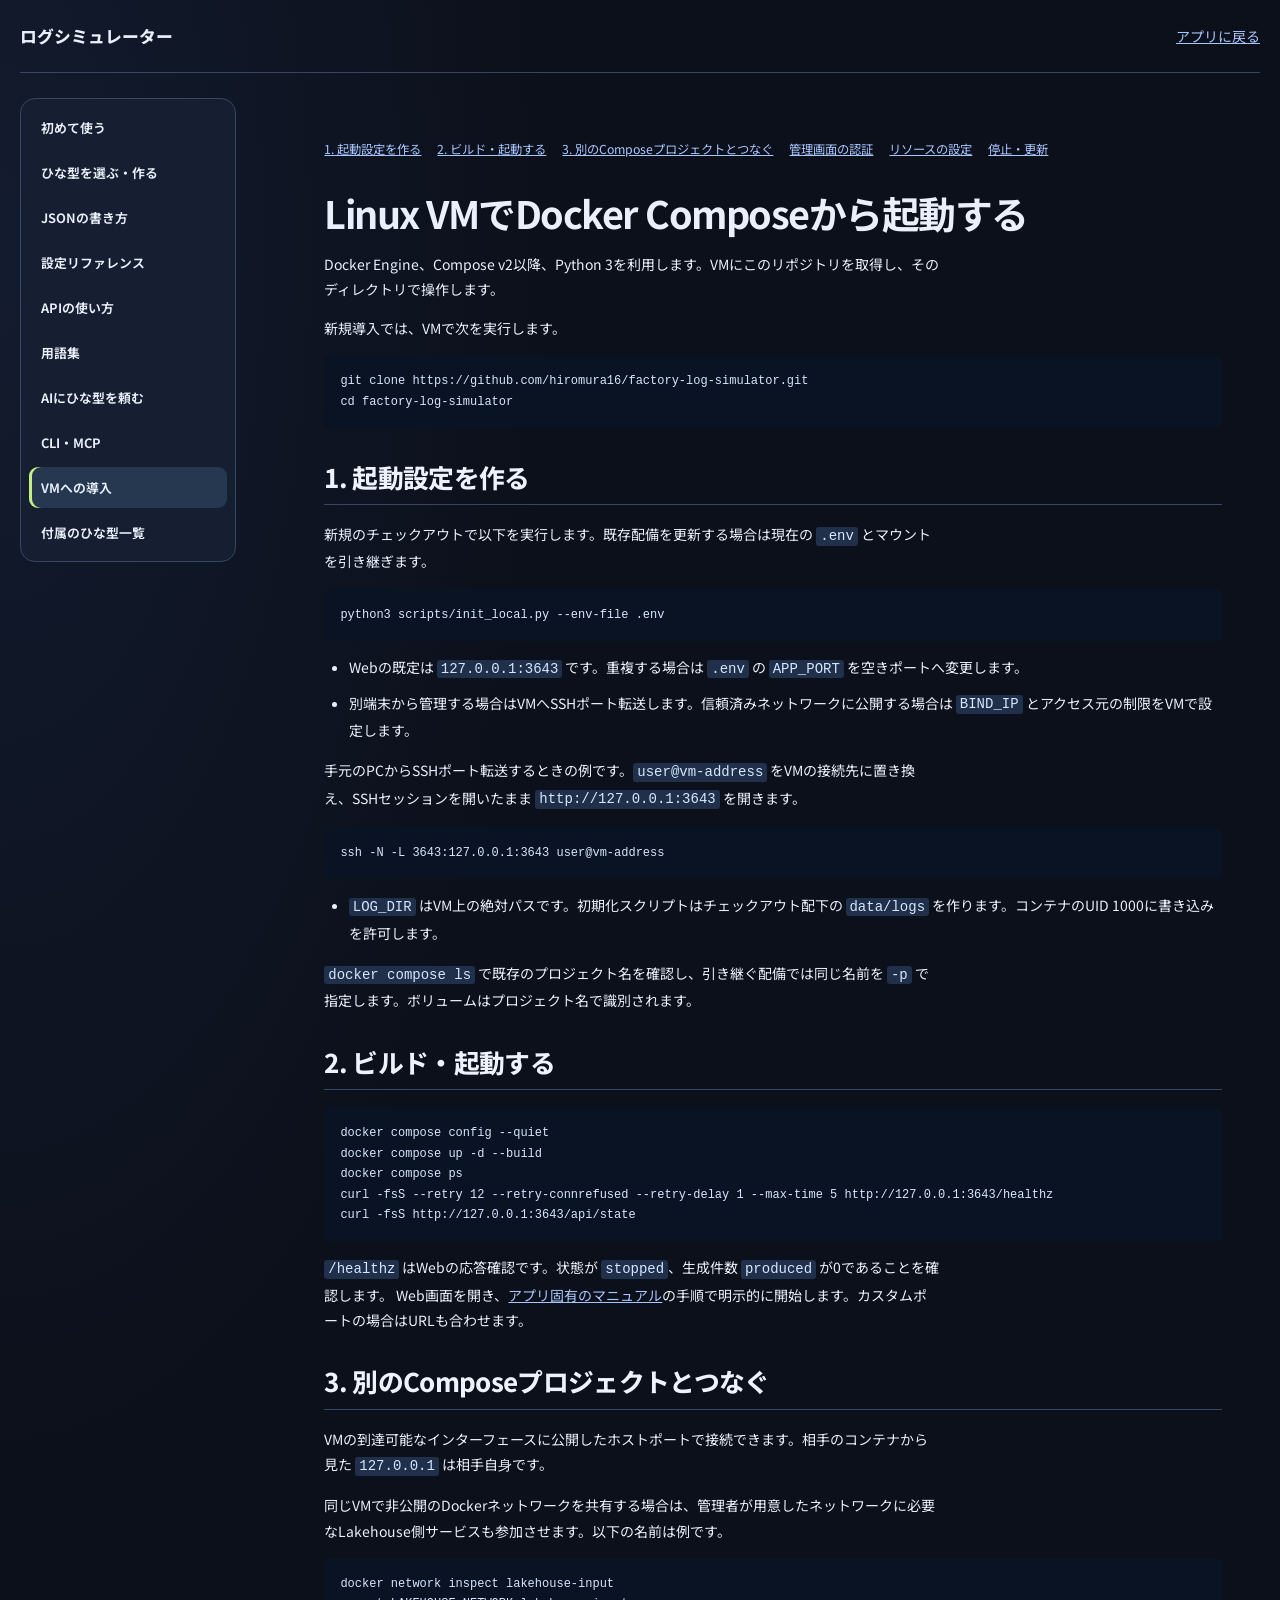
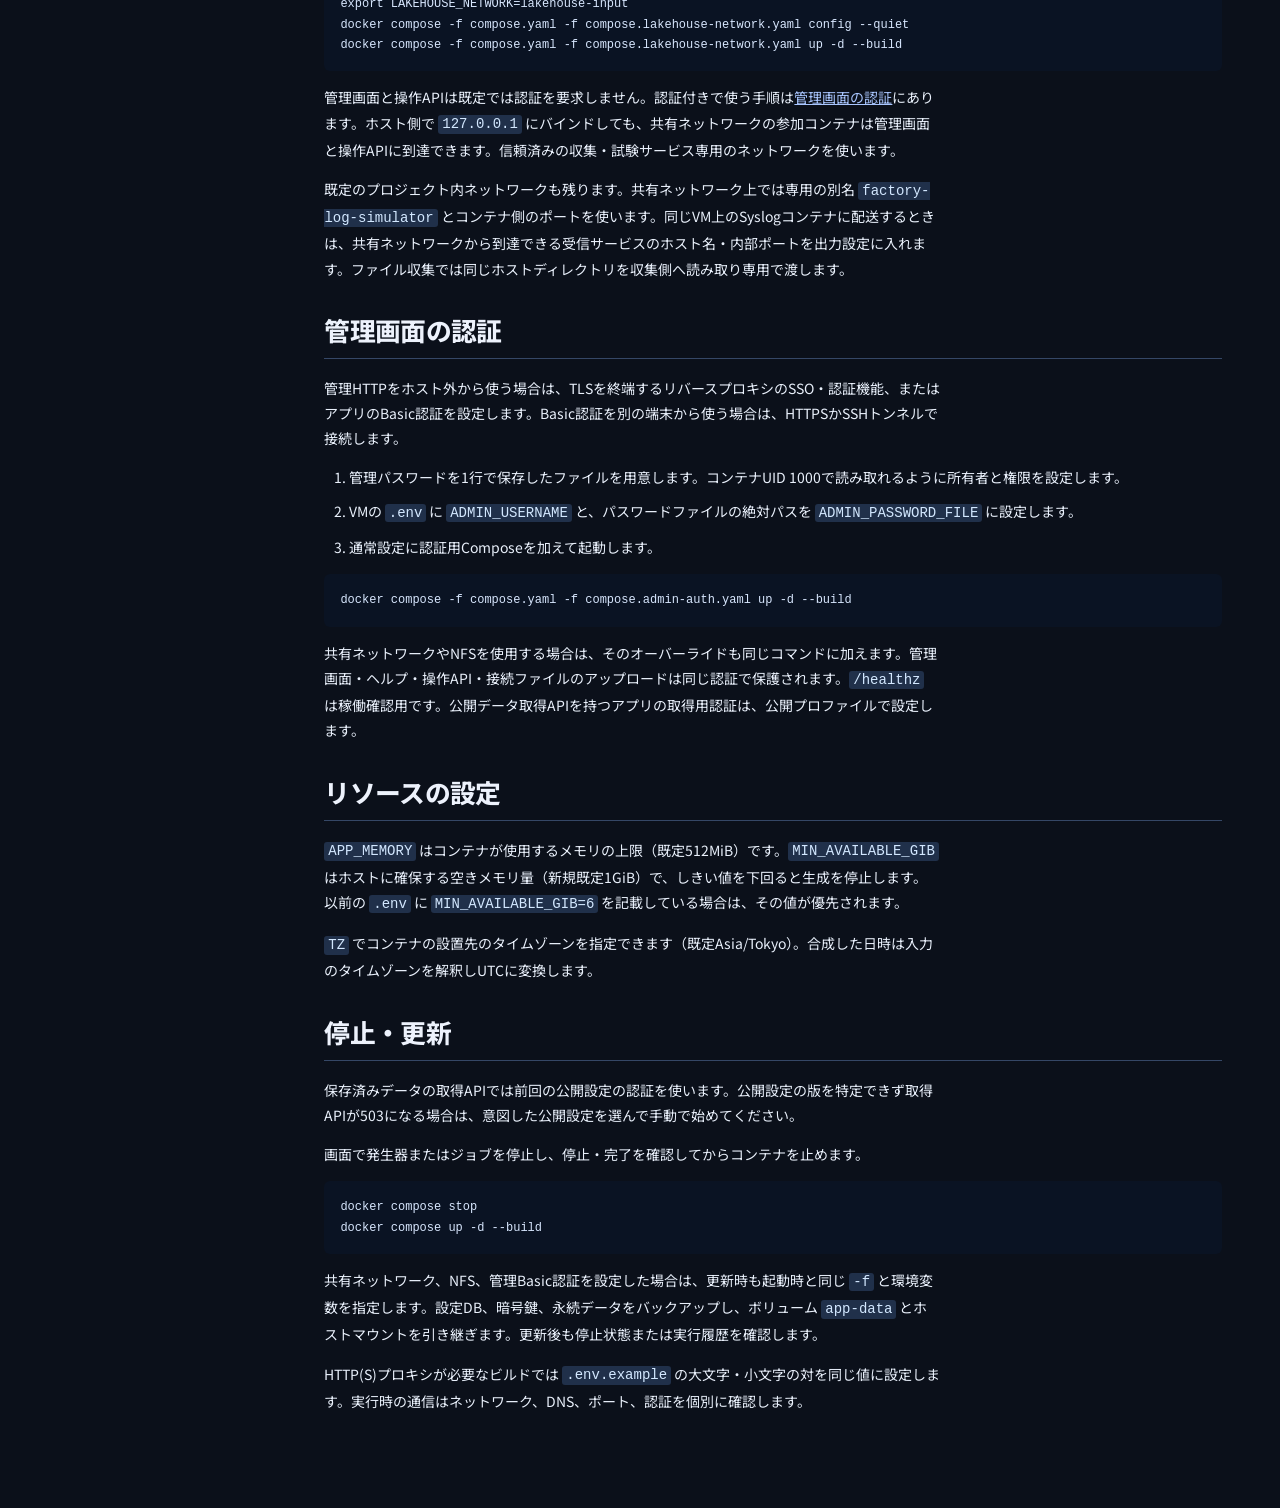
<file: docs/help-site/install.html>
<!doctype html>
<html lang="ja">
<head>
  <meta charset="utf-8">
  <meta name="viewport" content="width=device-width, initial-scale=1">
  <title>VMへの導入 | ログシミュレーター</title>
  <link rel="stylesheet" href="/static/style.css">
  <link rel="stylesheet" href="/static/help.css">
  <script src="/static/help.js" defer></script>
</head>
<body class="help-page">
  <a class="help-skip" href="#help-content">本文へ移動</a>
  <div class="help-top">
    <a class="help-home" href="/">ログシミュレーター</a>
    <a href="/">アプリに戻る</a>
  </div>
  <div class="help-layout">
    <nav class="help-nav" aria-label="ヘルプ"><a href="/help/index.html">初めて使う</a><a href="/help/presets.html">ひな型を選ぶ・作る</a><a href="/help/templates.html">JSONの書き方</a><a href="/help/settings.html">設定リファレンス</a><a href="/help/api.html">APIの使い方</a><a href="/help/glossary.html">用語集</a><a href="/help/ai.html">AIにひな型を頼む</a><a href="/help/mcp.html">CLI・MCP</a><a href="/help/install.html" aria-current="page">VMへの導入</a><a href="/help/catalog.html">付属のひな型一覧</a></nav>
    <main class="help-content" id="help-content">
      <nav class="help-outline" aria-label="このページ"><a href="#1-起動設定を作る">1. 起動設定を作る</a><a href="#2-ビルド-起動する">2. ビルド・起動する</a><a href="#3-別のcomposeプロジェクトとつなぐ">3. 別のComposeプロジェクトとつなぐ</a><a href="#管理画面の認証">管理画面の認証</a><a href="#リソ-スの設定">リソースの設定</a><a href="#停止-更新">停止・更新</a></nav>
      <article><h1>Linux VMでDocker Composeから起動する</h1>
<p>Docker Engine、Compose v2以降、Python 3を利用します。VMにこのリポジトリを取得し、そのディレクトリで操作します。</p>
<p>新規導入では、VMで次を実行します。</p>
<pre><code class="language-sh">git clone https://github.com/hiromura16/factory-log-simulator.git
cd factory-log-simulator
</code></pre>
<h2 id="1-起動設定を作る">1. 起動設定を作る</h2>
<p>新規のチェックアウトで以下を実行します。既存配備を更新する場合は現在の <code>.env</code> とマウントを引き継ぎます。</p>
<pre><code class="language-sh">python3 scripts/init_local.py --env-file .env
</code></pre>
<ul>
<li>Webの既定は <code>127.0.0.1:3643</code> です。重複する場合は <code>.env</code> の <code>APP_PORT</code> を空きポートへ変更します。</li>
<li>別端末から管理する場合はVMへSSHポート転送します。信頼済みネットワークに公開する場合は <code>BIND_IP</code> とアクセス元の制限をVMで設定します。</li>
</ul>
<p>手元のPCからSSHポート転送するときの例です。<code>user@vm-address</code> をVMの接続先に置き換え、SSHセッションを開いたまま <code>http://127.0.0.1:3643</code> を開きます。</p>
<pre><code class="language-sh">ssh -N -L 3643:127.0.0.1:3643 user@vm-address
</code></pre>
<ul>
<li><code>LOG_DIR</code> はVM上の絶対パスです。初期化スクリプトはチェックアウト配下の <code>data/logs</code> を作ります。コンテナのUID 1000に書き込みを許可します。</li>
</ul>
<p><code>docker compose ls</code> で既存のプロジェクト名を確認し、引き継ぐ配備では同じ名前を <code>-p</code> で指定します。ボリュームはプロジェクト名で識別されます。</p>
<h2 id="2-ビルド-起動する">2. ビルド・起動する</h2>
<pre><code class="language-sh">docker compose config --quiet
docker compose up -d --build
docker compose ps
curl -fsS --retry 12 --retry-connrefused --retry-delay 1 --max-time 5 http://127.0.0.1:3643/healthz
curl -fsS http://127.0.0.1:3643/api/state
</code></pre>
<p><code>/healthz</code> はWebの応答確認です。状態が <code>stopped</code>、生成件数 <code>produced</code> が0であることを確認します。 Web画面を開き、<a href="/help/index.html">アプリ固有のマニュアル</a>の手順で明示的に開始します。カスタムポートの場合はURLも合わせます。</p>
<h2 id="3-別のcomposeプロジェクトとつなぐ">3. 別のComposeプロジェクトとつなぐ</h2>
<p>VMの到達可能なインターフェースに公開したホストポートで接続できます。相手のコンテナから見た <code>127.0.0.1</code> は相手自身です。</p>
<p>同じVMで非公開のDockerネットワークを共有する場合は、管理者が用意したネットワークに必要なLakehouse側サービスも参加させます。以下の名前は例です。</p>
<pre><code class="language-sh">docker network inspect lakehouse-input
export LAKEHOUSE_NETWORK=lakehouse-input
docker compose -f compose.yaml -f compose.lakehouse-network.yaml config --quiet
docker compose -f compose.yaml -f compose.lakehouse-network.yaml up -d --build
</code></pre>
<p>管理画面と操作APIは既定では認証を要求しません。認証付きで使う手順は<a href="#%E7%AE%A1%E7%90%86%E7%94%BB%E9%9D%A2%E3%81%AE%E8%AA%8D%E8%A8%BC">管理画面の認証</a>にあります。ホスト側で <code>127.0.0.1</code> にバインドしても、共有ネットワークの参加コンテナは管理画面と操作APIに到達できます。信頼済みの収集・試験サービス専用のネットワークを使います。</p>
<p>既定のプロジェクト内ネットワークも残ります。共有ネットワーク上では専用の別名 <code>factory-log-simulator</code> とコンテナ側のポートを使います。同じVM上のSyslogコンテナに配送するときは、共有ネットワークから到達できる受信サービスのホスト名・内部ポートを出力設定に入れます。ファイル収集では同じホストディレクトリを収集側へ読み取り専用で渡します。</p>
<h2 id="管理画面の認証">管理画面の認証</h2>
<p>管理HTTPをホスト外から使う場合は、TLSを終端するリバースプロキシのSSO・認証機能、またはアプリのBasic認証を設定します。Basic認証を別の端末から使う場合は、HTTPSかSSHトンネルで接続します。</p>
<ol>
<li>管理パスワードを1行で保存したファイルを用意します。コンテナUID 1000で読み取れるように所有者と権限を設定します。</li>
<li>VMの <code>.env</code> に <code>ADMIN_USERNAME</code> と、パスワードファイルの絶対パスを <code>ADMIN_PASSWORD_FILE</code> に設定します。</li>
<li>通常設定に認証用Composeを加えて起動します。</li>
</ol>
<pre><code class="language-sh">docker compose -f compose.yaml -f compose.admin-auth.yaml up -d --build
</code></pre>
<p>共有ネットワークやNFSを使用する場合は、そのオーバーライドも同じコマンドに加えます。管理画面・ヘルプ・操作API・接続ファイルのアップロードは同じ認証で保護されます。<code>/healthz</code> は稼働確認用です。公開データ取得APIを持つアプリの取得用認証は、公開プロファイルで設定します。</p>
<h2 id="リソ-スの設定">リソースの設定</h2>
<p><code>APP_MEMORY</code> はコンテナが使用するメモリの上限（既定512MiB）です。<code>MIN_AVAILABLE_GIB</code> はホストに確保する空きメモリ量（新規既定1GiB）で、しきい値を下回ると生成を停止します。以前の <code>.env</code> に <code>MIN_AVAILABLE_GIB=6</code> を記載している場合は、その値が優先されます。</p>
<p><code>TZ</code> でコンテナの設置先のタイムゾーンを指定できます（既定Asia/Tokyo）。合成した日時は入力のタイムゾーンを解釈しUTCに変換します。</p>
<h2 id="停止-更新">停止・更新</h2>
<p>保存済みデータの取得APIでは前回の公開設定の認証を使います。公開設定の版を特定できず取得APIが503になる場合は、意図した公開設定を選んで手動で始めてください。</p>
<p>画面で発生器またはジョブを停止し、停止・完了を確認してからコンテナを止めます。</p>
<pre><code class="language-sh">docker compose stop
docker compose up -d --build
</code></pre>
<p>共有ネットワーク、NFS、管理Basic認証を設定した場合は、更新時も起動時と同じ <code>-f</code> と環境変数を指定します。設定DB、暗号鍵、永続データをバックアップし、ボリューム <code>app-data</code> とホストマウントを引き継ぎます。更新後も停止状態または実行履歴を確認します。</p>
<p>HTTP(S)プロキシが必要なビルドでは <code>.env.example</code> の大文字・小文字の対を同じ値に設定します。実行時の通信はネットワーク、DNS、ポート、認証を個別に確認します。</p>
</article>
    </main>
  </div>
</body>
</html>
</file>
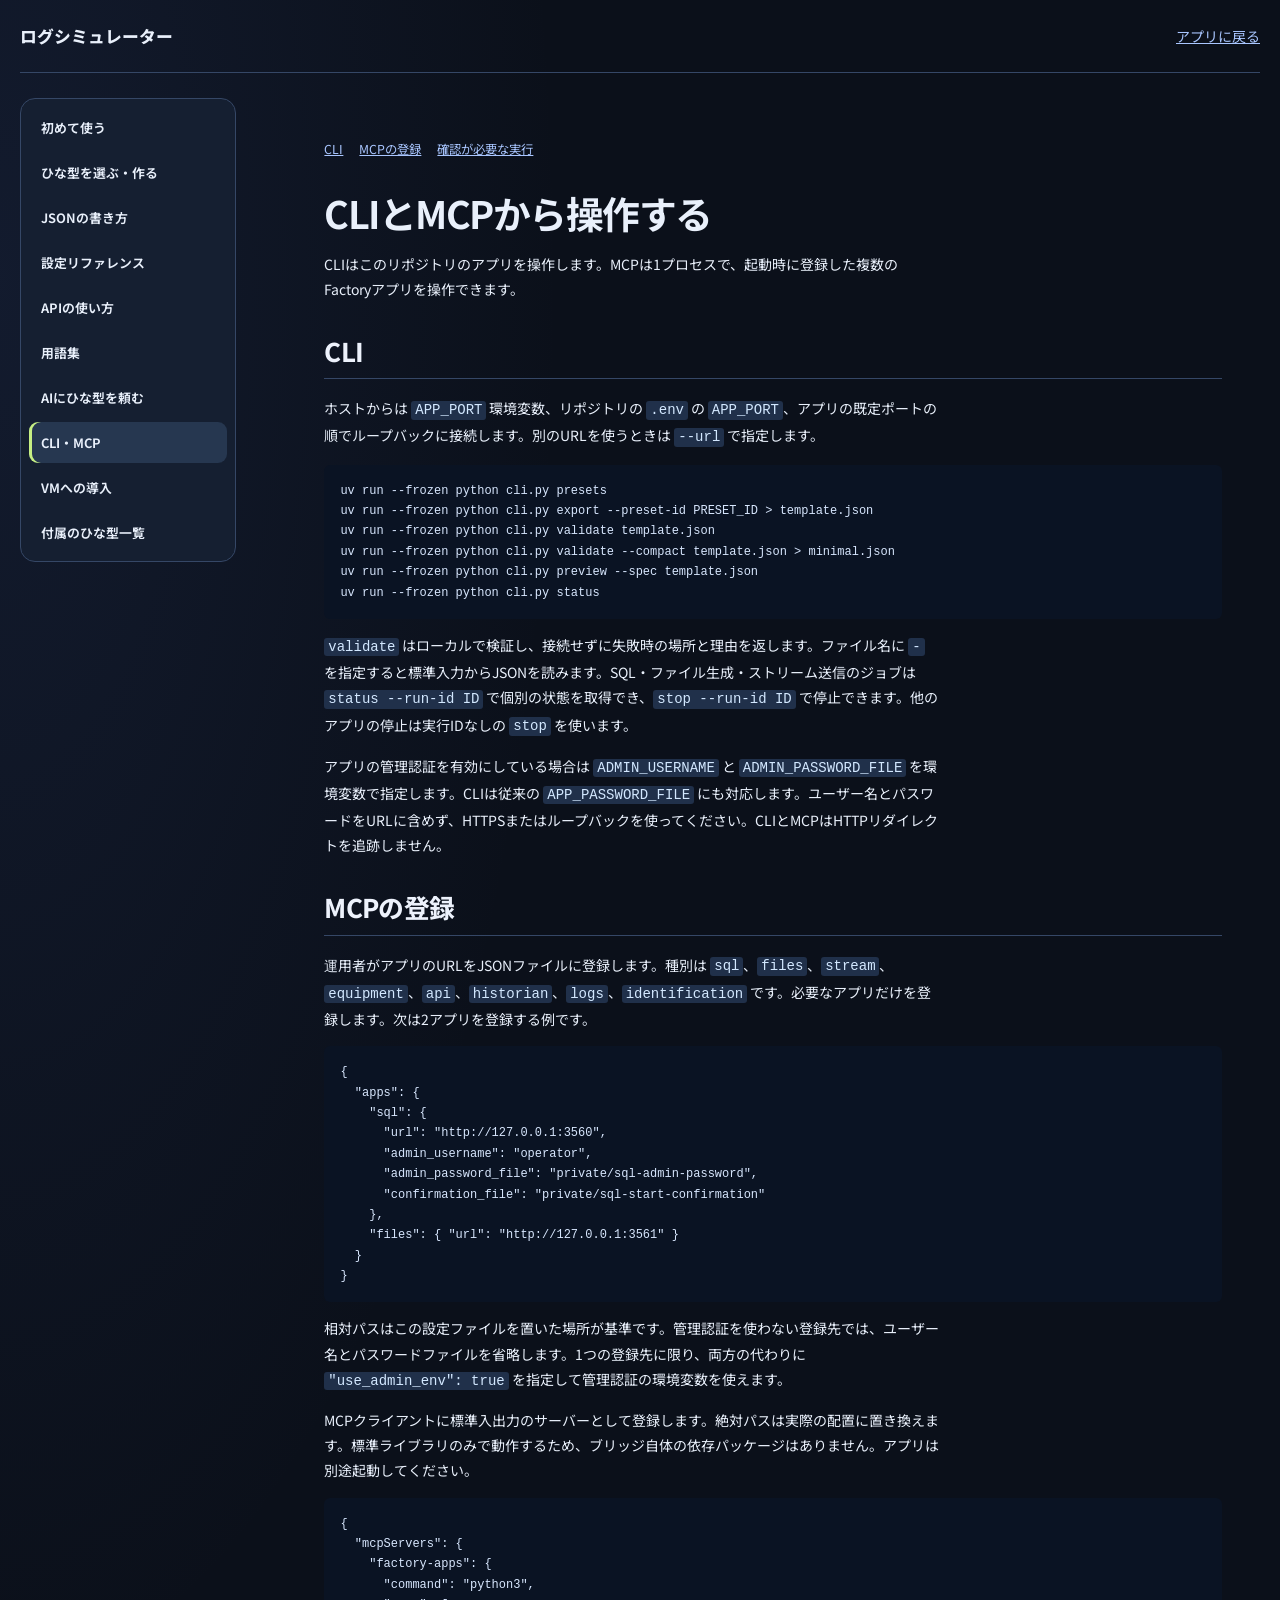
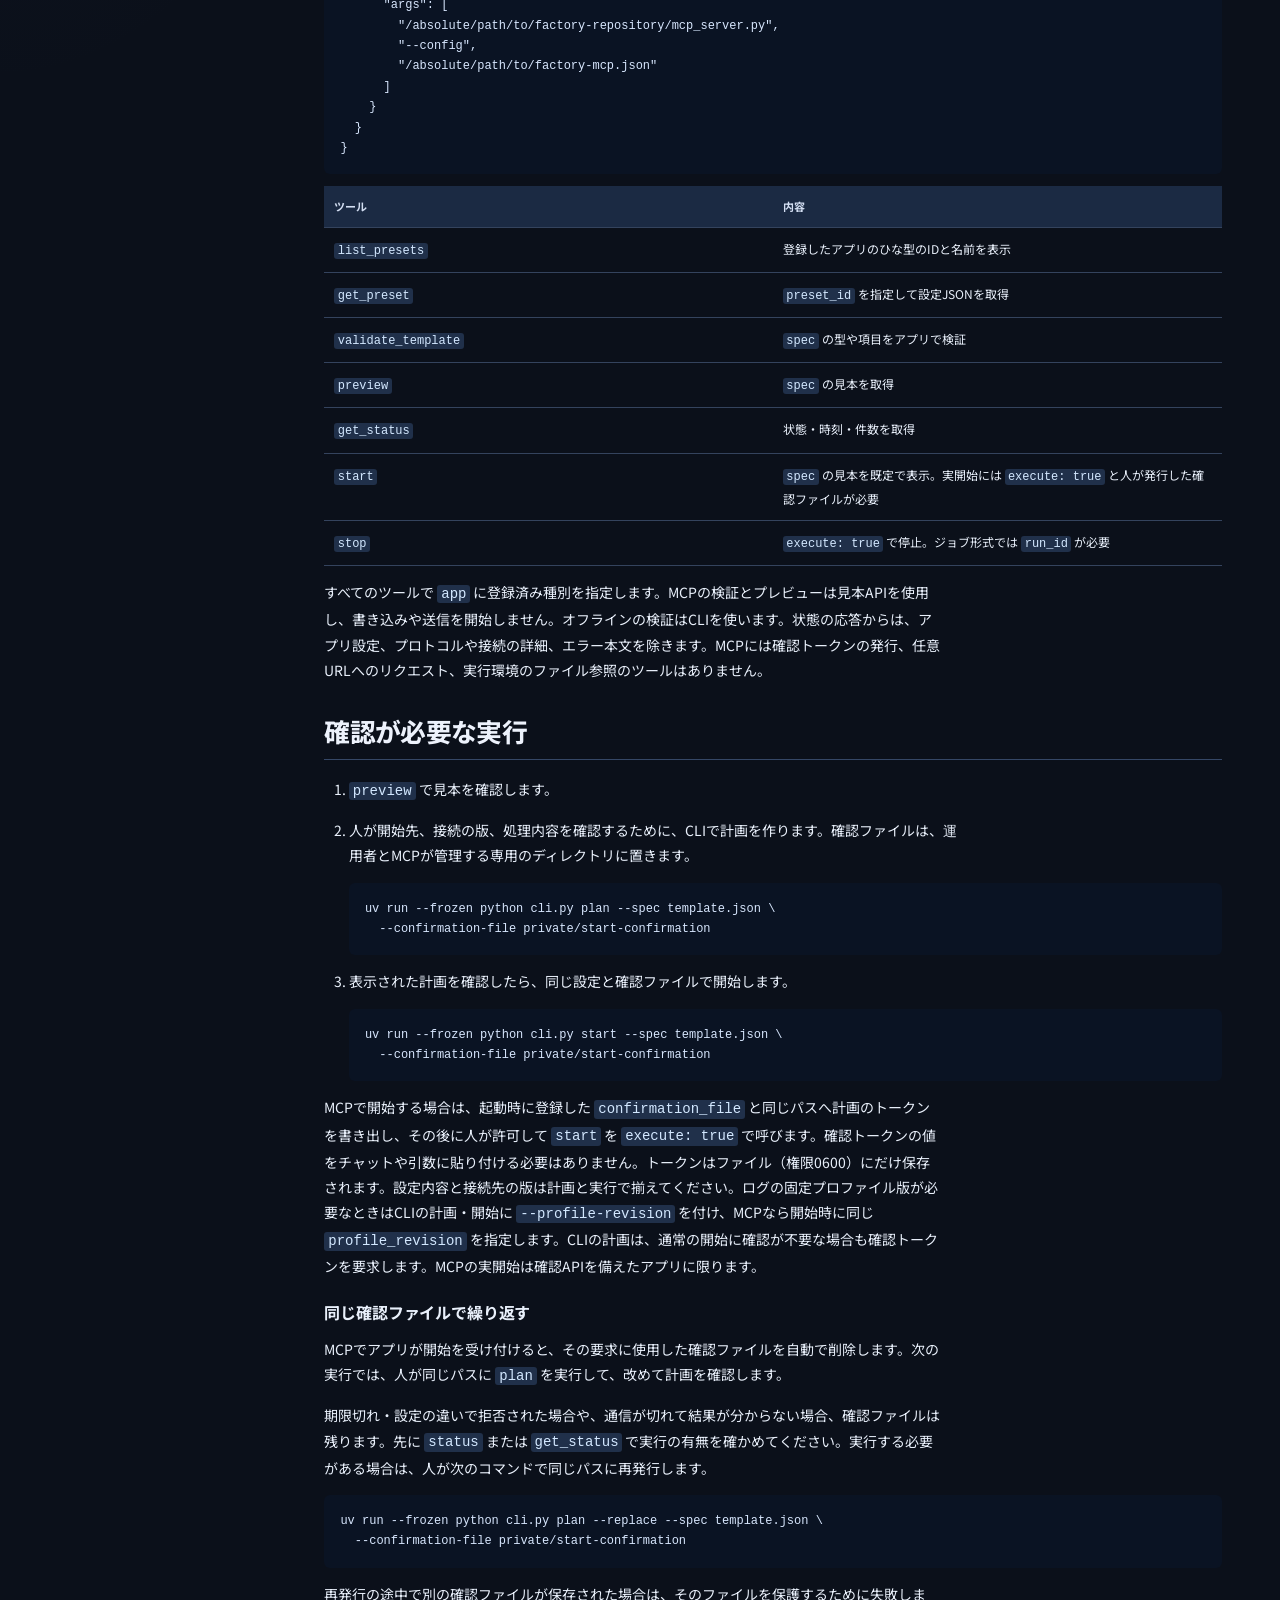
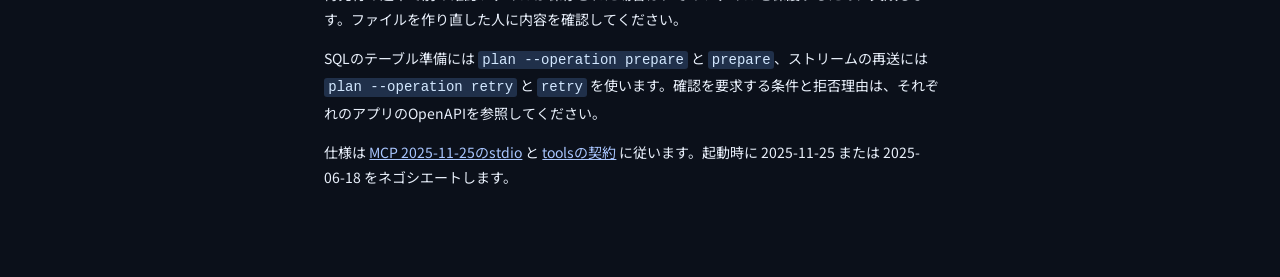
<file: docs/help-site/mcp.html>
<!doctype html>
<html lang="ja">
<head>
  <meta charset="utf-8">
  <meta name="viewport" content="width=device-width, initial-scale=1">
  <title>CLI・MCP | ログシミュレーター</title>
  <link rel="stylesheet" href="/static/style.css">
  <link rel="stylesheet" href="/static/help.css">
  <script src="/static/help.js" defer></script>
</head>
<body class="help-page">
  <a class="help-skip" href="#help-content">本文へ移動</a>
  <div class="help-top">
    <a class="help-home" href="/">ログシミュレーター</a>
    <a href="/">アプリに戻る</a>
  </div>
  <div class="help-layout">
    <nav class="help-nav" aria-label="ヘルプ"><a href="/help/index.html">初めて使う</a><a href="/help/presets.html">ひな型を選ぶ・作る</a><a href="/help/templates.html">JSONの書き方</a><a href="/help/settings.html">設定リファレンス</a><a href="/help/api.html">APIの使い方</a><a href="/help/glossary.html">用語集</a><a href="/help/ai.html">AIにひな型を頼む</a><a href="/help/mcp.html" aria-current="page">CLI・MCP</a><a href="/help/install.html">VMへの導入</a><a href="/help/catalog.html">付属のひな型一覧</a></nav>
    <main class="help-content" id="help-content">
      <nav class="help-outline" aria-label="このページ"><a href="#cli">CLI</a><a href="#mcpの登録">MCPの登録</a><a href="#確認が必要な実行">確認が必要な実行</a></nav>
      <article><h1>CLIとMCPから操作する</h1>
<p>CLIはこのリポジトリのアプリを操作します。MCPは1プロセスで、起動時に登録した複数のFactoryアプリを操作できます。</p>
<h2 id="cli">CLI</h2>
<p>ホストからは <code>APP_PORT</code> 環境変数、リポジトリの <code>.env</code> の <code>APP_PORT</code>、アプリの既定ポートの順でループバックに接続します。別のURLを使うときは <code>--url</code> で指定します。</p>
<pre><code class="language-bash">uv run --frozen python cli.py presets
uv run --frozen python cli.py export --preset-id PRESET_ID &gt; template.json
uv run --frozen python cli.py validate template.json
uv run --frozen python cli.py validate --compact template.json &gt; minimal.json
uv run --frozen python cli.py preview --spec template.json
uv run --frozen python cli.py status
</code></pre>
<p><code>validate</code> はローカルで検証し、接続せずに失敗時の場所と理由を返します。ファイル名に <code>-</code> を指定すると標準入力からJSONを読みます。SQL・ファイル生成・ストリーム送信のジョブは <code>status --run-id ID</code> で個別の状態を取得でき、<code>stop --run-id ID</code> で停止できます。他のアプリの停止は実行IDなしの <code>stop</code> を使います。</p>
<p>アプリの管理認証を有効にしている場合は <code>ADMIN_USERNAME</code> と <code>ADMIN_PASSWORD_FILE</code> を環境変数で指定します。CLIは従来の <code>APP_PASSWORD_FILE</code> にも対応します。ユーザー名とパスワードをURLに含めず、HTTPSまたはループバックを使ってください。CLIとMCPはHTTPリダイレクトを追跡しません。</p>
<h2 id="mcpの登録">MCPの登録</h2>
<p>運用者がアプリのURLをJSONファイルに登録します。種別は <code>sql</code>、<code>files</code>、<code>stream</code>、<code>equipment</code>、<code>api</code>、<code>historian</code>、<code>logs</code>、<code>identification</code> です。必要なアプリだけを登録します。次は2アプリを登録する例です。</p>
<pre><code class="language-json">{
  &quot;apps&quot;: {
    &quot;sql&quot;: {
      &quot;url&quot;: &quot;http://127.0.0.1:3560&quot;,
      &quot;admin_username&quot;: &quot;operator&quot;,
      &quot;admin_password_file&quot;: &quot;private/sql-admin-password&quot;,
      &quot;confirmation_file&quot;: &quot;private/sql-start-confirmation&quot;
    },
    &quot;files&quot;: { &quot;url&quot;: &quot;http://127.0.0.1:3561&quot; }
  }
}
</code></pre>
<p>相対パスはこの設定ファイルを置いた場所が基準です。管理認証を使わない登録先では、ユーザー名とパスワードファイルを省略します。1つの登録先に限り、両方の代わりに <code>&quot;use_admin_env&quot;: true</code> を指定して管理認証の環境変数を使えます。</p>
<p>MCPクライアントに標準入出力のサーバーとして登録します。絶対パスは実際の配置に置き換えます。標準ライブラリのみで動作するため、ブリッジ自体の依存パッケージはありません。アプリは別途起動してください。</p>
<pre><code class="language-json">{
  &quot;mcpServers&quot;: {
    &quot;factory-apps&quot;: {
      &quot;command&quot;: &quot;python3&quot;,
      &quot;args&quot;: [
        &quot;/absolute/path/to/factory-repository/mcp_server.py&quot;,
        &quot;--config&quot;,
        &quot;/absolute/path/to/factory-mcp.json&quot;
      ]
    }
  }
}
</code></pre>
<table>
<thead>
<tr>
<th>ツール</th>
<th>内容</th>
</tr>
</thead>
<tbody>
<tr>
<td><code>list_presets</code></td>
<td>登録したアプリのひな型のIDと名前を表示</td>
</tr>
<tr>
<td><code>get_preset</code></td>
<td><code>preset_id</code> を指定して設定JSONを取得</td>
</tr>
<tr>
<td><code>validate_template</code></td>
<td><code>spec</code> の型や項目をアプリで検証</td>
</tr>
<tr>
<td><code>preview</code></td>
<td><code>spec</code> の見本を取得</td>
</tr>
<tr>
<td><code>get_status</code></td>
<td>状態・時刻・件数を取得</td>
</tr>
<tr>
<td><code>start</code></td>
<td><code>spec</code> の見本を既定で表示。実開始には <code>execute: true</code> と人が発行した確認ファイルが必要</td>
</tr>
<tr>
<td><code>stop</code></td>
<td><code>execute: true</code> で停止。ジョブ形式では <code>run_id</code> が必要</td>
</tr>
</tbody>
</table>
<p>すべてのツールで <code>app</code> に登録済み種別を指定します。MCPの検証とプレビューは見本APIを使用し、書き込みや送信を開始しません。オフラインの検証はCLIを使います。状態の応答からは、アプリ設定、プロトコルや接続の詳細、エラー本文を除きます。MCPには確認トークンの発行、任意URLへのリクエスト、実行環境のファイル参照のツールはありません。</p>
<h2 id="確認が必要な実行">確認が必要な実行</h2>
<ol>
<li>
<p><code>preview</code> で見本を確認します。</p>
</li>
<li>
<p>人が開始先、接続の版、処理内容を確認するために、CLIで計画を作ります。確認ファイルは、運用者とMCPが管理する専用のディレクトリに置きます。</p>
<pre><code class="language-bash">uv run --frozen python cli.py plan --spec template.json \
  --confirmation-file private/start-confirmation
</code></pre>
</li>
<li>
<p>表示された計画を確認したら、同じ設定と確認ファイルで開始します。</p>
<pre><code class="language-bash">uv run --frozen python cli.py start --spec template.json \
  --confirmation-file private/start-confirmation
</code></pre>
</li>
</ol>
<p>MCPで開始する場合は、起動時に登録した <code>confirmation_file</code> と同じパスへ計画のトークンを書き出し、その後に人が許可して <code>start</code> を <code>execute: true</code> で呼びます。確認トークンの値をチャットや引数に貼り付ける必要はありません。トークンはファイル（権限0600）にだけ保存されます。設定内容と接続先の版は計画と実行で揃えてください。ログの固定プロファイル版が必要なときはCLIの計画・開始に <code>--profile-revision</code> を付け、MCPなら開始時に同じ <code>profile_revision</code> を指定します。CLIの計画は、通常の開始に確認が不要な場合も確認トークンを要求します。MCPの実開始は確認APIを備えたアプリに限ります。</p>
<h3 id="同じ確認ファイルで繰り返す">同じ確認ファイルで繰り返す</h3>
<p>MCPでアプリが開始を受け付けると、その要求に使用した確認ファイルを自動で削除します。次の実行では、人が同じパスに <code>plan</code> を実行して、改めて計画を確認します。</p>
<p>期限切れ・設定の違いで拒否された場合や、通信が切れて結果が分からない場合、確認ファイルは残ります。先に <code>status</code> または <code>get_status</code> で実行の有無を確かめてください。実行する必要がある場合は、人が次のコマンドで同じパスに再発行します。</p>
<pre><code class="language-bash">uv run --frozen python cli.py plan --replace --spec template.json \
  --confirmation-file private/start-confirmation
</code></pre>
<p>再発行の途中で別の確認ファイルが保存された場合は、そのファイルを保護するために失敗します。ファイルを作り直した人に内容を確認してください。</p>
<p>SQLのテーブル準備には <code>plan --operation prepare</code> と <code>prepare</code>、ストリームの再送には <code>plan --operation retry</code> と <code>retry</code> を使います。確認を要求する条件と拒否理由は、それぞれのアプリのOpenAPIを参照してください。</p>
<p>仕様は <a href="https://modelcontextprotocol.io/specification/2025-11-25/basic/transports">MCP 2025-11-25のstdio</a> と <a href="https://modelcontextprotocol.io/specification/2025-11-25/server/tools">toolsの契約</a> に従います。起動時に 2025-11-25 または 2025-06-18 をネゴシエートします。</p>
</article>
    </main>
  </div>
</body>
</html>
</file>
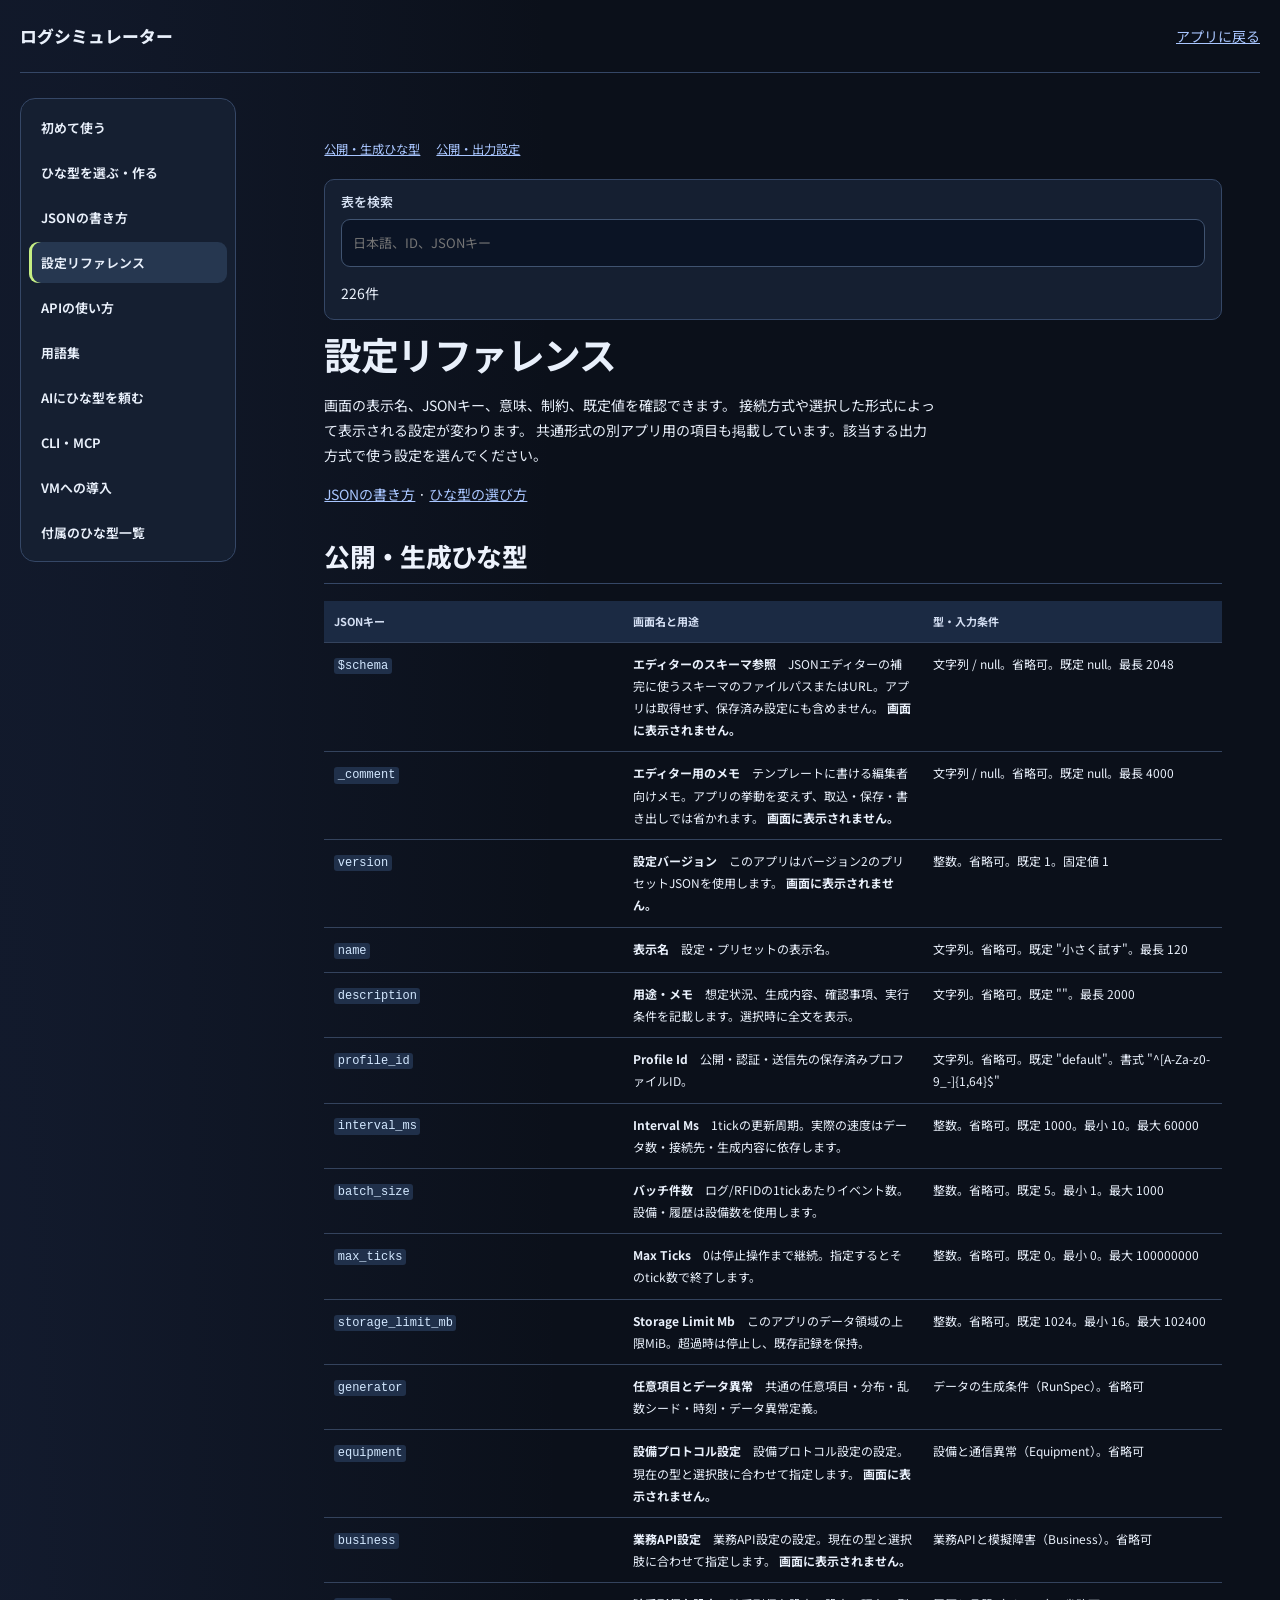
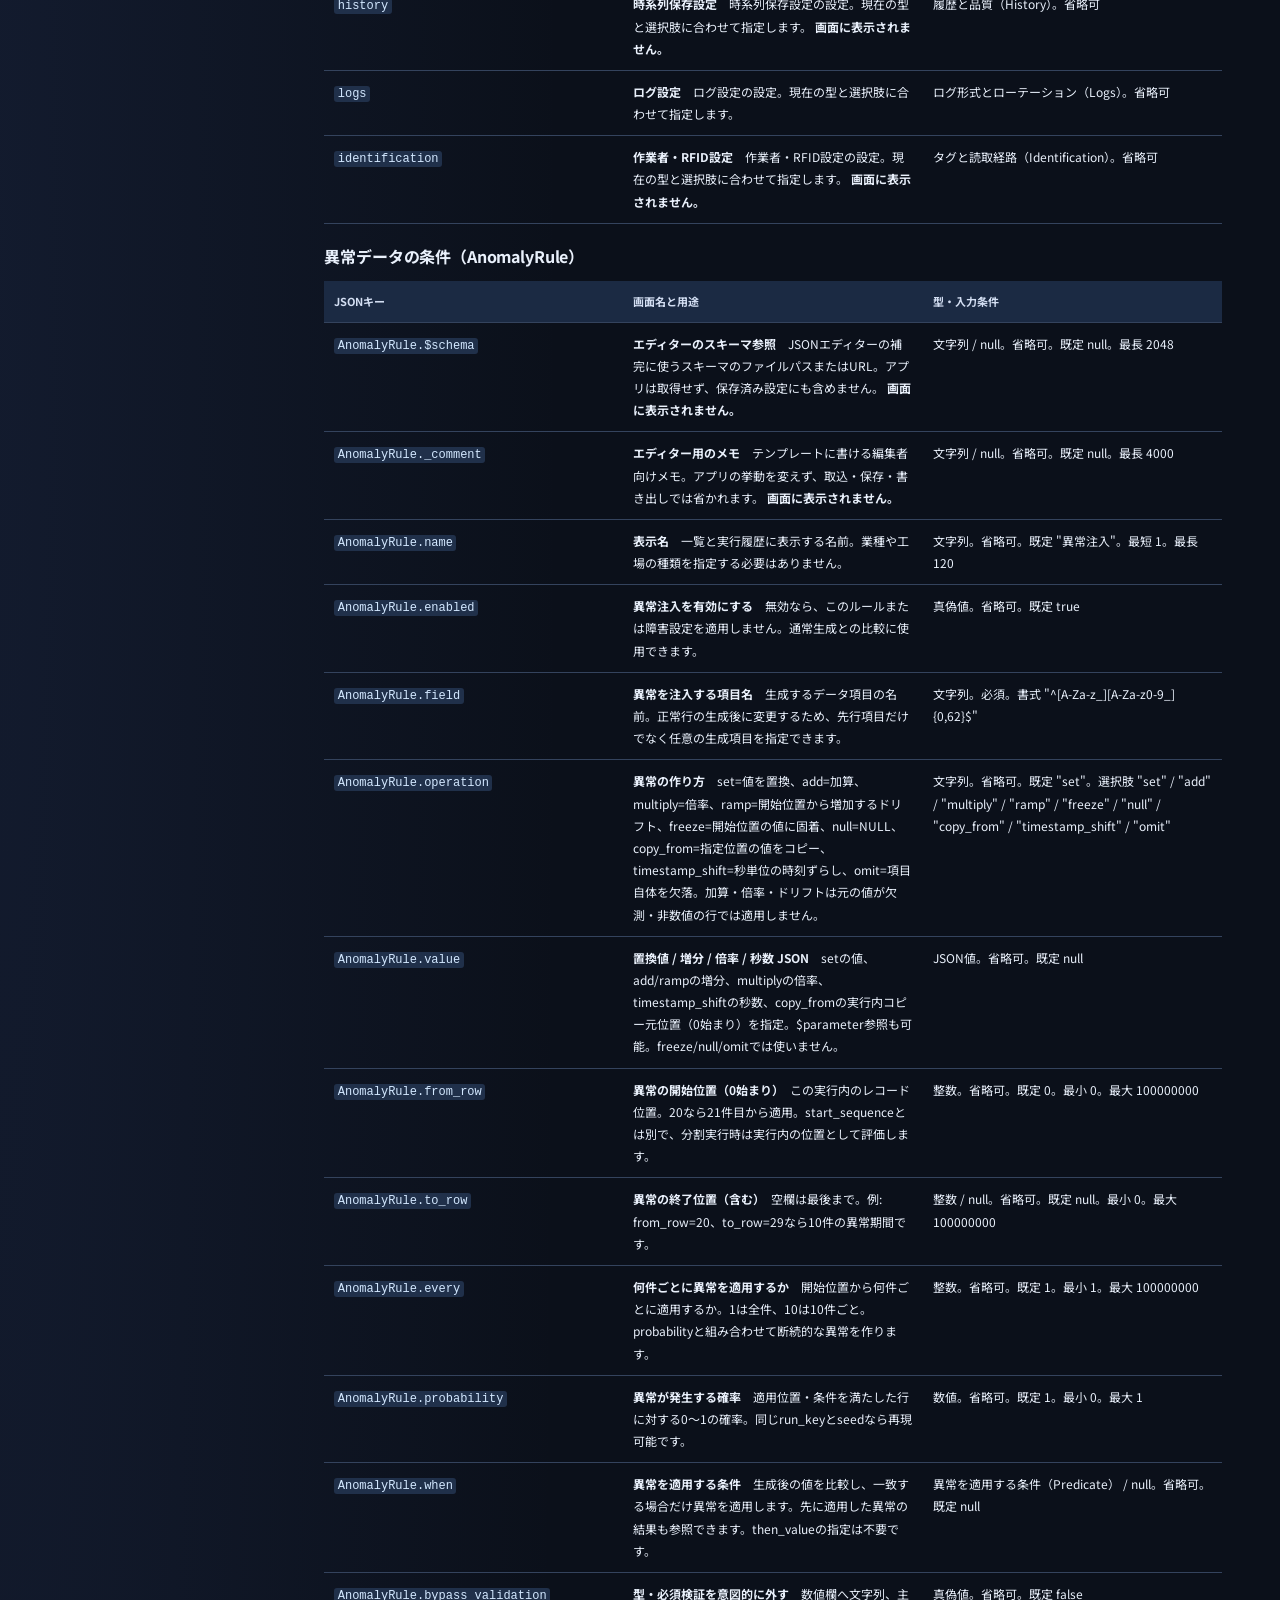
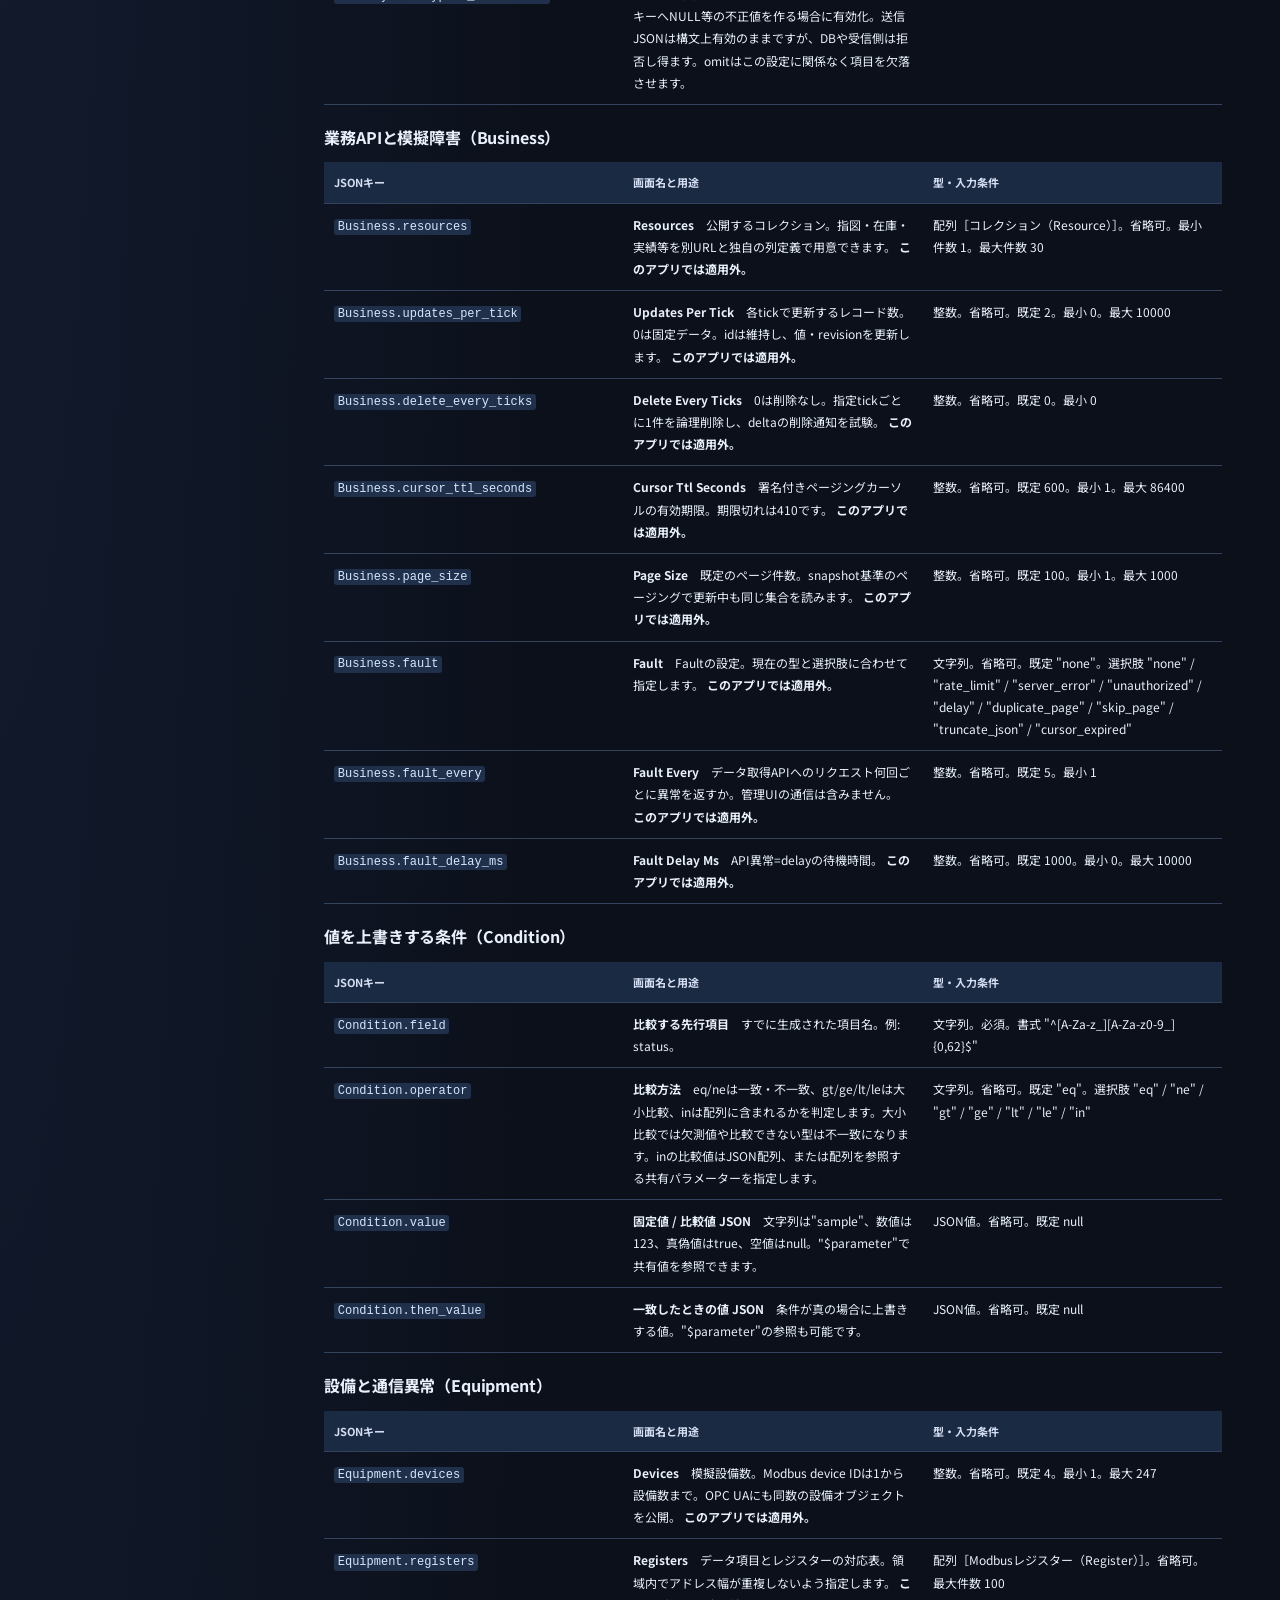
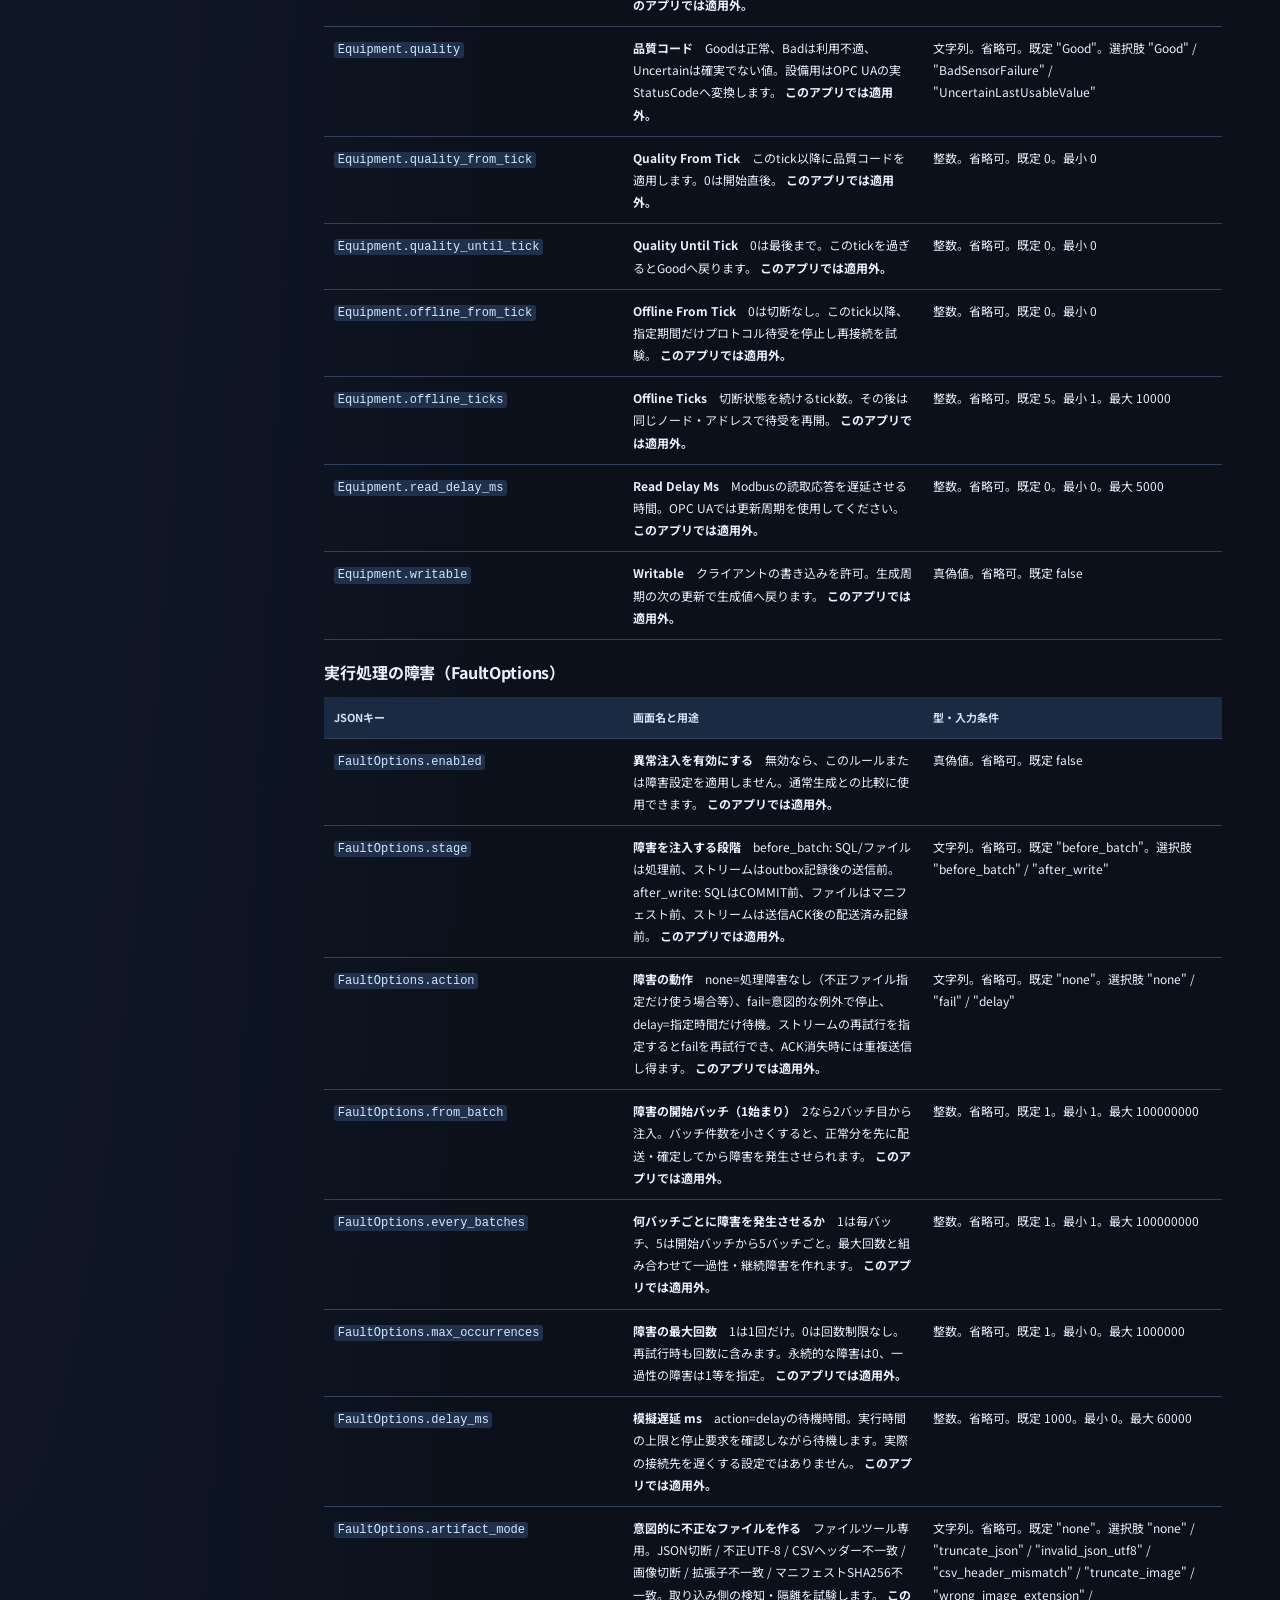
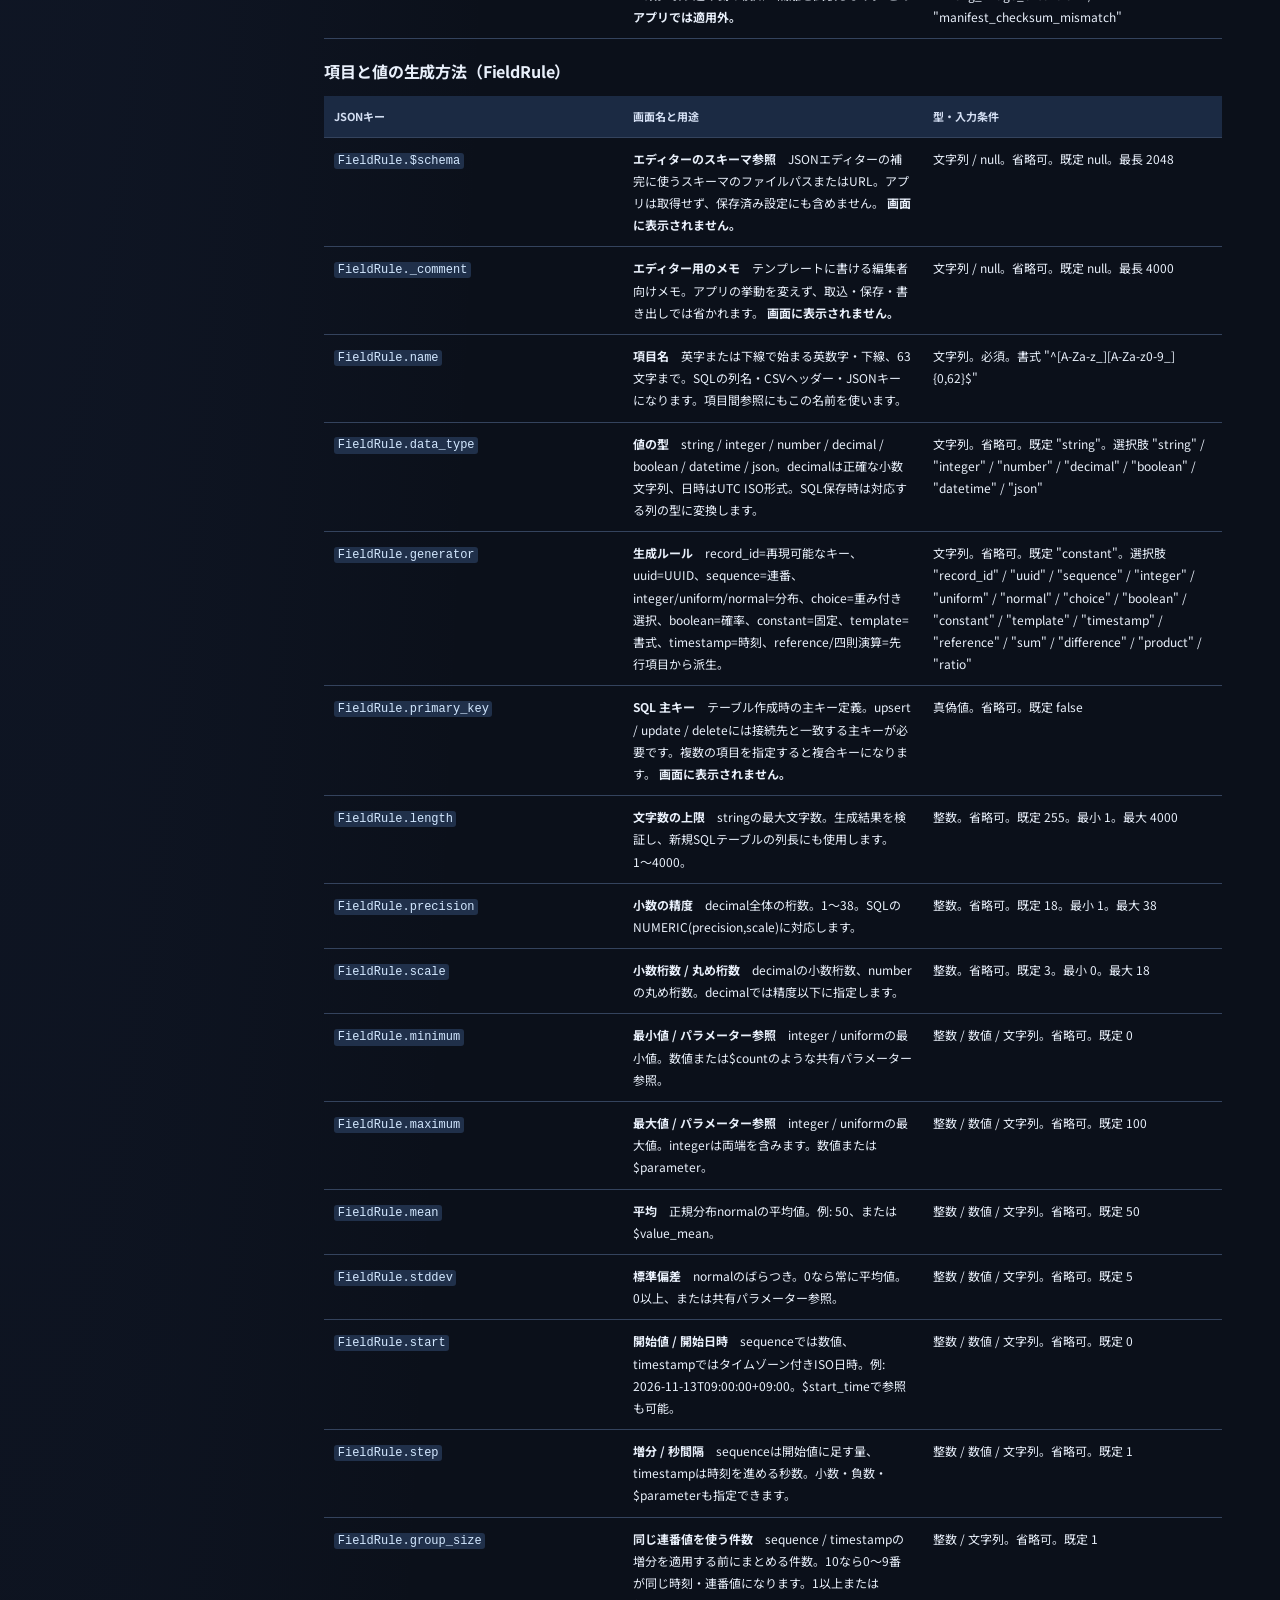
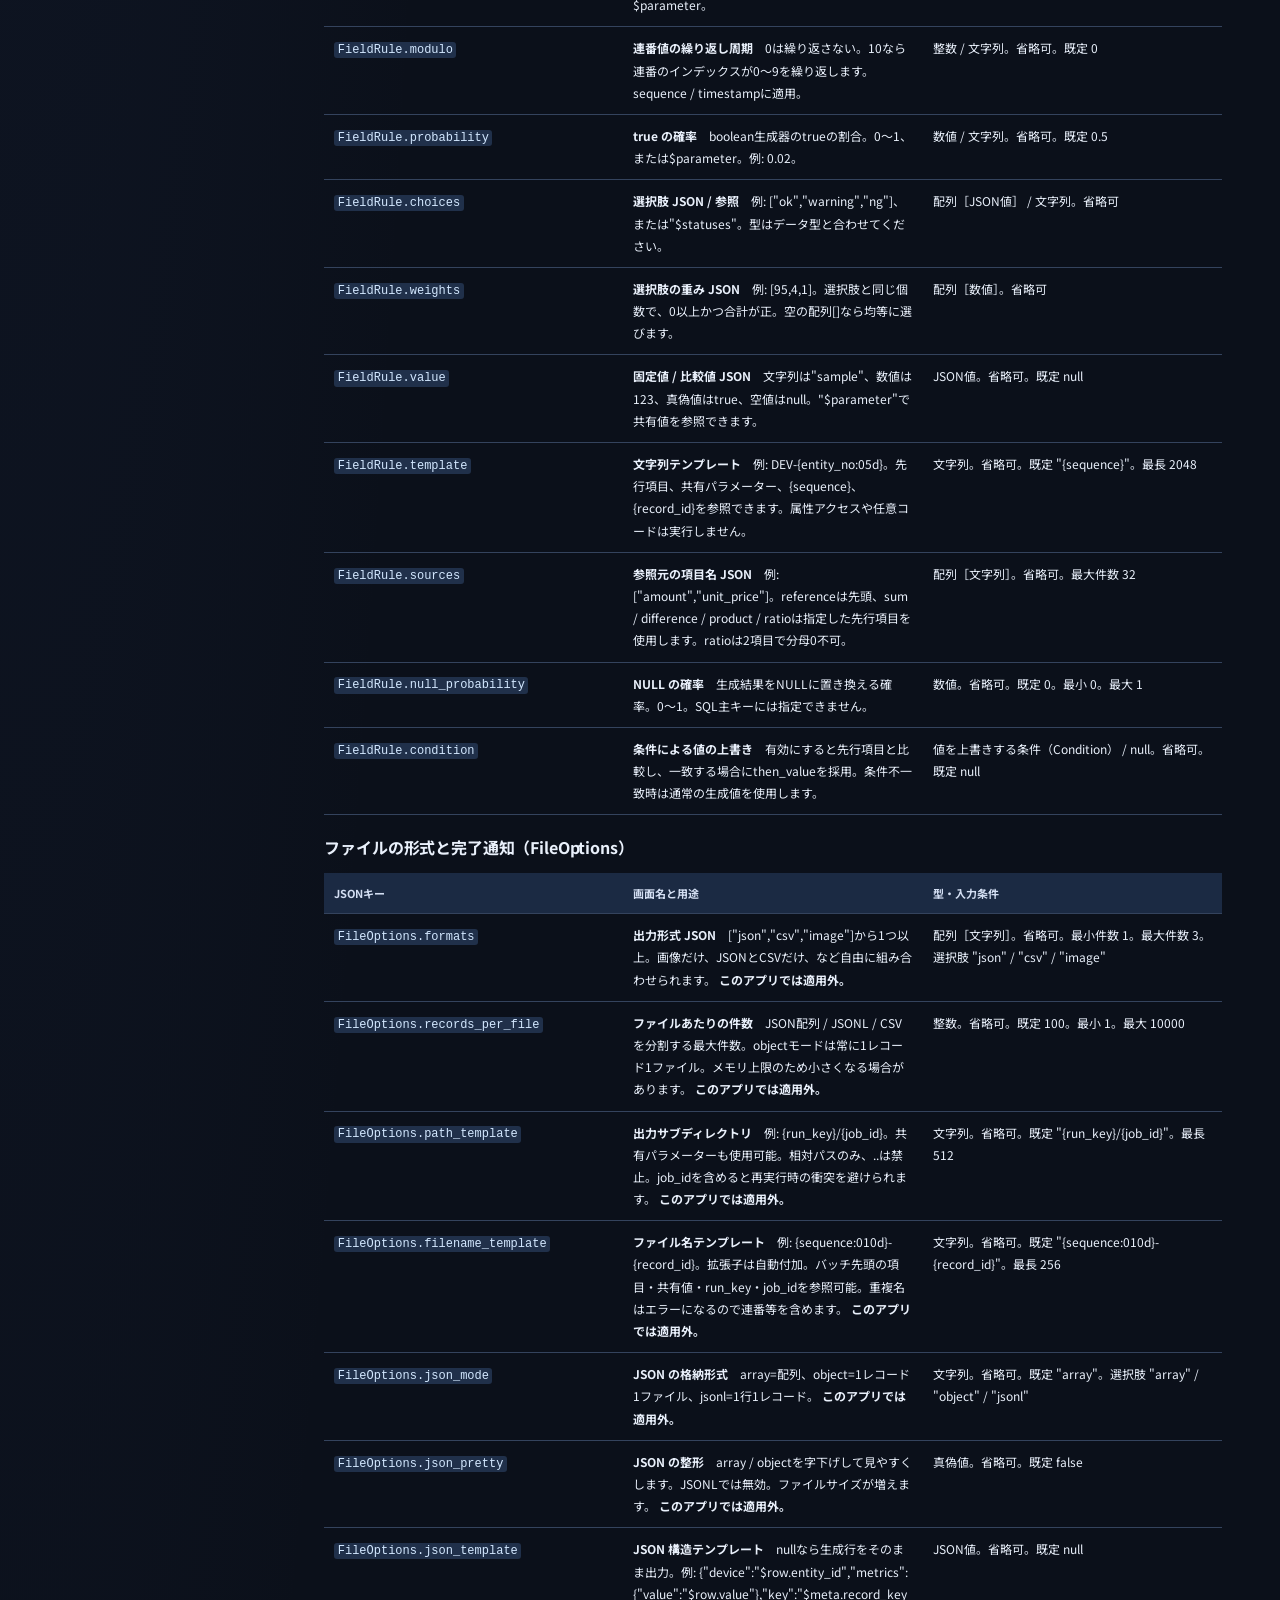
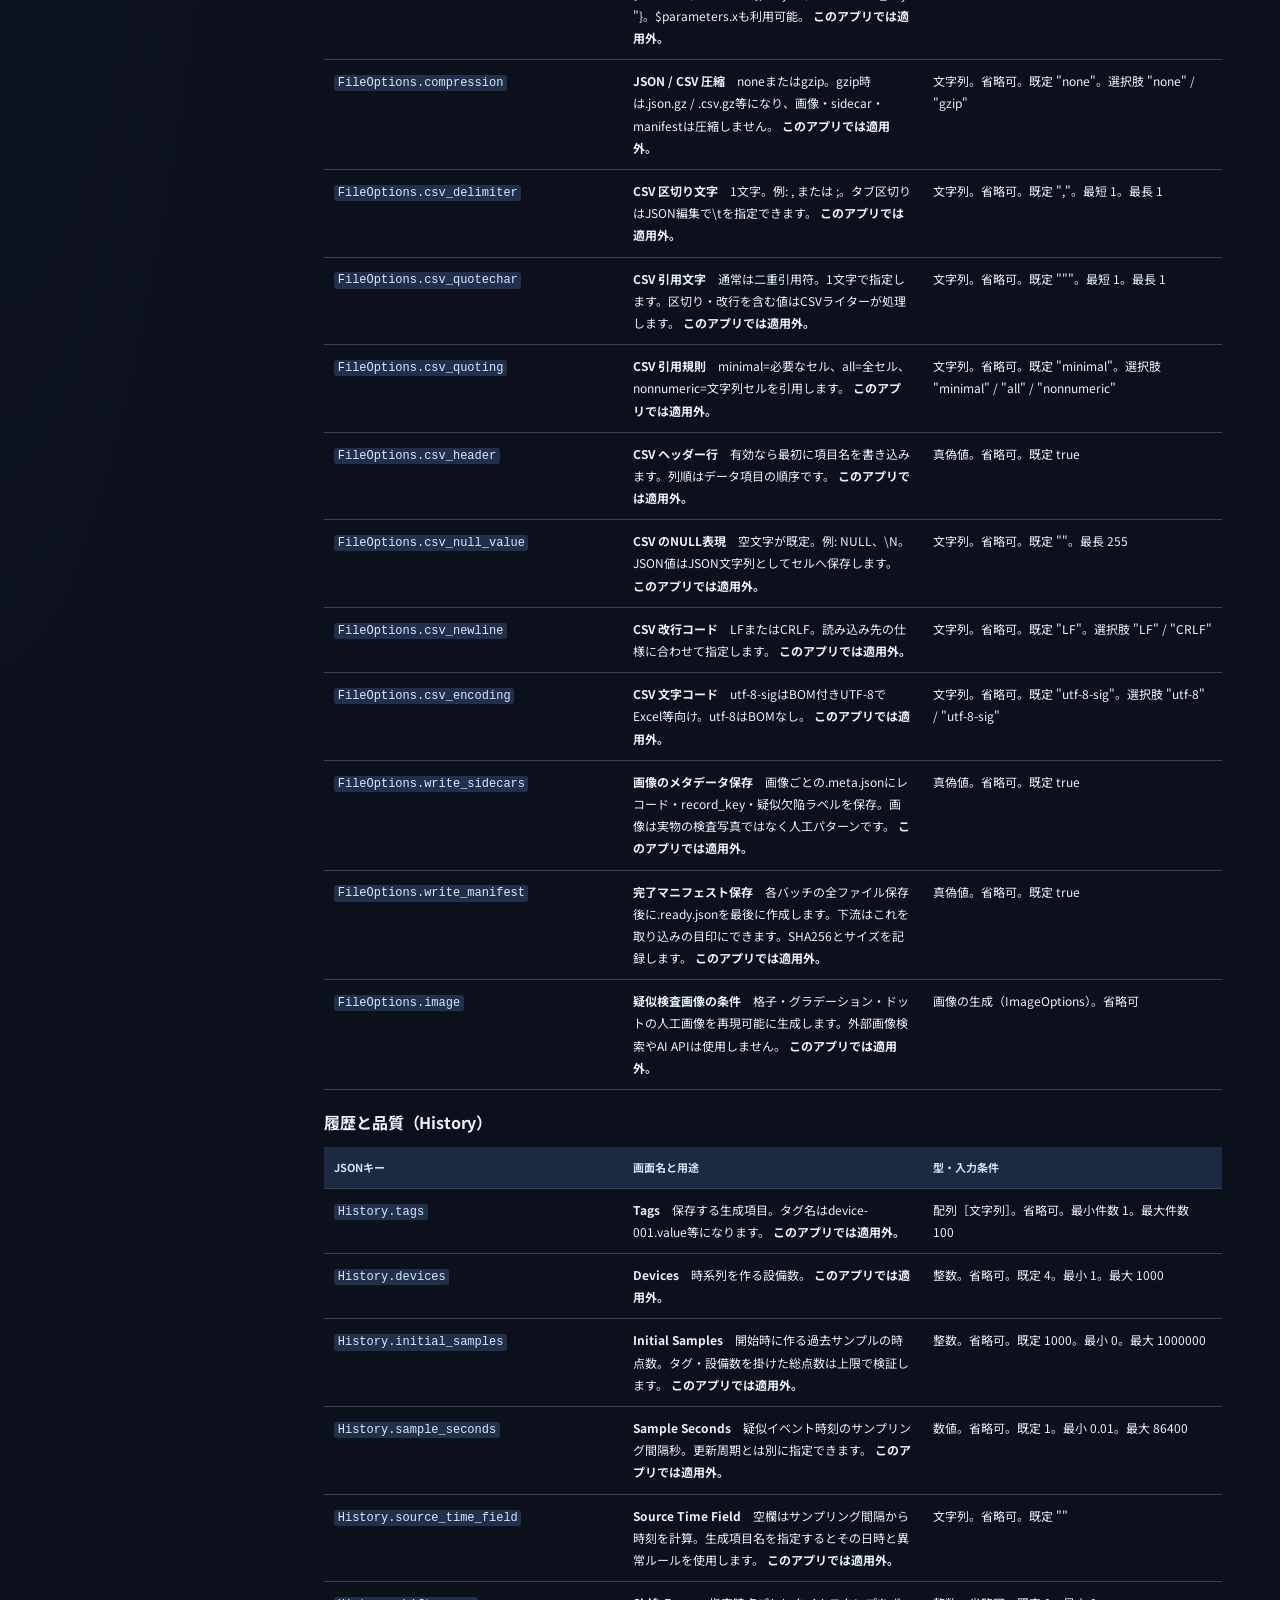
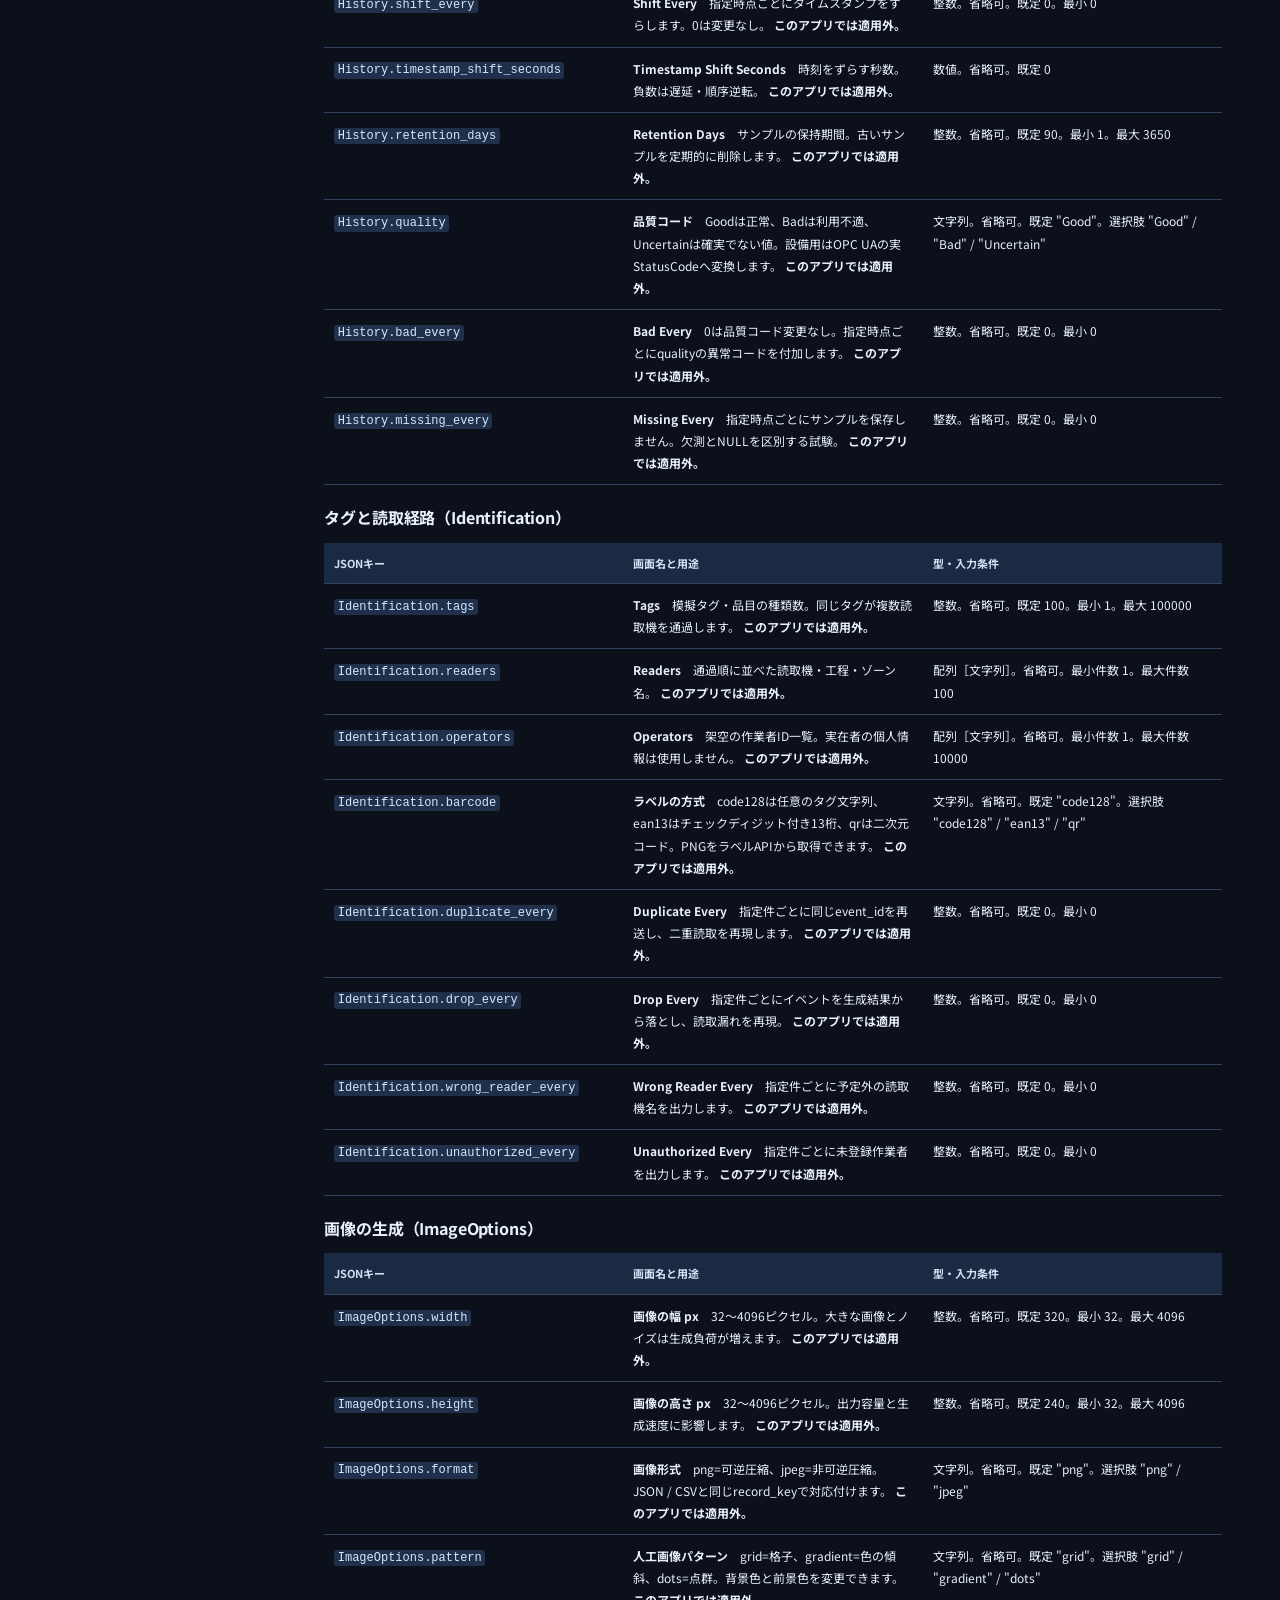
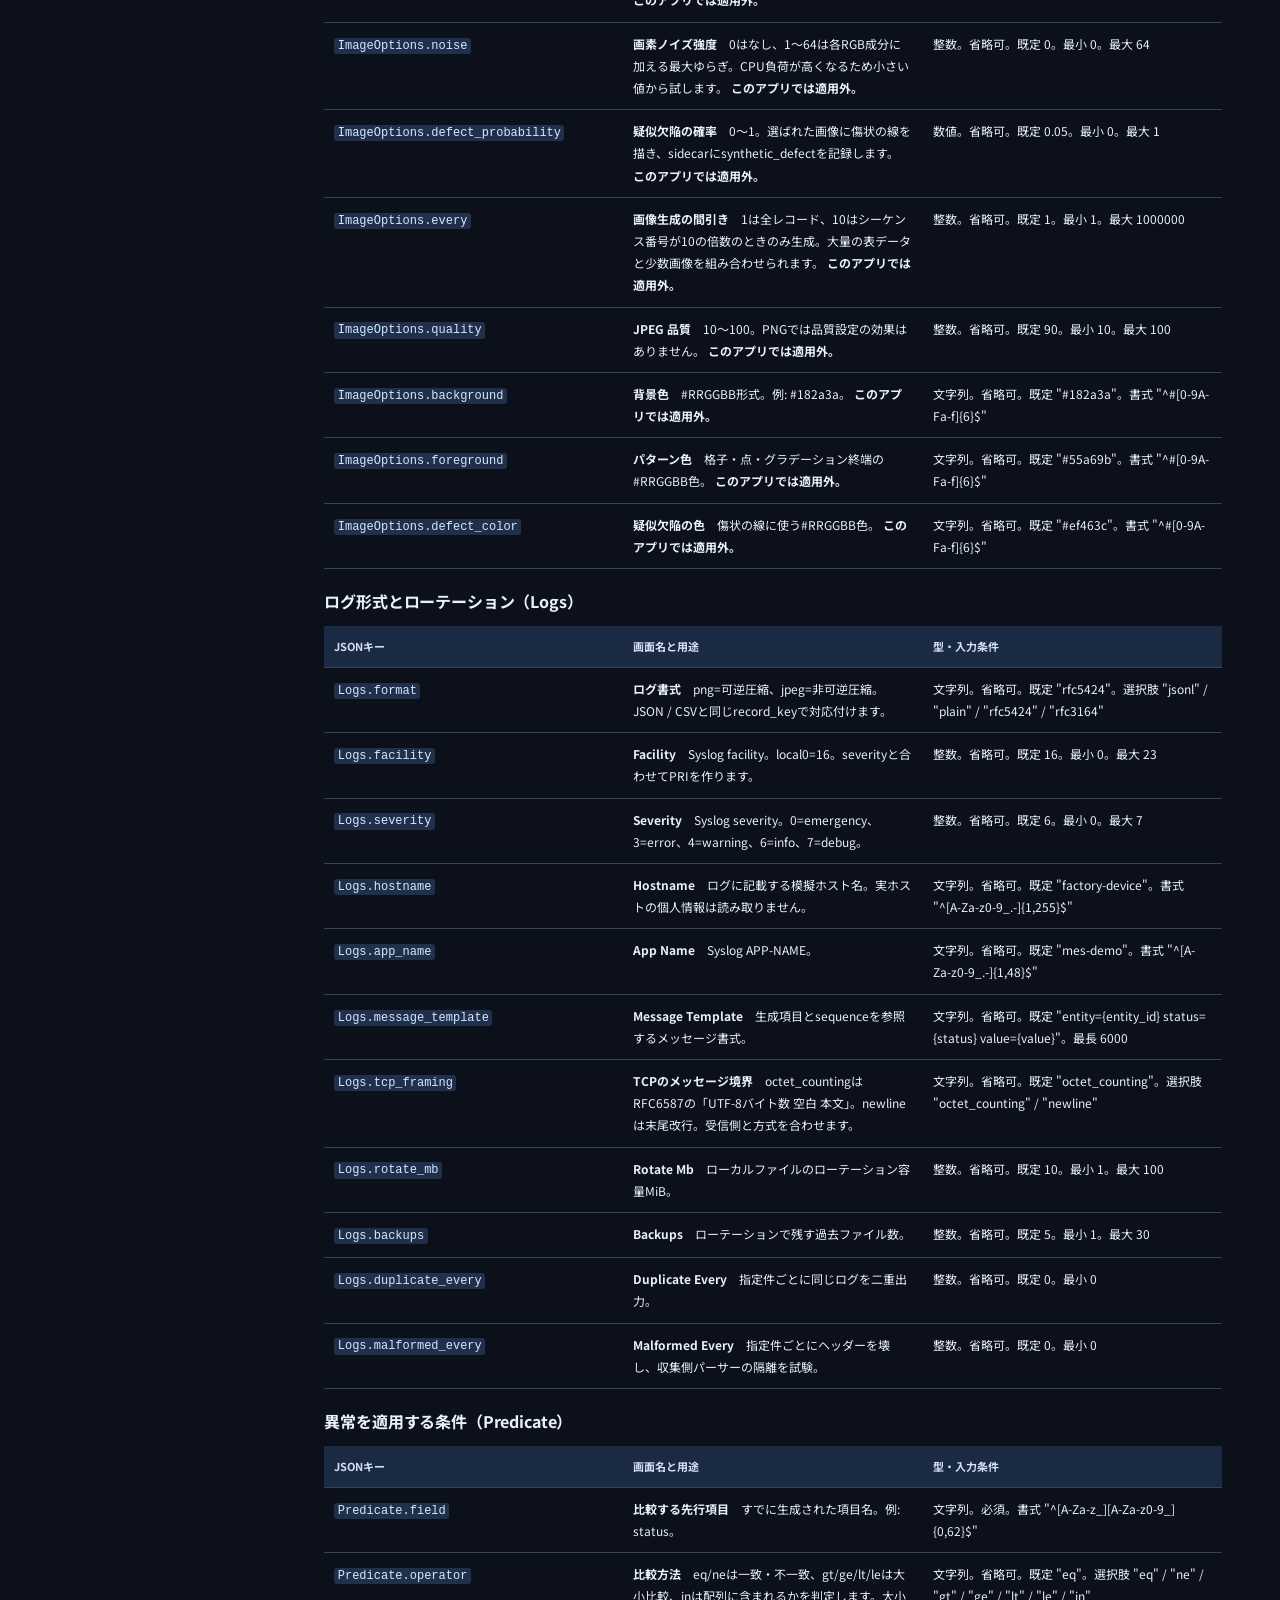
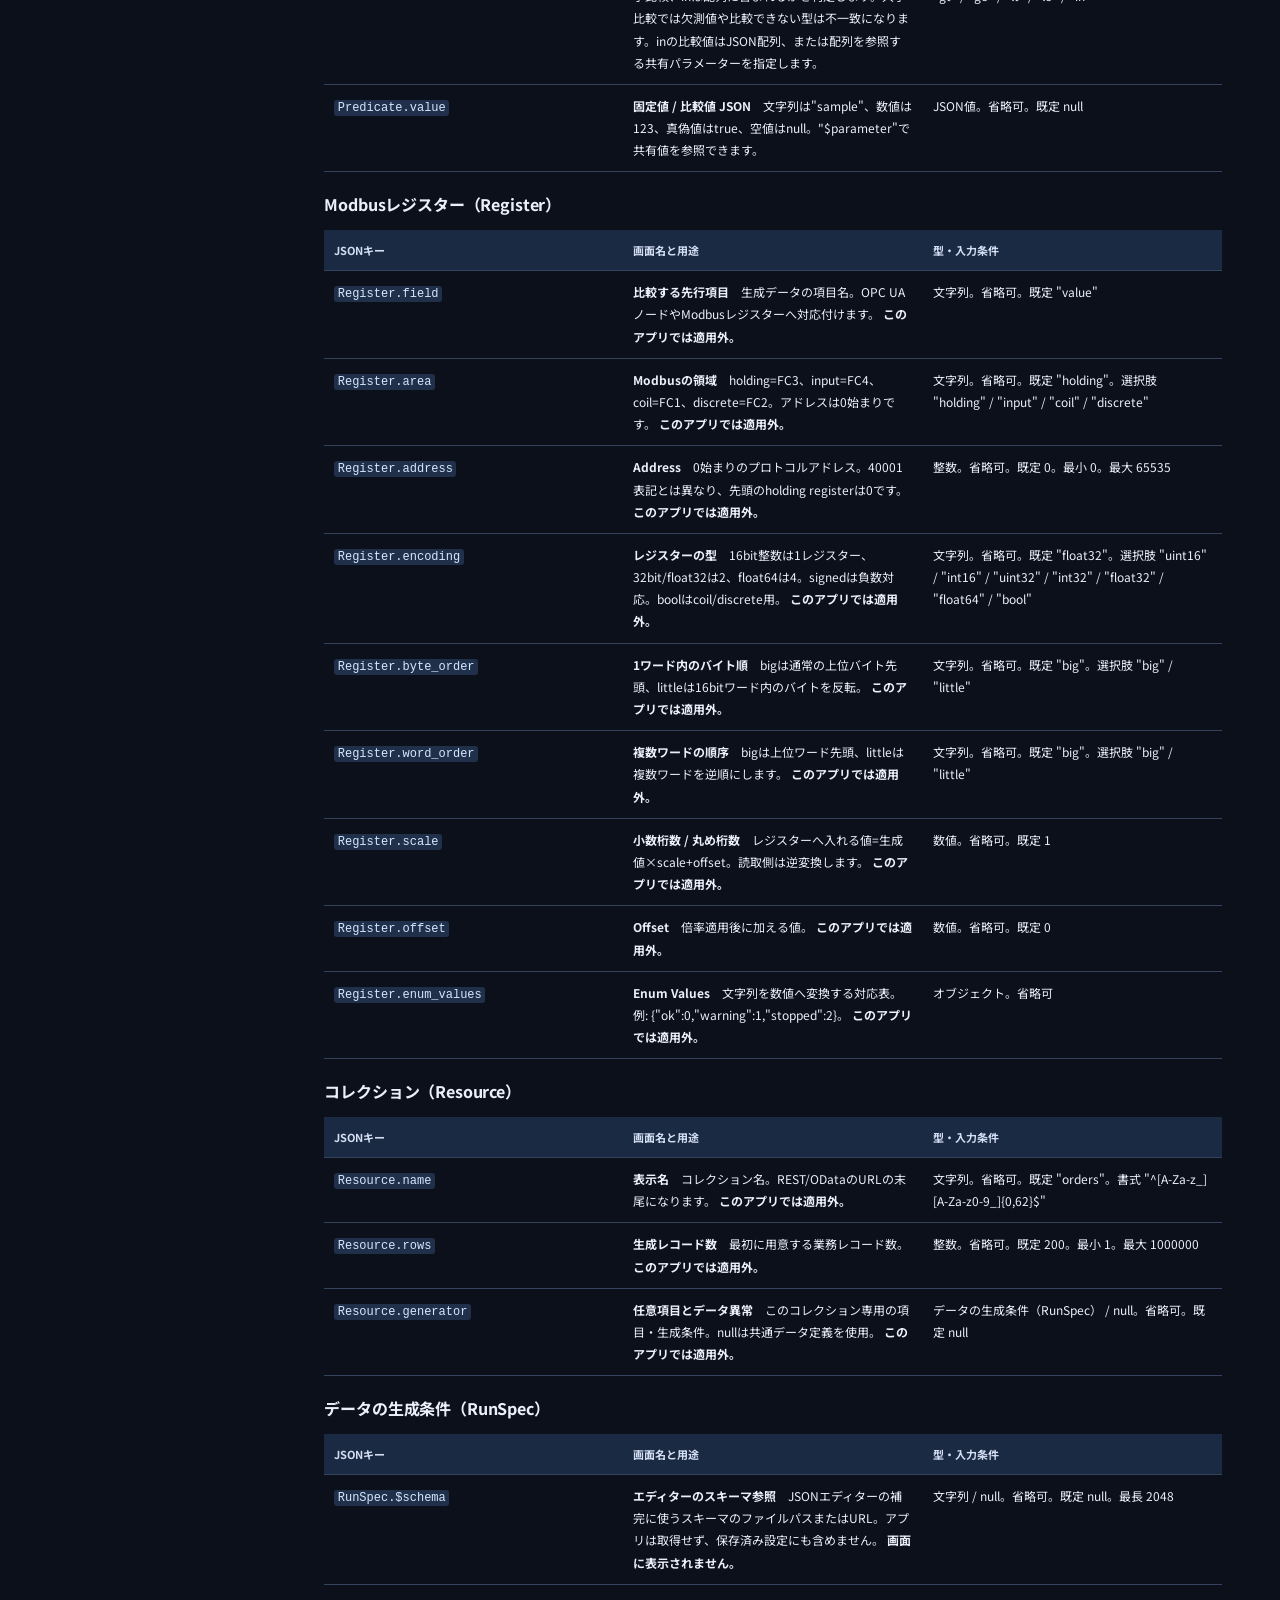
<file: docs/help-site/settings.html>
<!doctype html>
<html lang="ja">
<head>
  <meta charset="utf-8">
  <meta name="viewport" content="width=device-width, initial-scale=1">
  <title>設定リファレンス | ログシミュレーター</title>
  <link rel="stylesheet" href="/static/style.css">
  <link rel="stylesheet" href="/static/help.css">
  <script src="/static/help.js" defer></script>
</head>
<body class="help-page">
  <a class="help-skip" href="#help-content">本文へ移動</a>
  <div class="help-top">
    <a class="help-home" href="/">ログシミュレーター</a>
    <a href="/">アプリに戻る</a>
  </div>
  <div class="help-layout">
    <nav class="help-nav" aria-label="ヘルプ"><a href="/help/index.html">初めて使う</a><a href="/help/presets.html">ひな型を選ぶ・作る</a><a href="/help/templates.html">JSONの書き方</a><a href="/help/settings.html" aria-current="page">設定リファレンス</a><a href="/help/api.html">APIの使い方</a><a href="/help/glossary.html">用語集</a><a href="/help/ai.html">AIにひな型を頼む</a><a href="/help/mcp.html">CLI・MCP</a><a href="/help/install.html">VMへの導入</a><a href="/help/catalog.html">付属のひな型一覧</a></nav>
    <main class="help-content" id="help-content">
      <nav class="help-outline" aria-label="このページ"><a href="#公開-生成ひな型">公開・生成ひな型</a><a href="#公開-出力設定">公開・出力設定</a></nav>
      <div class="help-search" hidden><label for="help-filter">表を検索</label><input id="help-filter" type="search" placeholder="日本語、ID、JSONキー"><p id="help-results" role="status"></p></div>
      <article><h1>設定リファレンス</h1>
<p>画面の表示名、JSONキー、意味、制約、既定値を確認できます。
接続方式や選択した形式によって表示される設定が変わります。
共通形式の別アプリ用の項目も掲載しています。該当する出力方式で使う設定を選んでください。</p>
<p><a href="/help/templates.html">JSONの書き方</a> · <a href="/help/presets.html">ひな型の選び方</a></p>
<h2 id="公開-生成ひな型">公開・生成ひな型</h2>
<table>
<thead>
<tr>
<th>JSONキー</th>
<th>画面名と用途</th>
<th>型・入力条件</th>
</tr>
</thead>
<tbody>
<tr>
<td><code>$schema</code></td>
<td><strong>エディターのスキーマ参照</strong>　JSONエディターの補完に使うスキーマのファイルパスまたはURL。アプリは取得せず、保存済み設定にも含めません。 <strong>画面に表示されません。</strong></td>
<td>文字列 / null。省略可。既定 null。最長 2048</td>
</tr>
<tr>
<td><code>_comment</code></td>
<td><strong>エディター用のメモ</strong>　テンプレートに書ける編集者向けメモ。アプリの挙動を変えず、取込・保存・書き出しでは省かれます。 <strong>画面に表示されません。</strong></td>
<td>文字列 / null。省略可。既定 null。最長 4000</td>
</tr>
<tr>
<td><code>version</code></td>
<td><strong>設定バージョン</strong>　このアプリはバージョン2のプリセットJSONを使用します。 <strong>画面に表示されません。</strong></td>
<td>整数。省略可。既定 1。固定値 1</td>
</tr>
<tr>
<td><code>name</code></td>
<td><strong>表示名</strong>　設定・プリセットの表示名。</td>
<td>文字列。省略可。既定 &quot;小さく試す&quot;。最長 120</td>
</tr>
<tr>
<td><code>description</code></td>
<td><strong>用途・メモ</strong>　想定状況、生成内容、確認事項、実行条件を記載します。選択時に全文を表示。</td>
<td>文字列。省略可。既定 &quot;&quot;。最長 2000</td>
</tr>
<tr>
<td><code>profile_id</code></td>
<td><strong>Profile Id</strong>　公開・認証・送信先の保存済みプロファイルID。</td>
<td>文字列。省略可。既定 &quot;default&quot;。書式 &quot;^[A-Za-z0-9_-]{1,64}$&quot;</td>
</tr>
<tr>
<td><code>interval_ms</code></td>
<td><strong>Interval Ms</strong>　1tickの更新周期。実際の速度はデータ数・接続先・生成内容に依存します。</td>
<td>整数。省略可。既定 1000。最小 10。最大 60000</td>
</tr>
<tr>
<td><code>batch_size</code></td>
<td><strong>バッチ件数</strong>　ログ/RFIDの1tickあたりイベント数。設備・履歴は設備数を使用します。</td>
<td>整数。省略可。既定 5。最小 1。最大 1000</td>
</tr>
<tr>
<td><code>max_ticks</code></td>
<td><strong>Max Ticks</strong>　0は停止操作まで継続。指定するとそのtick数で終了します。</td>
<td>整数。省略可。既定 0。最小 0。最大 100000000</td>
</tr>
<tr>
<td><code>storage_limit_mb</code></td>
<td><strong>Storage Limit Mb</strong>　このアプリのデータ領域の上限MiB。超過時は停止し、既存記録を保持。</td>
<td>整数。省略可。既定 1024。最小 16。最大 102400</td>
</tr>
<tr>
<td><code>generator</code></td>
<td><strong>任意項目とデータ異常</strong>　共通の任意項目・分布・乱数シード・時刻・データ異常定義。</td>
<td>データの生成条件（RunSpec）。省略可</td>
</tr>
<tr>
<td><code>equipment</code></td>
<td><strong>設備プロトコル設定</strong>　設備プロトコル設定の設定。現在の型と選択肢に合わせて指定します。 <strong>画面に表示されません。</strong></td>
<td>設備と通信異常（Equipment）。省略可</td>
</tr>
<tr>
<td><code>business</code></td>
<td><strong>業務API設定</strong>　業務API設定の設定。現在の型と選択肢に合わせて指定します。 <strong>画面に表示されません。</strong></td>
<td>業務APIと模擬障害（Business）。省略可</td>
</tr>
<tr>
<td><code>history</code></td>
<td><strong>時系列保存設定</strong>　時系列保存設定の設定。現在の型と選択肢に合わせて指定します。 <strong>画面に表示されません。</strong></td>
<td>履歴と品質（History）。省略可</td>
</tr>
<tr>
<td><code>logs</code></td>
<td><strong>ログ設定</strong>　ログ設定の設定。現在の型と選択肢に合わせて指定します。</td>
<td>ログ形式とローテーション（Logs）。省略可</td>
</tr>
<tr>
<td><code>identification</code></td>
<td><strong>作業者・RFID設定</strong>　作業者・RFID設定の設定。現在の型と選択肢に合わせて指定します。 <strong>画面に表示されません。</strong></td>
<td>タグと読取経路（Identification）。省略可</td>
</tr>
</tbody>
</table>
<h3 id="異常デ-タの条件-anomalyrule">異常データの条件（AnomalyRule）</h3>
<table>
<thead>
<tr>
<th>JSONキー</th>
<th>画面名と用途</th>
<th>型・入力条件</th>
</tr>
</thead>
<tbody>
<tr>
<td><code>AnomalyRule.$schema</code></td>
<td><strong>エディターのスキーマ参照</strong>　JSONエディターの補完に使うスキーマのファイルパスまたはURL。アプリは取得せず、保存済み設定にも含めません。 <strong>画面に表示されません。</strong></td>
<td>文字列 / null。省略可。既定 null。最長 2048</td>
</tr>
<tr>
<td><code>AnomalyRule._comment</code></td>
<td><strong>エディター用のメモ</strong>　テンプレートに書ける編集者向けメモ。アプリの挙動を変えず、取込・保存・書き出しでは省かれます。 <strong>画面に表示されません。</strong></td>
<td>文字列 / null。省略可。既定 null。最長 4000</td>
</tr>
<tr>
<td><code>AnomalyRule.name</code></td>
<td><strong>表示名</strong>　一覧と実行履歴に表示する名前。業種や工場の種類を指定する必要はありません。</td>
<td>文字列。省略可。既定 &quot;異常注入&quot;。最短 1。最長 120</td>
</tr>
<tr>
<td><code>AnomalyRule.enabled</code></td>
<td><strong>異常注入を有効にする</strong>　無効なら、このルールまたは障害設定を適用しません。通常生成との比較に使用できます。</td>
<td>真偽値。省略可。既定 true</td>
</tr>
<tr>
<td><code>AnomalyRule.field</code></td>
<td><strong>異常を注入する項目名</strong>　生成するデータ項目の名前。正常行の生成後に変更するため、先行項目だけでなく任意の生成項目を指定できます。</td>
<td>文字列。必須。書式 &quot;^[A-Za-z_][A-Za-z0-9_]{0,62}$&quot;</td>
</tr>
<tr>
<td><code>AnomalyRule.operation</code></td>
<td><strong>異常の作り方</strong>　set=値を置換、add=加算、multiply=倍率、ramp=開始位置から増加するドリフト、freeze=開始位置の値に固着、null=NULL、copy_from=指定位置の値をコピー、timestamp_shift=秒単位の時刻ずらし、omit=項目自体を欠落。加算・倍率・ドリフトは元の値が欠測・非数値の行では適用しません。</td>
<td>文字列。省略可。既定 &quot;set&quot;。選択肢 &quot;set&quot; / &quot;add&quot; / &quot;multiply&quot; / &quot;ramp&quot; / &quot;freeze&quot; / &quot;null&quot; / &quot;copy_from&quot; / &quot;timestamp_shift&quot; / &quot;omit&quot;</td>
</tr>
<tr>
<td><code>AnomalyRule.value</code></td>
<td><strong>置換値 / 増分 / 倍率 / 秒数 JSON</strong>　setの値、add/rampの増分、multiplyの倍率、timestamp_shiftの秒数、copy_fromの実行内コピー元位置（0始まり）を指定。$parameter参照も可能。freeze/null/omitでは使いません。</td>
<td>JSON値。省略可。既定 null</td>
</tr>
<tr>
<td><code>AnomalyRule.from_row</code></td>
<td><strong>異常の開始位置（0始まり）</strong>　この実行内のレコード位置。20なら21件目から適用。start_sequenceとは別で、分割実行時は実行内の位置として評価します。</td>
<td>整数。省略可。既定 0。最小 0。最大 100000000</td>
</tr>
<tr>
<td><code>AnomalyRule.to_row</code></td>
<td><strong>異常の終了位置（含む）</strong>　空欄は最後まで。例: from_row=20、to_row=29なら10件の異常期間です。</td>
<td>整数 / null。省略可。既定 null。最小 0。最大 100000000</td>
</tr>
<tr>
<td><code>AnomalyRule.every</code></td>
<td><strong>何件ごとに異常を適用するか</strong>　開始位置から何件ごとに適用するか。1は全件、10は10件ごと。probabilityと組み合わせて断続的な異常を作ります。</td>
<td>整数。省略可。既定 1。最小 1。最大 100000000</td>
</tr>
<tr>
<td><code>AnomalyRule.probability</code></td>
<td><strong>異常が発生する確率</strong>　適用位置・条件を満たした行に対する0〜1の確率。同じrun_keyとseedなら再現可能です。</td>
<td>数値。省略可。既定 1。最小 0。最大 1</td>
</tr>
<tr>
<td><code>AnomalyRule.when</code></td>
<td><strong>異常を適用する条件</strong>　生成後の値を比較し、一致する場合だけ異常を適用します。先に適用した異常の結果も参照できます。then_valueの指定は不要です。</td>
<td>異常を適用する条件（Predicate） / null。省略可。既定 null</td>
</tr>
<tr>
<td><code>AnomalyRule.bypass_validation</code></td>
<td><strong>型・必須検証を意図的に外す</strong>　数値欄へ文字列、主キーへNULL等の不正値を作る場合に有効化。送信JSONは構文上有効のままですが、DBや受信側は拒否し得ます。omitはこの設定に関係なく項目を欠落させます。</td>
<td>真偽値。省略可。既定 false</td>
</tr>
</tbody>
</table>
<h3 id="業務apiと模擬障害-business">業務APIと模擬障害（Business）</h3>
<table>
<thead>
<tr>
<th>JSONキー</th>
<th>画面名と用途</th>
<th>型・入力条件</th>
</tr>
</thead>
<tbody>
<tr>
<td><code>Business.resources</code></td>
<td><strong>Resources</strong>　公開するコレクション。指図・在庫・実績等を別URLと独自の列定義で用意できます。 <strong>このアプリでは適用外。</strong></td>
<td>配列［コレクション（Resource）］。省略可。最小件数 1。最大件数 30</td>
</tr>
<tr>
<td><code>Business.updates_per_tick</code></td>
<td><strong>Updates Per Tick</strong>　各tickで更新するレコード数。0は固定データ。idは維持し、値・revisionを更新します。 <strong>このアプリでは適用外。</strong></td>
<td>整数。省略可。既定 2。最小 0。最大 10000</td>
</tr>
<tr>
<td><code>Business.delete_every_ticks</code></td>
<td><strong>Delete Every Ticks</strong>　0は削除なし。指定tickごとに1件を論理削除し、deltaの削除通知を試験。 <strong>このアプリでは適用外。</strong></td>
<td>整数。省略可。既定 0。最小 0</td>
</tr>
<tr>
<td><code>Business.cursor_ttl_seconds</code></td>
<td><strong>Cursor Ttl Seconds</strong>　署名付きページングカーソルの有効期限。期限切れは410です。 <strong>このアプリでは適用外。</strong></td>
<td>整数。省略可。既定 600。最小 1。最大 86400</td>
</tr>
<tr>
<td><code>Business.page_size</code></td>
<td><strong>Page Size</strong>　既定のページ件数。snapshot基準のページングで更新中も同じ集合を読みます。 <strong>このアプリでは適用外。</strong></td>
<td>整数。省略可。既定 100。最小 1。最大 1000</td>
</tr>
<tr>
<td><code>Business.fault</code></td>
<td><strong>Fault</strong>　Faultの設定。現在の型と選択肢に合わせて指定します。 <strong>このアプリでは適用外。</strong></td>
<td>文字列。省略可。既定 &quot;none&quot;。選択肢 &quot;none&quot; / &quot;rate_limit&quot; / &quot;server_error&quot; / &quot;unauthorized&quot; / &quot;delay&quot; / &quot;duplicate_page&quot; / &quot;skip_page&quot; / &quot;truncate_json&quot; / &quot;cursor_expired&quot;</td>
</tr>
<tr>
<td><code>Business.fault_every</code></td>
<td><strong>Fault Every</strong>　データ取得APIへのリクエスト何回ごとに異常を返すか。管理UIの通信は含みません。 <strong>このアプリでは適用外。</strong></td>
<td>整数。省略可。既定 5。最小 1</td>
</tr>
<tr>
<td><code>Business.fault_delay_ms</code></td>
<td><strong>Fault Delay Ms</strong>　API異常=delayの待機時間。 <strong>このアプリでは適用外。</strong></td>
<td>整数。省略可。既定 1000。最小 0。最大 10000</td>
</tr>
</tbody>
</table>
<h3 id="値を上書きする条件-condition">値を上書きする条件（Condition）</h3>
<table>
<thead>
<tr>
<th>JSONキー</th>
<th>画面名と用途</th>
<th>型・入力条件</th>
</tr>
</thead>
<tbody>
<tr>
<td><code>Condition.field</code></td>
<td><strong>比較する先行項目</strong>　すでに生成された項目名。例: status。</td>
<td>文字列。必須。書式 &quot;^[A-Za-z_][A-Za-z0-9_]{0,62}$&quot;</td>
</tr>
<tr>
<td><code>Condition.operator</code></td>
<td><strong>比較方法</strong>　eq/neは一致・不一致、gt/ge/lt/leは大小比較、inは配列に含まれるかを判定します。大小比較では欠測値や比較できない型は不一致になります。inの比較値はJSON配列、または配列を参照する共有パラメーターを指定します。</td>
<td>文字列。省略可。既定 &quot;eq&quot;。選択肢 &quot;eq&quot; / &quot;ne&quot; / &quot;gt&quot; / &quot;ge&quot; / &quot;lt&quot; / &quot;le&quot; / &quot;in&quot;</td>
</tr>
<tr>
<td><code>Condition.value</code></td>
<td><strong>固定値 / 比較値 JSON</strong>　文字列は&quot;sample&quot;、数値は123、真偽値はtrue、空値はnull。&quot;$parameter&quot;で共有値を参照できます。</td>
<td>JSON値。省略可。既定 null</td>
</tr>
<tr>
<td><code>Condition.then_value</code></td>
<td><strong>一致したときの値 JSON</strong>　条件が真の場合に上書きする値。&quot;$parameter&quot;の参照も可能です。</td>
<td>JSON値。省略可。既定 null</td>
</tr>
</tbody>
</table>
<h3 id="設備と通信異常-equipment">設備と通信異常（Equipment）</h3>
<table>
<thead>
<tr>
<th>JSONキー</th>
<th>画面名と用途</th>
<th>型・入力条件</th>
</tr>
</thead>
<tbody>
<tr>
<td><code>Equipment.devices</code></td>
<td><strong>Devices</strong>　模擬設備数。Modbus device IDは1から設備数まで。OPC UAにも同数の設備オブジェクトを公開。 <strong>このアプリでは適用外。</strong></td>
<td>整数。省略可。既定 4。最小 1。最大 247</td>
</tr>
<tr>
<td><code>Equipment.registers</code></td>
<td><strong>Registers</strong>　データ項目とレジスターの対応表。領域内でアドレス幅が重複しないよう指定します。 <strong>このアプリでは適用外。</strong></td>
<td>配列［Modbusレジスター（Register）］。省略可。最大件数 100</td>
</tr>
<tr>
<td><code>Equipment.quality</code></td>
<td><strong>品質コード</strong>　Goodは正常、Badは利用不適、Uncertainは確実でない値。設備用はOPC UAの実StatusCodeへ変換します。 <strong>このアプリでは適用外。</strong></td>
<td>文字列。省略可。既定 &quot;Good&quot;。選択肢 &quot;Good&quot; / &quot;BadSensorFailure&quot; / &quot;UncertainLastUsableValue&quot;</td>
</tr>
<tr>
<td><code>Equipment.quality_from_tick</code></td>
<td><strong>Quality From Tick</strong>　このtick以降に品質コードを適用します。0は開始直後。 <strong>このアプリでは適用外。</strong></td>
<td>整数。省略可。既定 0。最小 0</td>
</tr>
<tr>
<td><code>Equipment.quality_until_tick</code></td>
<td><strong>Quality Until Tick</strong>　0は最後まで。このtickを過ぎるとGoodへ戻ります。 <strong>このアプリでは適用外。</strong></td>
<td>整数。省略可。既定 0。最小 0</td>
</tr>
<tr>
<td><code>Equipment.offline_from_tick</code></td>
<td><strong>Offline From Tick</strong>　0は切断なし。このtick以降、指定期間だけプロトコル待受を停止し再接続を試験。 <strong>このアプリでは適用外。</strong></td>
<td>整数。省略可。既定 0。最小 0</td>
</tr>
<tr>
<td><code>Equipment.offline_ticks</code></td>
<td><strong>Offline Ticks</strong>　切断状態を続けるtick数。その後は同じノード・アドレスで待受を再開。 <strong>このアプリでは適用外。</strong></td>
<td>整数。省略可。既定 5。最小 1。最大 10000</td>
</tr>
<tr>
<td><code>Equipment.read_delay_ms</code></td>
<td><strong>Read Delay Ms</strong>　Modbusの読取応答を遅延させる時間。OPC UAでは更新周期を使用してください。 <strong>このアプリでは適用外。</strong></td>
<td>整数。省略可。既定 0。最小 0。最大 5000</td>
</tr>
<tr>
<td><code>Equipment.writable</code></td>
<td><strong>Writable</strong>　クライアントの書き込みを許可。生成周期の次の更新で生成値へ戻ります。 <strong>このアプリでは適用外。</strong></td>
<td>真偽値。省略可。既定 false</td>
</tr>
</tbody>
</table>
<h3 id="実行処理の障害-faultoptions">実行処理の障害（FaultOptions）</h3>
<table>
<thead>
<tr>
<th>JSONキー</th>
<th>画面名と用途</th>
<th>型・入力条件</th>
</tr>
</thead>
<tbody>
<tr>
<td><code>FaultOptions.enabled</code></td>
<td><strong>異常注入を有効にする</strong>　無効なら、このルールまたは障害設定を適用しません。通常生成との比較に使用できます。 <strong>このアプリでは適用外。</strong></td>
<td>真偽値。省略可。既定 false</td>
</tr>
<tr>
<td><code>FaultOptions.stage</code></td>
<td><strong>障害を注入する段階</strong>　before_batch: SQL/ファイルは処理前、ストリームはoutbox記録後の送信前。after_write: SQLはCOMMIT前、ファイルはマニフェスト前、ストリームは送信ACK後の配送済み記録前。 <strong>このアプリでは適用外。</strong></td>
<td>文字列。省略可。既定 &quot;before_batch&quot;。選択肢 &quot;before_batch&quot; / &quot;after_write&quot;</td>
</tr>
<tr>
<td><code>FaultOptions.action</code></td>
<td><strong>障害の動作</strong>　none=処理障害なし（不正ファイル指定だけ使う場合等）、fail=意図的な例外で停止、delay=指定時間だけ待機。ストリームの再試行を指定するとfailを再試行でき、ACK消失時には重複送信し得ます。 <strong>このアプリでは適用外。</strong></td>
<td>文字列。省略可。既定 &quot;none&quot;。選択肢 &quot;none&quot; / &quot;fail&quot; / &quot;delay&quot;</td>
</tr>
<tr>
<td><code>FaultOptions.from_batch</code></td>
<td><strong>障害の開始バッチ（1始まり）</strong>　2なら2バッチ目から注入。バッチ件数を小さくすると、正常分を先に配送・確定してから障害を発生させられます。 <strong>このアプリでは適用外。</strong></td>
<td>整数。省略可。既定 1。最小 1。最大 100000000</td>
</tr>
<tr>
<td><code>FaultOptions.every_batches</code></td>
<td><strong>何バッチごとに障害を発生させるか</strong>　1は毎バッチ、5は開始バッチから5バッチごと。最大回数と組み合わせて一過性・継続障害を作れます。 <strong>このアプリでは適用外。</strong></td>
<td>整数。省略可。既定 1。最小 1。最大 100000000</td>
</tr>
<tr>
<td><code>FaultOptions.max_occurrences</code></td>
<td><strong>障害の最大回数</strong>　1は1回だけ。0は回数制限なし。再試行時も回数に含みます。永続的な障害は0、一過性の障害は1等を指定。 <strong>このアプリでは適用外。</strong></td>
<td>整数。省略可。既定 1。最小 0。最大 1000000</td>
</tr>
<tr>
<td><code>FaultOptions.delay_ms</code></td>
<td><strong>模擬遅延 ms</strong>　action=delayの待機時間。実行時間の上限と停止要求を確認しながら待機します。実際の接続先を遅くする設定ではありません。 <strong>このアプリでは適用外。</strong></td>
<td>整数。省略可。既定 1000。最小 0。最大 60000</td>
</tr>
<tr>
<td><code>FaultOptions.artifact_mode</code></td>
<td><strong>意図的に不正なファイルを作る</strong>　ファイルツール専用。JSON切断 / 不正UTF-8 / CSVヘッダー不一致 / 画像切断 / 拡張子不一致 / マニフェストSHA256不一致。取り込み側の検知・隔離を試験します。 <strong>このアプリでは適用外。</strong></td>
<td>文字列。省略可。既定 &quot;none&quot;。選択肢 &quot;none&quot; / &quot;truncate_json&quot; / &quot;invalid_json_utf8&quot; / &quot;csv_header_mismatch&quot; / &quot;truncate_image&quot; / &quot;wrong_image_extension&quot; / &quot;manifest_checksum_mismatch&quot;</td>
</tr>
</tbody>
</table>
<h3 id="項目と値の生成方法-fieldrule">項目と値の生成方法（FieldRule）</h3>
<table>
<thead>
<tr>
<th>JSONキー</th>
<th>画面名と用途</th>
<th>型・入力条件</th>
</tr>
</thead>
<tbody>
<tr>
<td><code>FieldRule.$schema</code></td>
<td><strong>エディターのスキーマ参照</strong>　JSONエディターの補完に使うスキーマのファイルパスまたはURL。アプリは取得せず、保存済み設定にも含めません。 <strong>画面に表示されません。</strong></td>
<td>文字列 / null。省略可。既定 null。最長 2048</td>
</tr>
<tr>
<td><code>FieldRule._comment</code></td>
<td><strong>エディター用のメモ</strong>　テンプレートに書ける編集者向けメモ。アプリの挙動を変えず、取込・保存・書き出しでは省かれます。 <strong>画面に表示されません。</strong></td>
<td>文字列 / null。省略可。既定 null。最長 4000</td>
</tr>
<tr>
<td><code>FieldRule.name</code></td>
<td><strong>項目名</strong>　英字または下線で始まる英数字・下線、63文字まで。SQLの列名・CSVヘッダー・JSONキーになります。項目間参照にもこの名前を使います。</td>
<td>文字列。必須。書式 &quot;^[A-Za-z_][A-Za-z0-9_]{0,62}$&quot;</td>
</tr>
<tr>
<td><code>FieldRule.data_type</code></td>
<td><strong>値の型</strong>　string / integer / number / decimal / boolean / datetime / json。decimalは正確な小数文字列、日時はUTC ISO形式。SQL保存時は対応する列の型に変換します。</td>
<td>文字列。省略可。既定 &quot;string&quot;。選択肢 &quot;string&quot; / &quot;integer&quot; / &quot;number&quot; / &quot;decimal&quot; / &quot;boolean&quot; / &quot;datetime&quot; / &quot;json&quot;</td>
</tr>
<tr>
<td><code>FieldRule.generator</code></td>
<td><strong>生成ルール</strong>　record_id=再現可能なキー、uuid=UUID、sequence=連番、integer/uniform/normal=分布、choice=重み付き選択、boolean=確率、constant=固定、template=書式、timestamp=時刻、reference/四則演算=先行項目から派生。</td>
<td>文字列。省略可。既定 &quot;constant&quot;。選択肢 &quot;record_id&quot; / &quot;uuid&quot; / &quot;sequence&quot; / &quot;integer&quot; / &quot;uniform&quot; / &quot;normal&quot; / &quot;choice&quot; / &quot;boolean&quot; / &quot;constant&quot; / &quot;template&quot; / &quot;timestamp&quot; / &quot;reference&quot; / &quot;sum&quot; / &quot;difference&quot; / &quot;product&quot; / &quot;ratio&quot;</td>
</tr>
<tr>
<td><code>FieldRule.primary_key</code></td>
<td><strong>SQL 主キー</strong>　テーブル作成時の主キー定義。upsert / update / deleteには接続先と一致する主キーが必要です。複数の項目を指定すると複合キーになります。 <strong>画面に表示されません。</strong></td>
<td>真偽値。省略可。既定 false</td>
</tr>
<tr>
<td><code>FieldRule.length</code></td>
<td><strong>文字数の上限</strong>　stringの最大文字数。生成結果を検証し、新規SQLテーブルの列長にも使用します。1〜4000。</td>
<td>整数。省略可。既定 255。最小 1。最大 4000</td>
</tr>
<tr>
<td><code>FieldRule.precision</code></td>
<td><strong>小数の精度</strong>　decimal全体の桁数。1〜38。SQLのNUMERIC(precision,scale)に対応します。</td>
<td>整数。省略可。既定 18。最小 1。最大 38</td>
</tr>
<tr>
<td><code>FieldRule.scale</code></td>
<td><strong>小数桁数 / 丸め桁数</strong>　decimalの小数桁数、numberの丸め桁数。decimalでは精度以下に指定します。</td>
<td>整数。省略可。既定 3。最小 0。最大 18</td>
</tr>
<tr>
<td><code>FieldRule.minimum</code></td>
<td><strong>最小値 / パラメーター参照</strong>　integer / uniformの最小値。数値または$countのような共有パラメーター参照。</td>
<td>整数 / 数値 / 文字列。省略可。既定 0</td>
</tr>
<tr>
<td><code>FieldRule.maximum</code></td>
<td><strong>最大値 / パラメーター参照</strong>　integer / uniformの最大値。integerは両端を含みます。数値または$parameter。</td>
<td>整数 / 数値 / 文字列。省略可。既定 100</td>
</tr>
<tr>
<td><code>FieldRule.mean</code></td>
<td><strong>平均</strong>　正規分布normalの平均値。例: 50、または$value_mean。</td>
<td>整数 / 数値 / 文字列。省略可。既定 50</td>
</tr>
<tr>
<td><code>FieldRule.stddev</code></td>
<td><strong>標準偏差</strong>　normalのばらつき。0なら常に平均値。0以上、または共有パラメーター参照。</td>
<td>整数 / 数値 / 文字列。省略可。既定 5</td>
</tr>
<tr>
<td><code>FieldRule.start</code></td>
<td><strong>開始値 / 開始日時</strong>　sequenceでは数値、timestampではタイムゾーン付きISO日時。例: 2026-11-13T09:00:00+09:00。$start_timeで参照も可能。</td>
<td>整数 / 数値 / 文字列。省略可。既定 0</td>
</tr>
<tr>
<td><code>FieldRule.step</code></td>
<td><strong>増分 / 秒間隔</strong>　sequenceは開始値に足す量、timestampは時刻を進める秒数。小数・負数・$parameterも指定できます。</td>
<td>整数 / 数値 / 文字列。省略可。既定 1</td>
</tr>
<tr>
<td><code>FieldRule.group_size</code></td>
<td><strong>同じ連番値を使う件数</strong>　sequence / timestampの増分を適用する前にまとめる件数。10なら0〜9番が同じ時刻・連番値になります。1以上または$parameter。</td>
<td>整数 / 文字列。省略可。既定 1</td>
</tr>
<tr>
<td><code>FieldRule.modulo</code></td>
<td><strong>連番値の繰り返し周期</strong>　0は繰り返さない。10なら連番のインデックスが0〜9を繰り返します。sequence / timestampに適用。</td>
<td>整数 / 文字列。省略可。既定 0</td>
</tr>
<tr>
<td><code>FieldRule.probability</code></td>
<td><strong>true の確率</strong>　boolean生成器のtrueの割合。0〜1、または$parameter。例: 0.02。</td>
<td>数値 / 文字列。省略可。既定 0.5</td>
</tr>
<tr>
<td><code>FieldRule.choices</code></td>
<td><strong>選択肢 JSON / 参照</strong>　例: [&quot;ok&quot;,&quot;warning&quot;,&quot;ng&quot;]、または&quot;$statuses&quot;。型はデータ型と合わせてください。</td>
<td>配列［JSON値］ / 文字列。省略可</td>
</tr>
<tr>
<td><code>FieldRule.weights</code></td>
<td><strong>選択肢の重み JSON</strong>　例: [95,4,1]。選択肢と同じ個数で、0以上かつ合計が正。空の配列[]なら均等に選びます。</td>
<td>配列［数値］。省略可</td>
</tr>
<tr>
<td><code>FieldRule.value</code></td>
<td><strong>固定値 / 比較値 JSON</strong>　文字列は&quot;sample&quot;、数値は123、真偽値はtrue、空値はnull。&quot;$parameter&quot;で共有値を参照できます。</td>
<td>JSON値。省略可。既定 null</td>
</tr>
<tr>
<td><code>FieldRule.template</code></td>
<td><strong>文字列テンプレート</strong>　例: DEV-{entity_no:05d}。先行項目、共有パラメーター、{sequence}、{record_id}を参照できます。属性アクセスや任意コードは実行しません。</td>
<td>文字列。省略可。既定 &quot;{sequence}&quot;。最長 2048</td>
</tr>
<tr>
<td><code>FieldRule.sources</code></td>
<td><strong>参照元の項目名 JSON</strong>　例: [&quot;amount&quot;,&quot;unit_price&quot;]。referenceは先頭、sum / difference / product / ratioは指定した先行項目を使用します。ratioは2項目で分母0不可。</td>
<td>配列［文字列］。省略可。最大件数 32</td>
</tr>
<tr>
<td><code>FieldRule.null_probability</code></td>
<td><strong>NULL の確率</strong>　生成結果をNULLに置き換える確率。0〜1。SQL主キーには指定できません。</td>
<td>数値。省略可。既定 0。最小 0。最大 1</td>
</tr>
<tr>
<td><code>FieldRule.condition</code></td>
<td><strong>条件による値の上書き</strong>　有効にすると先行項目と比較し、一致する場合にthen_valueを採用。条件不一致時は通常の生成値を使用します。</td>
<td>値を上書きする条件（Condition） / null。省略可。既定 null</td>
</tr>
</tbody>
</table>
<h3 id="ファイルの形式と完了通知-fileoptions">ファイルの形式と完了通知（FileOptions）</h3>
<table>
<thead>
<tr>
<th>JSONキー</th>
<th>画面名と用途</th>
<th>型・入力条件</th>
</tr>
</thead>
<tbody>
<tr>
<td><code>FileOptions.formats</code></td>
<td><strong>出力形式 JSON</strong>　[&quot;json&quot;,&quot;csv&quot;,&quot;image&quot;]から1つ以上。画像だけ、JSONとCSVだけ、など自由に組み合わせられます。 <strong>このアプリでは適用外。</strong></td>
<td>配列［文字列］。省略可。最小件数 1。最大件数 3。選択肢 &quot;json&quot; / &quot;csv&quot; / &quot;image&quot;</td>
</tr>
<tr>
<td><code>FileOptions.records_per_file</code></td>
<td><strong>ファイルあたりの件数</strong>　JSON配列 / JSONL / CSVを分割する最大件数。objectモードは常に1レコード1ファイル。メモリ上限のため小さくなる場合があります。 <strong>このアプリでは適用外。</strong></td>
<td>整数。省略可。既定 100。最小 1。最大 10000</td>
</tr>
<tr>
<td><code>FileOptions.path_template</code></td>
<td><strong>出力サブディレクトリ</strong>　例: {run_key}/{job_id}。共有パラメーターも使用可能。相対パスのみ、..は禁止。job_idを含めると再実行時の衝突を避けられます。 <strong>このアプリでは適用外。</strong></td>
<td>文字列。省略可。既定 &quot;{run_key}/{job_id}&quot;。最長 512</td>
</tr>
<tr>
<td><code>FileOptions.filename_template</code></td>
<td><strong>ファイル名テンプレート</strong>　例: {sequence:010d}-{record_id}。拡張子は自動付加。バッチ先頭の項目・共有値・run_key・job_idを参照可能。重複名はエラーになるので連番等を含めます。 <strong>このアプリでは適用外。</strong></td>
<td>文字列。省略可。既定 &quot;{sequence:010d}-{record_id}&quot;。最長 256</td>
</tr>
<tr>
<td><code>FileOptions.json_mode</code></td>
<td><strong>JSON の格納形式</strong>　array=配列、object=1レコード1ファイル、jsonl=1行1レコード。 <strong>このアプリでは適用外。</strong></td>
<td>文字列。省略可。既定 &quot;array&quot;。選択肢 &quot;array&quot; / &quot;object&quot; / &quot;jsonl&quot;</td>
</tr>
<tr>
<td><code>FileOptions.json_pretty</code></td>
<td><strong>JSON の整形</strong>　array / objectを字下げして見やすくします。JSONLでは無効。ファイルサイズが増えます。 <strong>このアプリでは適用外。</strong></td>
<td>真偽値。省略可。既定 false</td>
</tr>
<tr>
<td><code>FileOptions.json_template</code></td>
<td><strong>JSON 構造テンプレート</strong>　nullなら生成行をそのまま出力。例: {&quot;device&quot;:&quot;$row.entity_id&quot;,&quot;metrics&quot;:{&quot;value&quot;:&quot;$row.value&quot;},&quot;key&quot;:&quot;$meta.record_key&quot;}。$parameters.xも利用可能。 <strong>このアプリでは適用外。</strong></td>
<td>JSON値。省略可。既定 null</td>
</tr>
<tr>
<td><code>FileOptions.compression</code></td>
<td><strong>JSON / CSV 圧縮</strong>　noneまたはgzip。gzip時は.json.gz / .csv.gz等になり、画像・sidecar・manifestは圧縮しません。 <strong>このアプリでは適用外。</strong></td>
<td>文字列。省略可。既定 &quot;none&quot;。選択肢 &quot;none&quot; / &quot;gzip&quot;</td>
</tr>
<tr>
<td><code>FileOptions.csv_delimiter</code></td>
<td><strong>CSV 区切り文字</strong>　1文字。例: , または ;。タブ区切りはJSON編集で\tを指定できます。 <strong>このアプリでは適用外。</strong></td>
<td>文字列。省略可。既定 &quot;,&quot;。最短 1。最長 1</td>
</tr>
<tr>
<td><code>FileOptions.csv_quotechar</code></td>
<td><strong>CSV 引用文字</strong>　通常は二重引用符。1文字で指定します。区切り・改行を含む値はCSVライターが処理します。 <strong>このアプリでは適用外。</strong></td>
<td>文字列。省略可。既定 &quot;&quot;&quot;。最短 1。最長 1</td>
</tr>
<tr>
<td><code>FileOptions.csv_quoting</code></td>
<td><strong>CSV 引用規則</strong>　minimal=必要なセル、all=全セル、nonnumeric=文字列セルを引用します。 <strong>このアプリでは適用外。</strong></td>
<td>文字列。省略可。既定 &quot;minimal&quot;。選択肢 &quot;minimal&quot; / &quot;all&quot; / &quot;nonnumeric&quot;</td>
</tr>
<tr>
<td><code>FileOptions.csv_header</code></td>
<td><strong>CSV ヘッダー行</strong>　有効なら最初に項目名を書き込みます。列順はデータ項目の順序です。 <strong>このアプリでは適用外。</strong></td>
<td>真偽値。省略可。既定 true</td>
</tr>
<tr>
<td><code>FileOptions.csv_null_value</code></td>
<td><strong>CSV のNULL表現</strong>　空文字が既定。例: NULL、\N。JSON値はJSON文字列としてセルへ保存します。 <strong>このアプリでは適用外。</strong></td>
<td>文字列。省略可。既定 &quot;&quot;。最長 255</td>
</tr>
<tr>
<td><code>FileOptions.csv_newline</code></td>
<td><strong>CSV 改行コード</strong>　LFまたはCRLF。読み込み先の仕様に合わせて指定します。 <strong>このアプリでは適用外。</strong></td>
<td>文字列。省略可。既定 &quot;LF&quot;。選択肢 &quot;LF&quot; / &quot;CRLF&quot;</td>
</tr>
<tr>
<td><code>FileOptions.csv_encoding</code></td>
<td><strong>CSV 文字コード</strong>　utf-8-sigはBOM付きUTF-8でExcel等向け。utf-8はBOMなし。 <strong>このアプリでは適用外。</strong></td>
<td>文字列。省略可。既定 &quot;utf-8-sig&quot;。選択肢 &quot;utf-8&quot; / &quot;utf-8-sig&quot;</td>
</tr>
<tr>
<td><code>FileOptions.write_sidecars</code></td>
<td><strong>画像のメタデータ保存</strong>　画像ごとの.meta.jsonにレコード・record_key・疑似欠陥ラベルを保存。画像は実物の検査写真ではなく人工パターンです。 <strong>このアプリでは適用外。</strong></td>
<td>真偽値。省略可。既定 true</td>
</tr>
<tr>
<td><code>FileOptions.write_manifest</code></td>
<td><strong>完了マニフェスト保存</strong>　各バッチの全ファイル保存後に.ready.jsonを最後に作成します。下流はこれを取り込みの目印にできます。SHA256とサイズを記録します。 <strong>このアプリでは適用外。</strong></td>
<td>真偽値。省略可。既定 true</td>
</tr>
<tr>
<td><code>FileOptions.image</code></td>
<td><strong>疑似検査画像の条件</strong>　格子・グラデーション・ドットの人工画像を再現可能に生成します。外部画像検索やAI APIは使用しません。 <strong>このアプリでは適用外。</strong></td>
<td>画像の生成（ImageOptions）。省略可</td>
</tr>
</tbody>
</table>
<h3 id="履歴と品質-history">履歴と品質（History）</h3>
<table>
<thead>
<tr>
<th>JSONキー</th>
<th>画面名と用途</th>
<th>型・入力条件</th>
</tr>
</thead>
<tbody>
<tr>
<td><code>History.tags</code></td>
<td><strong>Tags</strong>　保存する生成項目。タグ名はdevice-001.value等になります。 <strong>このアプリでは適用外。</strong></td>
<td>配列［文字列］。省略可。最小件数 1。最大件数 100</td>
</tr>
<tr>
<td><code>History.devices</code></td>
<td><strong>Devices</strong>　時系列を作る設備数。 <strong>このアプリでは適用外。</strong></td>
<td>整数。省略可。既定 4。最小 1。最大 1000</td>
</tr>
<tr>
<td><code>History.initial_samples</code></td>
<td><strong>Initial Samples</strong>　開始時に作る過去サンプルの時点数。タグ・設備数を掛けた総点数は上限で検証します。 <strong>このアプリでは適用外。</strong></td>
<td>整数。省略可。既定 1000。最小 0。最大 1000000</td>
</tr>
<tr>
<td><code>History.sample_seconds</code></td>
<td><strong>Sample Seconds</strong>　疑似イベント時刻のサンプリング間隔秒。更新周期とは別に指定できます。 <strong>このアプリでは適用外。</strong></td>
<td>数値。省略可。既定 1。最小 0.01。最大 86400</td>
</tr>
<tr>
<td><code>History.source_time_field</code></td>
<td><strong>Source Time Field</strong>　空欄はサンプリング間隔から時刻を計算。生成項目名を指定するとその日時と異常ルールを使用します。 <strong>このアプリでは適用外。</strong></td>
<td>文字列。省略可。既定 &quot;&quot;</td>
</tr>
<tr>
<td><code>History.shift_every</code></td>
<td><strong>Shift Every</strong>　指定時点ごとにタイムスタンプをずらします。0は変更なし。 <strong>このアプリでは適用外。</strong></td>
<td>整数。省略可。既定 0。最小 0</td>
</tr>
<tr>
<td><code>History.timestamp_shift_seconds</code></td>
<td><strong>Timestamp Shift Seconds</strong>　時刻をずらす秒数。負数は遅延・順序逆転。 <strong>このアプリでは適用外。</strong></td>
<td>数値。省略可。既定 0</td>
</tr>
<tr>
<td><code>History.retention_days</code></td>
<td><strong>Retention Days</strong>　サンプルの保持期間。古いサンプルを定期的に削除します。 <strong>このアプリでは適用外。</strong></td>
<td>整数。省略可。既定 90。最小 1。最大 3650</td>
</tr>
<tr>
<td><code>History.quality</code></td>
<td><strong>品質コード</strong>　Goodは正常、Badは利用不適、Uncertainは確実でない値。設備用はOPC UAの実StatusCodeへ変換します。 <strong>このアプリでは適用外。</strong></td>
<td>文字列。省略可。既定 &quot;Good&quot;。選択肢 &quot;Good&quot; / &quot;Bad&quot; / &quot;Uncertain&quot;</td>
</tr>
<tr>
<td><code>History.bad_every</code></td>
<td><strong>Bad Every</strong>　0は品質コード変更なし。指定時点ごとにqualityの異常コードを付加します。 <strong>このアプリでは適用外。</strong></td>
<td>整数。省略可。既定 0。最小 0</td>
</tr>
<tr>
<td><code>History.missing_every</code></td>
<td><strong>Missing Every</strong>　指定時点ごとにサンプルを保存しません。欠測とNULLを区別する試験。 <strong>このアプリでは適用外。</strong></td>
<td>整数。省略可。既定 0。最小 0</td>
</tr>
</tbody>
</table>
<h3 id="タグと読取経路-identification">タグと読取経路（Identification）</h3>
<table>
<thead>
<tr>
<th>JSONキー</th>
<th>画面名と用途</th>
<th>型・入力条件</th>
</tr>
</thead>
<tbody>
<tr>
<td><code>Identification.tags</code></td>
<td><strong>Tags</strong>　模擬タグ・品目の種類数。同じタグが複数読取機を通過します。 <strong>このアプリでは適用外。</strong></td>
<td>整数。省略可。既定 100。最小 1。最大 100000</td>
</tr>
<tr>
<td><code>Identification.readers</code></td>
<td><strong>Readers</strong>　通過順に並べた読取機・工程・ゾーン名。 <strong>このアプリでは適用外。</strong></td>
<td>配列［文字列］。省略可。最小件数 1。最大件数 100</td>
</tr>
<tr>
<td><code>Identification.operators</code></td>
<td><strong>Operators</strong>　架空の作業者ID一覧。実在者の個人情報は使用しません。 <strong>このアプリでは適用外。</strong></td>
<td>配列［文字列］。省略可。最小件数 1。最大件数 10000</td>
</tr>
<tr>
<td><code>Identification.barcode</code></td>
<td><strong>ラベルの方式</strong>　code128は任意のタグ文字列、ean13はチェックディジット付き13桁、qrは二次元コード。PNGをラベルAPIから取得できます。 <strong>このアプリでは適用外。</strong></td>
<td>文字列。省略可。既定 &quot;code128&quot;。選択肢 &quot;code128&quot; / &quot;ean13&quot; / &quot;qr&quot;</td>
</tr>
<tr>
<td><code>Identification.duplicate_every</code></td>
<td><strong>Duplicate Every</strong>　指定件ごとに同じevent_idを再送し、二重読取を再現します。 <strong>このアプリでは適用外。</strong></td>
<td>整数。省略可。既定 0。最小 0</td>
</tr>
<tr>
<td><code>Identification.drop_every</code></td>
<td><strong>Drop Every</strong>　指定件ごとにイベントを生成結果から落とし、読取漏れを再現。 <strong>このアプリでは適用外。</strong></td>
<td>整数。省略可。既定 0。最小 0</td>
</tr>
<tr>
<td><code>Identification.wrong_reader_every</code></td>
<td><strong>Wrong Reader Every</strong>　指定件ごとに予定外の読取機名を出力します。 <strong>このアプリでは適用外。</strong></td>
<td>整数。省略可。既定 0。最小 0</td>
</tr>
<tr>
<td><code>Identification.unauthorized_every</code></td>
<td><strong>Unauthorized Every</strong>　指定件ごとに未登録作業者を出力します。 <strong>このアプリでは適用外。</strong></td>
<td>整数。省略可。既定 0。最小 0</td>
</tr>
</tbody>
</table>
<h3 id="画像の生成-imageoptions">画像の生成（ImageOptions）</h3>
<table>
<thead>
<tr>
<th>JSONキー</th>
<th>画面名と用途</th>
<th>型・入力条件</th>
</tr>
</thead>
<tbody>
<tr>
<td><code>ImageOptions.width</code></td>
<td><strong>画像の幅 px</strong>　32〜4096ピクセル。大きな画像とノイズは生成負荷が増えます。 <strong>このアプリでは適用外。</strong></td>
<td>整数。省略可。既定 320。最小 32。最大 4096</td>
</tr>
<tr>
<td><code>ImageOptions.height</code></td>
<td><strong>画像の高さ px</strong>　32〜4096ピクセル。出力容量と生成速度に影響します。 <strong>このアプリでは適用外。</strong></td>
<td>整数。省略可。既定 240。最小 32。最大 4096</td>
</tr>
<tr>
<td><code>ImageOptions.format</code></td>
<td><strong>画像形式</strong>　png=可逆圧縮、jpeg=非可逆圧縮。JSON / CSVと同じrecord_keyで対応付けます。 <strong>このアプリでは適用外。</strong></td>
<td>文字列。省略可。既定 &quot;png&quot;。選択肢 &quot;png&quot; / &quot;jpeg&quot;</td>
</tr>
<tr>
<td><code>ImageOptions.pattern</code></td>
<td><strong>人工画像パターン</strong>　grid=格子、gradient=色の傾斜、dots=点群。背景色と前景色を変更できます。 <strong>このアプリでは適用外。</strong></td>
<td>文字列。省略可。既定 &quot;grid&quot;。選択肢 &quot;grid&quot; / &quot;gradient&quot; / &quot;dots&quot;</td>
</tr>
<tr>
<td><code>ImageOptions.noise</code></td>
<td><strong>画素ノイズ強度</strong>　0はなし、1〜64は各RGB成分に加える最大ゆらぎ。CPU負荷が高くなるため小さい値から試します。 <strong>このアプリでは適用外。</strong></td>
<td>整数。省略可。既定 0。最小 0。最大 64</td>
</tr>
<tr>
<td><code>ImageOptions.defect_probability</code></td>
<td><strong>疑似欠陥の確率</strong>　0〜1。選ばれた画像に傷状の線を描き、sidecarにsynthetic_defectを記録します。 <strong>このアプリでは適用外。</strong></td>
<td>数値。省略可。既定 0.05。最小 0。最大 1</td>
</tr>
<tr>
<td><code>ImageOptions.every</code></td>
<td><strong>画像生成の間引き</strong>　1は全レコード、10はシーケンス番号が10の倍数のときのみ生成。大量の表データと少数画像を組み合わせられます。 <strong>このアプリでは適用外。</strong></td>
<td>整数。省略可。既定 1。最小 1。最大 1000000</td>
</tr>
<tr>
<td><code>ImageOptions.quality</code></td>
<td><strong>JPEG 品質</strong>　10〜100。PNGでは品質設定の効果はありません。 <strong>このアプリでは適用外。</strong></td>
<td>整数。省略可。既定 90。最小 10。最大 100</td>
</tr>
<tr>
<td><code>ImageOptions.background</code></td>
<td><strong>背景色</strong>　#RRGGBB形式。例: #182a3a。 <strong>このアプリでは適用外。</strong></td>
<td>文字列。省略可。既定 &quot;#182a3a&quot;。書式 &quot;^#[0-9A-Fa-f]{6}$&quot;</td>
</tr>
<tr>
<td><code>ImageOptions.foreground</code></td>
<td><strong>パターン色</strong>　格子・点・グラデーション終端の#RRGGBB色。 <strong>このアプリでは適用外。</strong></td>
<td>文字列。省略可。既定 &quot;#55a69b&quot;。書式 &quot;^#[0-9A-Fa-f]{6}$&quot;</td>
</tr>
<tr>
<td><code>ImageOptions.defect_color</code></td>
<td><strong>疑似欠陥の色</strong>　傷状の線に使う#RRGGBB色。 <strong>このアプリでは適用外。</strong></td>
<td>文字列。省略可。既定 &quot;#ef463c&quot;。書式 &quot;^#[0-9A-Fa-f]{6}$&quot;</td>
</tr>
</tbody>
</table>
<h3 id="ログ形式とロ-テ-ション-logs">ログ形式とローテーション（Logs）</h3>
<table>
<thead>
<tr>
<th>JSONキー</th>
<th>画面名と用途</th>
<th>型・入力条件</th>
</tr>
</thead>
<tbody>
<tr>
<td><code>Logs.format</code></td>
<td><strong>ログ書式</strong>　png=可逆圧縮、jpeg=非可逆圧縮。JSON / CSVと同じrecord_keyで対応付けます。</td>
<td>文字列。省略可。既定 &quot;rfc5424&quot;。選択肢 &quot;jsonl&quot; / &quot;plain&quot; / &quot;rfc5424&quot; / &quot;rfc3164&quot;</td>
</tr>
<tr>
<td><code>Logs.facility</code></td>
<td><strong>Facility</strong>　Syslog facility。local0=16。severityと合わせてPRIを作ります。</td>
<td>整数。省略可。既定 16。最小 0。最大 23</td>
</tr>
<tr>
<td><code>Logs.severity</code></td>
<td><strong>Severity</strong>　Syslog severity。0=emergency、3=error、4=warning、6=info、7=debug。</td>
<td>整数。省略可。既定 6。最小 0。最大 7</td>
</tr>
<tr>
<td><code>Logs.hostname</code></td>
<td><strong>Hostname</strong>　ログに記載する模擬ホスト名。実ホストの個人情報は読み取りません。</td>
<td>文字列。省略可。既定 &quot;factory-device&quot;。書式 &quot;^[A-Za-z0-9_.-]{1,255}$&quot;</td>
</tr>
<tr>
<td><code>Logs.app_name</code></td>
<td><strong>App Name</strong>　Syslog APP-NAME。</td>
<td>文字列。省略可。既定 &quot;mes-demo&quot;。書式 &quot;^[A-Za-z0-9_.-]{1,48}$&quot;</td>
</tr>
<tr>
<td><code>Logs.message_template</code></td>
<td><strong>Message Template</strong>　生成項目とsequenceを参照するメッセージ書式。</td>
<td>文字列。省略可。既定 &quot;entity={entity_id} status={status} value={value}&quot;。最長 6000</td>
</tr>
<tr>
<td><code>Logs.tcp_framing</code></td>
<td><strong>TCPのメッセージ境界</strong>　octet_countingはRFC6587の「UTF-8バイト数 空白 本文」。newlineは末尾改行。受信側と方式を合わせます。</td>
<td>文字列。省略可。既定 &quot;octet_counting&quot;。選択肢 &quot;octet_counting&quot; / &quot;newline&quot;</td>
</tr>
<tr>
<td><code>Logs.rotate_mb</code></td>
<td><strong>Rotate Mb</strong>　ローカルファイルのローテーション容量MiB。</td>
<td>整数。省略可。既定 10。最小 1。最大 100</td>
</tr>
<tr>
<td><code>Logs.backups</code></td>
<td><strong>Backups</strong>　ローテーションで残す過去ファイル数。</td>
<td>整数。省略可。既定 5。最小 1。最大 30</td>
</tr>
<tr>
<td><code>Logs.duplicate_every</code></td>
<td><strong>Duplicate Every</strong>　指定件ごとに同じログを二重出力。</td>
<td>整数。省略可。既定 0。最小 0</td>
</tr>
<tr>
<td><code>Logs.malformed_every</code></td>
<td><strong>Malformed Every</strong>　指定件ごとにヘッダーを壊し、収集側パーサーの隔離を試験。</td>
<td>整数。省略可。既定 0。最小 0</td>
</tr>
</tbody>
</table>
<h3 id="異常を適用する条件-predicate">異常を適用する条件（Predicate）</h3>
<table>
<thead>
<tr>
<th>JSONキー</th>
<th>画面名と用途</th>
<th>型・入力条件</th>
</tr>
</thead>
<tbody>
<tr>
<td><code>Predicate.field</code></td>
<td><strong>比較する先行項目</strong>　すでに生成された項目名。例: status。</td>
<td>文字列。必須。書式 &quot;^[A-Za-z_][A-Za-z0-9_]{0,62}$&quot;</td>
</tr>
<tr>
<td><code>Predicate.operator</code></td>
<td><strong>比較方法</strong>　eq/neは一致・不一致、gt/ge/lt/leは大小比較、inは配列に含まれるかを判定します。大小比較では欠測値や比較できない型は不一致になります。inの比較値はJSON配列、または配列を参照する共有パラメーターを指定します。</td>
<td>文字列。省略可。既定 &quot;eq&quot;。選択肢 &quot;eq&quot; / &quot;ne&quot; / &quot;gt&quot; / &quot;ge&quot; / &quot;lt&quot; / &quot;le&quot; / &quot;in&quot;</td>
</tr>
<tr>
<td><code>Predicate.value</code></td>
<td><strong>固定値 / 比較値 JSON</strong>　文字列は&quot;sample&quot;、数値は123、真偽値はtrue、空値はnull。&quot;$parameter&quot;で共有値を参照できます。</td>
<td>JSON値。省略可。既定 null</td>
</tr>
</tbody>
</table>
<h3 id="modbusレジスタ-register">Modbusレジスター（Register）</h3>
<table>
<thead>
<tr>
<th>JSONキー</th>
<th>画面名と用途</th>
<th>型・入力条件</th>
</tr>
</thead>
<tbody>
<tr>
<td><code>Register.field</code></td>
<td><strong>比較する先行項目</strong>　生成データの項目名。OPC UAノードやModbusレジスターへ対応付けます。 <strong>このアプリでは適用外。</strong></td>
<td>文字列。省略可。既定 &quot;value&quot;</td>
</tr>
<tr>
<td><code>Register.area</code></td>
<td><strong>Modbusの領域</strong>　holding=FC3、input=FC4、coil=FC1、discrete=FC2。アドレスは0始まりです。 <strong>このアプリでは適用外。</strong></td>
<td>文字列。省略可。既定 &quot;holding&quot;。選択肢 &quot;holding&quot; / &quot;input&quot; / &quot;coil&quot; / &quot;discrete&quot;</td>
</tr>
<tr>
<td><code>Register.address</code></td>
<td><strong>Address</strong>　0始まりのプロトコルアドレス。40001表記とは異なり、先頭のholding registerは0です。 <strong>このアプリでは適用外。</strong></td>
<td>整数。省略可。既定 0。最小 0。最大 65535</td>
</tr>
<tr>
<td><code>Register.encoding</code></td>
<td><strong>レジスターの型</strong>　16bit整数は1レジスター、32bit/float32は2、float64は4。signedは負数対応。boolはcoil/discrete用。 <strong>このアプリでは適用外。</strong></td>
<td>文字列。省略可。既定 &quot;float32&quot;。選択肢 &quot;uint16&quot; / &quot;int16&quot; / &quot;uint32&quot; / &quot;int32&quot; / &quot;float32&quot; / &quot;float64&quot; / &quot;bool&quot;</td>
</tr>
<tr>
<td><code>Register.byte_order</code></td>
<td><strong>1ワード内のバイト順</strong>　bigは通常の上位バイト先頭、littleは16bitワード内のバイトを反転。 <strong>このアプリでは適用外。</strong></td>
<td>文字列。省略可。既定 &quot;big&quot;。選択肢 &quot;big&quot; / &quot;little&quot;</td>
</tr>
<tr>
<td><code>Register.word_order</code></td>
<td><strong>複数ワードの順序</strong>　bigは上位ワード先頭、littleは複数ワードを逆順にします。 <strong>このアプリでは適用外。</strong></td>
<td>文字列。省略可。既定 &quot;big&quot;。選択肢 &quot;big&quot; / &quot;little&quot;</td>
</tr>
<tr>
<td><code>Register.scale</code></td>
<td><strong>小数桁数 / 丸め桁数</strong>　レジスターへ入れる値=生成値×scale+offset。読取側は逆変換します。 <strong>このアプリでは適用外。</strong></td>
<td>数値。省略可。既定 1</td>
</tr>
<tr>
<td><code>Register.offset</code></td>
<td><strong>Offset</strong>　倍率適用後に加える値。 <strong>このアプリでは適用外。</strong></td>
<td>数値。省略可。既定 0</td>
</tr>
<tr>
<td><code>Register.enum_values</code></td>
<td><strong>Enum Values</strong>　文字列を数値へ変換する対応表。例: {&quot;ok&quot;:0,&quot;warning&quot;:1,&quot;stopped&quot;:2}。 <strong>このアプリでは適用外。</strong></td>
<td>オブジェクト。省略可</td>
</tr>
</tbody>
</table>
<h3 id="コレクション-resource">コレクション（Resource）</h3>
<table>
<thead>
<tr>
<th>JSONキー</th>
<th>画面名と用途</th>
<th>型・入力条件</th>
</tr>
</thead>
<tbody>
<tr>
<td><code>Resource.name</code></td>
<td><strong>表示名</strong>　コレクション名。REST/ODataのURLの末尾になります。 <strong>このアプリでは適用外。</strong></td>
<td>文字列。省略可。既定 &quot;orders&quot;。書式 &quot;^[A-Za-z_][A-Za-z0-9_]{0,62}$&quot;</td>
</tr>
<tr>
<td><code>Resource.rows</code></td>
<td><strong>生成レコード数</strong>　最初に用意する業務レコード数。 <strong>このアプリでは適用外。</strong></td>
<td>整数。省略可。既定 200。最小 1。最大 1000000</td>
</tr>
<tr>
<td><code>Resource.generator</code></td>
<td><strong>任意項目とデータ異常</strong>　このコレクション専用の項目・生成条件。nullは共通データ定義を使用。 <strong>このアプリでは適用外。</strong></td>
<td>データの生成条件（RunSpec） / null。省略可。既定 null</td>
</tr>
</tbody>
</table>
<h3 id="デ-タの生成条件-runspec">データの生成条件（RunSpec）</h3>
<table>
<thead>
<tr>
<th>JSONキー</th>
<th>画面名と用途</th>
<th>型・入力条件</th>
</tr>
</thead>
<tbody>
<tr>
<td><code>RunSpec.$schema</code></td>
<td><strong>エディターのスキーマ参照</strong>　JSONエディターの補完に使うスキーマのファイルパスまたはURL。アプリは取得せず、保存済み設定にも含めません。 <strong>画面に表示されません。</strong></td>
<td>文字列 / null。省略可。既定 null。最長 2048</td>
</tr>
<tr>
<td><code>RunSpec._comment</code></td>
<td><strong>エディター用のメモ</strong>　テンプレートに書ける編集者向けメモ。アプリの挙動を変えず、取込・保存・書き出しでは省かれます。 <strong>画面に表示されません。</strong></td>
<td>文字列 / null。省略可。既定 null。最長 4000</td>
</tr>
<tr>
<td><code>RunSpec.version</code></td>
<td><strong>設定バージョン</strong>　このアプリはバージョン2のプリセットJSONを使用します。 <strong>画面に表示されません。</strong></td>
<td>整数。省略可。既定 2。固定値 2</td>
</tr>
<tr>
<td><code>RunSpec.name</code></td>
<td><strong>表示名</strong>　一覧と実行履歴に表示する名前。業種や工場の種類を指定する必要はありません。 <strong>画面に表示されません。</strong></td>
<td>文字列。省略可。既定 &quot;カスタムデータ&quot;。最短 1。最長 120</td>
</tr>
<tr>
<td><code>RunSpec.description</code></td>
<td><strong>用途・メモ</strong>　このプリセットの用途、変更した設定、実行前の条件を記録できます。選択欄にも表示します。接続先のパスワード等は記載せず、接続プロファイルへ保存してください。 <strong>画面に表示されません。</strong></td>
<td>文字列。省略可。既定 &quot;&quot;。最長 1000</td>
</tr>
<tr>
<td><code>RunSpec.connection_id</code></td>
<td><strong>接続プロファイル</strong>　この実行に使用する保存済みの接続先。プリセットにはIDだけが入ります。認証情報は接続プロファイル側で管理します。 <strong>画面に表示されません。</strong></td>
<td>文字列。省略可。既定 &quot;default&quot;。書式 &quot;^[A-Za-z0-9_-]{1,64}$&quot;</td>
</tr>
<tr>
<td><code>RunSpec.connection_revision</code></td>
<td><strong>接続リビジョン固定</strong>　通常はnull。実行開始時に接続設定の版を固定するので、実行中の接続先変更に影響されません。指定すると過去の版を使用します。 <strong>画面に表示されません。</strong></td>
<td>整数 / null。省略可。既定 null。最小 1</td>
</tr>
<tr>
<td><code>RunSpec.run_key</code></td>
<td><strong>実行キー</strong>　再現性と重複判定の単位。英数字・ハイフン・下線。seedとシーケンスが同じなら同じrecord_idになります。別のデータ系列には別のキーを指定します。</td>
<td>文字列。省略可。既定 &quot;trial-001&quot;。書式 &quot;^[A-Za-z0-9_-]{1,64}$&quot;</td>
</tr>
<tr>
<td><code>RunSpec.seed</code></td>
<td><strong>乱数シード</strong>　同じ実行キー・シード・シーケンス・項目名なら同じ値。0〜2147483647。</td>
<td>整数。省略可。既定 42。最小 0。最大 2147483647</td>
</tr>
<tr>
<td><code>RunSpec.rows</code></td>
<td><strong>生成レコード数</strong>　1〜1億件。SQLは行数、ファイルはレコード数、ストリームはイベント数。画像は間引き設定により少なくなります。全件をメモリには保持しません。 <strong>画面に表示されません。</strong></td>
<td>整数。省略可。既定 30。最小 1。最大 100000000</td>
</tr>
<tr>
<td><code>RunSpec.target_rate</code></td>
<td><strong>目標レコード数 / 秒</strong>　0は速度制限なし。バッチ単位で調整する目標値です。実際の速度はDB・ディスク・通信・生成条件で変わります。まず少量で測定してください。 <strong>画面に表示されません。</strong></td>
<td>整数。省略可。既定 10。最小 0。最大 1000000</td>
</tr>
<tr>
<td><code>RunSpec.batch_size</code></td>
<td><strong>バッチ件数</strong>　1〜10000。SQLはトランザクション、ストリームは送信単位。ファイルはファイルあたり件数を使用。メモリ量やDBパラメーター上限に合わせて内部で縮小する場合があります。 <strong>画面に表示されません。</strong></td>
<td>整数。省略可。既定 1000。最小 1。最大 10000</td>
</tr>
<tr>
<td><code>RunSpec.start_sequence</code></td>
<td><strong>開始シーケンス</strong>　0から始まる連番。途中から再開したり、分割した負荷試験に使用します。run_key / seedも合わせると同じデータを再現できます。</td>
<td>整数。省略可。既定 0。最小 0。最大 1000000000</td>
</tr>
<tr>
<td><code>RunSpec.max_duration_seconds</code></td>
<td><strong>実行時間の上限 秒</strong>　この時間を超えると停止要求になります。進行中のDBトランザクションや通信の完了後に止まります。完了件数は履歴で確認できます。 <strong>画面に表示されません。</strong></td>
<td>整数。省略可。既定 3600。最小 1。最大 86400</td>
</tr>
<tr>
<td><code>RunSpec.max_output_mb</code></td>
<td><strong>出力量の上限 MiB</strong>　ファイルとストリーム本文の論理上限。SQLのDB容量上限ではありません。サーバー側のメモリ・空き容量保護も常時有効です。 <strong>画面に表示されません。</strong></td>
<td>整数。省略可。既定 1024。最小 1。最大 1048576</td>
</tr>
<tr>
<td><code>RunSpec.initial_delay_seconds</code></td>
<td><strong>開始前の待機 秒</strong>　実行開始後、生成を始めるまでの待機時間。複数のソースの開始時刻をずらせます。実行時間の上限にはこの待機も含まれます。 <strong>画面に表示されません。</strong></td>
<td>数値。省略可。既定 0。最小 0。最大 3600</td>
</tr>
<tr>
<td><code>RunSpec.jitter_ms</code></td>
<td><strong>送信間隔のゆらぎ ms</strong>　速度調整の待機に0〜指定値の再現可能なゆらぎを加えます。目標速度が0の場合は適用しません。 <strong>画面に表示されません。</strong></td>
<td>整数。省略可。既定 0。最小 0。最大 60000</td>
</tr>
<tr>
<td><code>RunSpec.burst_rows</code></td>
<td><strong>バーストのレコード数</strong>　0は通常送信。例: 1000にすると1000件単位でバースト間待機を適用。バッチはこの値以下に調整します。 <strong>画面に表示されません。</strong></td>
<td>整数。省略可。既定 0。最小 0。最大 1000000</td>
</tr>
<tr>
<td><code>RunSpec.burst_pause_ms</code></td>
<td><strong>バースト間の待機 ms</strong>　バーストの境界で加える待機。目標速度の制限と両方が適用されます。 <strong>画面に表示されません。</strong></td>
<td>整数。省略可。既定 0。最小 0。最大 3600000</td>
</tr>
<tr>
<td><code>RunSpec.parameters</code></td>
<td><strong>共有パラメーター JSON</strong>　任意のキーとJSON値。例: {&quot;count&quot;:100,&quot;states&quot;:[&quot;ok&quot;,&quot;ng&quot;]}。生成条件では$countや$statesで参照。テンプレートは{count}でも参照できます。</td>
<td>オブジェクト。省略可</td>
</tr>
<tr>
<td><code>RunSpec.fields</code></td>
<td><strong>データ項目</strong>　上から順に生成します。項目名・型・生成器・詳細条件を自由に変更できます。他の項目を参照する場合は参照元を先に置きます。</td>
<td>配列［項目と値の生成方法（FieldRule）］。省略可。最小件数 1。最大件数 100</td>
</tr>
<tr>
<td><code>RunSpec.sql</code></td>
<td><strong>SQL 書き込み設定</strong>　スキーマ・テーブル・操作を指定。データの列定義は共通のデータ項目から作成します。 <strong>画面に表示されません。</strong></td>
<td>SQLの書き込み（SqlOptions）。省略可</td>
</tr>
<tr>
<td><code>RunSpec.files</code></td>
<td><strong>ファイル設定</strong>　形式・分割・命名・JSON構造・CSV仕様・画像条件を設定します。既存ファイルは上書きしません。 <strong>画面に表示されません。</strong></td>
<td>ファイルの形式と完了通知（FileOptions）。省略可</td>
</tr>
<tr>
<td><code>RunSpec.stream</code></td>
<td><strong>ストリーム設定</strong>　メタデータの付加・本文形式・トピックを実行ごとに指定します。認証と配送方式は接続プロファイル側で管理します。 <strong>画面に表示されません。</strong></td>
<td>本文と配送（StreamOptions）。省略可</td>
</tr>
<tr>
<td><code>RunSpec.anomalies</code></td>
<td><strong>データ異常の注入ルール</strong>　正常データを生成した後、指定した行位置・割合・条件で異常を注入します。複数ルールは上から順に適用。異常を含むプリセットは意図的にDB制約や受信検証で拒否される場合があります。</td>
<td>配列［異常データの条件（AnomalyRule）］。省略可。最大件数 64</td>
</tr>
<tr>
<td><code>RunSpec.faults</code></td>
<td><strong>処理障害・不正ファイルのシミュレーション</strong>　この実行だけに障害を注入します。外部のサーバーやネットワーク設定は変更しません。SQLのロールバック、ファイル未完了、配送ACK消失、遅延等を再現できます。 <strong>画面に表示されません。</strong></td>
<td>実行処理の障害（FaultOptions）。省略可</td>
</tr>
<tr>
<td><code>RunSpec.task</code></td>
<td><strong>実行タスク</strong>　通常はgenerate。未配送の再送は履歴画面の操作から起動します。 <strong>画面に表示されません。</strong></td>
<td>文字列。省略可。既定 &quot;generate&quot;。選択肢 &quot;generate&quot; / &quot;retry&quot;</td>
</tr>
</tbody>
</table>
<h3 id="sqlの書き込み-sqloptions">SQLの書き込み（SqlOptions）</h3>
<table>
<thead>
<tr>
<th>JSONキー</th>
<th>画面名と用途</th>
<th>型・入力条件</th>
</tr>
</thead>
<tbody>
<tr>
<td><code>SqlOptions.schema_name</code></td>
<td><strong>スキーマ / 所有者</strong>　空欄はDBユーザーの既定スキーマ。SQL Serverは例: synthetic、Oracleは所有者名、PostgreSQLはpublic。MySQL / SQLiteでは通常空欄。スキーマ自体は自動作成しません。 <strong>このアプリでは適用外。</strong></td>
<td>文字列。省略可。既定 &quot;&quot;。書式 &quot;^$|^[A-Za-z_][A-Za-z0-9_]{0,62}$&quot;</td>
</tr>
<tr>
<td><code>SqlOptions.table</code></td>
<td><strong>テーブル名</strong>　英数字と下線の識別子。既存テーブルを選ぶ場合、生成項目と列名・型を合わせます。未作成ならDDLを確認して作成できます。 <strong>このアプリでは適用外。</strong></td>
<td>文字列。省略可。既定 &quot;sample_records&quot;。書式 &quot;^[A-Za-z_][A-Za-z0-9_]{0,62}$&quot;</td>
</tr>
<tr>
<td><code>SqlOptions.operation</code></td>
<td><strong>SQL 操作</strong>　insert=追加のみ、upsert=主キーで追加/更新、update=既存行更新、delete=主キー一致行削除。DDLやDROPは実行しません。同時に同じ主キーへ書く別アプリがある場合は競合し得ます。 <strong>このアプリでは適用外。</strong></td>
<td>文字列。省略可。既定 &quot;upsert&quot;。選択肢 &quot;insert&quot; / &quot;upsert&quot; / &quot;update&quot; / &quot;delete&quot;</td>
</tr>
</tbody>
</table>
<h3 id="本文と配送-streamoptions">本文と配送（StreamOptions）</h3>
<table>
<thead>
<tr>
<th>JSONキー</th>
<th>画面名と用途</th>
<th>型・入力条件</th>
</tr>
</thead>
<tbody>
<tr>
<td><code>StreamOptions.envelope</code></td>
<td><strong>配送メタデータを追加</strong>　JSONオブジェクトにrecord_key / run_key / sequenceを追加。重複排除や追跡に推奨。本文が配列やスカラーの場合は無効にします。 <strong>このアプリでは適用外。</strong></td>
<td>真偽値。省略可。既定 true</td>
</tr>
<tr>
<td><code>StreamOptions.metadata_key</code></td>
<td><strong>メタデータの項目名</strong>　既定は_source。生成項目や本文テンプレートのキーと重複させないでください。 <strong>このアプリでは適用外。</strong></td>
<td>文字列。省略可。既定 &quot;<em>source&quot;。書式 &quot;^[A-Za-z</em>][A-Za-z0-9_]{0,62}$&quot;</td>
</tr>
<tr>
<td><code>StreamOptions.http_body</code></td>
<td><strong>HTTP 本文単位</strong>　array=バッチをJSON配列、single=1件ずつ、ndjson=改行区切りJSON。MQTTは常に1イベント1メッセージです。 <strong>このアプリでは適用外。</strong></td>
<td>文字列。省略可。既定 &quot;array&quot;。選択肢 &quot;array&quot; / &quot;single&quot; / &quot;ndjson&quot;</td>
</tr>
<tr>
<td><code>StreamOptions.topic_template</code></td>
<td><strong>配送先名のテンプレート</strong>　空欄は接続プロファイルの配送先名。MQTT / Kafka / NATS / AMQPのトピック・subject・routing keyを項目ごとに変えられます。例: data.{entity_id}。各プロトコルの命名規則に合わせます。 <strong>このアプリでは適用外。</strong></td>
<td>文字列。省略可。既定 &quot;&quot;。最長 512</td>
</tr>
<tr>
<td><code>StreamOptions.payload_template</code></td>
<td><strong>送信本文のJSON構造</strong>　nullなら生成行。例: {&quot;device&quot;:&quot;$row.entity_id&quot;,&quot;values&quot;:[&quot;$row.value&quot;],&quot;source&quot;:&quot;$parameters.site&quot;}。配列やスカラーならメタデータ追加を無効にします。 <strong>このアプリでは適用外。</strong></td>
<td>JSON値。省略可。既定 null</td>
</tr>
<tr>
<td><code>StreamOptions.delivery_attempts</code></td>
<td><strong>1バッチの送信試行数</strong>　1〜10回。失敗したバッチは永続outboxに残ります。受信済みでも応答が失われた場合は重複し得るためrecord_keyを使います。 <strong>このアプリでは適用外。</strong></td>
<td>整数 / null。省略可。既定 null。最小 1。最大 10</td>
</tr>
<tr>
<td><code>StreamOptions.retry_backoff_ms</code></td>
<td><strong>再試行の基準待機 ms</strong>　同一バッチの再試行間隔。試行ごとに2倍、最大60秒。0は待機なし。 <strong>このアプリでは適用外。</strong></td>
<td>整数 / null。省略可。既定 null。最小 0。最大 60000</td>
</tr>
</tbody>
</table>
<h2 id="公開-出力設定">公開・出力設定</h2>
<table>
<thead>
<tr>
<th>JSONキー</th>
<th>画面名と用途</th>
<th>型・入力条件</th>
</tr>
</thead>
<tbody>
<tr>
<td><code>id</code></td>
<td><strong>接続ID</strong>　保存用ID。同じIDで保存すると新しい版になります。</td>
<td>文字列。省略可。既定 &quot;default&quot;。書式 &quot;^[A-Za-z0-9_-]{1,64}$&quot;</td>
</tr>
<tr>
<td><code>name</code></td>
<td><strong>表示名</strong>　公開先・認証・配送先を管理するプロファイルの表示名。</td>
<td>文字列。省略可。既定 &quot;既定の公開設定&quot;。最長 120</td>
</tr>
<tr>
<td><code>auth_mode</code></td>
<td><strong>取得APIの認証方式</strong>　noneは取得用APIの認証なし、basicはユーザーとパスワード、bearerはAuthorization: Bearer、api_keyはX-API-Key。管理画面の認証は別に設定します。</td>
<td>文字列。省略可。既定 &quot;none&quot;。選択肢 &quot;none&quot; / &quot;basic&quot; / &quot;bearer&quot; / &quot;api_key&quot;</td>
</tr>
<tr>
<td><code>username</code></td>
<td><strong>ユーザー名</strong>　データ取得API専用のBasic認証ユーザー。管理画面の認証は別に設定します。</td>
<td>文字列。省略可。既定 &quot;source&quot;。最長 120</td>
</tr>
<tr>
<td><code>password</code></td>
<td><strong>パスワード</strong>　取得APIのBasic認証パスワード。空欄は同じ認証方式の保存値を維持。暗号化保存し、読み戻しません。 <strong>秘密値。</strong></td>
<td>文字列 / null。省略可。既定 null</td>
</tr>
<tr>
<td><code>token</code></td>
<td><strong>Token</strong>　BearerまたはX-API-Keyで受け付ける値。値は暗号化保存し、JSON書き出しには含めません。 <strong>秘密値。</strong></td>
<td>文字列 / null。省略可。既定 null</td>
</tr>
<tr>
<td><code>allow_writes</code></td>
<td><strong>Allow Writes</strong>　取得APIのPOST/PATCH/DELETEを許可。既定は読み取りのみ。操作するのはこのツールの疑似データです。 <strong>画面に表示されません。</strong></td>
<td>真偽値。省略可。既定 false</td>
</tr>
<tr>
<td><code>opc_enabled</code></td>
<td><strong>Opc Enabled</strong>　OPC UAのバイナリーサーバーを公開します。HTTP送信とは異なり、収集側から読まれたり購読されたりする方式です。 <strong>画面に表示されません。</strong></td>
<td>真偽値。省略可。既定 true</td>
</tr>
<tr>
<td><code>opc_port</code></td>
<td><strong>Opc Port</strong>　コンテナ内のOPC UA待受ポート。ホストへの公開ポートはComposeで設定します。 <strong>画面に表示されません。</strong></td>
<td>整数。省略可。既定 4840。最小 1024。最大 65535</td>
</tr>
<tr>
<td><code>namespace_uri</code></td>
<td><strong>Namespace Uri</strong>　NodeIdを識別する名前空間URI。クライアントはnamespace URIからindexを取得してください。 <strong>画面に表示されません。</strong></td>
<td>文字列。省略可。既定 &quot;urn:factory:equipment:simulator&quot;。最長 255</td>
</tr>
<tr>
<td><code>opc_auth</code></td>
<td><strong>OPC UAの認証</strong>　anonymousは匿名読取、usernameは専用ユーザーで認証。username時はSignAndEncryptが必要です。 <strong>画面に表示されません。</strong></td>
<td>文字列。省略可。既定 &quot;anonymous&quot;。選択肢 &quot;anonymous&quot; / &quot;username&quot;</td>
</tr>
<tr>
<td><code>opc_username</code></td>
<td><strong>Opc Username</strong>　OPC UAのユーザー名認証で使用するユーザー。 <strong>画面に表示されません。</strong></td>
<td>文字列。省略可。既定 &quot;reader&quot;。最長 120</td>
</tr>
<tr>
<td><code>opc_password</code></td>
<td><strong>Opc Password</strong>　OPC UAユーザーのパスワード。ユーザー名認証時はSignAndEncryptを必須にします。 <strong>画面に表示されません。</strong></td>
<td>文字列 / null。省略可。既定 null</td>
</tr>
<tr>
<td><code>opc_security</code></td>
<td><strong>OPC UAの通信保護</strong>　noneは署名・暗号化なし。sign_encryptはBasic256Sha256で署名と暗号化。証明書と秘密鍵を配置し、クライアントも対応する証明書で接続します。 <strong>画面に表示されません。</strong></td>
<td>文字列。省略可。既定 &quot;none&quot;。選択肢 &quot;none&quot; / &quot;sign_encrypt&quot;</td>
</tr>
<tr>
<td><code>certificate_file</code></td>
<td><strong>Certificate File</strong>　connection-files内のサーバー証明書。OPC UAはapplication URI入りのDER/PEM証明書を使用します。 <strong>画面に表示されません。</strong></td>
<td>文字列。省略可。既定 &quot;&quot;</td>
</tr>
<tr>
<td><code>private_key_file</code></td>
<td><strong>Private Key File</strong>　connection-files内のサーバー秘密鍵。ファイルは権限600で保存します。 <strong>画面に表示されません。</strong></td>
<td>文字列。省略可。既定 &quot;&quot;</td>
</tr>
<tr>
<td><code>trusted_client_certificates</code></td>
<td><strong>Trusted Client Certificates</strong>　SignAndEncryptで信頼するクライアントのleaf証明書。connection-files内のDER/PEMパスを配列で指定。指紋と有効期間を検証します。 <strong>画面に表示されません。</strong></td>
<td>配列［文字列］。省略可。最大件数 100</td>
</tr>
<tr>
<td><code>modbus_enabled</code></td>
<td><strong>Modbus Enabled</strong>　Modbus TCPサーバーを公開。TCPにはユーザー名・パスワード認証はありません。接続元制限はホストで行います。 <strong>画面に表示されません。</strong></td>
<td>真偽値。省略可。既定 true</td>
</tr>
<tr>
<td><code>modbus_port</code></td>
<td><strong>Modbus Port</strong>　コンテナ内のModbus TCP待受。非特権ユーザーのため既定は1502です。 <strong>画面に表示されません。</strong></td>
<td>整数。省略可。既定 1502。最小 1024。最大 65535</td>
</tr>
<tr>
<td><code>output</code></td>
<td><strong>送信・保存方式</strong>　captureは永続記録だけ、fileはローカル回転ログ、udp/tcp/tlsはSyslog。UDP/TCPは受信アプリの処理完了を保証しません。MQTTはQoS1のブローカーACK、HTTPは2xx受付まで。</td>
<td>文字列。省略可。既定 &quot;capture&quot;。選択肢 &quot;capture&quot; / &quot;file&quot; / &quot;udp&quot; / &quot;tcp&quot; / &quot;tls&quot;</td>
</tr>
<tr>
<td><code>host</code></td>
<td><strong>ホスト</strong>　Syslog/MQTT送信先のホスト。http://やポートは含めません。</td>
<td>文字列。省略可。既定 &quot;&quot;。最長 255</td>
</tr>
<tr>
<td><code>port</code></td>
<td><strong>ポート</strong>　送信先ポート。未指定はSyslog514/TLS6514、MQTT1883/TLS8883を使用。</td>
<td>整数 / null。省略可。既定 null。最小 1。最大 65535</td>
</tr>
<tr>
<td><code>topic</code></td>
<td><strong>配送先トピック / subject / routing key</strong>　RFID・バーコードイベントをMQTTで配信するトピック。 <strong>画面に表示されません。</strong></td>
<td>文字列。省略可。既定 &quot;factory/identification&quot;。最長 255</td>
</tr>
<tr>
<td><code>url</code></td>
<td><strong>送信URL</strong>　HTTP送信先URL。HTTP APIへ1イベントずつJSONをPOSTします。 <strong>画面に表示されません。</strong></td>
<td>文字列。省略可。既定 &quot;&quot;。最長 2048</td>
</tr>
<tr>
<td><code>output_username</code></td>
<td><strong>Output Username</strong>　MQTT送信用のユーザー。取得APIの認証とは別です。 <strong>画面に表示されません。</strong></td>
<td>文字列。省略可。既定 &quot;&quot;。最長 255</td>
</tr>
<tr>
<td><code>mqtt_tls</code></td>
<td><strong>Mqtt Tls</strong>　MQTT接続でTLSを使用。既定ポートは有効時8883、無効時1883。CAと検証設定も適用します。 <strong>画面に表示されません。</strong></td>
<td>真偽値。省略可。既定 false</td>
</tr>
<tr>
<td><code>output_password</code></td>
<td><strong>Output Password</strong>　MQTT送信先パスワード。暗号化して保存します。 <strong>画面に表示されません。</strong></td>
<td>文字列 / null。省略可。既定 null</td>
</tr>
<tr>
<td><code>output_token</code></td>
<td><strong>Output Token</strong>　HTTP送信時のBearerトークン。空欄なら認証ヘッダーを付けません。 <strong>画面に表示されません。</strong></td>
<td>文字列 / null。省略可。既定 null</td>
</tr>
<tr>
<td><code>tls_verify</code></td>
<td><strong>Tls Verify</strong>　送信先のTLS証明書とホスト名を検証。Syslog TLS / HTTPS / MQTT TLSに適用します。</td>
<td>真偽値。省略可。既定 true</td>
</tr>
<tr>
<td><code>ca_file</code></td>
<td><strong>Ca File</strong>　送信先CA証明書。connection-files内のPEM。未指定はシステム信頼ストア。</td>
<td>文字列。省略可。既定 &quot;&quot;</td>
</tr>
<tr>
<td><code>timeout_seconds</code></td>
<td><strong>接続・通信タイムアウト 秒</strong>　接続・受信ACKの最大待機秒数。</td>
<td>整数。省略可。既定 10。最小 1。最大 60</td>
</tr>
<tr>
<td><code>clear_secrets</code></td>
<td><strong>削除する保存済み認証情報 JSON</strong>　明示的に消す秘密情報名の配列。例: [&quot;token&quot;]。空欄による維持と区別します。</td>
<td>配列［文字列］。省略可</td>
</tr>
</tbody>
</table>
</article>
    </main>
  </div>
</body>
</html>
</file>
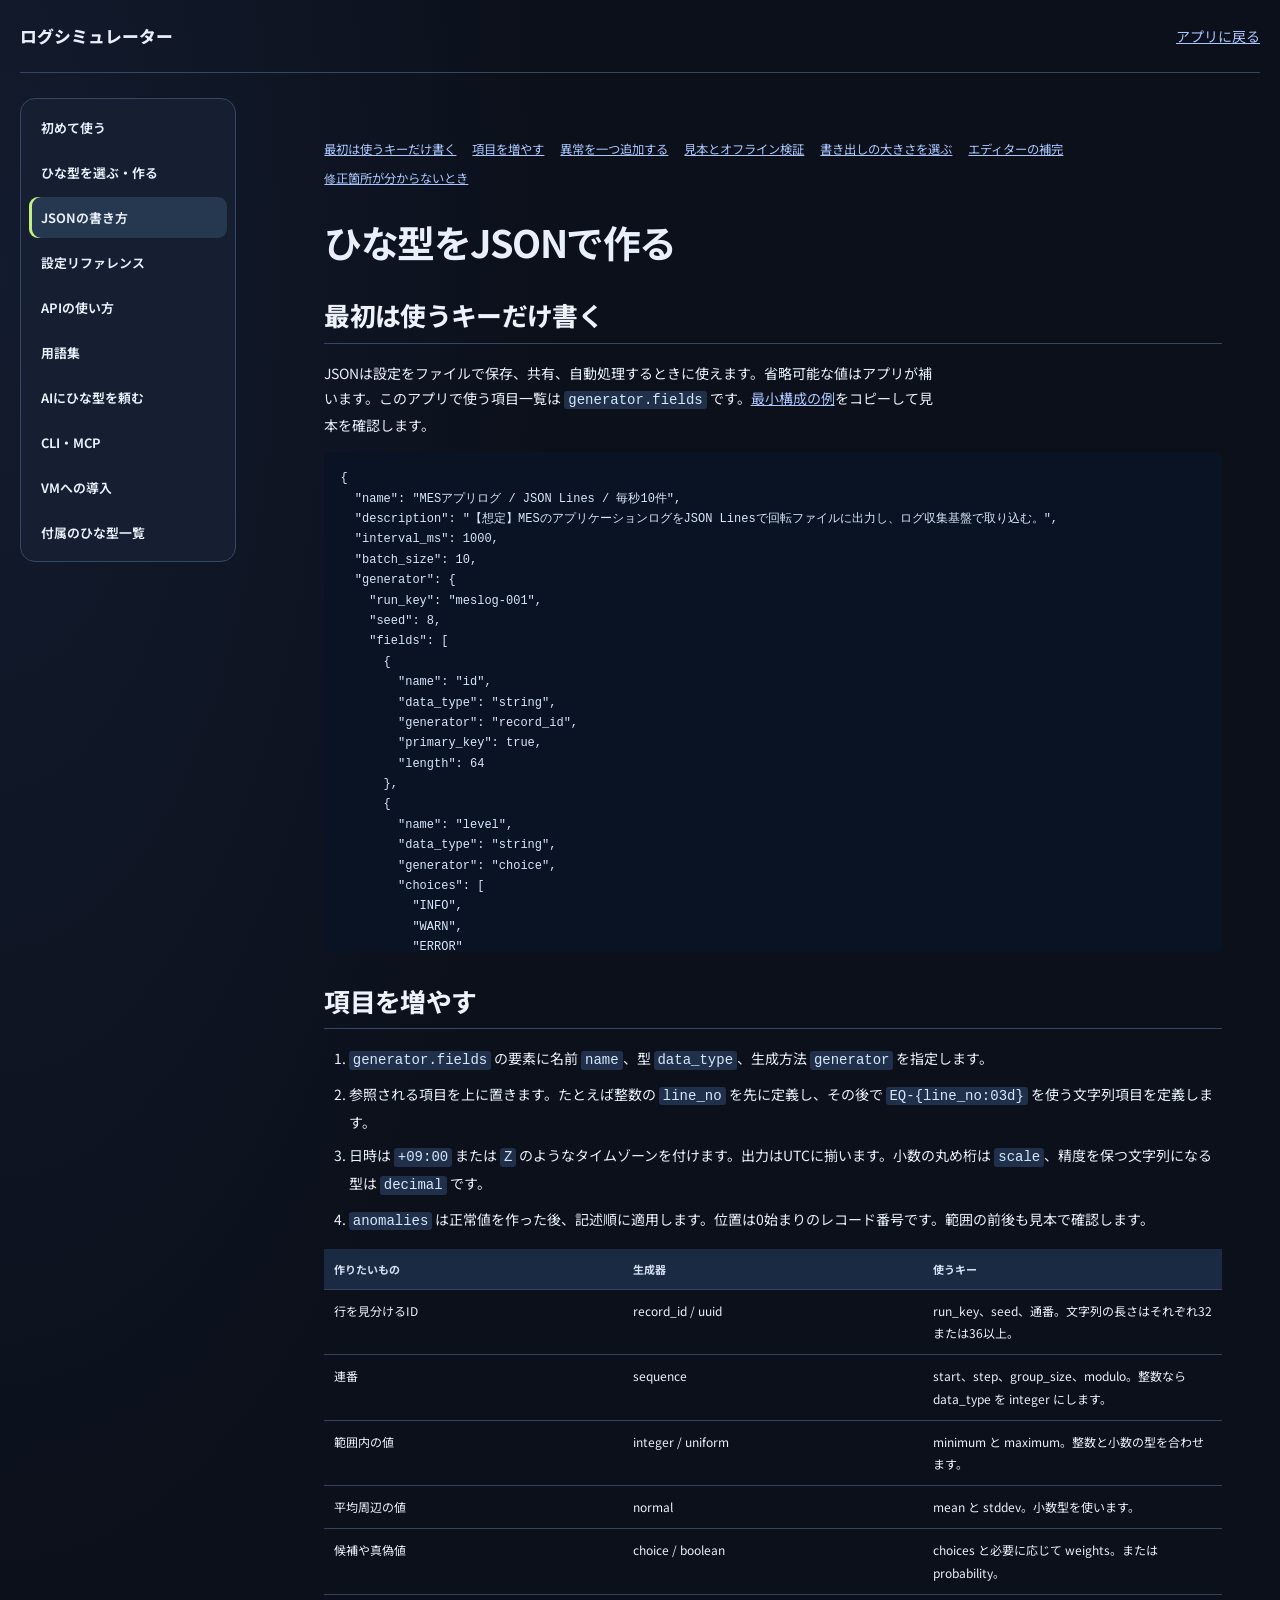
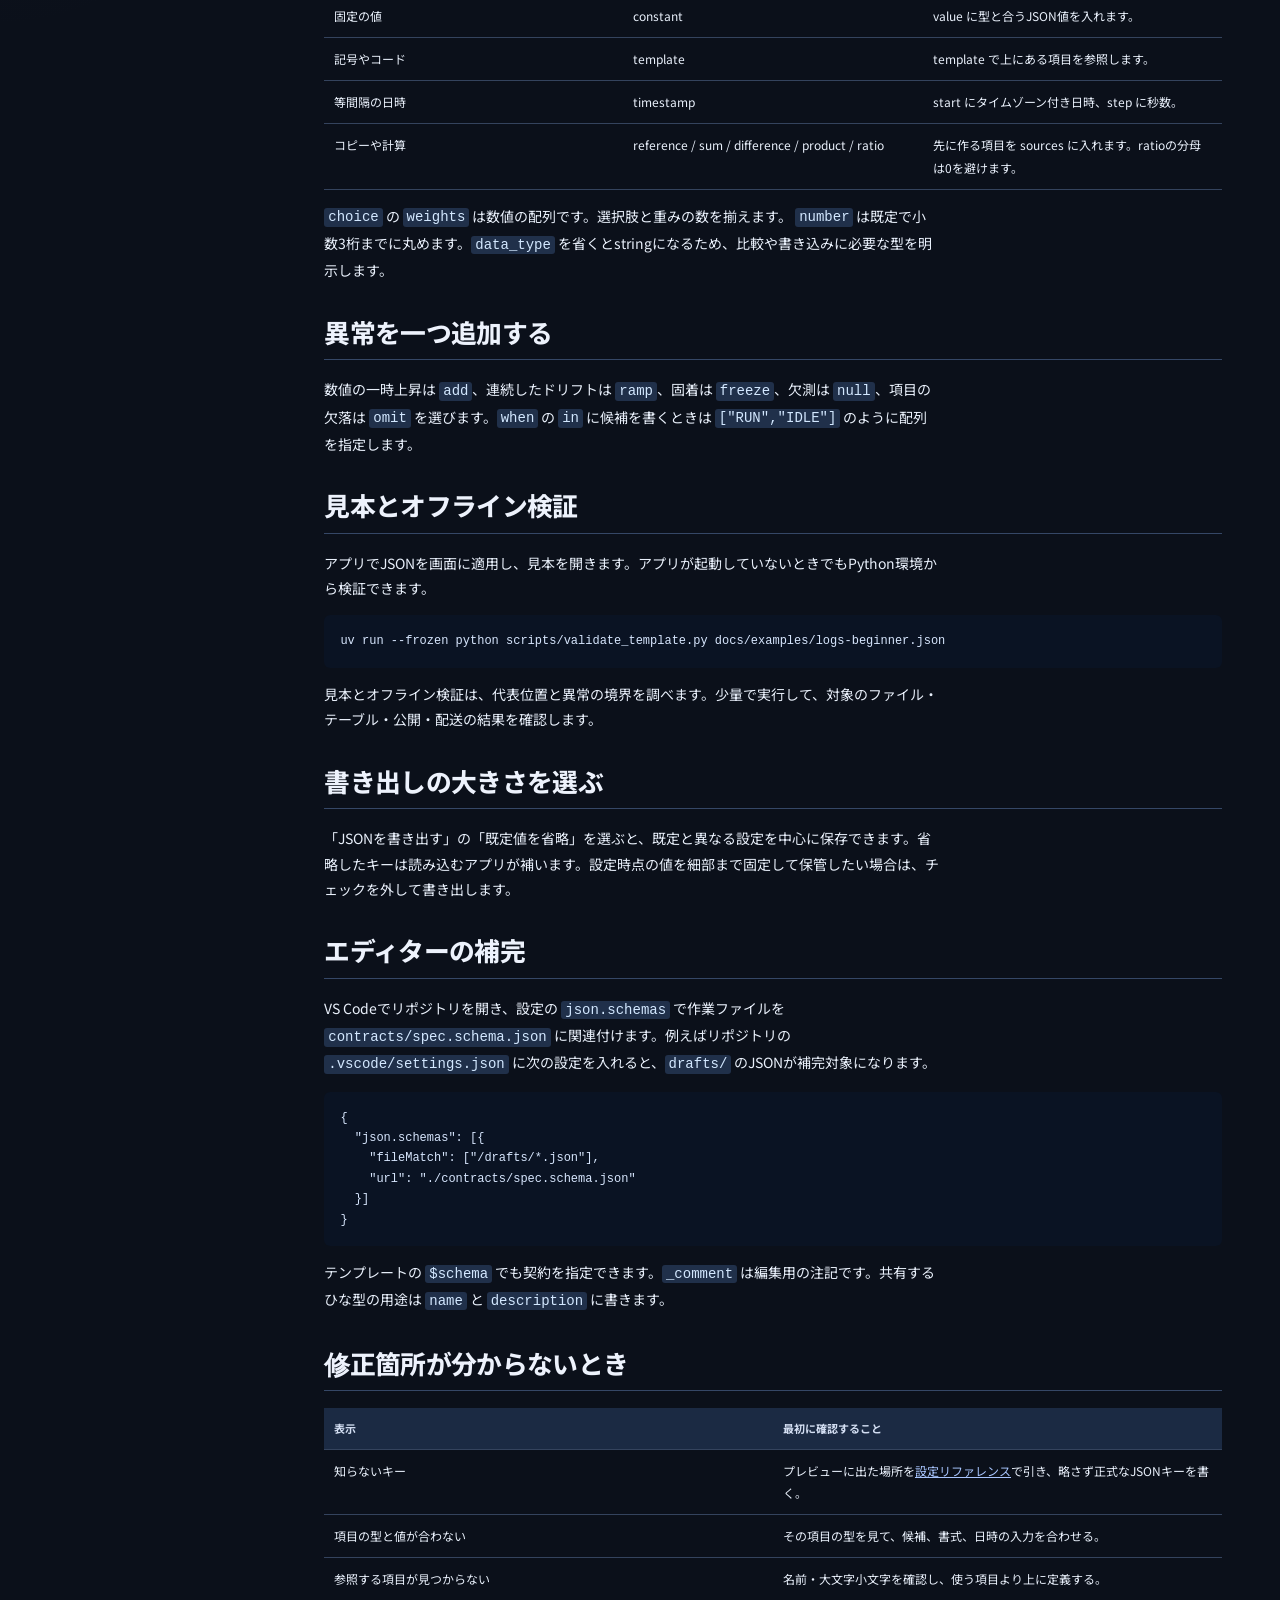
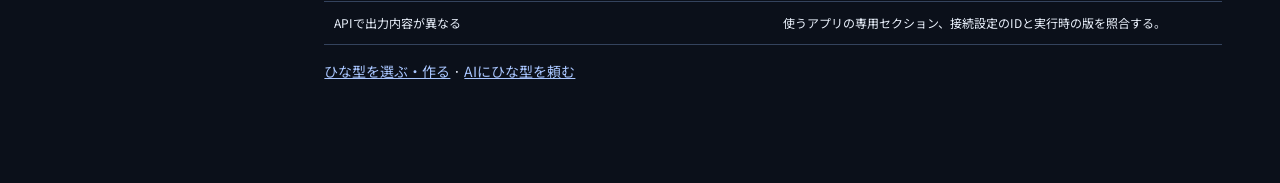
<file: docs/help-site/templates.html>
<!doctype html>
<html lang="ja">
<head>
  <meta charset="utf-8">
  <meta name="viewport" content="width=device-width, initial-scale=1">
  <title>JSONの書き方 | ログシミュレーター</title>
  <link rel="stylesheet" href="/static/style.css">
  <link rel="stylesheet" href="/static/help.css">
  <script src="/static/help.js" defer></script>
</head>
<body class="help-page">
  <a class="help-skip" href="#help-content">本文へ移動</a>
  <div class="help-top">
    <a class="help-home" href="/">ログシミュレーター</a>
    <a href="/">アプリに戻る</a>
  </div>
  <div class="help-layout">
    <nav class="help-nav" aria-label="ヘルプ"><a href="/help/index.html">初めて使う</a><a href="/help/presets.html">ひな型を選ぶ・作る</a><a href="/help/templates.html" aria-current="page">JSONの書き方</a><a href="/help/settings.html">設定リファレンス</a><a href="/help/api.html">APIの使い方</a><a href="/help/glossary.html">用語集</a><a href="/help/ai.html">AIにひな型を頼む</a><a href="/help/mcp.html">CLI・MCP</a><a href="/help/install.html">VMへの導入</a><a href="/help/catalog.html">付属のひな型一覧</a></nav>
    <main class="help-content" id="help-content">
      <nav class="help-outline" aria-label="このページ"><a href="#最初は使うキ-だけ書く">最初は使うキーだけ書く</a><a href="#項目を増やす">項目を増やす</a><a href="#異常を一つ追加する">異常を一つ追加する</a><a href="#見本とオフライン検証">見本とオフライン検証</a><a href="#書き出しの大きさを選ぶ">書き出しの大きさを選ぶ</a><a href="#エディタ-の補完">エディターの補完</a><a href="#修正箇所が分からないとき">修正箇所が分からないとき</a></nav>
      <article><h1>ひな型をJSONで作る</h1>
<h2 id="最初は使うキ-だけ書く">最初は使うキーだけ書く</h2>
<p>JSONは設定をファイルで保存、共有、自動処理するときに使えます。省略可能な値はアプリが補います。このアプリで使う項目一覧は <code>generator.fields</code> です。<a href="/help/examples/logs-beginner.json">最小構成の例</a>をコピーして見本を確認します。</p>
<pre><code class="language-json">{
  &quot;name&quot;: &quot;MESアプリログ / JSON Lines / 毎秒10件&quot;,
  &quot;description&quot;: &quot;【想定】MESのアプリケーションログをJSON Linesで回転ファイルに出力し、ログ収集基盤で取り込む。&quot;,
  &quot;interval_ms&quot;: 1000,
  &quot;batch_size&quot;: 10,
  &quot;generator&quot;: {
    &quot;run_key&quot;: &quot;meslog-001&quot;,
    &quot;seed&quot;: 8,
    &quot;fields&quot;: [
      {
        &quot;name&quot;: &quot;id&quot;,
        &quot;data_type&quot;: &quot;string&quot;,
        &quot;generator&quot;: &quot;record_id&quot;,
        &quot;primary_key&quot;: true,
        &quot;length&quot;: 64
      },
      {
        &quot;name&quot;: &quot;level&quot;,
        &quot;data_type&quot;: &quot;string&quot;,
        &quot;generator&quot;: &quot;choice&quot;,
        &quot;choices&quot;: [
          &quot;INFO&quot;,
          &quot;WARN&quot;,
          &quot;ERROR&quot;
        ],
        &quot;weights&quot;: [
          90,
          8,
          2
        ],
        &quot;length&quot;: 8
      },
      {
        &quot;name&quot;: &quot;station_no&quot;,
        &quot;data_type&quot;: &quot;integer&quot;,
        &quot;generator&quot;: &quot;integer&quot;,
        &quot;minimum&quot;: 1,
        &quot;maximum&quot;: 12
      },
      {
        &quot;name&quot;: &quot;station&quot;,
        &quot;data_type&quot;: &quot;string&quot;,
        &quot;generator&quot;: &quot;template&quot;,
        &quot;template&quot;: &quot;ST-{station_no:02d}&quot;,
        &quot;length&quot;: 8
      },
      {
        &quot;name&quot;: &quot;work_order&quot;,
        &quot;data_type&quot;: &quot;string&quot;,
        &quot;generator&quot;: &quot;template&quot;,
        &quot;template&quot;: &quot;WO-{sequence:06d}&quot;,
        &quot;length&quot;: 16
      },
      {
        &quot;name&quot;: &quot;elapsed_ms&quot;,
        &quot;data_type&quot;: &quot;integer&quot;,
        &quot;generator&quot;: &quot;integer&quot;,
        &quot;minimum&quot;: 5,
        &quot;maximum&quot;: 400
      }
    ]
  },
  &quot;logs&quot;: {
    &quot;format&quot;: &quot;jsonl&quot;,
    &quot;hostname&quot;: &quot;mes-app-01&quot;,
    &quot;app_name&quot;: &quot;mes-core&quot;,
    &quot;message_template&quot;: &quot;station={station} wo={work_order} level={level} elapsed_ms={elapsed_ms}&quot;,
    &quot;rotate_mb&quot;: 10,
    &quot;backups&quot;: 5
  },
  &quot;max_ticks&quot;: 2
}
</code></pre>
<h2 id="項目を増やす">項目を増やす</h2>
<ol>
<li><code>generator.fields</code> の要素に名前 <code>name</code>、型 <code>data_type</code>、生成方法 <code>generator</code> を指定します。</li>
<li>参照される項目を上に置きます。たとえば整数の <code>line_no</code> を先に定義し、その後で <code>EQ-{line_no:03d}</code> を使う文字列項目を定義します。</li>
<li>日時は <code>+09:00</code> または <code>Z</code> のようなタイムゾーンを付けます。出力はUTCに揃います。小数の丸め桁は <code>scale</code>、精度を保つ文字列になる型は <code>decimal</code> です。</li>
<li><code>anomalies</code> は正常値を作った後、記述順に適用します。位置は0始まりのレコード番号です。範囲の前後も見本で確認します。</li>
</ol>
<table>
<thead>
<tr>
<th>作りたいもの</th>
<th>生成器</th>
<th>使うキー</th>
</tr>
</thead>
<tbody>
<tr>
<td>行を見分けるID</td>
<td>record_id / uuid</td>
<td>run_key、seed、通番。文字列の長さはそれぞれ32または36以上。</td>
</tr>
<tr>
<td>連番</td>
<td>sequence</td>
<td>start、step、group_size、modulo。整数なら data_type を integer にします。</td>
</tr>
<tr>
<td>範囲内の値</td>
<td>integer / uniform</td>
<td>minimum と maximum。整数と小数の型を合わせます。</td>
</tr>
<tr>
<td>平均周辺の値</td>
<td>normal</td>
<td>mean と stddev。小数型を使います。</td>
</tr>
<tr>
<td>候補や真偽値</td>
<td>choice / boolean</td>
<td>choices と必要に応じて weights。または probability。</td>
</tr>
<tr>
<td>固定の値</td>
<td>constant</td>
<td>value に型と合うJSON値を入れます。</td>
</tr>
<tr>
<td>記号やコード</td>
<td>template</td>
<td>template で上にある項目を参照します。</td>
</tr>
<tr>
<td>等間隔の日時</td>
<td>timestamp</td>
<td>start にタイムゾーン付き日時、step に秒数。</td>
</tr>
<tr>
<td>コピーや計算</td>
<td>reference / sum / difference / product / ratio</td>
<td>先に作る項目を sources に入れます。ratioの分母は0を避けます。</td>
</tr>
</tbody>
</table>
<p><code>choice</code> の <code>weights</code> は数値の配列です。選択肢と重みの数を揃えます。 <code>number</code> は既定で小数3桁までに丸めます。<code>data_type</code> を省くとstringになるため、比較や書き込みに必要な型を明示します。</p>
<h2 id="異常を一つ追加する">異常を一つ追加する</h2>
<p>数値の一時上昇は <code>add</code>、連続したドリフトは <code>ramp</code>、固着は <code>freeze</code>、欠測は <code>null</code>、項目の欠落は <code>omit</code> を選びます。<code>when</code> の <code>in</code> に候補を書くときは <code>[&quot;RUN&quot;,&quot;IDLE&quot;]</code> のように配列を指定します。</p>
<h2 id="見本とオフライン検証">見本とオフライン検証</h2>
<p>アプリでJSONを画面に適用し、見本を開きます。アプリが起動していないときでもPython環境から検証できます。</p>
<pre><code class="language-sh">uv run --frozen python scripts/validate_template.py docs/examples/logs-beginner.json
</code></pre>
<p>見本とオフライン検証は、代表位置と異常の境界を調べます。少量で実行して、対象のファイル・テーブル・公開・配送の結果を確認します。</p>
<h2 id="書き出しの大きさを選ぶ">書き出しの大きさを選ぶ</h2>
<p>「JSONを書き出す」の「既定値を省略」を選ぶと、既定と異なる設定を中心に保存できます。省略したキーは読み込むアプリが補います。設定時点の値を細部まで固定して保管したい場合は、チェックを外して書き出します。</p>
<h2 id="エディタ-の補完">エディターの補完</h2>
<p>VS Codeでリポジトリを開き、設定の <code>json.schemas</code> で作業ファイルを <code>contracts/spec.schema.json</code> に関連付けます。例えばリポジトリの <code>.vscode/settings.json</code> に次の設定を入れると、<code>drafts/</code> のJSONが補完対象になります。</p>
<pre><code class="language-json">{
  &quot;json.schemas&quot;: [{
    &quot;fileMatch&quot;: [&quot;/drafts/*.json&quot;],
    &quot;url&quot;: &quot;./contracts/spec.schema.json&quot;
  }]
}
</code></pre>
<p>テンプレートの <code>$schema</code> でも契約を指定できます。<code>_comment</code> は編集用の注記です。共有するひな型の用途は <code>name</code> と <code>description</code> に書きます。</p>
<h2 id="修正箇所が分からないとき">修正箇所が分からないとき</h2>
<table>
<thead>
<tr>
<th>表示</th>
<th>最初に確認すること</th>
</tr>
</thead>
<tbody>
<tr>
<td>知らないキー</td>
<td>プレビューに出た場所を<a href="/help/settings.html">設定リファレンス</a>で引き、略さず正式なJSONキーを書く。</td>
</tr>
<tr>
<td>項目の型と値が合わない</td>
<td>その項目の型を見て、候補、書式、日時の入力を合わせる。</td>
</tr>
<tr>
<td>参照する項目が見つからない</td>
<td>名前・大文字小文字を確認し、使う項目より上に定義する。</td>
</tr>
<tr>
<td>APIで出力内容が異なる</td>
<td>使うアプリの専用セクション、接続設定のIDと実行時の版を照合する。</td>
</tr>
</tbody>
</table>
<p><a href="/help/presets.html">ひな型を選ぶ・作る</a> · <a href="/help/ai.html">AIにひな型を頼む</a></p>
</article>
    </main>
  </div>
</body>
</html>
</file>
<file: static/style.css>
@font-face {
  font-family: "Noto Sans JP";
  src: url("/static/fonts/noto-sans-jp-ui.woff2") format("woff2");
  font-style: normal;
  font-weight: 100 900;
  font-display: swap;
  unicode-range: U+0020-007E, U+00B5, U+00B7, U+00D7, U+2014, U+2026, U+2191-2193, U+3000-303F, U+3041-3096, U+3099-30FF, U+4E00, U+4E07, U+4E09-4E0B, U+4E0D-4E0E, U+4E21, U+4E26, U+4E2D, U+4E38, U+4E3B, U+4E71, U+4E86, U+4E88, U+4E8B-4E8C, U+4E92, U+4EA4, U+4EBA, U+4ECA, U+4ED5-4ED6, U+4ED8, U+4EE3, U+4EE5, U+4EEE, U+4EF6, U+4EFB, U+4F11, U+4F1D, U+4F34, U+4F3C, U+4F4D-4F4E, U+4F53, U+4F55, U+4F59, U+4F5C, U+4F7F, U+4F8B, U+4F9B, U+4F9D, U+4FA1, U+4FC2, U+4FDD, U+4FE1, U+500B, U+500D, U+5019, U+5024, U+504F, U+505C, U+5065, U+5074, U+507D, U+5099, U+50B7, U+50BE, U+50CD, U+50CF, U+5104, U+512A, U+5143, U+5148, U+5165, U+5168, U+516C, U+5171, U+5177, U+5185, U+518D, U+5199, U+51AA, U+51E6, U+51FA, U+5206-5207, U+5217, U+521D, U+5224-5225, U+5229, U+5230, U+5236, U+523B, U+5247, U+524A, U+524D, U+526F, U+5272, U+529B, U+529F-52A0, U+52A9, U+52B9, U+52D5, U+52D9, U+52DD, U+5305, U+5316, U+533A, U+533F, U+534A, U+5354, U+5358, U+5370, U+5373, U+5378, U+539F, U+53B3, U+53BB, U+53C2, U+53CA, U+53CD-53CE, U+53D6-53D7, U+53E3-53E4, U+53EF-53F0, U+53F3, U+53F7, U+5404, U+5408, U+540C-540D, U+5411, U+5426, U+542B, U+544A, U+5468, U+5473, U+547C-547D, U+548C, U+54C1, U+554F, U+5668, U+56DB, U+56DE, U+56F2-56F3, U+56FA, U+5727-5728, U+5730, U+5747, U+5766, U+578B, U+57CB, U+57DF, U+57FA, U+5831, U+5834, U+5883, U+5897, U+58CA, U+58F2, U+5909, U+5916, U+591A, U+5927, U+5931, U+5951, U+5968, U+59A5, U+59A8, U+59CB, U+59D4, U+5B50, U+5B57-5B58, U+5B88-5B89, U+5B8C, U+5B9A-5B9B, U+5B9F, U+5BA3, U+5BB3, U+5BB9, U+5BC4, U+5BC6, U+5BF8, U+5BFE-5BFF, U+5C02, U+5C0A, U+5C0E-5C0F, U+5C11, U+5C3E, U+5C4A, U+5C55, U+5C5E, U+5C64-5C65, U+5C90, U+5D29, U+5DE1, U+5DE5-5DE6, U+5DE8, U+5DEE, U+5DF1, U+5DFB, U+5E03, U+5E0C, U+5E2F-5E30, U+5E38, U+5E45, U+5E73-5E74, U+5E8F, U+5E95, U+5EA6-5EA7, U+5EAB, U+5EC3, U+5EF6, U+5F0F, U+5F15, U+5F27, U+5F35, U+5F37, U+5F53, U+5F62, U+5F71, U+5F85, U+5F8C, U+5F90, U+5F93, U+5F97, U+5FA1, U+5FA9, U+5FC3, U+5FC5, U+5FDC, U+6027, U+60C5, U+60F3, U+610F, U+614B, U+61B6, U+6210, U+623B, U+6240, U+624B, U+6271, U+627F-6280, U+6291, U+6295, U+6298, U+629E, U+62BC-62BD, U+62C5, U+62D2, U+62E0-62E1, U+62EC, U+6301, U+6307, U+6319, U+632F, U+633F, U+6357, U+6368, U+6392, U+639B, U+63A1-63A2, U+63A5, U+63A8, U+63C3, U+63CF-63D0, U+63DB, U+63E1, U+63F4, U+640D, U+643A, U+6442, U+64CD, U+64EC, U+652F, U+6539, U+653E, U+6557, U+6563, U+6570, U+6574, U+6587, U+659C, U+65AD, U+65B0, U+65B9, U+65BD, U+65E2, U+65E5, U+65E7, U+6607, U+660E, U+6620, U+6642, U+666F, U+6697, U+66F4, U+66F8, U+66FF-6700, U+6709, U+671B, U+671F, U+672A-672C, U+675F, U+6761, U+6765, U+6790, U+679A, U+679C, U+67A0, U+67B6, U+67FB, U+6821, U+683C, U+6841, U+6848, U+68B1, U+68DA, U+691C, U+696D, U+69CB, U+69D8, U+6A19, U+6A21, U+6A29-6A2A, U+6A5F, U+6B04, U+6B20-6B21, U+6B62-6B63, U+6B69, U+6B74, U+6B8A-6B8B, U+6BB5, U+6BCD-6BCE, U+6BD4, U+6C0F, U+6C17, U+6C38, U+6C42, U+6C4E, U+6C7A, U+6CBF, U+6CC1, U+6CD5, U+6CE2, U+6CE8, U+6D3E, U+6D41, U+6D6E, U+6D88, U+6DF1, U+6DF7, U+6DFB, U+6E08-6E09, U+6E21, U+6E29, U+6E2C, U+6E80, U+6E90, U+6E96, U+6EDE, U+6F0F, U+6F14, U+70B9, U+7121, U+7167, U+71B1, U+7247-7248, U+7269, U+7279, U+72B6, U+72EC, U+7336, U+7387, U+73FE, U+7406, U+74B0, U+751F, U+7523, U+7528, U+7531, U+753B, U+754C, U+7559, U+7565, U+756A, U+7570, U+758E, U+7591, U+767A-767B, U+767D, U+7684, U+76BF, U+76E3-76E4, U+76EE, U+76F4, U+76F8, U+76FE, U+7701, U+771F, U+7740, U+77AC, U+77DB, U+77E5, U+77ED, U+7834, U+78BA, U+793A, U+7968, U+7981, U+79D2, U+79D8, U+79F0, U+79FB, U+7A0B, U+7A0E, U+7A2E, U+7A3C, U+7A4D, U+7A7A, U+7A81, U+7A93, U+7ACB, U+7AEF, U+7AF6, U+7B26, U+7B2C, U+7B49, U+7B54, U+7B87, U+7B97, U+7BA1, U+7BC0, U+7BC4, U+7BC9, U+7C21, U+7C8B, U+7C92, U+7CBE, U+7CFB, U+7D04, U+7D0B, U+7D0D, U+7D14, U+7D20, U+7D22, U+7D2F-7D30, U+7D42, U+7D44, U+7D4C, U+7D50, U+7D5E, U+7D61, U+7D71, U+7D76, U+7D99-7D9A, U+7DAD, U+7DCF, U+7DD2, U+7DDA, U+7DE8-7DE9, U+7E1B, U+7E26, U+7E2E, U+7E3E, U+7E70, U+7F6E, U+7F72, U+7FA4, U+7FA9, U+8005, U+80A2, U+80CC, U+80FD, U+8108, U+81EA, U+81F4, U+822C, U+826F, U+8272, U+82F1, U+8377, U+843D, U+884C, U+8853, U+885D, U+8868, U+88C5, U+88D5, U+88DC, U+88FD, U+8907, U+8981, U+898B, U+898F, U+8996, U+89A7, U+89AA, U+89B3, U+89E3, U+89E6, U+8A00, U+8A08, U+8A18, U+8A2D, U+8A31, U+8A33, U+8A3C, U+8A55, U+8A66, U+8A70, U+8A72-8A73, U+8A8D, U+8A9E, U+8AA4, U+8AAC-8AAD, U+8ABF, U+8ACB, U+8AD6, U+8B58, U+8B66, U+8B72, U+8B77, U+8C61, U+8CA0, U+8CA8, U+8CB8, U+8CBC, U+8CC7, U+8CEA, U+8CFC, U+8D64, U+8D70, U+8D77, U+8D85, U+8D8A, U+8DB3, U+8DE1, U+8DEF, U+8EE2, U+8EF8, U+8EFD, U+8F03, U+8F09, U+8F9E, U+8FBA, U+8FBC, U+8FBF, U+8FC2, U+8FD1, U+8FD4, U+8FF0, U+8FFD, U+9001, U+9006, U+9010, U+9014, U+901A, U+901F-9020, U+9023, U+9032, U+9045, U+904E, U+9054-9055, U+9069, U+9077-9078, U+907F, U+90E8, U+914D, U+91C8, U+91CD, U+91CF, U+91D1, U+91DD, U+9332, U+9375, U+9396, U+9577, U+9580, U+9589, U+958B, U+9593, U+95A2, U+95B2, U+95BE, U+9632, U+964D, U+9650, U+9664-9665, U+968E, U+9694, U+969B-969C, U+96A0, U+96A3, U+96C6, U+96E2, U+9732, U+9752, U+9759, U+975E, U+9762, U+97FF, U+9805-9806, U+9808, U+9818, U+982D, U+983B-983C, U+984D, U+985E, U+98DB, U+98DF, U+9A13, U+9AA8, U+9AD8, U+9ED9, U+FF01-FF9F, U+FFA1-FFBE, U+FFC2-FFC7, U+FFCA-FFCF, U+FFD2-FFD7, U+FFDA-FFDC, U+FFE0-FFE6, U+FFE8-FFEE;
}
/* 画面共通の色・配置・入力部品を定義する。JSはactive等のクラスを切り替えるだけで、表示の見た目はここが担当する。 */
:root {
  color-scheme: dark;
  --bg: #10171d;
  --panel: #17232c;
  --panel2: #1d2c36;
  --line: #30434f;
  --ink: #e8f0f2;
  --muted: #9dafbb;
  --accent: #72dec7;
  --warn: #f7c783;
  font-family: "Noto Sans JP", "Hiragino Sans", "Yu Gothic", "Meiryo", "Noto Sans CJK JP", sans-serif;
  font-size: 14px;
}
* {
  box-sizing: border-box;
}
body {
  margin: 0;
  background: var(--bg);
  color: var(--ink);
}
header {
  padding: 30px 4vw 26px;
  border-bottom: 1px solid var(--line);
  display: flex;
  justify-content: space-between;
  align-items: center;
  background: radial-gradient(ellipse at 85% 0, #20473e88, transparent 60%);
}
h1 {
  font-size: 28px;
  letter-spacing: -0.04em;
  margin: 8px 0;
}
h2 {
  font-size: 23px;
  margin: 6px 0;
}
h3 {
  font-size: 17px;
  margin: 0 0 14px;
}
p {
  line-height: 1.8;
}
.eyebrow {
  font-size: 10px;
  letter-spacing: 0.16em;
  color: var(--accent);
  font-weight: 700;
}
.version {
  margin-left: 12px;
  color: var(--muted);
}
header p {
  margin: 0;
  color: var(--muted);
}
.layout {
  display: grid;
  grid-template-columns: 222px minmax(0, 1fr);
  max-width: 1500px;
  margin: auto;
}
aside {
  padding: 30px 18px;
  border-right: 1px solid var(--line);
}
nav {
  display: grid;
  gap: 8px;
}
.nav {
  display: flex;
  gap: 12px;
  padding: 14px;
  text-align: left;
  border: 1px solid transparent;
  background: none;
  color: var(--muted);
  font-size: 11px;
}
.nav span {
  font-size: 13px;
}
.nav.active {
  background: var(--panel2);
  border-color: var(--line);
  color: var(--accent);
}
.aside-note {
  border-top: 1px solid var(--line);
  margin-top: 30px;
  padding: 24px 10px;
  color: var(--muted);
  font-size: 12px;
}
#contextHelp {
  color: var(--ink);
  border-left: 2px solid var(--accent);
  padding-left: 12px;
  overflow-wrap: anywhere;
}
main {
  padding: 30px clamp(16px, 3vw, 42px);
  min-width: 0;
}
.section-head {
  display: flex;
  justify-content: space-between;
  align-items: center;
  gap: 16px;
  margin-bottom: 20px;
}
.card {
  padding: 22px;
  background: var(--panel);
  border: 1px solid var(--line);
  border-radius: 12px;
  margin-bottom: 18px;
}
.grid {
  display: grid;
  grid-template-columns: repeat(auto-fit, minmax(min(230px, 100%), 1fr));
  gap: 18px;
}
.control {
  min-width: 0;
}
label,
.field-label {
  display: block;
  font-size: 12px;
  font-weight: 500;
  color: #c7d6dc;
}
input,
select,
textarea {
  width: 100%;
  border: 1px solid var(--line);
  border-radius: 6px;
  background: #0e1a23;
  color: var(--ink);
  padding: 11px;
  margin-top: 8px;
  font: inherit;
  font-size: 13px;
  min-width: 0;
}
input[type="checkbox"] {
  width: 18px;
  height: 18px;
  margin: 0 8px 0 0;
  accent-color: var(--accent);
  vertical-align: middle;
}
input[type="file"] {
  padding: 8px;
}
textarea {
  resize: vertical;
  line-height: 1.6;
  font-family: ui-monospace, SFMono-Regular, Consolas, "Noto Sans JP", "Yu Gothic", "Noto Sans CJK JP", monospace;
}
input:focus,
select:focus,
textarea:focus,
button:focus-visible,
.help:focus {
  outline: 2px solid var(--accent);
  outline-offset: 2px;
}
input:invalid,
textarea:invalid {
  border-color: #da826c;
}
button {
  cursor: pointer;
  background: var(--panel2);
  border: 1px solid var(--line);
  border-radius: 7px;
  color: var(--ink);
  padding: 10px 14px;
  font: inherit;
  font-size: 12px;
  white-space: normal;
}
button:hover {
  border-color: var(--accent);
  color: var(--accent);
}
button:disabled {
  opacity: 0.45;
  cursor: wait;
}
.primary {
  background: var(--accent);
  color: #0f2923;
  font-weight: 700;
  border-color: var(--accent);
  padding: 12px 22px;
}
.primary:hover {
  background: #a6f4e3;
  color: #0f2923;
}
.secondary {
  border-color: var(--accent);
  color: var(--accent);
}
.ghost {
  background: transparent;
  color: var(--muted);
}
.danger {
  color: #ffa58e;
}
.toolbar,
.actionbar {
  display: flex;
  align-items: end;
  gap: 12px;
  flex-wrap: wrap;
}
.actionbar {
  margin: 20px 0;
  align-items: center;
}
.toolbar .compact {
  min-width: 220px;
  flex: 1;
}
.toolbar select {
  margin-top: 5px;
}
.toolbar label {
  flex: 1;
  min-width: 150px;
}
.muted {
  color: var(--muted);
  font-size: 12px;
  line-height: 1.7;
}
.intro {
  color: var(--muted);
  margin-top: -8px;
}
.badge {
  display: inline-block;
  background: #264338;
  color: var(--accent);
  border: 1px solid #3c6353;
  border-radius: 24px;
  font-size: 10px;
  padding: 5px 10px;
  white-space: nowrap;
}
.tab {
  display: none;
}
.tab.active {
  display: block;
}
.help {
  display: inline-flex;
  align-items: center;
  justify-content: center;
  border: 1px solid #5c7482;
  color: var(--muted);
  width: 16px;
  height: 16px;
  border-radius: 50%;
  font-size: 10px;
  margin-left: 6px;
  cursor: help;
}
.hint {
  position: relative;
}
.hint:hover > .field-label,
.hint:hover > label {
  color: var(--accent);
}
#tooltip {
  position: fixed;
  z-index: 1000;
  background: #e0f2ec;
  color: #17362d;
  border: 1px solid var(--accent);
  padding: 15px 17px;
  border-radius: 9px;
  box-shadow: 0 8px 40px #0008;
  max-width: min(390px, calc(100vw - 24px));
  font-size: 12px;
  line-height: 1.8;
  white-space: pre-wrap;
  overflow-wrap: anywhere;
  pointer-events: none;
}
details > summary {
  cursor: pointer;
  color: #d6e5e9;
  font-weight: 600;
  font-size: 13px;
  line-height: 1.8;
}
details[open] > summary {
  margin-bottom: 20px;
}
.subsection {
  grid-column: 1/-1;
  border-top: 1px solid var(--line);
  padding-top: 18px;
}
.field-card {
  border: 1px solid var(--line);
  border-radius: 8px;
  padding: 16px;
  margin-bottom: 12px;
  background: #121e27;
}
.field-head {
  display: grid;
  grid-template-columns: 1.2fr 1fr 1.25fr auto;
  gap: 12px;
  align-items: end;
  margin-bottom: 14px;
}
.field-actions {
  display: flex;
  gap: 5px;
  padding-bottom: 2px;
}
.field-actions button {
  padding: 9px;
}
.field-list {
  margin-top: 18px;
}
.json-hint {
  font-size: 10px;
  color: var(--muted);
  margin-top: 5px;
}
.checklabel {
  display: flex;
  align-items: center;
  margin: 12px 0;
  font-size: 12px;
}
.profile-list {
  display: grid;
  grid-template-columns: repeat(auto-fill, minmax(220px, 1fr));
  gap: 12px;
  margin-bottom: 20px;
}
.profile {
  padding: 15px;
  display: flex;
  flex-direction: column;
  gap: 10px;
  text-align: left;
}
.profile.active {
  border-color: var(--accent);
  background: #203930;
}
pre {
  font-size: 12px;
  line-height: 1.7;
  white-space: pre-wrap;
  overflow-wrap: anywhere;
  max-height: 500px;
  overflow: auto;
  background: #0c161e;
  border-radius: 6px;
  padding: 16px;
}
.code {
  font-size: 12px;
  tab-size: 2;
}
.table-scroll {
  overflow: auto;
  max-height: 350px;
}
table {
  border-collapse: collapse;
  width: 100%;
  font-size: 12px;
}
th,
td {
  text-align: left;
  padding: 10px;
  border-bottom: 1px solid var(--line);
  white-space: nowrap;
  max-width: 360px;
  overflow: hidden;
  text-overflow: ellipsis;
}
th {
  color: var(--accent);
  font-size: 11px;
}
#notice:not(:empty) {
  border: 1px solid #527167;
  background: #1c352c;
  color: #b5f6dc;
  border-radius: 8px;
  padding: 14px;
  margin-bottom: 20px;
  white-space: pre-wrap;
  overflow-wrap: anywhere;
}
#notice.error {
  border-color: #a36b56;
  background: #39291f;
  color: #ffbf9f;
}
.job-progress {
  height: 6px;
  background: #0b171d;
  border-radius: 6px;
  overflow: hidden;
  margin: 14px 0;
}
.job-progress > div {
  height: 100%;
  background: var(--accent);
}
.stats {
  display: flex;
  gap: 30px;
  flex-wrap: wrap;
}
.stats b {
  display: block;
  font-size: 24px;
  color: var(--accent);
  margin-top: 5px;
}
.note {
  color: var(--muted);
  font-size: 12px;
  line-height: 1.8;
}
footer {
  border-top: 1px solid var(--line);
  padding: 18px 4vw;
  color: var(--muted);
  font-size: 11px;
}
#secretState {
  overflow-wrap: anywhere;
}
[hidden] {
  display: none !important;
}
@media (min-width: 1100px) {
  .grid {
    grid-template-columns: repeat(3, minmax(0, 1fr));
  }
}
@media (max-width: 760px) {
  header {
    padding: 20px;
  }
  h1 {
    font-size: 23px;
  }
  .layout {
    display: block;
  }
  aside {
    padding: 12px 16px;
    border-right: 0;
    border-bottom: 1px solid var(--line);
  }
  nav {
    display: flex;
    overflow-x: auto;
  }
  .nav {
    padding: 10px;
    flex-shrink: 0;
  }
  .nav span {
    font-size: 11px;
  }
  .aside-note {
    display: none;
  }
  main {
    padding: 22px 16px;
  }
  .section-head {
    align-items: start;
  }
  .section-head > .muted {
    display: none;
  }
  .card {
    padding: 16px;
  }
  .field-head {
    grid-template-columns: 1fr 1fr;
  }
  .field-head > .control:first-child {
    grid-column: 1/-1;
  }
  .field-actions {
    grid-column: 1/-1;
  }
  .toolbar {
    align-items: center;
  }
  .toolbar .compact {
    min-width: 150px;
  }
  .actionbar .muted {
    width: 100%;
  }
}

#presetDetails {
  white-space: pre-wrap;
  border-left: 2px solid var(--accent);
  padding: 10px 18px;
  line-height: 1.9;
  background: var(--panel);
  border-radius: 6px;
}

#basicEditor {
  margin-block: 16px;
  grid-template-columns: repeat(auto-fit, minmax(min(100%, 13rem), 1fr));
}
#advancedSettings {
  border-top: 1px solid var(--line);
  padding-top: 14px;
}
#advancedSettings #toJson {
  margin-top: 14px;
}
.preset-help {
  margin-top: 8px;
}
#previewResults:focus-visible {
  outline: 2px solid var(--accent);
}

@media (max-width: 520px) {
  nav {
    display: grid;
    grid-template-columns: repeat(2, minmax(0, 1fr));
  }
  .nav {
    min-width: 0;
    white-space: normal;
  }
}

header {
  gap: 16px;
}
header > div {
  min-width: 0;
}
header > .badge {
  flex-shrink: 0;
}
.nav {
  min-height: 44px;
  font-size: 13px;
  align-items: center;
}
#generate button,
#generate summary {
  min-height: 40px;
}
#generate summary {
  padding-block: 8px;
  line-height: 1.6;
}
#generate summary:focus-visible,
#generate .table-scroll:focus-visible {
  outline: 2px solid var(--accent);
  outline-offset: 3px;
}
.preview-step {
  border-color: #49766e;
  background: linear-gradient(120deg, #1a2e33, var(--panel) 60%);
}
.preview-step h3 {
  margin-bottom: 6px;
}
.preview-step .muted {
  margin-top: 0;
}
.run-step .actionbar {
  margin: 12px 0;
}
@media (max-width: 520px) {
  header {
    flex-direction: column;
    align-items: flex-start;
    gap: 10px;
  }
  #generate .toolbar > label {
    flex-basis: 100%;
  }
}

.editing-preset {
  margin: 14px 0 0;
  padding: 8px 10px;
  background: var(--panel2);
  border-radius: 6px;
  overflow-wrap: anywhere;
}

.preset-scenario {
  margin: 12px 0;
  padding: 10px 12px;
  border-left: 2px solid var(--accent);
  border-radius: 4px;
  background: var(--panel2);
  overflow-wrap: anywhere;
}
.preset-scenario p {
  margin: 4px 0 0;
  white-space: pre-wrap;
}

#presetMetadata {
  margin-bottom: 18px;
}
#presetMetadata > label,
#presetMetadata > button {
  margin-top: 12px;
}

.preset-metadata-fields {
  display: grid;
  grid-template-columns: repeat(auto-fit, minmax(min(250px, 100%), 1fr));
  gap: 12px 18px;
}

/* ひな型カタログとプレビュー比較 */
#comparison[hidden],
#comparison [hidden] {
  display: none;
}
.comparison-controls,
.comparison-actions,
.comparison-selection {
  display: flex;
  flex-wrap: wrap;
  align-items: center;
  gap: 8px 12px;
}
.comparison-search {
  flex: 1 1 230px;
  min-width: 0;
}
.comparison-check {
  display: inline-flex;
  align-items: center;
  gap: 8px;
}
.comparison-check input,
.comparison-catalog input {
  width: auto;
  min-width: 1rem;
  flex: 0 0 auto;
  accent-color: #76dacc;
}
.comparison-catalog,
.comparison-selection {
  list-style: none;
  margin: 8px 0 14px;
  padding: 0;
}
.comparison-catalog {
  max-height: 23rem;
  overflow: auto;
  scrollbar-gutter: stable;
}
.comparison-catalog > li {
  display: flex;
  flex-wrap: wrap;
  align-items: flex-start;
  gap: 8px 12px;
  border-top: 1px solid var(--line, #37525f);
  padding: 10px 2px;
  overflow-wrap: anywhere;
}
.comparison-catalog label {
  flex: 1 1 230px;
  display: flex;
  align-items: flex-start;
  gap: 8px;
  min-width: 0;
}
.comparison-catalog label > span {
  min-width: 0;
}
.comparison-catalog small,
.comparison-table small,
.comparison-scenario {
  display: block;
  color: var(--muted, #a9bcc7);
}
.comparison-scenario {
  margin-top: 4px;
}
.comparison-catalog button,
.comparison-actions button {
  max-width: 100%;
  white-space: normal;
}
.comparison-catalog button[aria-pressed="true"],
.comparison-selection li {
  border: 1px solid #66b4ac;
  border-radius: 8px;
  background: rgba(59, 178, 160, 0.15);
}
.comparison-selection li {
  padding: 4px 8px;
  overflow-wrap: anywhere;
  min-width: 0;
  max-width: 100%;
}
.comparison-table {
  overflow: auto;
  margin-top: 14px;
}
.comparison-table table {
  min-width: 480px;
}
.comparison-table th {
  min-width: 128px;
  overflow-wrap: anywhere;
}
.comparison-table .comparison-changed {
  background: rgba(59, 178, 160, 0.14);
}

/* 画面全体で使う余白・階層・操作状態 */
:root {
  --bg: #0b101a;
  --panel: #141d2d;
  --panel2: #1c2940;
  --line: #34435d;
  --ink: #edf2fc;
  --muted: #aebed5;
  --accent: #c4ef86;
  --warn: #ffd28b;
  --input: #0b1425;
  --focus: #c4ef86;
  --edge: rgba(168, 192, 239, .16);
  font-size: 14px;
  font-kerning: normal;
}
body {
  min-height: 100vh;
  background:
    radial-gradient(ellipse at 0% 8%, rgba(58, 83, 149, .16), transparent 40rem),
    var(--bg);
}
header {
  isolation: isolate;
  position: relative;
  min-height: 156px;
  padding: 28px max(4vw, calc((100vw - 1390px) / 2)) 30px;
  gap: 18px;
  background:
    radial-gradient(ellipse at 90% -45%, rgba(115, 150, 255, .35), transparent 62%),
    linear-gradient(112deg, #131e31, #11172a 63%, #1b2942);
  border-bottom-color: #455b7d;
}
header::before {
  content: "";
  position: absolute;
  z-index: -1;
  inset: 0 0 0 42%;
  background-image:
    linear-gradient(rgba(164, 191, 247, .09) 1px, transparent 1px),
    linear-gradient(90deg, rgba(164, 191, 247, .09) 1px, transparent 1px);
  background-size: 28px 28px;
  mask-image: linear-gradient(90deg, transparent, black);
  pointer-events: none;
}
header > div {
  min-width: 0;
}
header h1 {
  font-size: clamp(25px, 1.8vw + .8rem, 40px);
  line-height: 1.18;
  letter-spacing: -.025em;
  font-weight: 780;
  margin: 4px 0 12px;
  overflow-wrap: anywhere;
}
header p {
  max-width: 75ch;
  line-height: 1.65;
  font-size: 13px;
}
header > .badge {
  display: inline-flex;
  align-items: center;
  gap: 8px;
  padding: 7px 12px;
  border-radius: 99px;
  background: #0e192a;
  border-color: #486681;
  font-variant-numeric: tabular-nums;
}
header > .badge::before {
  content: "";
  width: 7px;
  height: 7px;
  border-radius: 50%;
  background: currentColor;
  flex: 0 0 auto;
}
.layout {
  max-width: 1460px;
  padding: 30px clamp(16px, 3.6vw, 44px) 68px;
  gap: clamp(18px, 2.8vw, 40px);
  grid-template-columns: 214px minmax(0, 1fr);
}
.layout > aside,
.layout > main {
  padding: 0;
  border-right: 0;
  min-width: 0;
}
.layout > aside > nav {
  gap: 4px;
  padding: 7px;
  min-width: 0;
  background: #101827;
  border: 1px solid var(--edge);
  border-radius: 16px;
  box-shadow: 0 8px 24px rgb(0 0 0 / .15);
}
nav .nav {
  position: relative;
  display: flex;
  justify-content: flex-start;
  align-items: center;
  min-height: 43px;
  min-width: 0;
  padding: 10px 12px;
  gap: 6px;
  border-radius: 10px;
  border-color: transparent;
  background: transparent;
  font-size: 13px;
  font-weight: 600;
  white-space: normal;
  overflow-wrap: anywhere;
}
nav .nav:hover {
  background: #1a2840;
}
nav .nav.active {
  background: linear-gradient(100deg, #2a3b55, #1e2b43);
  border-color: #4c6384;
  color: #eef4ff;
  padding-left: 18px;
}
nav .nav.active::before {
  content: "";
  position: absolute;
  left: 7px;
  width: 3px;
  height: 15px;
  border-radius: 3px;
  background: var(--accent);
}
.aside-note {
  margin-top: 18px;
  padding: 14px;
  border: 1px solid var(--edge);
  border-radius: 14px;
  color: var(--muted);
  background: #101827;
}
#contextHelp {
  margin-top: 14px;
  color: var(--muted);
  border-color: #7895d4;
}
main h2 {
  color: var(--ink);
  font-size: clamp(22px, 1.25vw + .7rem, 31px);
  line-height: 1.28;
  margin: 0 0 17px;
  letter-spacing: -.026em;
  font-weight: 760;
  overflow-wrap: anywhere;
}
main h3 {
  font-size: 16px;
  line-height: 1.4;
  font-weight: 720;
  letter-spacing: -.01em;
}
.card {
  padding: clamp(15px, 2.1vw, 25px);
  border: 1px solid var(--edge);
  border-radius: 16px;
  background: linear-gradient(155deg, #19263c, var(--panel) 60%);
  box-shadow: 0 10px 30px rgb(0 0 0 / .12);
}
label,
.field-label {
  color: #d7e2f4;
  font-size: 13px;
  line-height: 1.5;
  font-weight: 570;
}
input,
select,
textarea {
  border-color: #405370;
  border-radius: 9px;
  background-color: var(--input);
  color: var(--ink);
}
input:focus-visible,
select:focus-visible,
textarea:focus-visible,
summary:focus-visible,
button:focus-visible,
[tabindex="0"]:focus-visible {
  outline: 2px solid var(--focus);
  outline-offset: 3px;
}
button {
  border-radius: 9px;
  min-height: 40px;
  border-color: #485c7d;
  background-color: #1f2e47;
  color: #e4ecfc;
  font-weight: 620;
}
button:hover:not(:disabled) {
  border-color: #aac2e8;
}
button.primary {
  border-color: var(--accent);
  background: var(--accent);
  color: #182411;
  font-weight: 750;
}
button.primary:hover:not(:disabled) {
  border-color: #e8ffc7;
  background: #d9fbad;
  color: #111b0c;
}
button:disabled {
  opacity: .58;
}
.card .badge {
  background: #1c2b43;
  border-color: #465d81;
}
.preset-scenario {
  border-left: 3px solid #91aaff;
  background: #1d2c46;
}
.preview-step {
  background: linear-gradient(140deg, #253753, #152135 72%);
}
summary {
  color: #e4ecfc;
  overflow-wrap: anywhere;
}
.table-scroll,
.comparison-table {
  border: 1px solid var(--edge);
  border-radius: 10px;
}
th {
  color: #d3def2;
  background: #1b2a43;
}
pre,
.code {
  background: #0a1323;
  border-color: #344662;
  color: #d7e6fd;
  font-variant-numeric: tabular-nums;
}
.comparison-table .comparison-changed {
  background: rgba(163, 215, 109, .12);
}
.comparison-catalog button[aria-pressed="true"],
.comparison-selection li {
  border-color: #89ac65;
  background: rgba(171, 222, 120, .13);
}
@media (max-width: 760px) {
  header {
    min-height: 0;
    padding: 22px 4vw;
  }
  .layout {
    display: grid;
    grid-template-columns: minmax(0, 1fr);
    padding-top: 16px;
    gap: 20px;
  }
  .layout > aside > nav {
    display: grid;
    grid-template-columns: repeat(3, minmax(0, 1fr));
  }
  .layout > aside > nav > .nav {
    justify-content: flex-start;
    font-size: 12px;
  }
  .layout > aside > .aside-note {
    display: none;
  }
}
@media (max-width: 480px) {
  header {
    align-items: flex-start;
  }
  header p {
    font-size: 12px;
  }
  .layout > aside > nav {
    grid-template-columns: repeat(2, minmax(0, 1fr));
  }
}

@media (max-width: 980px) {
  .layout {
    grid-template-columns: minmax(0, 1fr);
    padding-top: 16px;
    gap: 20px;
  }
  .layout > aside > nav {
    display: grid;
    grid-template-columns: repeat(auto-fit, minmax(min(150px, 100%), 1fr));
  }
  .layout > aside > .aside-note {
    display: none;
  }
}
@media (max-width: 520px) {
  .section-head {
    flex-wrap: wrap;
    align-items: flex-start;
    gap: 10px 14px;
  }
  .section-head button {
    flex: 0 0 auto;
    max-width: 100%;
  }
  .layout > aside > nav {
    grid-template-columns: repeat(2, minmax(0, 1fr));
  }
  .layout > aside > nav > .nav {
    padding-inline: 8px;
    word-break: auto-phrase;
  }
  .layout > aside > nav > .nav.active {
    padding-left: 12px;
  }
  .layout > aside > nav > .nav.active::before {
    left: 4px;
  }
}
select {
  text-overflow: ellipsis;
}

@media (max-width: 980px) {
  .field-head {
    grid-template-columns: repeat(2, minmax(0, 1fr));
  }
  .field-head > :first-child,
  .field-head > .field-actions {
    grid-column: 1 / -1;
  }
  .field-head > .field-actions {
    flex-wrap: wrap;
  }
}
</file>
<file: static/help.css>
.help-page {
  min-width: 0;
  margin: 0;
  color: #e9f0fb;
}
.help-top, .help-layout {
  width: min(1280px, 100% - 40px);
  margin-inline: auto;
}
.help-top {
  display: flex;
  flex-wrap: wrap;
  align-items: center;
  justify-content: space-between;
  gap: 12px 24px;
  padding-block: 24px;
  border-bottom: 1px solid #354766;
}
.help-page a { color: #a9c6ff; overflow-wrap: anywhere; }
.help-top .help-home { color: #e9f0fb; font-weight: 800; font-size: 1.2rem; text-decoration: none; }
.help-layout {
  display: grid;
  grid-template-columns: 216px minmax(0, 1fr);
  align-items: start;
  gap: clamp(20px, 4vw, 50px);
  padding-block: 25px 70px;
}
.help-page .help-nav {
  display: flex;
  flex-direction: column;
  padding: 8px;
  gap: 4px;
  border: 1px solid #354766;
  border-radius: 15px;
  background: #151f31;
}
.help-nav a {
  display: block;
  padding: 11px 12px;
  border-radius: 9px;
  text-decoration: none;
  color: #e9f0fb;
  font-weight: 650;
  font-size: .92rem;
}
.help-nav a[aria-current] { background: #263750; box-shadow: inset 3px 0 #c6ef83; }
.help-nav a:hover { background: #263750; }
.help-content { min-width: 0; max-width: 100%; line-height: 1.85; }
.help-content h1 { font-size: clamp(1.65rem, 4vw, 2.7rem); line-height: 1.35; overflow-wrap: anywhere; }
.help-content h2 { margin-top: 2.25rem; border-bottom: 1px solid #354766; padding-bottom: .45em; }
.help-content h3 { margin-top: 1.5rem; }
.help-content :is(h2, h3) { scroll-margin-top: 1rem; }
.help-content p { max-width: 77ch; }
.help-content li + li { margin-top: .55em; }
.help-content :is(ul, ol) { padding-inline-start: 1.75em; }
.help-content img { display: block; max-width: 100%; height: auto; border: 1px solid #354766; border-radius: 12px; }
.help-content table { width: 100%; table-layout: fixed; }
.help-content th, .help-content td { white-space: normal; overflow-wrap: anywhere; vertical-align: top; }
.help-content pre { white-space: pre; overflow: auto; max-width: 100%; }
.help-content :not(pre) > code { color: #d3e8ff; background: #20304a; padding: .09em .28em; border-radius: 3px; overflow-wrap: anywhere; }
.help-content .help-outline { display: flex; flex-wrap: wrap; gap: 6px 16px; padding: 10px 0 18px; font-size: .88rem; }
.help-search { padding: 12px 16px; border: 1px solid #354766; border-radius: 10px; background: #151f31; }
.help-search label { display: block; }
.help-search input { width: 100%; }
.help-search p { margin-bottom: 0; }
.help-content [hidden], .help-search[hidden] { display: none; }
.help-skip { position: fixed; top: 12px; left: 12px; z-index: 9; padding: 10px; background: #101727; transform: translateY(-130%); }
.help-skip:focus { transform: translateY(0); }
.help-entry { display: inline-block; margin-top: 10px; color: #a9c6ff; font-weight: 650; text-decoration: underline; text-underline-offset: .22em; }
@media (max-width: 780px) {
  .help-top, .help-layout { width: calc(100% - 32px); }
  .help-layout { grid-template-columns: minmax(0, 1fr); gap: 14px; }
  .help-page .help-nav { display: grid; grid-template-columns: repeat(auto-fit, minmax(132px, 1fr)); }
}
@media (max-width: 520px) {
  .help-content :is(th, td) { padding: .4rem; font-size: .87rem; }
  .help-nav a { padding: 9px; }
}

.checkline { display: inline-flex; align-items: center; flex-wrap: wrap; gap: .42rem; }
.checkline input[type=checkbox] { width: auto; }
#notice { white-space: pre-wrap; overflow-wrap: anywhere; }
</file>
